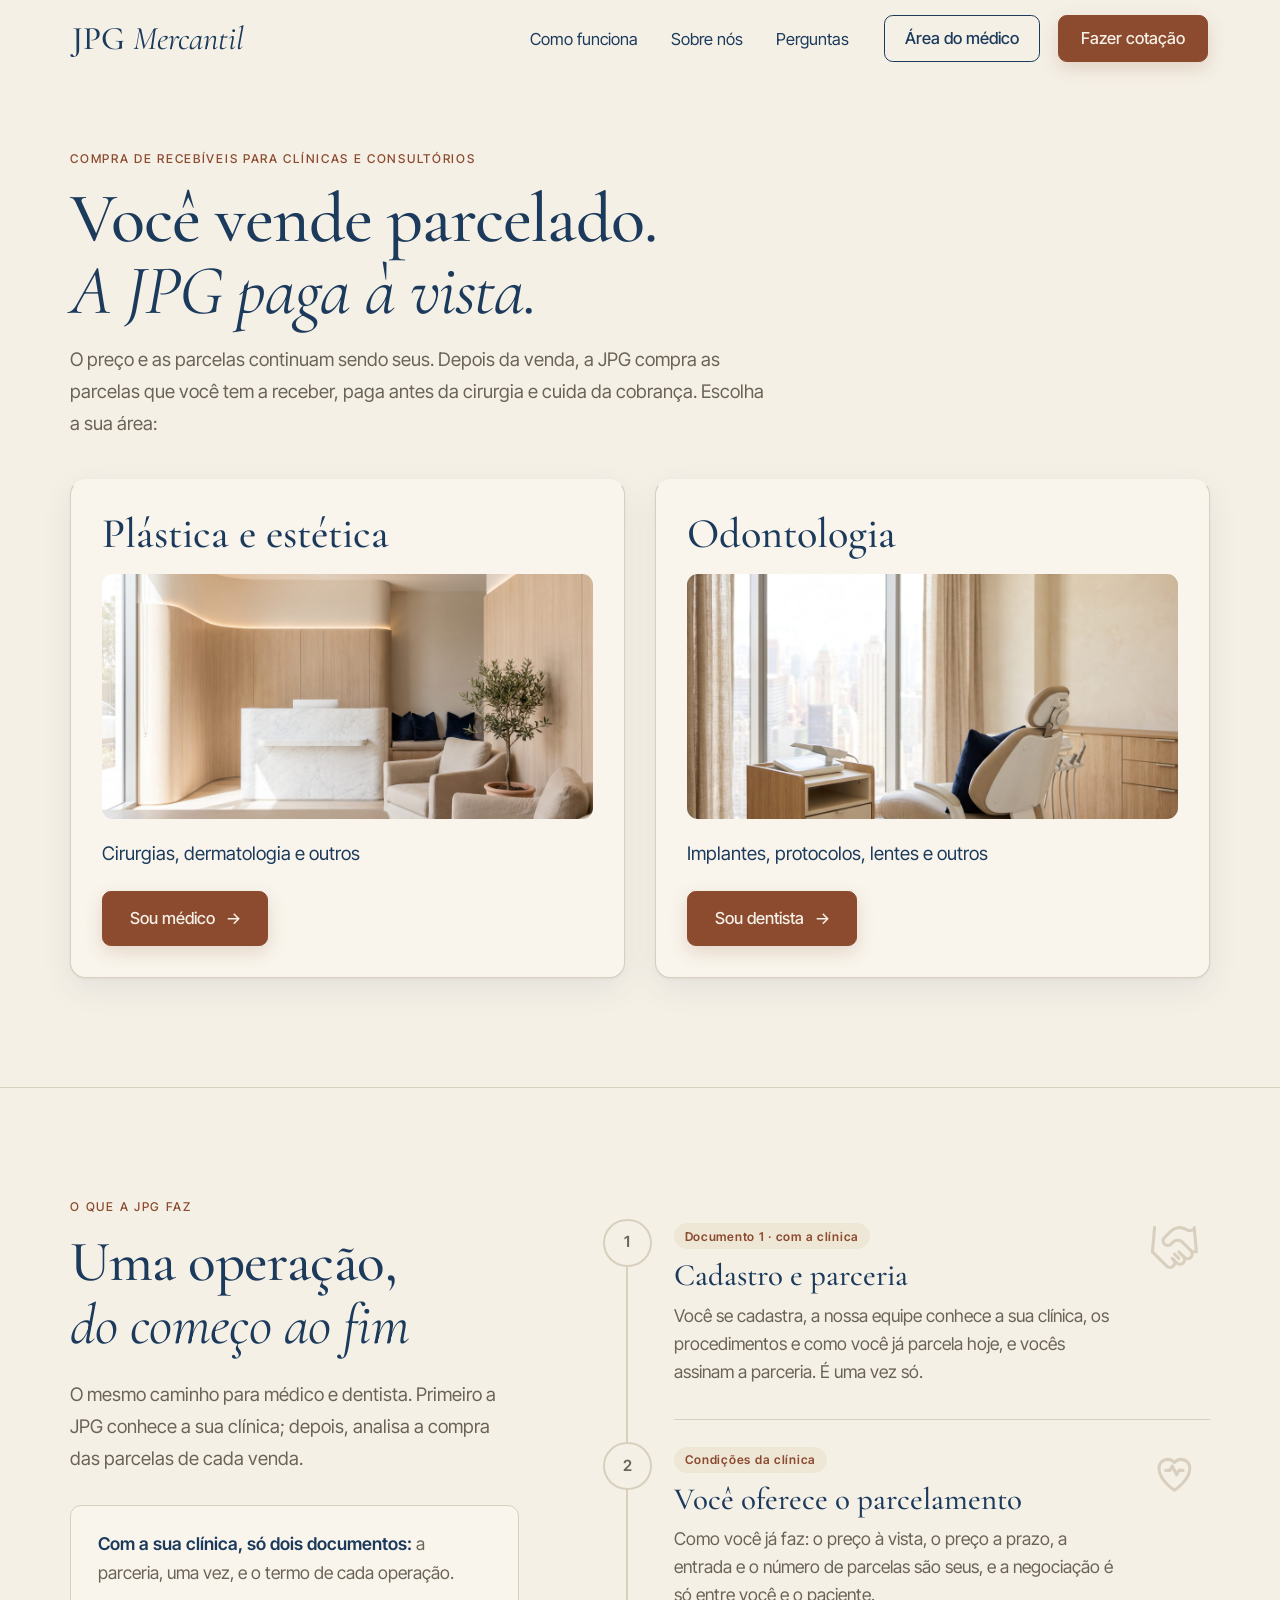
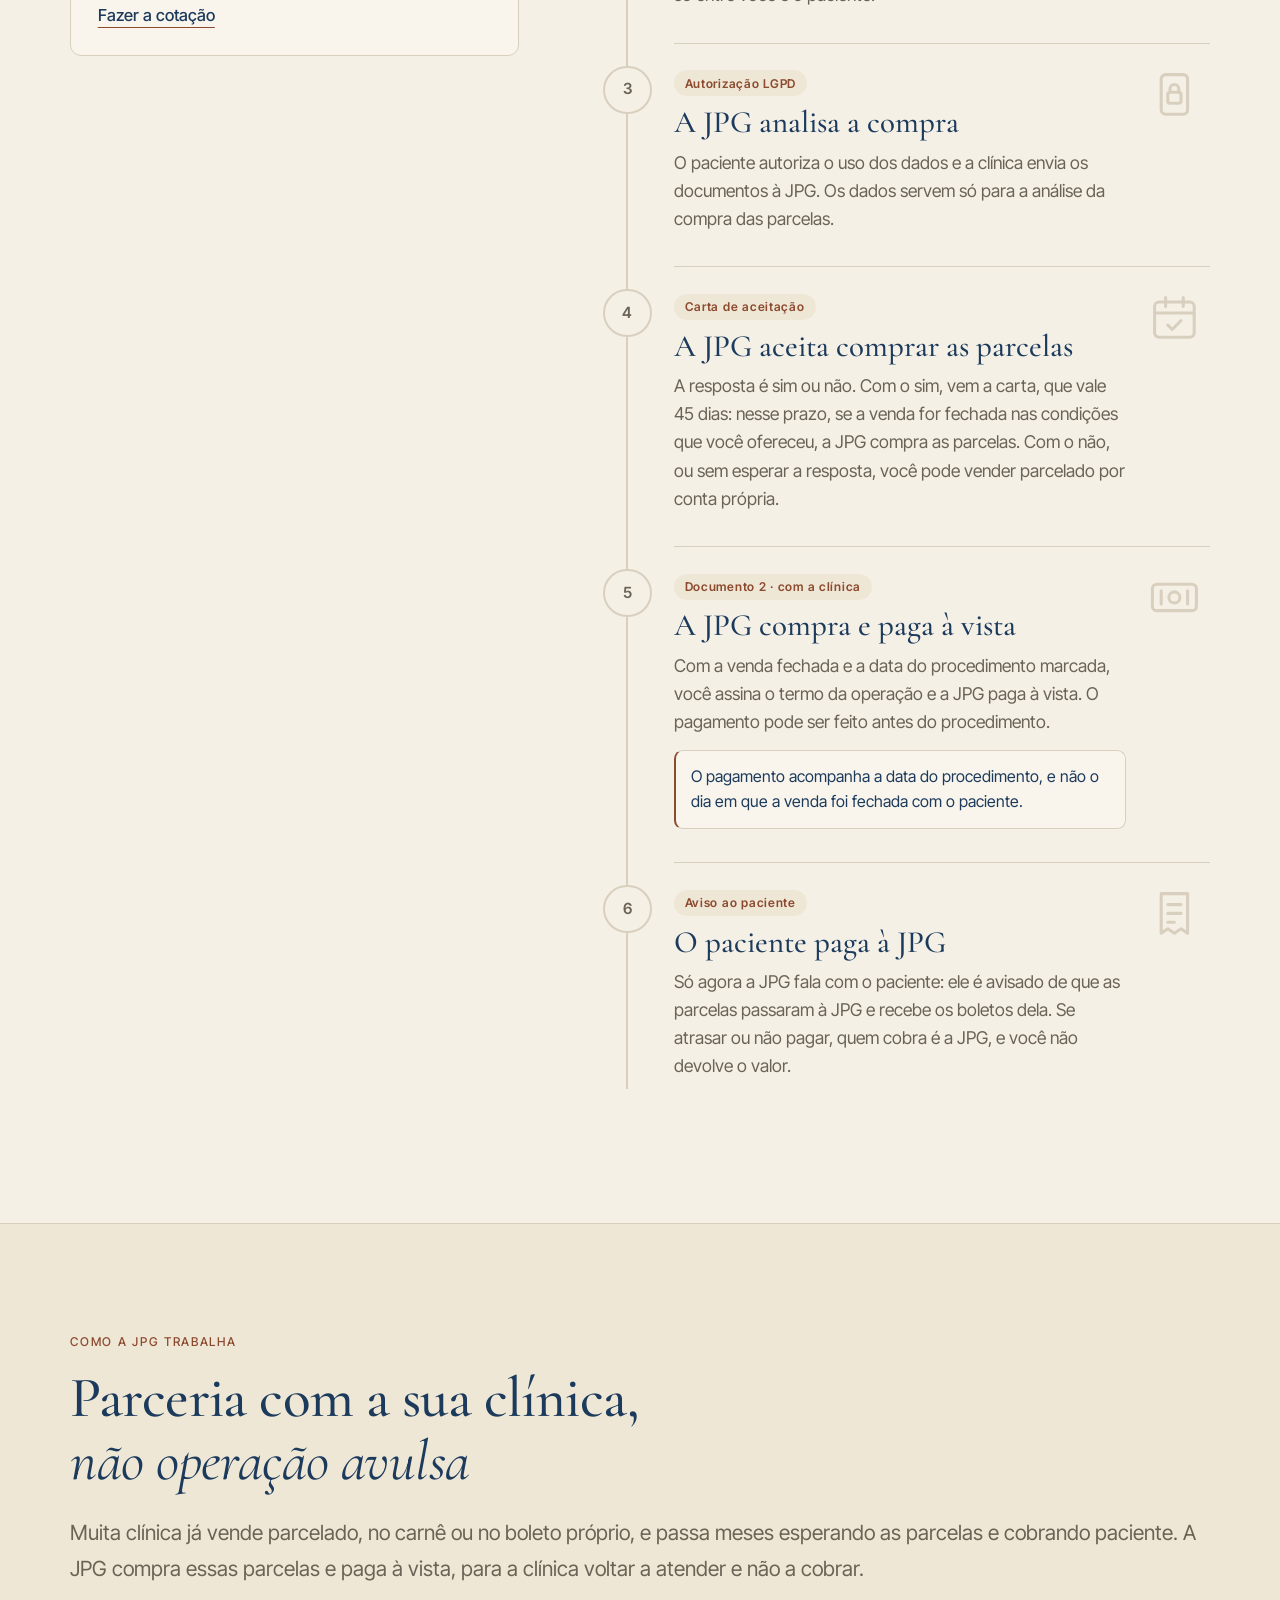
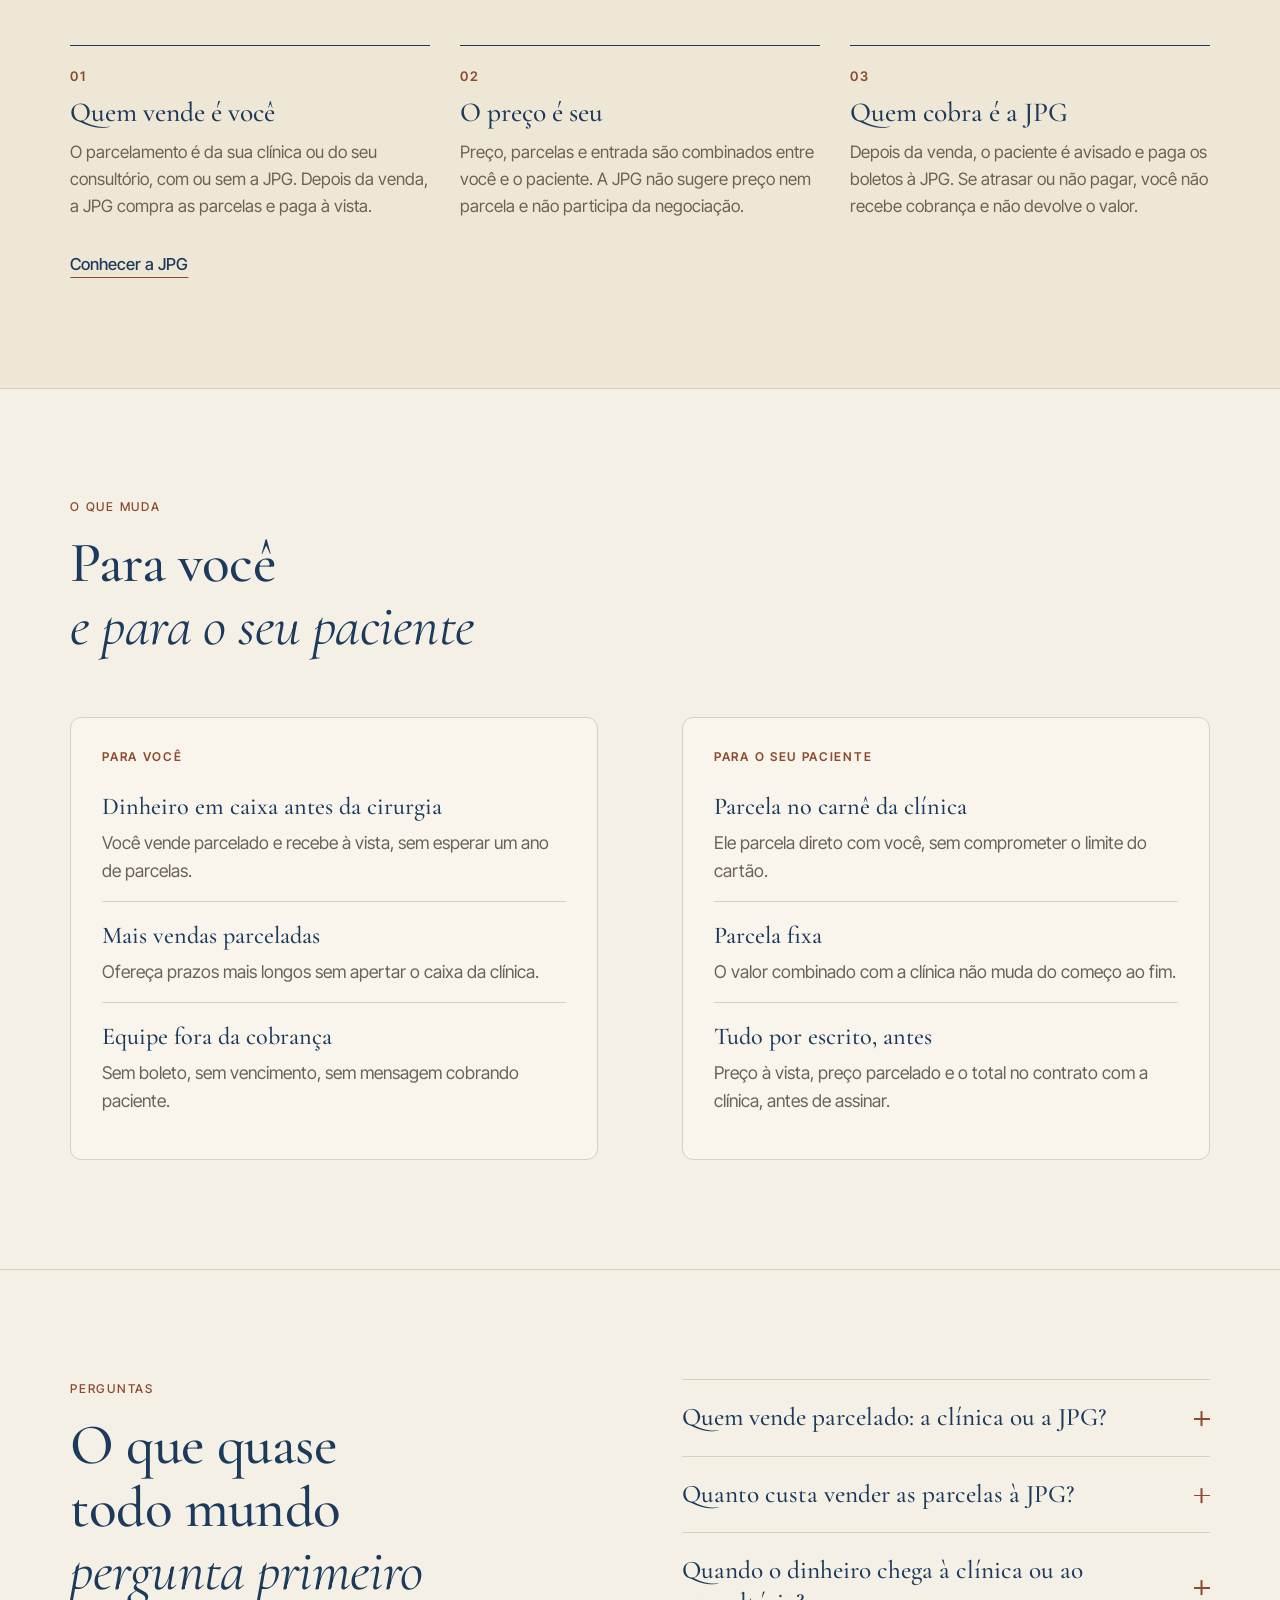
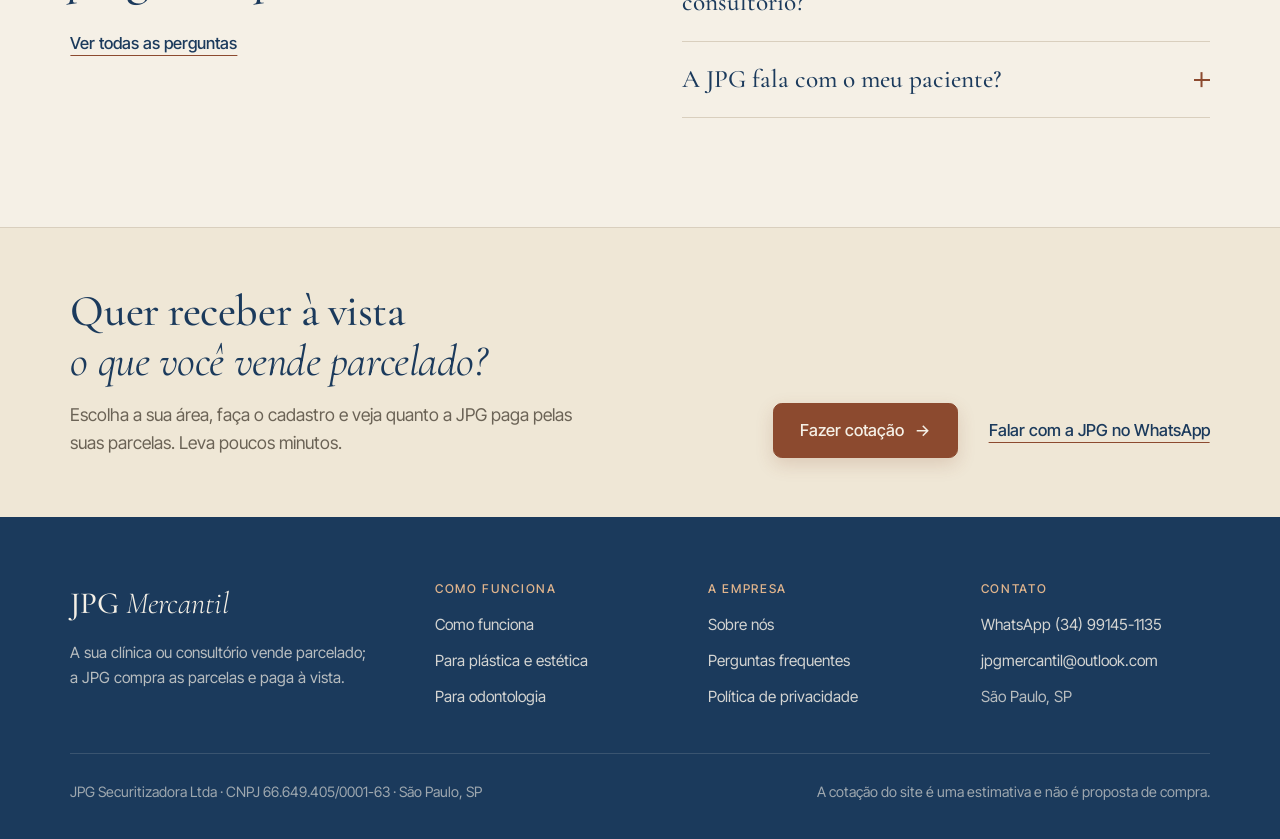
<file: index.html>
<!DOCTYPE html><html lang="pt-BR"> <head><meta charset="utf-8"><meta name="viewport" content="width=device-width, initial-scale=1"><title>JPG Mercantil · Você vende parcelado, recebe à vista</title><meta name="description" content="A sua clínica ou consultório vende o procedimento parcelado, com o preço e as parcelas que define. A JPG Mercantil compra as parcelas e paga à vista, antes da cirurgia."><link rel="canonical" href="https://jpgmercantil.com.br/"><meta property="og:type" content="website"><meta property="og:locale" content="pt_BR"><meta property="og:site_name" content="JPG Mercantil"><meta property="og:title" content="JPG Mercantil · Você vende parcelado, recebe à vista"><meta property="og:description" content="A sua clínica ou consultório vende o procedimento parcelado, com o preço e as parcelas que define. A JPG Mercantil compra as parcelas e paga à vista, antes da cirurgia."><meta property="og:url" content="https://jpgmercantil.com.br/"><script type="application/ld+json">{"@context":"https://schema.org","@type":"Organization","name":"JPG Mercantil","legalName":"JPG Securitizadora Ltda","taxID":"66.649.405/0001-63","url":"https://jpgmercantil.com.br/","logo":"https://jpgmercantil.com.br/apple-touch-icon.png","email":"jpgmercantil@outlook.com","telephone":"+55-34-99145-1135","address":{"@type":"PostalAddress","addressLocality":"São Paulo","addressRegion":"SP","addressCountry":"BR"}}</script><link rel="icon" type="image/png" href="favicon.png"><link rel="apple-touch-icon" href="apple-touch-icon.png"><link rel="preconnect" href="https://fonts.googleapis.com"><link rel="preconnect" href="https://fonts.gstatic.com" crossorigin><!-- Só os pesos usados: Cormorant 400/500/600 e 300 itálico; Inter Tight 400/500/600. --><link rel="stylesheet" href="https://fonts.googleapis.com/css2?family=Cormorant+Garamond:ital,wght@0,400;0,500;0,600;1,300&family=Inter+Tight:wght@400;500;600&display=swap"><script>document.documentElement.classList.add('js');</script><link rel="stylesheet" href="assets/dentistas.Bc881p_T.css">
<link rel="stylesheet" href="assets/dentistas.BLoOt-vA.css">
<style>.lede[data-astro-cid-huc2lya7]{margin-top:20px}
</style>
<link rel="stylesheet" href="assets/index.CnAGY2ml.css">
<style>.fechamento[data-astro-cid-zotfx2v4]{background:var(--papel-2);border-top:1px solid var(--borda);padding:clamp(40px,6vh,64px) clamp(20px,5vw,64px)}.fechamento-wrap[data-astro-cid-zotfx2v4]{display:flex;flex-wrap:wrap;align-items:flex-end;justify-content:space-between;gap:28px 48px}.titulo[data-astro-cid-zotfx2v4]{font-size:clamp(28px,3.2vw,40px);line-height:1.12}p[data-astro-cid-zotfx2v4]{margin-top:14px;color:var(--slate);max-width:52ch}.fechamento-acoes[data-astro-cid-zotfx2v4]{display:flex;flex-wrap:wrap;align-items:center;gap:16px 28px}
</style></head> <body>  <header class="nav" id="nav" data-astro-cid-5blmo7yk> <div class="nav-wrap" data-astro-cid-5blmo7yk> <div class="nav-marca" data-astro-cid-5blmo7yk> <a href="index.html" class="nav-logo" aria-label="JPG Mercantil, início" data-astro-cid-5blmo7yk>JPG <em data-astro-cid-5blmo7yk>Mercantil</em></a>  </div> <nav aria-label="Principal" id="nav-menu" data-astro-cid-5blmo7yk> <ul class="nav-links" data-astro-cid-5blmo7yk> <li data-astro-cid-5blmo7yk><a href="index.html#como-funciona" data-astro-cid-5blmo7yk>Como funciona</a></li><li data-astro-cid-5blmo7yk><a href="sobre.html" data-astro-cid-5blmo7yk>Sobre nós</a></li><li data-astro-cid-5blmo7yk><a href="perguntas.html" data-astro-cid-5blmo7yk>Perguntas</a></li> <li class="nav-so-celular" data-astro-cid-5blmo7yk><a href="area-do-medico.html" data-astro-cid-5blmo7yk>Área do médico</a></li> </ul> </nav> <a href="area-do-medico.html" class="btn btn-contorno nav-medico" data-astro-cid-5blmo7yk>Área do médico</a> <a href="area-do-medico.html" class="nav-medico-icone" aria-label="Área do médico" title="Área do médico" data-astro-cid-5blmo7yk> <svg viewBox="0 0 24 24" width="20" height="20" aria-hidden="true" fill="none" stroke="currentColor" stroke-width="1.6" stroke-linecap="round" data-astro-cid-5blmo7yk> <circle cx="12" cy="8.5" r="3.6" data-astro-cid-5blmo7yk></circle><path d="M5 20c.8-3.7 3.6-5.6 7-5.6s6.2 1.9 7 5.6" data-astro-cid-5blmo7yk></path> </svg> </a> <button type="button" class="btn nav-cta" data-escolher-area data-astro-cid-5blmo7yk>Fazer cotação</button> <button type="button" class="nav-botao" id="nav-botao" aria-expanded="false" aria-controls="nav-menu" data-astro-cid-5blmo7yk> <span class="sr" data-astro-cid-5blmo7yk>Abrir menu</span> <span class="traco" aria-hidden="true" data-astro-cid-5blmo7yk></span> </button> </div> </header> <!-- Antes de qualquer cotação fora da landing de um público: médico ou dentista? --> <dialog class="escolha-area" id="escolha-area" aria-labelledby="escolha-area-titulo" data-astro-cid-5blmo7yk> <div class="escolha-area-corpo" data-astro-cid-5blmo7yk> <div class="escolha-area-topo" data-astro-cid-5blmo7yk> <div data-astro-cid-5blmo7yk> <p class="escolha-area-eyebrow" data-astro-cid-5blmo7yk>Fazer uma cotação</p> <h2 class="escolha-area-titulo" id="escolha-area-titulo" data-astro-cid-5blmo7yk>Você é <em data-astro-cid-5blmo7yk>médico</em> ou <em data-astro-cid-5blmo7yk>dentista?</em></h2> </div> <button type="button" class="escolha-area-fechar" data-fechar-escolha aria-label="Fechar" data-astro-cid-5blmo7yk>&times;</button> </div> <div class="escolha-area-opcoes" data-astro-cid-5blmo7yk> <a href="simulador.html" class="escolha-area-opcao" data-astro-cid-5blmo7yk> <img src="img/v10/porta-estetica.jpg" alt="" width="640" height="427" loading="lazy" data-astro-cid-5blmo7yk> <span class="escolha-area-rotulo" data-astro-cid-5blmo7yk>Plástica e estética <span class="escolha-area-seta" aria-hidden="true" data-astro-cid-5blmo7yk>&#8594;</span></span> <span class="escolha-area-texto" data-astro-cid-5blmo7yk>Cirurgias, dermatologia e outros. Cadastro com CRM.</span> </a> <a href="simulador-dentistas.html" class="escolha-area-opcao" data-astro-cid-5blmo7yk> <img src="img/v10/porta-odonto.jpg" alt="" width="640" height="427" loading="lazy" data-astro-cid-5blmo7yk> <span class="escolha-area-rotulo" data-astro-cid-5blmo7yk>Odontologia <span class="escolha-area-seta" aria-hidden="true" data-astro-cid-5blmo7yk>&#8594;</span></span> <span class="escolha-area-texto" data-astro-cid-5blmo7yk>Implantes, protocolos, lentes e outros. Cadastro com CRO.</span> </a> </div> </div> </dialog> <script type="module">const d="jpg.publico.v1",l=document.getElementById("nav")?.dataset.publico;try{l&&localStorage.setItem(d,l);const e=l||localStorage.getItem(d);if(e==="medicos"||e==="dentistas"){const t=e==="medicos"?"waMedicos":"waDentistas";document.querySelectorAll("a[data-wa-medicos]").forEach(n=>{n.dataset[t]&&(n.href=n.dataset[t])})}}catch{}const o=document.getElementById("nav"),i=()=>o?.classList.toggle("rolado",window.scrollY>24);i();window.addEventListener("scroll",i,{passive:!0});const s=document.getElementById("nav-botao"),r=s?.querySelector(".sr"),c=e=>{o?.classList.toggle("aberto",e),s?.setAttribute("aria-expanded",String(e)),r&&(r.textContent=e?"Fechar menu":"Abrir menu")};s?.addEventListener("click",()=>c(!o?.classList.contains("aberto")));o?.querySelectorAll(".nav-links a").forEach(e=>e.addEventListener("click",()=>c(!1)));document.addEventListener("keydown",e=>{e.key==="Escape"&&o?.classList.contains("aberto")&&(c(!1),s?.focus())});const a=document.getElementById("escolha-area");document.addEventListener("click",e=>{!a||!e.target.closest("[data-escolher-area]")||(c(!1),a.showModal())});a?.addEventListener("click",e=>{const t=e.target;(t===a||t.closest("[data-fechar-escolha]"))&&a.close()});</script>  <main data-astro-cid-j7pv25f6> <section class="sec primeira escolha" id="escolha" data-astro-cid-j7pv25f6> <div class="wrap" data-astro-cid-j7pv25f6> <div class="escolha-topo" data-astro-cid-j7pv25f6> <p class="eyebrow reveal" data-astro-cid-j7pv25f6>Compra de recebíveis para clínicas e consultórios</p> <h1 class="escolha-titulo reveal rd1" data-astro-cid-j7pv25f6>Você vende parcelado. <em data-astro-cid-j7pv25f6>A JPG paga à vista.</em></h1> <p class="lede reveal rd2" data-astro-cid-j7pv25f6>
O preço e as parcelas continuam sendo seus. Depois da venda, a JPG compra as parcelas que você tem a receber,
            paga antes da cirurgia e cuida da cobrança. Escolha a sua área:
</p> </div> <ul class="portas" data-astro-cid-j7pv25f6> <li class="reveal rd1" data-astro-cid-j7pv25f6> <a href="medicos.html" class="porta" data-astro-cid-j7pv25f6> <h2 class="porta-titulo" data-astro-cid-j7pv25f6>Plástica e estética</h2> <div class="porta-foto" data-astro-cid-j7pv25f6><img src="img/v10/porta-estetica.jpg" alt="Recepção de uma clínica de estética, com balcão de mármore e poltronas" width="1320" height="880" loading="eager" decoding="async" data-astro-cid-j7pv25f6></div> <p class="porta-texto" data-astro-cid-j7pv25f6>Cirurgias, dermatologia e outros</p> <span class="btn porta-botao" data-astro-cid-j7pv25f6>Sou médico<span class="seta" aria-hidden="true" data-astro-cid-j7pv25f6>&#8594;</span></span> </a> </li><li class="reveal rd2" data-astro-cid-j7pv25f6> <a href="dentistas.html" class="porta" data-astro-cid-j7pv25f6> <h2 class="porta-titulo" data-astro-cid-j7pv25f6>Odontologia</h2> <div class="porta-foto" data-astro-cid-j7pv25f6><img src="img/v10/porta-odonto.jpg" alt="Consultório odontológico com a cadeira e o scanner intraoral" width="1320" height="880" loading="lazy" decoding="async" data-astro-cid-j7pv25f6></div> <p class="porta-texto" data-astro-cid-j7pv25f6>Implantes, protocolos, lentes e outros</p> <span class="btn porta-botao" data-astro-cid-j7pv25f6>Sou dentista<span class="seta" aria-hidden="true" data-astro-cid-j7pv25f6>&#8594;</span></span> </a> </li> </ul> </div> </section> <section class="sec" id="como-funciona" data-astro-cid-j7pv25f6> <div class="wrap faz-grid" data-astro-cid-j7pv25f6> <div class="faz-texto" data-astro-cid-j7pv25f6> <div class="reveal" data-astro-cid-huc2lya7> <p class="eyebrow" data-astro-cid-huc2lya7>O que a JPG faz</p> <h2 class="titulo" data-astro-cid-huc2lya7="true">Uma operação,<br data-astro-cid-huc2lya7><em data-astro-cid-huc2lya7>do começo ao fim</em></h2> <p class="lede" data-astro-cid-huc2lya7>O mesmo caminho para médico e dentista. Primeiro a JPG conhece a sua clínica; depois, analisa a compra das parcelas de cada venda.</p> </div>  <div class="faz-resumo caixa reveal rd2" data-astro-cid-j7pv25f6> <p data-astro-cid-j7pv25f6><strong data-astro-cid-j7pv25f6>Com a sua clínica, só dois documentos:</strong> a parceria, uma vez, e o termo de cada operação.</p> <button type="button" class="link" data-escolher-area data-astro-cid-j7pv25f6>Fazer a cotação</button> </div> </div> <ol class="passos" data-passo-a-passo data-astro-cid-zyauhzzd> <span class="passos-trilho" aria-hidden="true" data-astro-cid-zyauhzzd><span class="passos-linha" data-astro-cid-zyauhzzd></span></span> <li class="passo" data-passo data-astro-cid-zyauhzzd> <span class="passo-marca" aria-hidden="true" data-astro-cid-zyauhzzd><span data-astro-cid-zyauhzzd>1</span></span> <div class="passo-corpo" data-astro-cid-zyauhzzd> <p class="passo-doc" data-astro-cid-zyauhzzd>Documento 1 · com a clínica</p> <h3 class="passo-titulo" data-astro-cid-zyauhzzd>Cadastro e parceria</h3> <p class="passo-texto" data-astro-cid-zyauhzzd>Você se cadastra, a nossa equipe conhece a sua clínica, os procedimentos e como você já parcela hoje, e vocês assinam a parceria. É uma vez só.</p>  </div> <svg class="passo-icone" viewBox="0 0 24 24" aria-hidden="true" data-astro-cid-zyauhzzd><path d="m11 17 2 2a1 1 0 1 0 3-3"/><path d="m14 14 2.5 2.5a1 1 0 1 0 3-3l-3.88-3.88a3 3 0 0 0-4.24 0l-.88.88a1 1 0 1 1-3-3l2.81-2.81a5.79 5.79 0 0 1 7.06-.87l.47.28a2 2 0 0 0 1.42.25L21 4"/><path d="m21 3 1 11h-2"/><path d="M3 3 2 14l6.5 6.5a1 1 0 1 0 3-3"/><path d="M12 15l2 2"/></svg> </li><li class="passo" data-passo data-astro-cid-zyauhzzd> <span class="passo-marca" aria-hidden="true" data-astro-cid-zyauhzzd><span data-astro-cid-zyauhzzd>2</span></span> <div class="passo-corpo" data-astro-cid-zyauhzzd> <p class="passo-doc" data-astro-cid-zyauhzzd>Condições da clínica</p> <h3 class="passo-titulo" data-astro-cid-zyauhzzd>Você oferece o parcelamento</h3> <p class="passo-texto" data-astro-cid-zyauhzzd>Como você já faz: o preço à vista, o preço a prazo, a entrada e o número de parcelas são seus, e a negociação é só entre você e o paciente.</p>  </div> <svg class="passo-icone" viewBox="0 0 24 24" aria-hidden="true" data-astro-cid-zyauhzzd><path d="M12 21s-7-4.5-7-10a4 4 0 0 1 7-2.6A4 4 0 0 1 19 11c0 5.5-7 10-7 10z"/><path d="M8 12h2l1-2 2 4 1-2h2"/></svg> </li><li class="passo" data-passo data-astro-cid-zyauhzzd> <span class="passo-marca" aria-hidden="true" data-astro-cid-zyauhzzd><span data-astro-cid-zyauhzzd>3</span></span> <div class="passo-corpo" data-astro-cid-zyauhzzd> <p class="passo-doc" data-astro-cid-zyauhzzd>Autorização LGPD</p> <h3 class="passo-titulo" data-astro-cid-zyauhzzd>A JPG analisa a compra</h3> <p class="passo-texto" data-astro-cid-zyauhzzd>O paciente autoriza o uso dos dados e a clínica envia os documentos à JPG. Os dados servem só para a análise da compra das parcelas.</p>  </div> <svg class="passo-icone" viewBox="0 0 24 24" aria-hidden="true" data-astro-cid-zyauhzzd><rect x="6" y="3" width="12" height="18" rx="2"/><rect x="9" y="11" width="6" height="5" rx="1"/><path d="M10 11V9.5a2 2 0 0 1 4 0V11"/></svg> </li><li class="passo" data-passo data-astro-cid-zyauhzzd> <span class="passo-marca" aria-hidden="true" data-astro-cid-zyauhzzd><span data-astro-cid-zyauhzzd>4</span></span> <div class="passo-corpo" data-astro-cid-zyauhzzd> <p class="passo-doc" data-astro-cid-zyauhzzd>Carta de aceitação</p> <h3 class="passo-titulo" data-astro-cid-zyauhzzd>A JPG aceita comprar as parcelas</h3> <p class="passo-texto" data-astro-cid-zyauhzzd>A resposta é sim ou não. Com o sim, vem a carta, que vale 45 dias: nesse prazo, se a venda for fechada nas condições que você ofereceu, a JPG compra as parcelas. Com o não, ou sem esperar a resposta, você pode vender parcelado por conta própria.</p>  </div> <svg class="passo-icone" viewBox="0 0 24 24" aria-hidden="true" data-astro-cid-zyauhzzd><rect x="3" y="5" width="18" height="16" rx="2"/><path d="M3 10h18M8 3v4M16 3v4"/><path d="M9 15.5l2 2 4-4"/></svg> </li><li class="passo" data-passo data-astro-cid-zyauhzzd> <span class="passo-marca" aria-hidden="true" data-astro-cid-zyauhzzd><span data-astro-cid-zyauhzzd>5</span></span> <div class="passo-corpo" data-astro-cid-zyauhzzd> <p class="passo-doc" data-astro-cid-zyauhzzd>Documento 2 · com a clínica</p> <h3 class="passo-titulo" data-astro-cid-zyauhzzd>A JPG compra e paga à vista</h3> <p class="passo-texto" data-astro-cid-zyauhzzd>Com a venda fechada e a data do procedimento marcada, você assina o termo da operação e a JPG paga à vista. O pagamento pode ser feito antes do procedimento.</p> <p class="passo-extra" data-astro-cid-zyauhzzd>O pagamento acompanha a data do procedimento, e não o dia em que a venda foi fechada com o paciente.</p> </div> <svg class="passo-icone" viewBox="0 0 24 24" aria-hidden="true" data-astro-cid-zyauhzzd><rect x="2" y="6" width="20" height="12" rx="2"/><circle cx="12" cy="12" r="2.5"/><path d="M6 9v6M18 9v6"/></svg> </li><li class="passo" data-passo data-astro-cid-zyauhzzd> <span class="passo-marca" aria-hidden="true" data-astro-cid-zyauhzzd><span data-astro-cid-zyauhzzd>6</span></span> <div class="passo-corpo" data-astro-cid-zyauhzzd> <p class="passo-doc" data-astro-cid-zyauhzzd>Aviso ao paciente</p> <h3 class="passo-titulo" data-astro-cid-zyauhzzd>O paciente paga à JPG</h3> <p class="passo-texto" data-astro-cid-zyauhzzd>Só agora a JPG fala com o paciente: ele é avisado de que as parcelas passaram à JPG e recebe os boletos dela. Se atrasar ou não pagar, quem cobra é a JPG, e você não devolve o valor.</p>  </div> <svg class="passo-icone" viewBox="0 0 24 24" aria-hidden="true" data-astro-cid-zyauhzzd><path d="M6 3h12v18l-3-2-3 2-3-2-3 2z"/><path d="M9 8h6M9 12h6M9 16h3"/></svg> </li> </ol> <script type="module">const i=matchMedia("(prefers-reduced-motion: reduce)").matches;for(const t of document.querySelectorAll("[data-passo-a-passo]")){let s=function(){o=!1;const e=t.getBoundingClientRect(),d=innerHeight*.6,r=i?1:Math.min(1,Math.max(0,(d-e.top)/e.height));t.style.setProperty("--progresso",r.toFixed(3));const p=e.top+r*e.height;for(const n of l){const c=n.querySelector(".passo-marca").getBoundingClientRect();n.classList.toggle("aceso",i||c.top+c.height/2<=p+4)}};var u=s;const l=[...t.querySelectorAll("[data-passo]")];let o=!1;const a=()=>{o||(o=!0,requestAnimationFrame(s))};addEventListener("scroll",a,{passive:!0}),addEventListener("resize",a),s()}</script>  </div> </section> <section class="sec jeito" id="como-trabalhamos" data-astro-cid-j7pv25f6> <div class="wrap" data-astro-cid-j7pv25f6> <div class="topo topo-largo" data-astro-cid-j7pv25f6> <div class="reveal" data-astro-cid-huc2lya7> <p class="eyebrow" data-astro-cid-huc2lya7>Como a JPG trabalha</p> <h2 class="titulo" data-astro-cid-huc2lya7="true">Parceria com a sua clínica,<br data-astro-cid-huc2lya7><em data-astro-cid-huc2lya7>não operação avulsa</em></h2> <p class="lede" data-astro-cid-huc2lya7>Muita clínica já vende parcelado, no carnê ou no boleto próprio, e passa meses esperando as parcelas e cobrando paciente. A JPG compra essas parcelas e paga à vista, para a clínica voltar a atender e não a cobrar.</p> </div>  </div> <ol class="jeito-lista" data-astro-cid-j7pv25f6> <li class="reveal rd1" data-astro-cid-j7pv25f6> <h3 data-astro-cid-j7pv25f6>Quem vende é você</h3> <p data-astro-cid-j7pv25f6>O parcelamento é da sua clínica ou do seu consultório, com ou sem a JPG. Depois da venda, a JPG compra as parcelas e paga à vista.</p> </li><li class="reveal rd2" data-astro-cid-j7pv25f6> <h3 data-astro-cid-j7pv25f6>O preço é seu</h3> <p data-astro-cid-j7pv25f6>Preço, parcelas e entrada são combinados entre você e o paciente. A JPG não sugere preço nem parcela e não participa da negociação.</p> </li><li class="reveal rd3" data-astro-cid-j7pv25f6> <h3 data-astro-cid-j7pv25f6>Quem cobra é a JPG</h3> <p data-astro-cid-j7pv25f6>Depois da venda, o paciente é avisado e paga os boletos à JPG. Se atrasar ou não pagar, você não recebe cobrança e não devolve o valor.</p> </li> </ol> <p class="jeito-link reveal" data-astro-cid-j7pv25f6><a href="sobre.html" class="link" data-astro-cid-j7pv25f6>Conhecer a JPG</a></p> </div> </section> <section class="sec" data-astro-cid-j7pv25f6> <div class="wrap" data-astro-cid-j7pv25f6> <div class="topo" data-astro-cid-j7pv25f6> <div class="reveal" data-astro-cid-huc2lya7> <p class="eyebrow" data-astro-cid-huc2lya7>O que muda</p> <h2 class="titulo" data-astro-cid-huc2lya7="true">Para você<br data-astro-cid-huc2lya7><em data-astro-cid-huc2lya7>e para o seu paciente</em></h2>  </div>  </div> <div class="duas-colunas muda" data-astro-cid-j7pv25f6> <div class="muda-coluna reveal" data-astro-cid-j7pv25f6> <h3 class="muda-titulo" data-astro-cid-j7pv25f6>Para você</h3> <ul data-astro-cid-j7pv25f6> <li data-astro-cid-j7pv25f6><strong data-astro-cid-j7pv25f6>Dinheiro em caixa antes da cirurgia</strong><span data-astro-cid-j7pv25f6>Você vende parcelado e recebe à vista, sem esperar um ano de parcelas.</span></li><li data-astro-cid-j7pv25f6><strong data-astro-cid-j7pv25f6>Mais vendas parceladas</strong><span data-astro-cid-j7pv25f6>Ofereça prazos mais longos sem apertar o caixa da clínica.</span></li><li data-astro-cid-j7pv25f6><strong data-astro-cid-j7pv25f6>Equipe fora da cobrança</strong><span data-astro-cid-j7pv25f6>Sem boleto, sem vencimento, sem mensagem cobrando paciente.</span></li> </ul> </div><div class="muda-coluna reveal" data-astro-cid-j7pv25f6> <h3 class="muda-titulo" data-astro-cid-j7pv25f6>Para o seu paciente</h3> <ul data-astro-cid-j7pv25f6> <li data-astro-cid-j7pv25f6><strong data-astro-cid-j7pv25f6>Parcela no carnê da clínica</strong><span data-astro-cid-j7pv25f6>Ele parcela direto com você, sem comprometer o limite do cartão.</span></li><li data-astro-cid-j7pv25f6><strong data-astro-cid-j7pv25f6>Parcela fixa</strong><span data-astro-cid-j7pv25f6>O valor combinado com a clínica não muda do começo ao fim.</span></li><li data-astro-cid-j7pv25f6><strong data-astro-cid-j7pv25f6>Tudo por escrito, antes</strong><span data-astro-cid-j7pv25f6>Preço à vista, preço parcelado e o total no contrato com a clínica, antes de assinar.</span></li> </ul> </div> </div> </div> </section> <section class="sec" data-astro-cid-j7pv25f6> <div class="wrap duas-colunas" data-astro-cid-j7pv25f6> <div data-astro-cid-j7pv25f6> <div class="reveal" data-astro-cid-huc2lya7> <p class="eyebrow" data-astro-cid-huc2lya7>Perguntas</p> <h2 class="titulo" data-astro-cid-huc2lya7="true">O que quase todo mundo<br data-astro-cid-huc2lya7><em data-astro-cid-huc2lya7>pergunta primeiro</em></h2>  </div>  <p class="perguntas-link reveal" data-astro-cid-j7pv25f6><a href="perguntas.html" class="link" data-astro-cid-j7pv25f6>Ver todas as perguntas</a></p> </div> <div class="reveal rd1" data-astro-cid-j7pv25f6> <div class="perguntas" data-astro-cid-o2oocb7z> <details class="pergunta" data-astro-cid-o2oocb7z> <summary data-astro-cid-o2oocb7z>Quem vende parcelado: a clínica ou a JPG?<span class="sinal" aria-hidden="true" data-astro-cid-o2oocb7z></span></summary> <div class="resposta" data-astro-cid-o2oocb7z> <p data-astro-cid-o2oocb7z>A clínica. O parcelamento é um contrato entre a sua clínica e o paciente, e a JPG não é parte dele. Depois da venda, a JPG compra as parcelas que a clínica tem a receber e paga a você à vista.</p>  </div> </details><details class="pergunta" data-astro-cid-o2oocb7z> <summary data-astro-cid-o2oocb7z>Quanto custa vender as parcelas à JPG?<span class="sinal" aria-hidden="true" data-astro-cid-o2oocb7z></span></summary> <div class="resposta" data-astro-cid-o2oocb7z> <p data-astro-cid-o2oocb7z>Depende de cada venda: do número de parcelas e das condições da parceria com a sua clínica.</p><p data-astro-cid-o2oocb7z>Na cotação você informa a parcela que cobra e em quantas vezes vendeu, e vê quanto receberia à vista, antes de qualquer compromisso.</p>  </div> </details><details class="pergunta" data-astro-cid-o2oocb7z> <summary data-astro-cid-o2oocb7z>Quando o dinheiro chega à clínica ou ao consultório?<span class="sinal" aria-hidden="true" data-astro-cid-o2oocb7z></span></summary> <div class="resposta" data-astro-cid-o2oocb7z> <p data-astro-cid-o2oocb7z>À vista. Você assina o termo da operação e o pagamento pode ser feito antes da data marcada para a cirurgia ou o procedimento.</p><p data-astro-cid-o2oocb7z>O pagamento acompanha a data da cirurgia, e não o dia em que a venda foi fechada entre a clínica e o paciente.</p>  </div> </details><details class="pergunta" data-astro-cid-o2oocb7z> <summary data-astro-cid-o2oocb7z>A JPG fala com o meu paciente?<span class="sinal" aria-hidden="true" data-astro-cid-o2oocb7z></span></summary> <div class="resposta" data-astro-cid-o2oocb7z> <p data-astro-cid-o2oocb7z>Só depois da venda. O paciente negocia e fecha tudo com a sua clínica, e a JPG não participa dessa conversa.</p><p data-astro-cid-o2oocb7z>Quando compra as parcelas, a JPG avisa o paciente de que passou a recebê-las. A partir daí, ela cuida dos boletos e da cobrança.</p>  </div> </details> </div>  </div> </div> </section> </main> <section class="fechamento" data-astro-cid-zotfx2v4> <div class="wrap fechamento-wrap reveal" data-astro-cid-zotfx2v4> <div data-astro-cid-zotfx2v4> <h2 class="titulo" data-astro-cid-zotfx2v4>Quer receber à vista<br data-astro-cid-zotfx2v4><em data-astro-cid-zotfx2v4>o que você vende parcelado?</em></h2> <p data-astro-cid-zotfx2v4>Escolha a sua área, faça o cadastro e veja quanto a JPG paga pelas suas parcelas. Leva poucos minutos.</p> </div> <div class="fechamento-acoes" data-astro-cid-zotfx2v4> <!-- Antes da cotação, a pessoa escolhe se é médico ou dentista (janela no Navbar, V8-05). --> <button type="button" class="btn" data-escolher-area data-astro-cid-zotfx2v4>Fazer cotação<span class="seta" aria-hidden="true" data-astro-cid-zotfx2v4>&#8594;</span></button> <a href="https://wa.me/5534991451135?text=Ol%C3%A1!%20Vim%20pelo%20site%20da%20JPG%20Mercantil%20e%20quero%20entender%20como%20a%20JPG%20funciona%20para%20a%20minha%20cl%C3%ADnica." data-wa-medicos="https://wa.me/5534991451135?text=Ol%C3%A1!%20Vim%20pelo%20site%20da%20JPG%20Mercantil.%20Sou%20m%C3%A9dico%2C%20vendo%20parcelado%20e%20quero%20entender%20como%20a%20JPG%20compra%20as%20parcelas%20da%20minha%20cl%C3%ADnica." data-wa-dentistas="https://wa.me/5534991451135?text=Ol%C3%A1!%20Vim%20pelo%20site%20da%20JPG%20Mercantil.%20Sou%20dentista%2C%20vendo%20parcelado%20e%20quero%20entender%20como%20a%20JPG%20compra%20as%20parcelas%20do%20meu%20consult%C3%B3rio." class="link" target="_blank" rel="noopener" data-astro-cid-zotfx2v4>Falar com a JPG no WhatsApp</a> </div> </div> </section>  <footer class="rodape" data-astro-cid-wamvvw7j> <div class="wrap" data-astro-cid-wamvvw7j> <div class="rodape-grade" data-astro-cid-wamvvw7j> <div class="rodape-marca" data-astro-cid-wamvvw7j> <a href="index.html" class="rodape-logo" data-astro-cid-wamvvw7j>JPG <em data-astro-cid-wamvvw7j>Mercantil</em></a> <p data-astro-cid-wamvvw7j>A sua clínica ou consultório vende parcelado; a JPG compra as parcelas e paga à vista.</p> </div> <nav aria-label="Como funciona" data-astro-cid-wamvvw7j> <p class="rodape-titulo" data-astro-cid-wamvvw7j>Como funciona</p> <ul data-astro-cid-wamvvw7j><li data-astro-cid-wamvvw7j><a href="index.html#como-funciona" data-astro-cid-wamvvw7j>Como funciona</a></li><li data-astro-cid-wamvvw7j><a href="medicos.html" data-astro-cid-wamvvw7j>Para plástica e estética</a></li><li data-astro-cid-wamvvw7j><a href="dentistas.html" data-astro-cid-wamvvw7j>Para odontologia</a></li></ul> </nav> <nav aria-label="A empresa" data-astro-cid-wamvvw7j> <p class="rodape-titulo" data-astro-cid-wamvvw7j>A empresa</p> <ul data-astro-cid-wamvvw7j><li data-astro-cid-wamvvw7j><a href="sobre.html" data-astro-cid-wamvvw7j>Sobre nós</a></li><li data-astro-cid-wamvvw7j><a href="perguntas.html" data-astro-cid-wamvvw7j>Perguntas frequentes</a></li><li data-astro-cid-wamvvw7j><a href="privacidade.html" data-astro-cid-wamvvw7j>Política de privacidade</a></li></ul> </nav> <div data-astro-cid-wamvvw7j> <p class="rodape-titulo" data-astro-cid-wamvvw7j>Contato</p> <ul data-astro-cid-wamvvw7j> <li data-astro-cid-wamvvw7j><a href="https://wa.me/5534991451135?text=Ol%C3%A1!%20Vim%20pelo%20site%20da%20JPG%20Mercantil%20e%20quero%20entender%20como%20a%20JPG%20funciona%20para%20a%20minha%20cl%C3%ADnica." data-wa-medicos="https://wa.me/5534991451135?text=Ol%C3%A1!%20Vim%20pelo%20site%20da%20JPG%20Mercantil.%20Sou%20m%C3%A9dico%2C%20vendo%20parcelado%20e%20quero%20entender%20como%20a%20JPG%20compra%20as%20parcelas%20da%20minha%20cl%C3%ADnica." data-wa-dentistas="https://wa.me/5534991451135?text=Ol%C3%A1!%20Vim%20pelo%20site%20da%20JPG%20Mercantil.%20Sou%20dentista%2C%20vendo%20parcelado%20e%20quero%20entender%20como%20a%20JPG%20compra%20as%20parcelas%20do%20meu%20consult%C3%B3rio." class="astro-wamvvw7j" target="_blank" rel="noopener" data-astro-cid-wamvvw7j>WhatsApp (34) 99145-1135</a></li> <li data-astro-cid-wamvvw7j><a href="mailto:jpgmercantil@outlook.com" data-astro-cid-wamvvw7j>jpgmercantil@outlook.com</a></li> <li data-astro-cid-wamvvw7j>São Paulo, SP</li> </ul> </div> </div> <div class="rodape-base" data-astro-cid-wamvvw7j> <p data-astro-cid-wamvvw7j>JPG Securitizadora Ltda · CNPJ 66.649.405/0001-63 · São Paulo, SP</p> <p data-astro-cid-wamvvw7j>A cotação do site é uma estimativa e não é proposta de compra.</p> </div> </div> </footer>   <script type="module">const r=document.querySelectorAll(".reveal");if("IntersectionObserver"in window){const e=new IntersectionObserver(n=>{for(const t of n)t.isIntersecting&&(t.target.classList.add("in"),e.unobserve(t.target))},{rootMargin:"0px 0px -8% 0px"});r.forEach(n=>e.observe(n))}else r.forEach(e=>e.classList.add("in"));</script> </body> </html>
</file>
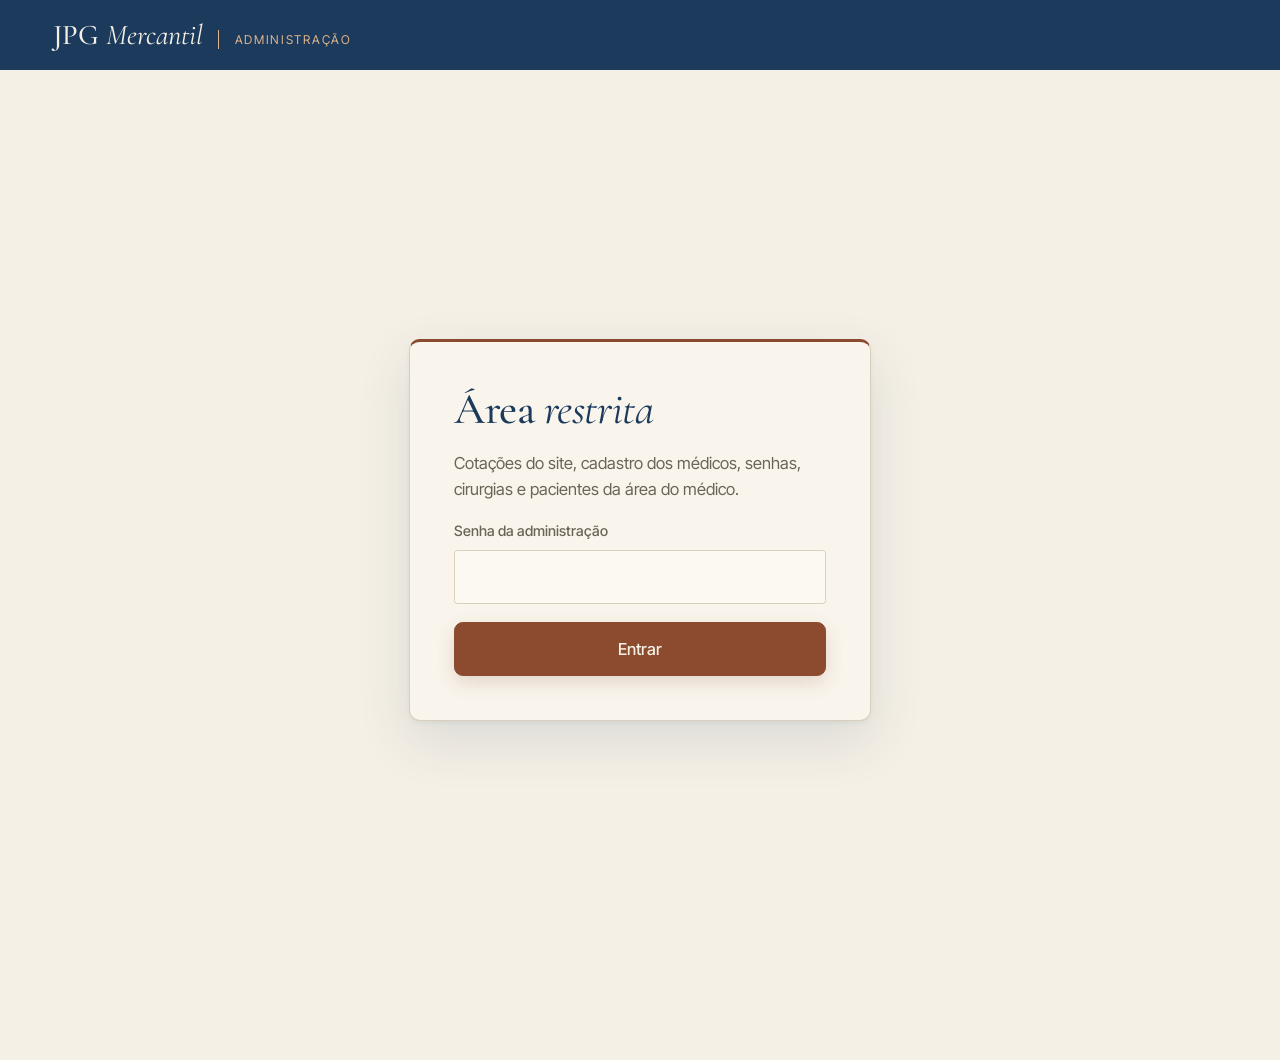
<file: admin.html>
<!DOCTYPE html><html lang="pt-BR"> <head><meta charset="utf-8"><meta name="viewport" content="width=device-width, initial-scale=1"><title>Administração · JPG Mercantil</title><meta name="robots" content="noindex, nofollow"><link rel="icon" type="image/png" href="favicon.png"><link rel="apple-touch-icon" href="apple-touch-icon.png"><link rel="preconnect" href="https://fonts.googleapis.com"><link rel="preconnect" href="https://fonts.gstatic.com" crossorigin><!-- Só os pesos usados: Cormorant 400/500/600 e 300 itálico; Inter Tight 400/500/600. --><link rel="stylesheet" href="https://fonts.googleapis.com/css2?family=Cormorant+Garamond:ital,wght@0,400;0,500;0,600;1,300&family=Inter+Tight:wght@400;500;600&display=swap"><link rel="stylesheet" href="assets/dentistas.Bc881p_T.css">
<link rel="stylesheet" href="assets/admin.DFzAmgHw.css"></head> <body class="adm"> <header class="adm-topo"> <div class="adm-topo-wrap"> <p class="adm-marca"><span class="adm-logo">JPG <em>Mercantil</em></span><span class="adm-rotulo">Administração</span></p> <button type="button" class="adm-sair" id="adm-sair" hidden>Sair</button> </div> </header> <main> <!-- Porta: só a senha --> <section class="adm-porta" id="adm-porta"> <form class="caixa adm-porta-form" id="adm-porta-form" novalidate> <h1 class="titulo">Área <em>restrita</em></h1> <p class="adm-porta-texto">Cotações do site, cadastro dos médicos, senhas, cirurgias e pacientes da área do médico.</p> <label class="campo"> <span>Senha da administração</span> <input type="password" id="adm-senha" autocomplete="current-password" required> </label> <p class="erro" id="adm-erro-porta" role="alert"></p> <button type="submit" class="btn" id="adm-entrar">Entrar</button> </form> </section> <p class="adm-carregando" id="adm-carregando" role="status" hidden>Carregando…</p> <!-- Painel --> <section class="adm-painel" id="adm-painel" hidden> <div class="adm-partes" role="tablist" aria-label="Administração"> <button type="button" role="tab" class="adm-parte" id="parte-cotacoes" aria-controls="adm-cotacoes" aria-selected="true">Cotações <span class="adm-contador" id="adm-n-pendentes" hidden></span></button> <button type="button" role="tab" class="adm-parte" id="parte-cadastros" aria-controls="adm-cadastros" aria-selected="false" tabindex="-1">Médicos</button> </div> <p class="adm-aviso" id="adm-aviso" role="status"></p> <!-- Cotações que chegaram pelo site (/simulador): aprovar cria o login; recusar só marca --> <div class="adm-cotacoes" id="adm-cotacoes" role="tabpanel" aria-labelledby="parte-cotacoes"> <div class="adm-cabeca"> <div> <p class="eyebrow">Pelo site</p> <h2 class="titulo adm-titulo">Cotações</h2> </div> <div class="adm-filtros" role="group" aria-label="Mostrar"> <button type="button" class="adm-filtro" data-filtro="pendente" aria-pressed="true">Para avaliar</button> <button type="button" class="adm-filtro" data-filtro="aprovada" aria-pressed="false">Aprovadas</button> <button type="button" class="adm-filtro" data-filtro="recusada" aria-pressed="false">Recusadas</button> </div> </div> <p class="adm-dica">Cada cadastro feito no simulador do site, com as cirurgias e os valores que a pessoa cotou. Aprovar abre o cadastro do médico já preenchido: falta só a senha.</p> <p class="erro" id="adm-erro-cot" role="alert"></p> <ul class="adm-cots" id="adm-cots"></ul> </div> <div class="adm-cadastros" id="adm-cadastros" role="tabpanel" aria-labelledby="parte-cadastros" hidden> <div class="adm-cabeca"> <div> <p class="eyebrow">Área do médico</p> <h2 class="titulo adm-titulo">Cadastros</h2> </div> <button type="button" class="btn" id="adm-novo">Novo cadastro</button> </div> <div class="adm-grade"> <ul class="adm-lista" id="adm-lista" aria-label="Médicos e dentistas"></ul> <div class="adm-editor caixa" id="adm-editor" hidden> <!-- Cadastro --> <form class="adm-bloco" id="adm-form-medico" novalidate> <div class="adm-bloco-topo"> <h3 class="adm-sub" id="adm-editor-titulo">Novo cadastro</h3> <button type="button" class="adm-fechar" id="adm-fechar" aria-label="Fechar">&times;</button> </div> <input type="hidden" name="id"> <div class="adm-origem" id="adm-origem" hidden></div> <div class="adm-campos"> <label class="campo adm-largo"><span>Nome como aparece</span><input name="nome" required maxlength="80" placeholder="Ex.: Dra. Marina Albuquerque"></label> <label class="campo"><span>Área</span> <select name="especialidade"> <option value="plastica">Cirurgia plástica</option><option value="dermatologia">Dermatologia</option><option value="odontologia">Odontologia</option><option value="outra">Medicina</option> </select> </label> <label class="campo"><span>Conselho</span> <select name="conselho"><option value="CRM">CRM</option><option value="CRO">CRO</option></select> </label> <label class="campo"><span>Número</span><input name="registro" inputmode="numeric" required maxlength="14"></label> <label class="campo"><span>UF</span> <select name="uf" required><option value="">Escolha</option><option value="AC">AC</option><option value="AL">AL</option><option value="AM">AM</option><option value="AP">AP</option><option value="BA">BA</option><option value="CE">CE</option><option value="DF">DF</option><option value="ES">ES</option><option value="GO">GO</option><option value="MA">MA</option><option value="MG">MG</option><option value="MS">MS</option><option value="MT">MT</option><option value="PA">PA</option><option value="PB">PB</option><option value="PE">PE</option><option value="PI">PI</option><option value="PR">PR</option><option value="RJ">RJ</option><option value="RN">RN</option><option value="RO">RO</option><option value="RR">RR</option><option value="RS">RS</option><option value="SC">SC</option><option value="SE">SE</option><option value="SP">SP</option><option value="TO">TO</option></select> </label> <label class="campo"><span>Clínica</span><input name="clinica" maxlength="80"></label> <label class="campo"><span>Cidade</span><input name="cidade" maxlength="60" placeholder="Ex.: São Paulo, SP"></label> <!-- "Com a JPG desde" saiu da área do médico (V14-05): o campo fica guardado, mas não aparece --> <label class="campo" hidden><span>Com a JPG desde <small>(vazio = hoje)</small></span><input name="desde" type="date"></label> <label class="campo"><span>Taxa de deságio <small>(% ao mês)</small></span><input name="desconto" inputmode="decimal" autocomplete="off" maxlength="5" placeholder="3" value="3"></label> <p class="adm-dica adm-largo">Padrão do site: 3% ao mês. Se negociar outra com este médico, escreva aqui (ex.: 2,5): todo "você receberia" da área dele passa a usar esta taxa. O médico não vê a taxa.</p> <label class="campo"><span id="adm-senha-rotulo">Senha de entrada</span><input name="senha" type="text" autocomplete="off" autocapitalize="none" autocorrect="off" spellcheck="false" data-lpignore="true" data-1p-ignore data-bwignore data-form-type="other" minlength="6" placeholder="Mínimo 6 caracteres"></label> <fieldset class="adm-largo adm-marca-campo"> <legend class="adm-sub-2">Logo da clínica</legend> <div class="adm-marca-caixa"> <div class="adm-marca-previa" id="adm-logo-caixa"> <img id="adm-logo-previa" alt="Logo da clínica" hidden> <span id="adm-logo-vazio">Sem logo: no topo da área e no PDF aparece o nome da clínica.</span> </div> <div class="adm-marca-botoes"> <label class="btn btn-contorno adm-marca-escolher">Escolher imagem<input type="file" id="adm-logo-arquivo" accept="image/png,image/jpeg,image/webp"></label> <button type="button" class="link" id="adm-logo-tirar" hidden>Tirar a logo</button> </div> </div> <p class="adm-dica">PNG, JPG ou WebP, de preferência com fundo transparente ou branco. A imagem é reduzida para caber no topo.</p> </fieldset> <label class="adm-check adm-largo"><input type="checkbox" name="ativo" checked> <span>Pode entrar na área (desmarque para esconder sem apagar)</span></label> </div> <p class="adm-dica" id="adm-cores-depois" hidden>As cores da clínica aparecem no fim, depois de salvar o cadastro.</p> <p class="erro" id="adm-erro-medico" role="alert"></p> <div class="adm-acoes"> <button type="submit" class="btn" id="adm-salvar-medico">Salvar cadastro</button> <button type="button" class="adm-perigo" id="adm-apagar-medico" hidden>Apagar cadastro</button> </div> </form> <!-- Cirurgias com preço --> <form class="adm-bloco" id="adm-form-proc" novalidate hidden> <h3 class="adm-sub" id="adm-procs-titulo">Cirurgias com preço</h3> <p class="adm-dica">Aparecem como atalho na simulação: o valor é o total parcelado (sem a entrada).</p> <ul class="adm-procs" id="adm-procs"></ul> <p class="erro" id="adm-erro-proc" role="alert"></p> <div class="adm-acoes"> <button type="button" class="btn btn-contorno" id="adm-mais-proc">Adicionar cirurgia</button> <button type="submit" class="btn" id="adm-salvar-procs">Salvar cirurgias</button> </div> </form> <!-- Pacientes --> <div class="adm-bloco" id="adm-bloco-pac" hidden> <h3 class="adm-sub">Pacientes com a JPG</h3> <p class="adm-dica">O médico vê esta lista na aba "Meus pacientes". Concluído é automático depois da última parcela.</p> <ul class="adm-pacs" id="adm-pacs"></ul> <form class="adm-form-pac" id="adm-form-pac" novalidate> <p class="adm-sub-2" id="adm-pac-titulo">Incluir paciente</p> <input type="hidden" name="id"> <div class="adm-campos"> <label class="campo adm-largo"><span>Nome do paciente</span><input name="nome" required maxlength="80"></label> <label class="campo adm-largo"><span id="adm-pac-cirurgia">Cirurgia</span><input name="cirurgia" required maxlength="80" list="adm-lista-procs"></label> <datalist id="adm-lista-procs"></datalist> <label class="campo"><span>Valor</span><input name="valor" inputmode="numeric" required placeholder="Ex.: 30000"></label> <label class="campo"><span>Parcelas</span> <select name="prazo"><option value="4">4x</option><option value="6">6x</option><option value="8">8x</option><option value="10">10x</option><option value="12" selected>12x</option><option value="15">15x</option><option value="18">18x</option><option value="21">21x</option><option value="24">24x</option></select> </label> <label class="campo"><span>Início do parcelamento</span><input name="inicio" type="date" required></label> <label class="campo"><span>Cancelado em <small>(vazio se não)</small></span><input name="cancelado" type="date"></label> </div> <p class="erro" id="adm-erro-pac" role="alert"></p> <div class="adm-acoes"> <button type="submit" class="btn" id="adm-salvar-pac">Incluir paciente</button> <button type="button" class="link" id="adm-limpar-pac" hidden>Cancelar edição</button> </div> </form> </div> <!-- v16 (2ª rodada): as cores da clínica num bloco só delas, no fim, com o próprio botão de salvar.
                 Valem na área do médico e no PDF (no lugar do azul e da terracota da JPG). --> <form class="adm-bloco adm-cores-campo" id="adm-form-cores" novalidate hidden> <h3 class="adm-sub">Cores da clínica</h3> <p class="adm-dica">Escolha um modelo ou as duas cores da logo da clínica e toque em "Salvar cores": a área do médico e o PDF do paciente passam a abrir com elas (quem já estiver com a área aberta vê ao recarregar).</p> <div class="adm-cores-modelos" id="adm-cores-modelos" role="radiogroup" aria-label="Modelos de cores"> <button type="button" class="adm-cores-modelo" role="radio" aria-checked="false" data-modelo="jpg" data-primaria="#1B3A5C" data-secundaria="#8C4A2F"> <span class="adm-cores-bolas" aria-hidden="true"><span style="background:#1B3A5C"></span><span style="background:#8C4A2F"></span></span> Clássico (JPG) </button><button type="button" class="adm-cores-modelo" role="radio" aria-checked="false" data-modelo="verde" data-primaria="#1F4A42" data-secundaria="#A87B3E"> <span class="adm-cores-bolas" aria-hidden="true"><span style="background:#1F4A42"></span><span style="background:#A87B3E"></span></span> Verde e dourado </button><button type="button" class="adm-cores-modelo" role="radio" aria-checked="false" data-modelo="vinho" data-primaria="#5B1F2D" data-secundaria="#B26B5E"> <span class="adm-cores-bolas" aria-hidden="true"><span style="background:#5B1F2D"></span><span style="background:#B26B5E"></span></span> Vinho e rosé </button><button type="button" class="adm-cores-modelo" role="radio" aria-checked="false" data-modelo="grafite" data-primaria="#2B3138" data-secundaria="#3F7A99"> <span class="adm-cores-bolas" aria-hidden="true"><span style="background:#2B3138"></span><span style="background:#3F7A99"></span></span> Grafite e azul </button> <button type="button" class="adm-cores-modelo" role="radio" aria-checked="false" data-modelo="propria"> <span class="adm-cores-bolas adm-cores-bolas-propria" aria-hidden="true"><span></span><span></span></span>
Escolher as cores
</button> </div> <div class="adm-cores-escolha"> <label class="adm-cor"><span>Cor primária <small>(textos fortes, blocos e os números do PDF)</small></span> <span class="adm-cor-linha"><input type="color" id="adm-cor-primaria" value="#1B3A5C" aria-label="Escolher a cor primária"><input id="adm-cor-primaria-codigo" maxlength="7" spellcheck="false" autocomplete="off" aria-label="Código da cor primária" placeholder="#1B3A5C"></span> </label> <label class="adm-cor"><span>Cor secundária <small>(botões, traços e detalhes)</small></span> <span class="adm-cor-linha"><input type="color" id="adm-cor-secundaria" value="#8C4A2F" aria-label="Escolher a cor secundária"><input id="adm-cor-secundaria-codigo" maxlength="7" spellcheck="false" autocomplete="off" aria-label="Código da cor secundária" placeholder="#8C4A2F"></span> </label> </div> <p class="adm-dica" id="adm-cores-aviso" role="status"></p> <div class="adm-cores-previa" id="adm-cores-previa" aria-label="Prévia das cores"> <div class="acp-topo"><strong id="acp-clinica">Clínica</strong><small>Área do médico</small></div> <div class="acp-corpo"> <span class="acp-aba">Antecipação</span> <div class="acp-cartao"><small>Você receberia à vista</small><b>R$ 42.651,01</b></div> <span class="acp-botao">Gerar PDF para o paciente</span> </div> <div class="acp-pdf"> <span class="acp-pdf-linha"></span> <div class="acp-pdf-destaque"><small>Possibilidades de pagamento</small><b>1 · 10x de R$ 5.000,00</b><b>2 · 12x de R$ 4.200,00</b></div> <span class="acp-pdf-aviso">Importante</span> </div> </div> <p class="adm-dica">O fundo bege e as letras continuam os da JPG.</p> <p class="adm-cores-estado" id="adm-cores-estado" role="status"></p> <p class="erro" id="adm-erro-cores" role="alert"></p> <div class="adm-acoes"> <button type="submit" class="btn" id="adm-salvar-cores">Salvar cores</button> <button type="button" class="link" id="adm-cores-desfazer" hidden>Voltar às cores salvas</button> </div> </form> </div> <div class="adm-vazio caixa" id="adm-vazio"> <p>Escolha um cadastro na lista para editar, ou crie um novo.</p> </div> </div> </div> <!-- Senha da administração --> <details class="adm-senha-admin caixa"> <summary>Trocar a senha da administração</summary> <form id="adm-form-senha" class="adm-bloco" novalidate> <div class="adm-campos"> <label class="campo"><span>Senha atual</span><input type="password" name="atual" autocomplete="current-password"></label> <label class="campo"><span>Nova senha (mínimo 8)</span><input type="password" name="nova" autocomplete="new-password" minlength="8"></label> </div> <p class="erro" id="adm-erro-senha" role="alert"></p> <div class="adm-acoes"><button type="submit" class="btn">Trocar senha</button></div> </form> </details> </section> </main> <!-- O endereço da área do médico (para a mensagem de aprovação) vem deste link, para valer também na cópia publicada. --> <a href="area-do-medico.html" id="adm-link-area" hidden></a> <script type="module" src="assets/admin.astro_astro_type_script_index_0_lang.W9Fje7Nl.js"></script> </body> </html>
</file>
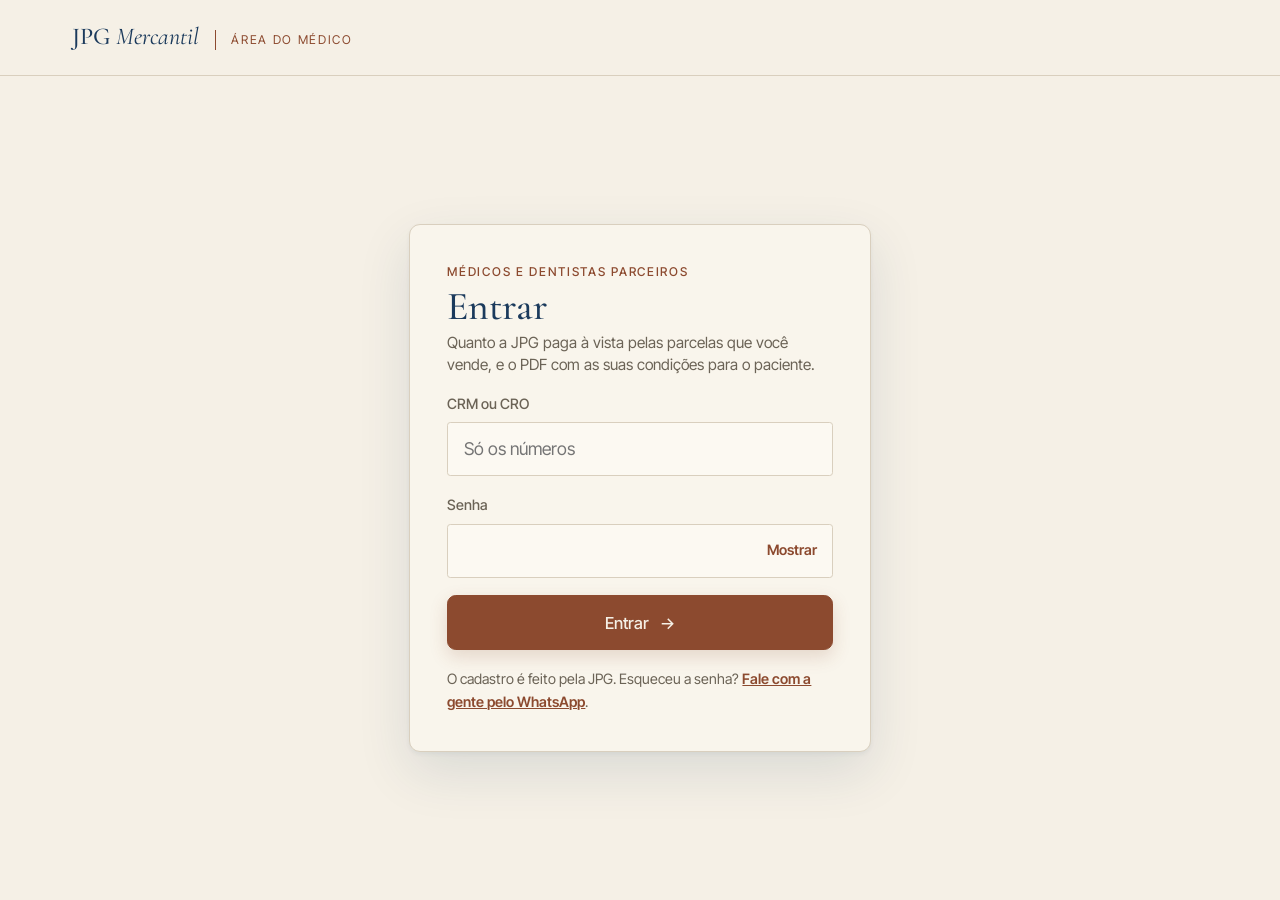
<file: area-do-medico.html>
<!DOCTYPE html><html lang="pt-BR"> <head><meta charset="utf-8"><meta name="viewport" content="width=device-width, initial-scale=1"><title>Área do médico · JPG Mercantil</title><meta name="robots" content="noindex, nofollow"><link rel="icon" type="image/png" href="favicon.png"><link rel="apple-touch-icon" href="apple-touch-icon.png"><link rel="preconnect" href="https://fonts.googleapis.com"><link rel="preconnect" href="https://fonts.gstatic.com" crossorigin><!-- Só os pesos usados: Cormorant 400/500/600 e 300 itálico; Inter Tight 400/500/600. --><link rel="stylesheet" href="https://fonts.googleapis.com/css2?family=Cormorant+Garamond:ital,wght@0,400;0,500;0,600;1,300&family=Inter+Tight:wght@400;500;600&display=swap"><!-- Com a sessão aberta, o formulário de entrar não pisca antes de o painel voltar (o script tira a classe). --><script>try { if (localStorage.getItem('jpg.area-medico.v2') || sessionStorage.getItem('jpg.area-medico.v2')) document.documentElement.classList.add('am-voltando'); } catch (e) {}</script><link rel="stylesheet" href="assets/dentistas.Bc881p_T.css">
<link rel="stylesheet" href="assets/area-do-medico.BAhnRTde.css"></head> <body class="am"> <header class="am-topo"> <div class="am-topo-wrap"> <div class="am-marca" id="am-marca-jpg"> <a href="index.html" class="am-logo" aria-label="JPG Mercantil, voltar ao site">JPG <em>Mercantil</em></a> <span class="am-rotulo">Área do médico</span> </div> <!-- Depois de entrar: a marca da clínica (a logo enviada pela JPG ou o nome), e a JPG só numa linha pequena --> <div class="am-marca-clinica" id="am-marca-clinica" hidden> <img class="am-clinica-logo" id="am-clinica-logo" alt="" hidden> <span class="am-clinica-nome" id="am-clinica-nome"></span> <span class="am-clinica-jpg" id="am-clinica-jpg">Área do médico · JPG Mercantil</span> </div> <div class="am-sessao" id="am-sessao" hidden> <span class="am-sessao-nome" id="am-sessao-nome"></span> <button type="button" class="am-sair" id="am-sair">Sair</button> </div> </div> </header> <main> <!-- Entrar --> <section class="am-entrar" id="am-entrar"> <form class="caixa am-form-entrar" id="am-form-entrar" novalidate> <div class="am-form-cabeca"> <p class="eyebrow">Médicos e dentistas parceiros</p> <h1 class="am-form-titulo">Entrar</h1> <p class="am-form-texto">Quanto a JPG paga à vista pelas parcelas que você vende, e o PDF com as suas condições para o paciente.</p> </div> <label class="campo"> <span>CRM ou CRO</span> <input name="registro" id="am-registro" inputmode="numeric" autocomplete="username" placeholder="Só os números" required> </label> <label class="campo"> <span>Senha</span> <span class="am-senha"> <input name="senha" id="am-senha" type="password" autocomplete="current-password" required> <button type="button" class="am-ver-senha" id="am-ver-senha" aria-pressed="false">Mostrar</button> </span> </label> <label class="campo" id="am-campo-uf" hidden> <span>Estado do seu registro</span> <select id="am-uf"> <option value="">Escolha</option> <option value="AC">AC</option><option value="AL">AL</option><option value="AM">AM</option><option value="AP">AP</option><option value="BA">BA</option><option value="CE">CE</option><option value="DF">DF</option><option value="ES">ES</option><option value="GO">GO</option><option value="MA">MA</option><option value="MG">MG</option><option value="MS">MS</option><option value="MT">MT</option><option value="PA">PA</option><option value="PB">PB</option><option value="PE">PE</option><option value="PI">PI</option><option value="PR">PR</option><option value="RJ">RJ</option><option value="RN">RN</option><option value="RO">RO</option><option value="RR">RR</option><option value="RS">RS</option><option value="SC">SC</option><option value="SE">SE</option><option value="SP">SP</option><option value="TO">TO</option> </select> </label> <p class="erro" id="am-erro-entrar" role="alert"></p> <button type="submit" class="btn" id="am-botao-entrar">Entrar<span class="seta" aria-hidden="true">&#8594;</span></button> <p class="am-ajuda">O cadastro é feito pela JPG. Esqueceu a senha? <a href="https://wa.me/5534991451135?text=Ol%C3%A1!%20Sou%20parceiro%20da%20JPG%20Mercantil%20e%20preciso%20de%20ajuda%20com%20a%20senha%20da%20%C3%A1rea%20do%20m%C3%A9dico." target="_blank" rel="noopener">Fale com a gente pelo WhatsApp</a>.</p> </form> </section> <p class="am-carregando" id="am-carregando" role="status" hidden>Abrindo a sua área…</p> <!-- Painel, depois de entrar --> <section class="am-painel" id="am-painel" hidden> <div class="am-perfil"> <div class="am-perfil-texto"> <p class="eyebrow" id="am-perfil-area"></p> <h2 class="titulo am-perfil-nome" id="am-nome"></h2> <p class="am-perfil-linha" id="am-perfil-linha"></p> </div> </div> <p class="am-aviso-rede" id="am-aviso-rede" role="status"></p> <div class="am-abas" role="tablist" aria-label="Área do médico"> <button type="button" role="tab" class="am-aba" id="aba-simulacao" aria-controls="painel-simulacao" aria-selected="true">Antecipação</button> <button type="button" role="tab" class="am-aba" id="aba-documento" aria-controls="painel-documento" aria-selected="false" tabindex="-1">PDF para o paciente</button> <button type="button" role="tab" class="am-aba" id="aba-pacientes" aria-controls="painel-pacientes" aria-selected="false" tabindex="-1">Meus pacientes</button> </div> <!-- Antecipação (a principal) --> <div class="am-aba-painel" id="painel-simulacao" role="tabpanel" aria-labelledby="aba-simulacao" tabindex="0"> <div class="am-sim"> <form class="caixa am-sim-form" id="am-sim-form" novalidate> <fieldset class="am-minhas" id="am-minhas" hidden> <legend><span id="am-minhas-titulo">Suas cirurgias</span> <small>· toque para preencher</small></legend> <div class="am-minhas-lista" id="am-minhas-lista"></div> </fieldset> <label class="campo"> <span id="am-rotulo-cirurgia">Cirurgia</span> <input name="cirurgia" id="am-cirurgia" list="am-lista-cirurgias" autocomplete="off" placeholder="Escreva ou escolha" maxlength="80"> <datalist id="am-lista-cirurgias"> <option value="Abdominoplastia"></option><option value="Mamoplastia de aumento"></option><option value="Lipo HD / lipoescultura"></option><option value="Lipo + abdominoplastia"></option><option value="Mastopexia"></option><option value="Mamoplastia redutora"></option><option value="Pós-bariátrica / pós-emagrecimento"></option><option value="Lifting facial / ritidoplastia"></option><option value="Blefaroplastia + cervical/frontoplastia"></option><option value="Gluteoplastia / BBL"></option><option value="Ginecomastia"></option><option value="Implante capilar FUE"></option><option value="Braquioplastia / cruroplastia"></option><option value="Rinoplastia"></option><option value="Rinosseptoplastia"></option><option value="Otoplastia"></option><option value="Lipoaspiração"></option><option value="Lipoenxertia"></option><option value="Lipoenxertia facial"></option><option value="Bichectomia"></option><option value="Mentoplastia"></option><option value="Blefaroplastia superior"></option><option value="Blefaroplastia inferior"></option><option value="Frontoplastia"></option><option value="Cervicoplastia (lifting de pescoço)"></option><option value="Lipoaspiração de papada"></option><option value="Miniabdominoplastia"></option><option value="Correção de diástase abdominal"></option><option value="Explante mamário"></option><option value="Troca de prótese mamária"></option><option value="Reconstrução mamária"></option><option value="Prótese de glúteo"></option><option value="Prótese de panturrilha"></option><option value="Torsoplastia"></option><option value="Ninfoplastia"></option><option value="Correção de cicatriz"></option><option value="Correção de lóbulo de orelha"></option><option value="Alectomia (asa nasal)"></option><option value="Cantopexia"></option><option value="Prótese de silicone (mamas)"></option><option value="Mastopexia com prótese"></option><option value="Lipoaspiração de flancos"></option><option value="Hidrolipo"></option><option value="Lifting de coxa"></option><option value="Lifting de sobrancelha"></option><option value="Rinoplastia de revisão"></option><option value="Harmonização facial"></option><option value="Mommy makeover (abdome e mamas)"></option><option value="Lipo LAD (lipo de alta definição)"></option><option value="Preenchimento facial"></option><option value="Toxina botulínica (botox)"></option><option value="Transplante capilar FUT"></option><option value="Implante de sobrancelha"></option><option value="Implante de barba"></option><option value="Laser CO2 fracionado"></option><option value="Remoção de lesões de pele"></option><option value="Tratamento de cicatriz de acne"></option><option value="Cirurgia refrativa (LASIK/PRK)"></option><option value="Catarata com lente premium"></option><option value="Lente fácica (ICL)"></option><option value="Crosslinking de córnea"></option><option value="Transplante de córnea"></option><option value="Cirurgia de estrabismo"></option><option value="Correção de ptose palpebral"></option><option value="Cirurgia de pterígio"></option><option value="Septoplastia"></option><option value="Cirurgia de cornetos nasais"></option><option value="Perineoplastia"></option><option value="Laser íntimo"></option><option value="Cirurgia de varizes"></option><option value="Varizes a laser"></option><option value="Vasectomia"></option><option value="Postectomia"></option><option value="Cirurgia bariátrica (bypass gástrico)"></option><option value="Gastrectomia vertical (sleeve)"></option> </datalist> <datalist id="am-lista-odonto"> <option value="Implante unitário"></option><option value="Implante com enxerto ósseo"></option><option value="Implantes múltiplos"></option><option value="Enxerto ósseo / levantamento de seio"></option><option value="Protocolo All-on-4 (1 arcada)"></option><option value="Protocolo All-on-6 (1 arcada)"></option><option value="Protocolo duplo (2 arcadas)"></option><option value="Implante zigomático"></option><option value="Reabilitação oral completa"></option><option value="Lente de contato dental"></option><option value="Faceta de porcelana"></option><option value="Faceta de resina"></option><option value="Coroa de zircônia ou porcelana"></option><option value="Prótese fixa (ponte)"></option><option value="Overdenture (prótese sobre implante)"></option><option value="Clareamento dental"></option><option value="Gengivoplastia"></option><option value="Harmonização orofacial"></option><option value="Alinhadores invisíveis"></option><option value="Aparelho ortodôntico fixo"></option><option value="Cirurgia ortognática"></option><option value="Enxerto gengival (recobrimento de raiz)"></option><option value="Tratamento periodontal"></option><option value="Bichectomia"></option><option value="Extração de siso (terceiros molares)"></option><option value="Extração dentária"></option><option value="Tratamento de canal (endodontia)"></option><option value="Retratamento de canal"></option><option value="Restauração em resina"></option><option value="Restauração em porcelana (inlay/onlay)"></option><option value="Coroa sobre implante"></option><option value="Pino e núcleo"></option><option value="Prótese total (dentadura)"></option><option value="Prótese parcial removível"></option><option value="Protocolo com carga imediata"></option><option value="Mini-implante ortodôntico"></option><option value="Aparelho ortodôntico autoligado"></option><option value="Aparelho ortodôntico estético (safira ou cerâmica)"></option><option value="Aparelho móvel infantil"></option><option value="Contenção ortodôntica"></option><option value="Raspagem e alisamento radicular"></option><option value="Gengivectomia"></option><option value="Aumento de coroa clínica"></option><option value="Enxerto de tecido conjuntivo"></option><option value="Frenectomia"></option><option value="Apicectomia"></option><option value="Clareamento a laser"></option><option value="Clareamento caseiro com moldeira"></option><option value="Placa de bruxismo"></option><option value="Tratamento de ATM (disfunção temporomandibular)"></option><option value="Toxina botulínica para bruxismo"></option><option value="Preenchimento labial"></option><option value="Lentes de resina"></option><option value="Tratamento odontopediátrico completo"></option><option value="Selante"></option><option value="Limpeza (profilaxia)"></option> </datalist> </label> <label class="campo"> <span id="am-rotulo-valor">Valor da parcela</span> <input name="valor" id="am-valor" inputmode="numeric" autocomplete="off" placeholder="Ex.: 3000"> </label> <fieldset class="am-prazos"> <legend>Em quantas vezes você vendeu?</legend> <div class="am-chips" id="am-chips"> <button type="button" class="am-chip" data-prazo="4" aria-pressed="false">4x</button><button type="button" class="am-chip" data-prazo="6" aria-pressed="false">6x</button><button type="button" class="am-chip" data-prazo="8" aria-pressed="false">8x</button><button type="button" class="am-chip" data-prazo="10" aria-pressed="false">10x</button><button type="button" class="am-chip" data-prazo="12" aria-pressed="true">12x</button><button type="button" class="am-chip" data-prazo="15" aria-pressed="false">15x</button><button type="button" class="am-chip" data-prazo="18" aria-pressed="false">18x</button><button type="button" class="am-chip" data-prazo="21" aria-pressed="false">21x</button><button type="button" class="am-chip" data-prazo="24" aria-pressed="false">24x</button> </div> </fieldset> <!-- Celular: o valor à vista aparece logo abaixo dos botões de parcelas, sem precisar rolar (AM-12). --> <p class="am-mini-res" id="am-mini-res" hidden> <span id="am-mini-valor"></span> <button type="button" class="am-mini-ver" id="am-mini-ver" aria-label="Ver o detalhe">Ver detalhe <span aria-hidden="true">&#8595;</span></button> </p> <!-- Os campos opcionais ficam depois das parcelas: no celular, valor, parcelas e resultado cabem na primeira tela. --> <label class="campo"> <span>Entrada <small>(opcional, paga direto a você)</small></span> <input name="entrada" id="am-entrada" inputmode="numeric" autocomplete="off" placeholder="Ex.: 5000"> </label> <label class="campo"> <span>Nome do paciente <small>(opcional, vai no PDF)</small></span> <input name="paciente" id="am-paciente" autocomplete="off" maxlength="80"> </label> </form> <div class="am-resultado" id="am-resultado"> <div class="am-res-cartao" id="am-res-cartao"> <p class="am-res-rotulo" id="am-res-rotulo">Preencha a cirurgia e a parcela</p> <p class="am-res-paga">Você receberia à vista</p> <p class="am-res-valor"><span id="am-res-parcela">—</span></p> <p class="am-res-detalhe" id="am-res-detalhe"></p> <p class="am-sr" id="am-res-falado" aria-live="polite"></p> <p class="am-sr" id="am-res-aviso" aria-live="polite"></p> <p class="am-res-nota">Estimativa. A compra de cada venda depende da análise da JPG.</p> </div> <!-- v16 (2ª rodada): no lugar da tabela dos outros prazos, as possibilidades de pagamento que o próprio médico
                   monta para a mesma cirurgia. Todas vão para o PDF, do mesmo jeito; a marcada é a que os campos mostram. --> <div class="am-opcoes-caixa"> <p class="am-sub am-opcoes-titulo">Possibilidades de pagamento no PDF</p> <p class="am-opcoes-dica">Todas vão para o PDF, do mesmo jeito. Toque numa para mudar a parcela, as vezes ou a entrada dela.</p> <div class="am-opcoes-rolar"> <table class="am-opcoes" id="am-opcoes-tabela"> <thead><tr><th scope="col"><span class="am-sr">Possibilidade</span></th><th scope="col">Condição</th><th scope="col">Total</th><th scope="col">Você receberia</th><th scope="col"><span class="am-sr">Tirar</span></th></tr></thead> <tbody id="am-opcoes"></tbody> </table> </div> <button type="button" class="btn btn-contorno am-mais-opcao" id="am-mais-opcao">+ Escolher outra possibilidade de pagamento</button> <p class="am-opcoes-dica" id="am-mais-opcao-dica" role="status"></p> </div> <p class="am-gerar-dica" id="am-gerar-dica" hidden>Escreva a cirurgia para gerar o PDF.</p> <button type="button" class="btn am-gerar" id="am-gerar" disabled>
Gerar PDF para o paciente<span class="seta" aria-hidden="true">&#8594;</span> </button> <button type="button" class="link am-nova" id="am-nova">Novo paciente (limpar tudo)</button> </div> </div> </div> <!-- PDF de simulação --> <div class="am-aba-painel" id="painel-documento" role="tabpanel" aria-labelledby="aba-documento" tabindex="0" hidden> <div class="am-doc-vazio caixa" id="am-doc-vazio"> <p id="am-doc-motivo" class="am-doc-motivo" hidden></p> <p>Preencha a cirurgia e a parcela na aba Antecipação primeiro. O PDF é a folha da sua clínica, com as possibilidades de pagamento que você montou, sem nada da JPG.</p> <button type="button" class="btn btn-contorno" data-ir-aba="aba-simulacao">Ir para a antecipação</button> </div> <div id="am-doc-pronto" hidden> <div class="am-doc-acoes"> <button type="button" class="btn" id="am-imprimir">Salvar em PDF ou imprimir</button> <button type="button" class="btn btn-contorno" id="am-enviar" disabled>Mandar para a secretária</button> <button type="button" class="link" id="am-copiar" disabled>Copiar o link</button> <input class="am-doc-link" id="am-doc-link" readonly hidden aria-label="Link do PDF para o paciente"> <p class="am-doc-dica" id="am-doc-dica" role="status">No celular, toque em "Salvar em PDF ou imprimir" e escolha "Salvar como PDF".</p> </div> <div class="am-folha" id="am-doc"></div> </div> </div> <!-- Meus pacientes (fora da abertura, AM2-02) --> <div class="am-aba-painel" id="painel-pacientes" role="tabpanel" aria-labelledby="aba-pacientes" tabindex="0" hidden> <dl class="am-numeros"> <div><dt>Em andamento</dt><dd id="am-n-ativos"></dd></div> <div><dt>Concluídos</dt><dd id="am-n-concluidos"></dd></div> </dl> <ul class="am-pacientes" id="am-pacientes"></ul> <p class="am-pacientes-vazio caixa" id="am-pacientes-vazio" hidden>A JPG ainda não comprou parcelas de nenhuma venda sua. Quando comprar, o paciente aparece aqui.</p> <p class="am-pacientes-nota">Esta lista é atualizada pela JPG. Viu algo errado? <a href="https://wa.me/5534991451135?text=Ol%C3%A1!%20Sou%20parceiro%20da%20JPG%20Mercantil%20e%20quero%20corrigir%20a%20lista%20de%20pacientes%20da%20minha%20%C3%A1rea." target="_blank" rel="noopener">Fale com a gente pelo WhatsApp</a>.</p> </div> </section> </main> <!-- O endereço da página do documento vem deste link, para valer também na cópia publicada (arquivos .html). --> <a href="documento-paciente.html" id="am-link-doc" hidden></a> <script type="module" src="assets/area-do-medico.astro_astro_type_script_index_0_lang.B27bS6Eu.js"></script> </body> </html>
</file>
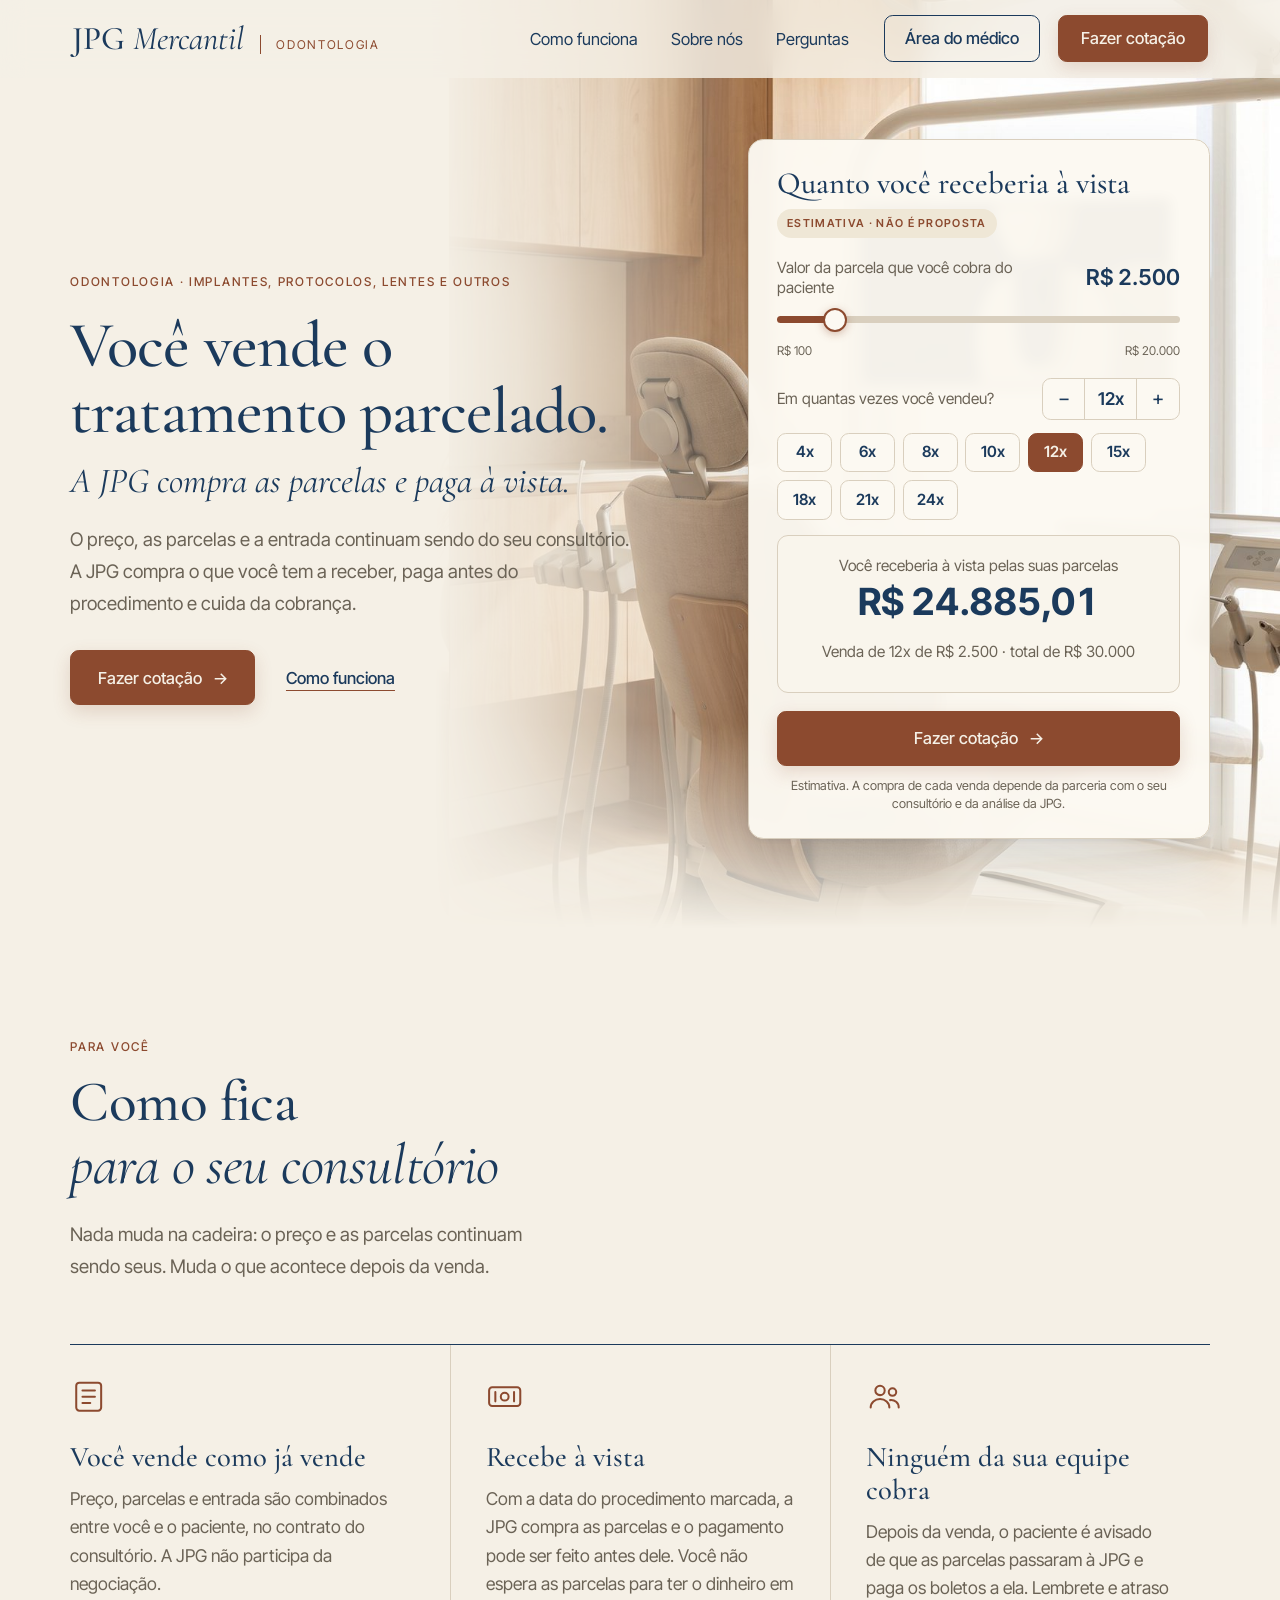
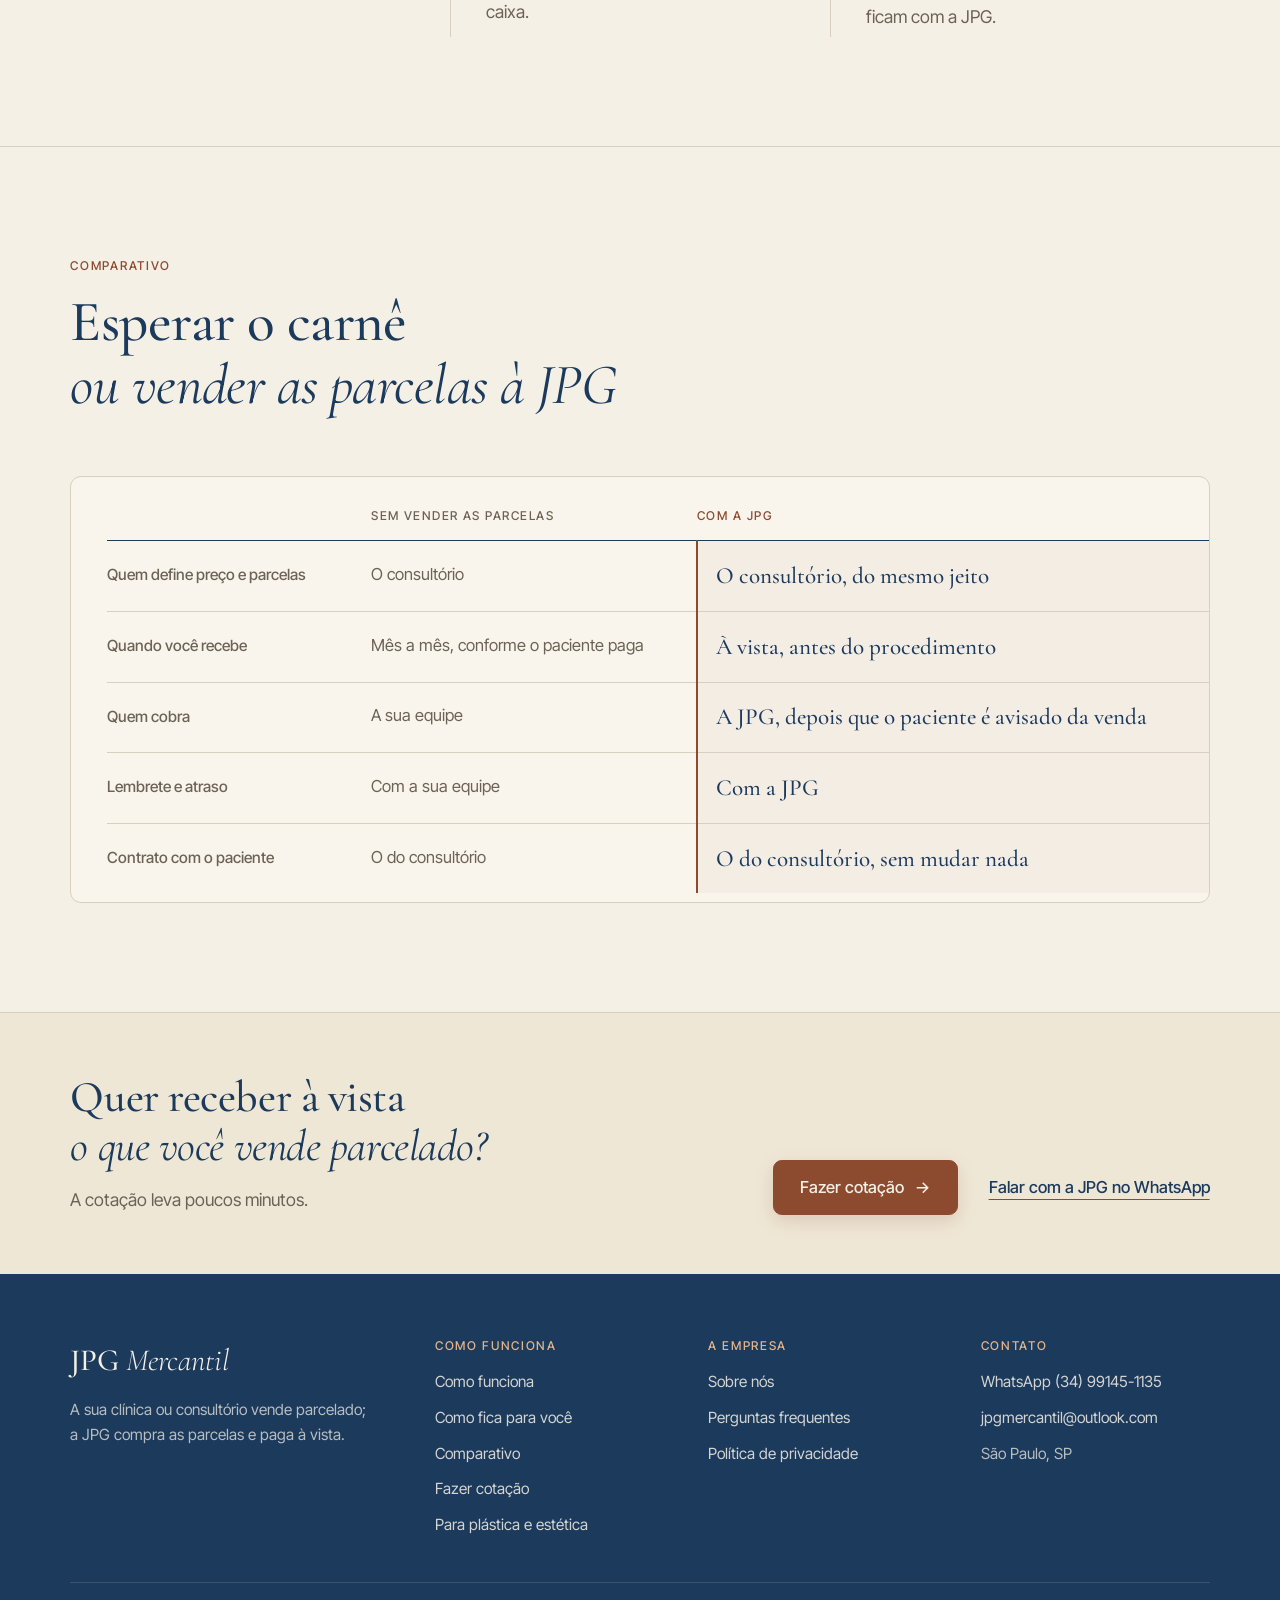
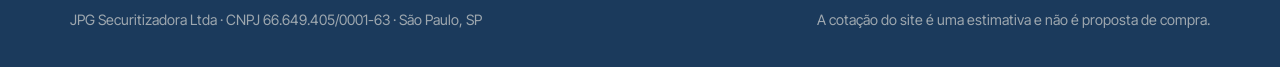
<file: dentistas.html>
<!DOCTYPE html><html lang="pt-BR"> <head><meta charset="utf-8"><meta name="viewport" content="width=device-width, initial-scale=1"><title>JPG Mercantil para dentistas · Venda parcelado, receba à vista</title><meta name="description" content="O consultório vende o plano de tratamento parcelado, com o preço e as parcelas que ele define. A JPG compra as parcelas e paga à vista, antes do procedimento."><link rel="canonical" href="https://jpgmercantil.com.br/dentistas.html"><meta property="og:type" content="website"><meta property="og:locale" content="pt_BR"><meta property="og:site_name" content="JPG Mercantil"><meta property="og:title" content="JPG Mercantil para dentistas · Venda parcelado, receba à vista"><meta property="og:description" content="O consultório vende o plano de tratamento parcelado, com o preço e as parcelas que ele define. A JPG compra as parcelas e paga à vista, antes do procedimento."><meta property="og:url" content="https://jpgmercantil.com.br/dentistas.html"><link rel="icon" type="image/png" href="favicon.png"><link rel="apple-touch-icon" href="apple-touch-icon.png"><link rel="preconnect" href="https://fonts.googleapis.com"><link rel="preconnect" href="https://fonts.gstatic.com" crossorigin><!-- Só os pesos usados: Cormorant 400/500/600 e 300 itálico; Inter Tight 400/500/600. --><link rel="stylesheet" href="https://fonts.googleapis.com/css2?family=Cormorant+Garamond:ital,wght@0,400;0,500;0,600;1,300&family=Inter+Tight:wght@400;500;600&display=swap"><script>document.documentElement.classList.add('js');</script><link rel="stylesheet" href="assets/dentistas.Bc881p_T.css">
<link rel="stylesheet" href="assets/dentistas.BLoOt-vA.css">
<link rel="stylesheet" href="assets/dentistas.C40BXJuh.css">
<style>.lede[data-astro-cid-huc2lya7]{margin-top:20px}
.fechamento[data-astro-cid-zotfx2v4]{background:var(--papel-2);border-top:1px solid var(--borda);padding:clamp(40px,6vh,64px) clamp(20px,5vw,64px)}.fechamento-wrap[data-astro-cid-zotfx2v4]{display:flex;flex-wrap:wrap;align-items:flex-end;justify-content:space-between;gap:28px 48px}.titulo[data-astro-cid-zotfx2v4]{font-size:clamp(28px,3.2vw,40px);line-height:1.12}p[data-astro-cid-zotfx2v4]{margin-top:14px;color:var(--slate);max-width:52ch}.fechamento-acoes[data-astro-cid-zotfx2v4]{display:flex;flex-wrap:wrap;align-items:center;gap:16px 28px}
</style></head> <body>  <header class="nav" id="nav" data-publico="dentistas" data-astro-cid-5blmo7yk> <div class="nav-wrap" data-astro-cid-5blmo7yk> <div class="nav-marca" data-astro-cid-5blmo7yk> <a href="index.html" class="nav-logo" aria-label="JPG Mercantil, início" data-astro-cid-5blmo7yk>JPG <em data-astro-cid-5blmo7yk>Mercantil</em></a> <span class="nav-area" data-astro-cid-5blmo7yk>Odontologia</span> </div> <nav aria-label="Principal" id="nav-menu" data-astro-cid-5blmo7yk> <ul class="nav-links" data-astro-cid-5blmo7yk> <li data-astro-cid-5blmo7yk><a href="index.html#como-funciona" data-astro-cid-5blmo7yk>Como funciona</a></li><li data-astro-cid-5blmo7yk><a href="sobre.html" data-astro-cid-5blmo7yk>Sobre nós</a></li><li data-astro-cid-5blmo7yk><a href="perguntas.html" data-astro-cid-5blmo7yk>Perguntas</a></li> <li class="nav-so-celular" data-astro-cid-5blmo7yk><a href="area-do-medico.html" data-astro-cid-5blmo7yk>Área do médico</a></li> </ul> </nav> <a href="area-do-medico.html" class="btn btn-contorno nav-medico" data-astro-cid-5blmo7yk>Área do médico</a> <a href="area-do-medico.html" class="nav-medico-icone" aria-label="Área do médico" title="Área do médico" data-astro-cid-5blmo7yk> <svg viewBox="0 0 24 24" width="20" height="20" aria-hidden="true" fill="none" stroke="currentColor" stroke-width="1.6" stroke-linecap="round" data-astro-cid-5blmo7yk> <circle cx="12" cy="8.5" r="3.6" data-astro-cid-5blmo7yk></circle><path d="M5 20c.8-3.7 3.6-5.6 7-5.6s6.2 1.9 7 5.6" data-astro-cid-5blmo7yk></path> </svg> </a> <a href="simulador-dentistas.html" class="btn nav-cta" data-astro-cid-5blmo7yk>Fazer cotação</a> <button type="button" class="nav-botao" id="nav-botao" aria-expanded="false" aria-controls="nav-menu" data-astro-cid-5blmo7yk> <span class="sr" data-astro-cid-5blmo7yk>Abrir menu</span> <span class="traco" aria-hidden="true" data-astro-cid-5blmo7yk></span> </button> </div> </header> <!-- Antes de qualquer cotação fora da landing de um público: médico ou dentista? --> <dialog class="escolha-area" id="escolha-area" aria-labelledby="escolha-area-titulo" data-astro-cid-5blmo7yk> <div class="escolha-area-corpo" data-astro-cid-5blmo7yk> <div class="escolha-area-topo" data-astro-cid-5blmo7yk> <div data-astro-cid-5blmo7yk> <p class="escolha-area-eyebrow" data-astro-cid-5blmo7yk>Fazer uma cotação</p> <h2 class="escolha-area-titulo" id="escolha-area-titulo" data-astro-cid-5blmo7yk>Você é <em data-astro-cid-5blmo7yk>médico</em> ou <em data-astro-cid-5blmo7yk>dentista?</em></h2> </div> <button type="button" class="escolha-area-fechar" data-fechar-escolha aria-label="Fechar" data-astro-cid-5blmo7yk>&times;</button> </div> <div class="escolha-area-opcoes" data-astro-cid-5blmo7yk> <a href="simulador.html" class="escolha-area-opcao" data-astro-cid-5blmo7yk> <img src="img/v10/porta-estetica.jpg" alt="" width="640" height="427" loading="lazy" data-astro-cid-5blmo7yk> <span class="escolha-area-rotulo" data-astro-cid-5blmo7yk>Plástica e estética <span class="escolha-area-seta" aria-hidden="true" data-astro-cid-5blmo7yk>&#8594;</span></span> <span class="escolha-area-texto" data-astro-cid-5blmo7yk>Cirurgias, dermatologia e outros. Cadastro com CRM.</span> </a> <a href="simulador-dentistas.html" class="escolha-area-opcao" data-astro-cid-5blmo7yk> <img src="img/v10/porta-odonto.jpg" alt="" width="640" height="427" loading="lazy" data-astro-cid-5blmo7yk> <span class="escolha-area-rotulo" data-astro-cid-5blmo7yk>Odontologia <span class="escolha-area-seta" aria-hidden="true" data-astro-cid-5blmo7yk>&#8594;</span></span> <span class="escolha-area-texto" data-astro-cid-5blmo7yk>Implantes, protocolos, lentes e outros. Cadastro com CRO.</span> </a> </div> </div> </dialog> <script type="module">const d="jpg.publico.v1",l=document.getElementById("nav")?.dataset.publico;try{l&&localStorage.setItem(d,l);const e=l||localStorage.getItem(d);if(e==="medicos"||e==="dentistas"){const t=e==="medicos"?"waMedicos":"waDentistas";document.querySelectorAll("a[data-wa-medicos]").forEach(n=>{n.dataset[t]&&(n.href=n.dataset[t])})}}catch{}const o=document.getElementById("nav"),i=()=>o?.classList.toggle("rolado",window.scrollY>24);i();window.addEventListener("scroll",i,{passive:!0});const s=document.getElementById("nav-botao"),r=s?.querySelector(".sr"),c=e=>{o?.classList.toggle("aberto",e),s?.setAttribute("aria-expanded",String(e)),r&&(r.textContent=e?"Fechar menu":"Abrir menu")};s?.addEventListener("click",()=>c(!o?.classList.contains("aberto")));o?.querySelectorAll(".nav-links a").forEach(e=>e.addEventListener("click",()=>c(!1)));document.addEventListener("keydown",e=>{e.key==="Escape"&&o?.classList.contains("aberto")&&(c(!1),s?.focus())});const a=document.getElementById("escolha-area");document.addEventListener("click",e=>{!a||!e.target.closest("[data-escolher-area]")||(c(!1),a.showModal())});a?.addEventListener("click",e=>{const t=e.target;(t===a||t.closest("[data-fechar-escolha]"))&&a.close()});</script>  <main data-astro-cid-wa6wv4kj> <section class="hero" id="inicio" data-astro-cid-bbe6dxrz> <div class="hero-foto" aria-hidden="true" data-astro-cid-bbe6dxrz> <img src="img/v10/hero-odonto.jpg" alt="" width="2200" height="1238" style="object-position: 100% center" fetchpriority="high" decoding="async" data-astro-cid-bbe6dxrz> </div> <div class="wrap hero-grid" data-astro-cid-bbe6dxrz> <div class="hero-texto" data-astro-cid-bbe6dxrz> <p class="eyebrow reveal" data-astro-cid-bbe6dxrz>Odontologia · implantes, protocolos, lentes e outros</p> <h1 class="hero-titulo reveal rd1" data-astro-cid-bbe6dxrz>Você vende o tratamento parcelado.</h1> <p class="hero-destaque reveal rd2" data-astro-cid-bbe6dxrz>A JPG compra as parcelas e paga à vista.</p> <p class="lede hero-lede reveal rd3" data-astro-cid-bbe6dxrz>O preço, as parcelas e a entrada continuam sendo do seu consultório. A JPG compra o que você tem a receber, paga antes do procedimento e cuida da cobrança.</p> <div class="hero-acoes reveal rd4" data-astro-cid-bbe6dxrz> <a href="simulador-dentistas.html" class="btn" data-astro-cid-bbe6dxrz>Fazer cotação<span class="seta" aria-hidden="true" data-astro-cid-bbe6dxrz>&#8594;</span></a> <a href="index.html#como-funciona" class="link" data-astro-cid-bbe6dxrz>Como funciona</a> </div> </div> <div class="hero-previa reveal rd2" data-astro-cid-bbe6dxrz> <div class="previa" data-previa="dentistas"> <div class="previa-topo"> <h2 class="previa-titulo">Quanto você receberia à vista</h2> <span class="previa-selo">Estimativa · não é proposta</span> </div> <div class="previa-linha"> <label for="previa-valor-dentistas" class="previa-rotulo">Valor da parcela que você cobra do paciente</label> <output class="previa-valor" for="previa-valor-dentistas" data-valor>R$ 2.500</output> </div> <input id="previa-valor-dentistas" class="previa-range" type="range" min="100" max="20000" step="50" value="2500" aria-describedby="previa-nota-dentistas"> <div class="previa-escala" aria-hidden="true"><span>R$ 100</span><span>R$ 20.000</span></div> <div class="previa-linha"> <span class="previa-rotulo" id="previa-vezes-dentistas">Em quantas vezes você vendeu?</span> <div class="previa-passo" role="group" aria-labelledby="previa-vezes-dentistas"> <button type="button" data-menos aria-label="Menos parcelas">−</button> <output data-vezes>12x</output> <button type="button" data-mais aria-label="Mais parcelas">+</button> </div> </div> <div class="previa-prazos" role="group" aria-label="Prazos"> <button type="button" class="previa-prazo" data-prazo="4" aria-pressed="false"> 4x
</button><button type="button" class="previa-prazo" data-prazo="6" aria-pressed="false"> 6x
</button><button type="button" class="previa-prazo" data-prazo="8" aria-pressed="false"> 8x
</button><button type="button" class="previa-prazo" data-prazo="10" aria-pressed="false"> 10x
</button><button type="button" class="previa-prazo" data-prazo="12" aria-pressed="true"> 12x
</button><button type="button" class="previa-prazo" data-prazo="15" aria-pressed="false"> 15x
</button><button type="button" class="previa-prazo" data-prazo="18" aria-pressed="false"> 18x
</button><button type="button" class="previa-prazo" data-prazo="21" aria-pressed="false"> 21x
</button><button type="button" class="previa-prazo" data-prazo="24" aria-pressed="false"> 24x
</button> </div> <div class="previa-resultado" aria-live="polite"> <p class="previa-paga">Você receberia à vista pelas suas parcelas</p> <p class="previa-parcela"><strong data-avista>—</strong></p> <p class="previa-recebe" data-recebe><span data-venda></span></p> </div> <a href="simulador-dentistas.html" class="btn previa-botao">Fazer cotação<span class="seta" aria-hidden="true">&#8594;</span></a> <p class="previa-nota" id="previa-nota-dentistas">Estimativa. A compra de cada venda depende da parceria com o seu consultório e da análise da JPG.</p> </div> <script type="module" src="assets/Previa.astro_astro_type_script_index_0_lang.v9sin14m.js"></script> </div> </div> </section>  <section class="sec" id="como-fica" data-astro-cid-c5gawl66> <div class="wrap" data-astro-cid-c5gawl66> <div class="fica-topo" data-astro-cid-c5gawl66> <div class="reveal" data-astro-cid-huc2lya7> <p class="eyebrow" data-astro-cid-huc2lya7>Para você</p> <h2 class="titulo" data-astro-cid-huc2lya7="true">Como fica<br data-astro-cid-huc2lya7><em data-astro-cid-huc2lya7>para o seu consultório</em></h2> <p class="lede" data-astro-cid-huc2lya7>Nada muda na cadeira: o preço e as parcelas continuam sendo seus. Muda o que acontece depois da venda.</p> </div>   </div> <ol class="fica-lista" data-astro-cid-c5gawl66> <li class="reveal rd1" data-astro-cid-c5gawl66> <span class="fica-marca" aria-hidden="true" data-astro-cid-c5gawl66> <svg viewBox="0 0 24 24" data-astro-cid-c5gawl66><rect x="4" y="3" width="16" height="18" rx="2"/><path d="M8 8h8M8 12h8M8 16h5"/></svg> </span> <h3 data-astro-cid-c5gawl66>Você vende como já vende</h3> <p data-astro-cid-c5gawl66>Preço, parcelas e entrada são combinados entre você e o paciente, no contrato do consultório. A JPG não participa da negociação.</p> </li><li class="reveal rd2" data-astro-cid-c5gawl66> <span class="fica-marca" aria-hidden="true" data-astro-cid-c5gawl66> <svg viewBox="0 0 24 24" data-astro-cid-c5gawl66><rect x="2" y="6" width="20" height="12" rx="2"/><circle cx="12" cy="12" r="2.5"/><path d="M6 9v6M18 9v6"/></svg> </span> <h3 data-astro-cid-c5gawl66>Recebe à vista</h3> <p data-astro-cid-c5gawl66>Com a data do procedimento marcada, a JPG compra as parcelas e o pagamento pode ser feito antes dele. Você não espera as parcelas para ter o dinheiro em caixa.</p> </li><li class="reveal rd3" data-astro-cid-c5gawl66> <span class="fica-marca" aria-hidden="true" data-astro-cid-c5gawl66> <svg viewBox="0 0 24 24" data-astro-cid-c5gawl66><circle cx="9" cy="8" r="3"/><circle cx="17" cy="9" r="2.4"/><path d="M3 19c0-3.3 2.7-5.5 6-5.5s6 2.2 6 5.5"/><path d="M15.5 14.2c2.9-.3 5.5 1.6 5.5 4.8"/></svg> </span> <h3 data-astro-cid-c5gawl66>Ninguém da sua equipe cobra</h3> <p data-astro-cid-c5gawl66>Depois da venda, o paciente é avisado de que as parcelas passaram à JPG e paga os boletos a ela. Lembrete e atraso ficam com a JPG.</p> </li> </ol> </div> </section>  <section class="sec" id="comparativo" data-astro-cid-sjh5edtt> <div class="wrap" data-astro-cid-sjh5edtt> <div class="topo" data-astro-cid-sjh5edtt> <div class="reveal" data-astro-cid-huc2lya7> <p class="eyebrow" data-astro-cid-huc2lya7>Comparativo</p> <h2 class="titulo" data-astro-cid-huc2lya7="true">Esperar o carnê<br data-astro-cid-huc2lya7><em data-astro-cid-huc2lya7>ou vender as parcelas à JPG</em></h2>  </div>  </div> <div class="tabela caixa reveal rd1" data-astro-cid-sjh5edtt> <table data-astro-cid-sjh5edtt> <thead data-astro-cid-sjh5edtt> <tr data-astro-cid-sjh5edtt> <th scope="col" data-astro-cid-sjh5edtt><span class="sr" data-astro-cid-sjh5edtt>Critério</span></th> <th scope="col" data-astro-cid-sjh5edtt>Sem vender as parcelas</th> <th scope="col" class="jpg" data-astro-cid-sjh5edtt>Com a JPG</th> </tr> </thead> <tbody data-astro-cid-sjh5edtt> <tr data-astro-cid-sjh5edtt> <th scope="row" data-astro-cid-sjh5edtt>Quem define preço e parcelas</th> <td data-label="Sem vender as parcelas" data-astro-cid-sjh5edtt>O consultório</td><td data-label="Com a JPG" class="jpg" data-astro-cid-sjh5edtt>O consultório, do mesmo jeito</td> </tr><tr data-astro-cid-sjh5edtt> <th scope="row" data-astro-cid-sjh5edtt>Quando você recebe</th> <td data-label="Sem vender as parcelas" data-astro-cid-sjh5edtt>Mês a mês, conforme o paciente paga</td><td data-label="Com a JPG" class="jpg" data-astro-cid-sjh5edtt>À vista, antes do procedimento</td> </tr><tr data-astro-cid-sjh5edtt> <th scope="row" data-astro-cid-sjh5edtt>Quem cobra</th> <td data-label="Sem vender as parcelas" data-astro-cid-sjh5edtt>A sua equipe</td><td data-label="Com a JPG" class="jpg" data-astro-cid-sjh5edtt>A JPG, depois que o paciente é avisado da venda</td> </tr><tr data-astro-cid-sjh5edtt> <th scope="row" data-astro-cid-sjh5edtt>Lembrete e atraso</th> <td data-label="Sem vender as parcelas" data-astro-cid-sjh5edtt>Com a sua equipe</td><td data-label="Com a JPG" class="jpg" data-astro-cid-sjh5edtt>Com a JPG</td> </tr><tr data-astro-cid-sjh5edtt> <th scope="row" data-astro-cid-sjh5edtt>Contrato com o paciente</th> <td data-label="Sem vender as parcelas" data-astro-cid-sjh5edtt>O do consultório</td><td data-label="Com a JPG" class="jpg" data-astro-cid-sjh5edtt>O do consultório, sem mudar nada</td> </tr> </tbody> </table> </div>  </div> </section>  </main> <section class="fechamento" data-astro-cid-zotfx2v4> <div class="wrap fechamento-wrap reveal" data-astro-cid-zotfx2v4> <div data-astro-cid-zotfx2v4> <h2 class="titulo" data-astro-cid-zotfx2v4>Quer receber à vista<br data-astro-cid-zotfx2v4><em data-astro-cid-zotfx2v4>o que você vende parcelado?</em></h2> <p data-astro-cid-zotfx2v4>A cotação leva poucos minutos.</p> </div> <div class="fechamento-acoes" data-astro-cid-zotfx2v4> <!-- Antes da cotação, a pessoa escolhe se é médico ou dentista (janela no Navbar, V8-05). --> <a href="simulador-dentistas.html" class="btn" data-astro-cid-zotfx2v4>Fazer cotação<span class="seta" aria-hidden="true" data-astro-cid-zotfx2v4>&#8594;</span></a> <a href="https://wa.me/5534991451135?text=Ol%C3%A1!%20Vim%20pelo%20site%20da%20JPG%20Mercantil%20e%20quero%20entender%20como%20a%20JPG%20funciona%20para%20a%20minha%20cl%C3%ADnica." data-wa-medicos="https://wa.me/5534991451135?text=Ol%C3%A1!%20Vim%20pelo%20site%20da%20JPG%20Mercantil.%20Sou%20m%C3%A9dico%2C%20vendo%20parcelado%20e%20quero%20entender%20como%20a%20JPG%20compra%20as%20parcelas%20da%20minha%20cl%C3%ADnica." data-wa-dentistas="https://wa.me/5534991451135?text=Ol%C3%A1!%20Vim%20pelo%20site%20da%20JPG%20Mercantil.%20Sou%20dentista%2C%20vendo%20parcelado%20e%20quero%20entender%20como%20a%20JPG%20compra%20as%20parcelas%20do%20meu%20consult%C3%B3rio." class="link" target="_blank" rel="noopener" data-astro-cid-zotfx2v4>Falar com a JPG no WhatsApp</a> </div> </div> </section>  <footer class="rodape" data-astro-cid-wamvvw7j> <div class="wrap" data-astro-cid-wamvvw7j> <div class="rodape-grade" data-astro-cid-wamvvw7j> <div class="rodape-marca" data-astro-cid-wamvvw7j> <a href="index.html" class="rodape-logo" data-astro-cid-wamvvw7j>JPG <em data-astro-cid-wamvvw7j>Mercantil</em></a> <p data-astro-cid-wamvvw7j>A sua clínica ou consultório vende parcelado; a JPG compra as parcelas e paga à vista.</p> </div> <nav aria-label="Como funciona" data-astro-cid-wamvvw7j> <p class="rodape-titulo" data-astro-cid-wamvvw7j>Como funciona</p> <ul data-astro-cid-wamvvw7j><li data-astro-cid-wamvvw7j><a href="index.html#como-funciona" data-astro-cid-wamvvw7j>Como funciona</a></li><li data-astro-cid-wamvvw7j><a href="dentistas.html#como-fica" data-astro-cid-wamvvw7j>Como fica para você</a></li><li data-astro-cid-wamvvw7j><a href="dentistas.html#comparativo" data-astro-cid-wamvvw7j>Comparativo</a></li><li data-astro-cid-wamvvw7j><a href="simulador-dentistas.html" data-astro-cid-wamvvw7j>Fazer cotação</a></li><li data-astro-cid-wamvvw7j><a href="medicos.html" data-astro-cid-wamvvw7j>Para plástica e estética</a></li></ul> </nav> <nav aria-label="A empresa" data-astro-cid-wamvvw7j> <p class="rodape-titulo" data-astro-cid-wamvvw7j>A empresa</p> <ul data-astro-cid-wamvvw7j><li data-astro-cid-wamvvw7j><a href="sobre.html" data-astro-cid-wamvvw7j>Sobre nós</a></li><li data-astro-cid-wamvvw7j><a href="perguntas.html" data-astro-cid-wamvvw7j>Perguntas frequentes</a></li><li data-astro-cid-wamvvw7j><a href="privacidade.html" data-astro-cid-wamvvw7j>Política de privacidade</a></li></ul> </nav> <div data-astro-cid-wamvvw7j> <p class="rodape-titulo" data-astro-cid-wamvvw7j>Contato</p> <ul data-astro-cid-wamvvw7j> <li data-astro-cid-wamvvw7j><a href="https://wa.me/5534991451135?text=Ol%C3%A1!%20Vim%20pelo%20site%20da%20JPG%20Mercantil.%20Sou%20dentista%2C%20vendo%20parcelado%20e%20quero%20entender%20como%20a%20JPG%20compra%20as%20parcelas%20do%20meu%20consult%C3%B3rio." class="astro-wamvvw7j" target="_blank" rel="noopener" data-astro-cid-wamvvw7j>WhatsApp (34) 99145-1135</a></li> <li data-astro-cid-wamvvw7j><a href="mailto:jpgmercantil@outlook.com" data-astro-cid-wamvvw7j>jpgmercantil@outlook.com</a></li> <li data-astro-cid-wamvvw7j>São Paulo, SP</li> </ul> </div> </div> <div class="rodape-base" data-astro-cid-wamvvw7j> <p data-astro-cid-wamvvw7j>JPG Securitizadora Ltda · CNPJ 66.649.405/0001-63 · São Paulo, SP</p> <p data-astro-cid-wamvvw7j>A cotação do site é uma estimativa e não é proposta de compra.</p> </div> </div> </footer>   <a href="simulador-dentistas.html" class="btn cta-flutuante" id="cta-flutuante" data-astro-cid-wa6wv4kj>Fazer cotação<span class="seta" aria-hidden="true" data-astro-cid-wa6wv4kj>&#8594;</span></a>  <script type="module">const r=document.querySelectorAll(".reveal");if("IntersectionObserver"in window){const e=new IntersectionObserver(n=>{for(const t of n)t.isIntersecting&&(t.target.classList.add("in"),e.unobserve(t.target))},{rootMargin:"0px 0px -8% 0px"});r.forEach(n=>e.observe(n))}else r.forEach(e=>e.classList.add("in"));</script> </body> </html> <script type="module">const e=document.querySelector(".previa"),t=document.getElementById("cta-flutuante");e&&t&&"IntersectionObserver"in window&&new IntersectionObserver(([n])=>t.classList.toggle("escondido",n.isIntersecting)).observe(e);</script>
</file>
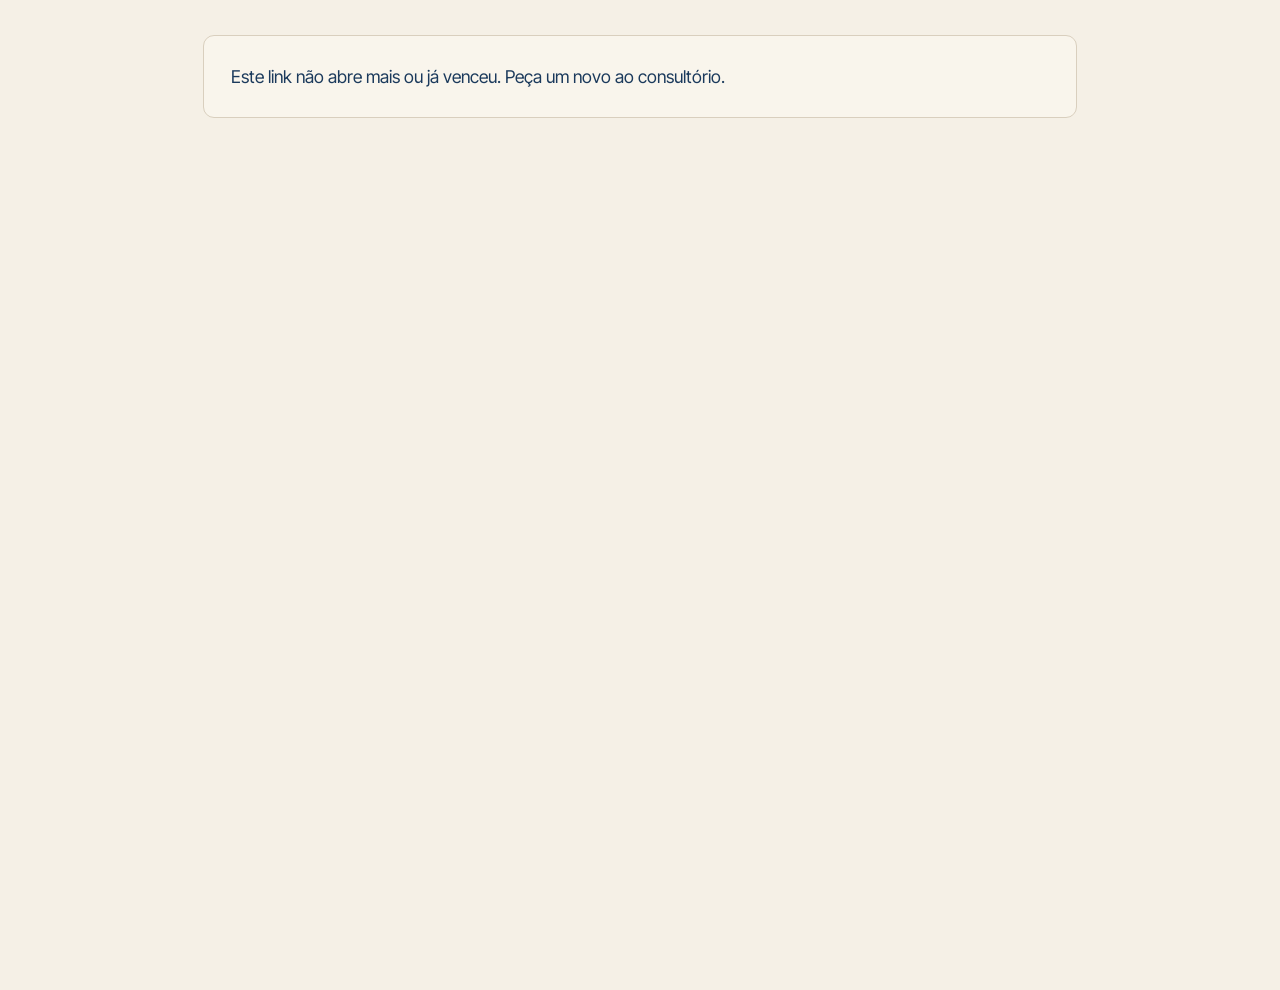
<file: documento-paciente.html>
<!DOCTYPE html><html lang="pt-BR"> <head><meta charset="utf-8"><meta name="viewport" content="width=device-width, initial-scale=1"><title>Condições de pagamento</title><meta name="robots" content="noindex, nofollow"><link rel="icon" href="data:,"><link rel="preconnect" href="https://fonts.googleapis.com"><link rel="preconnect" href="https://fonts.gstatic.com" crossorigin><!-- Só os pesos usados: Cormorant 400/500/600 e 300 itálico; Inter Tight 400/500/600. --><link rel="stylesheet" href="https://fonts.googleapis.com/css2?family=Cormorant+Garamond:ital,wght@0,400;0,500;0,600;1,300&family=Inter+Tight:wght@400;500;600&display=swap"><link rel="stylesheet" href="assets/dentistas.Bc881p_T.css">
<link rel="stylesheet" href="assets/area-do-medico.BAhnRTde.css"></head> <body class="am am-so-documento"> <main class="am-doc-pagina"> <h1 class="am-sr">Condições de pagamento</h1> <p class="am-carregando" id="doc-carregando" role="status">Abrindo a folha…</p> <div class="am-doc-acoes" id="doc-acoes" hidden> <button type="button" class="btn" id="doc-imprimir">Salvar em PDF ou imprimir</button> <p class="am-doc-dica" id="doc-dica">Enviado pelo consultório. No celular, escolha "Salvar como PDF" na janela de impressão.</p> </div> <div class="am-folha" id="doc-folha"></div> <p class="am-doc-invalido caixa" id="doc-invalido" hidden>Este link não abre mais. Peça um novo ao médico.</p> </main> <script type="module" src="assets/documento-paciente.astro_astro_type_script_index_0_lang.Vyi3P7pk.js"></script> </body> </html>
</file>
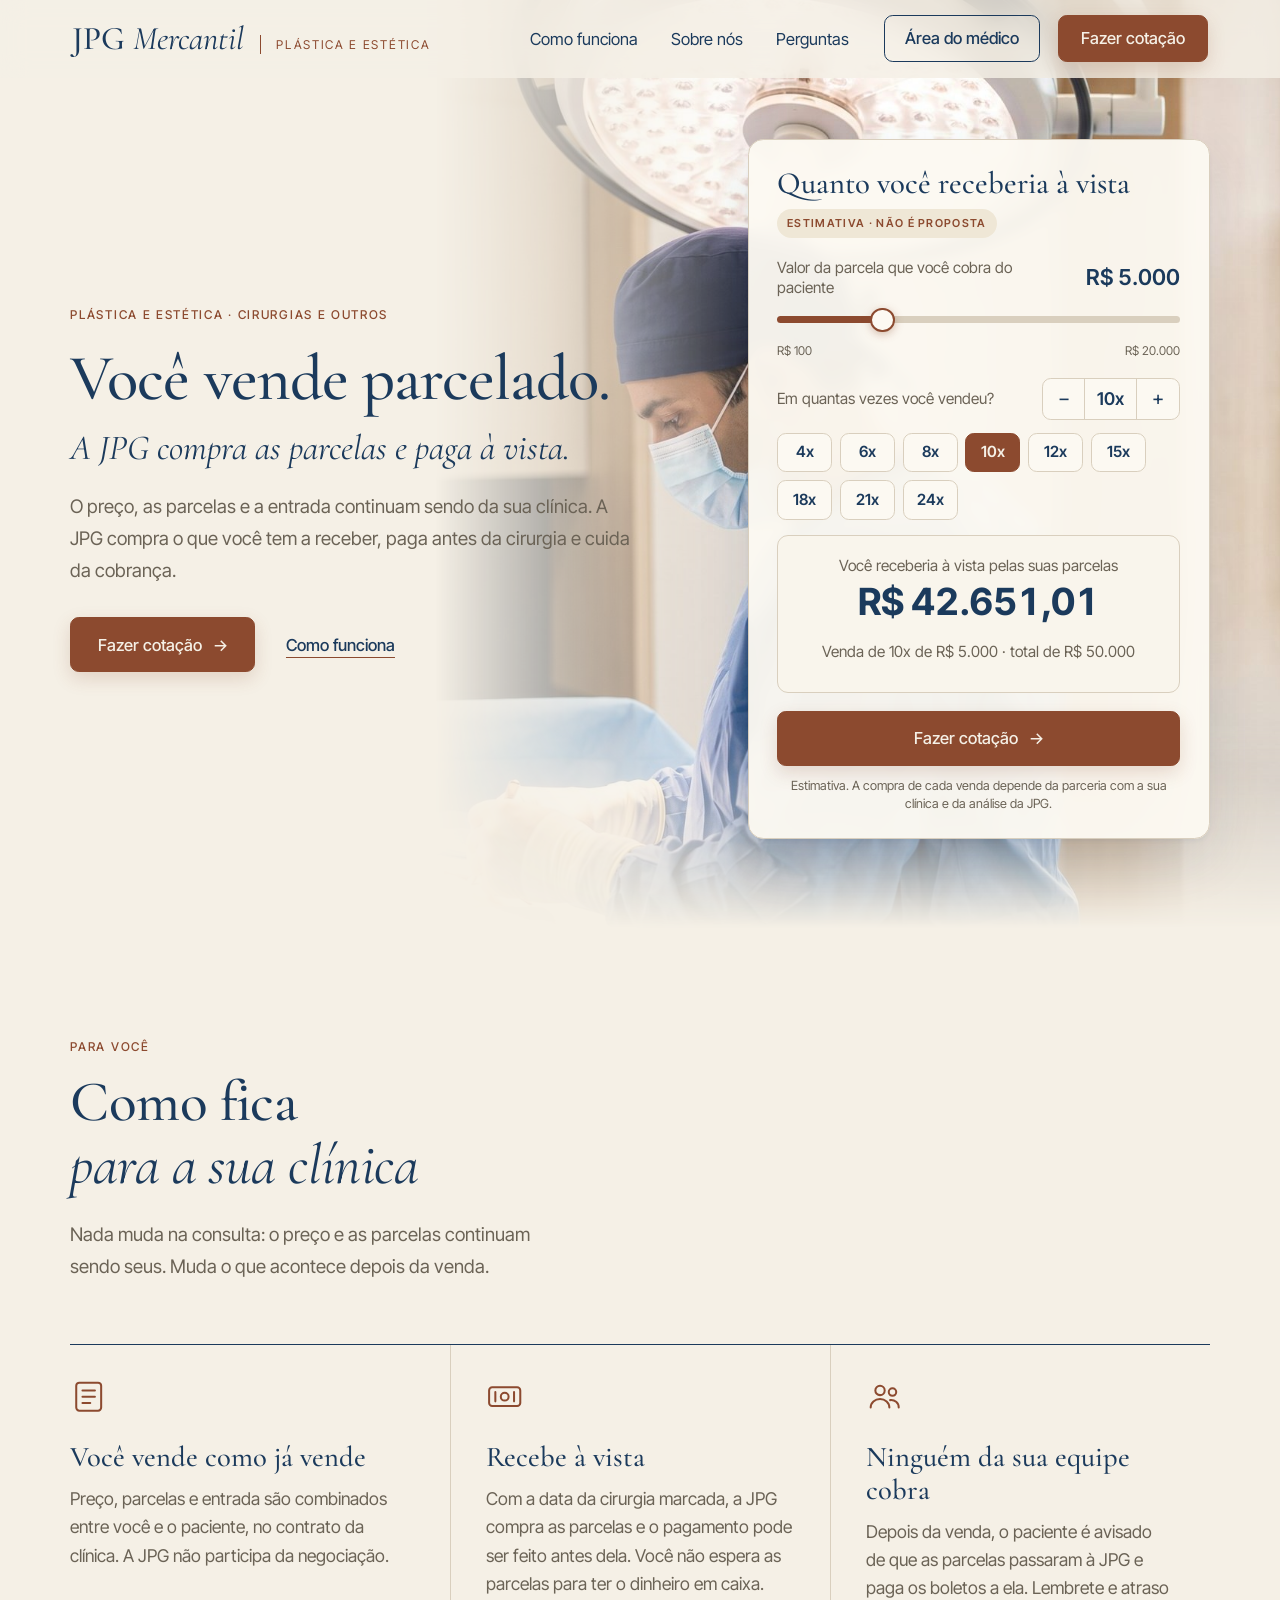
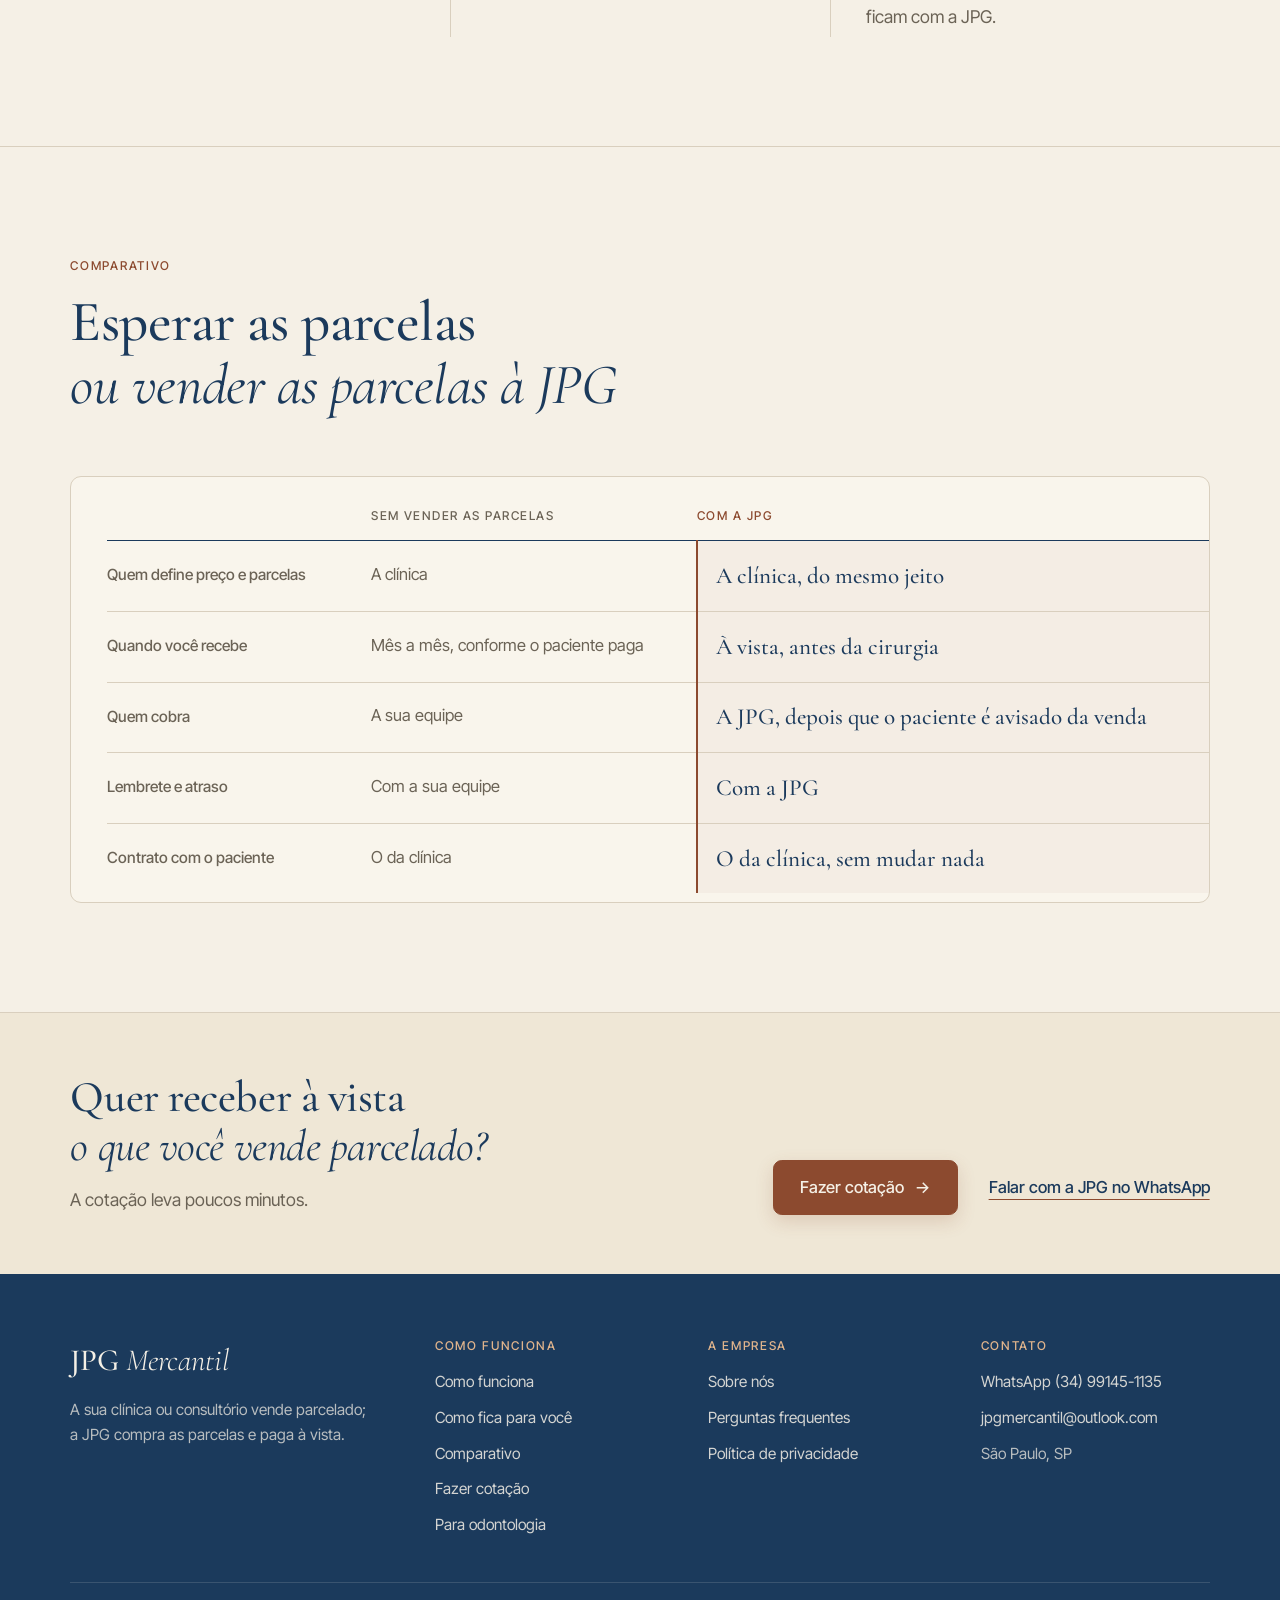
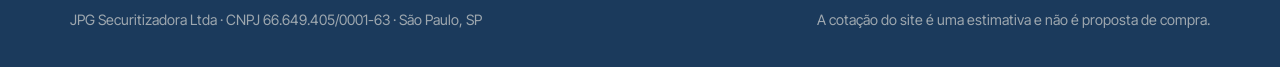
<file: medicos.html>
<!DOCTYPE html><html lang="pt-BR"> <head><meta charset="utf-8"><meta name="viewport" content="width=device-width, initial-scale=1"><title>JPG Mercantil para plástica e estética · Venda parcelado, receba à vista</title><meta name="description" content="A sua clínica vende a cirurgia parcelada, com o preço e as parcelas que ela define. A JPG compra as parcelas e paga à vista, antes da cirurgia."><link rel="canonical" href="https://jpgmercantil.com.br/medicos.html"><meta property="og:type" content="website"><meta property="og:locale" content="pt_BR"><meta property="og:site_name" content="JPG Mercantil"><meta property="og:title" content="JPG Mercantil para plástica e estética · Venda parcelado, receba à vista"><meta property="og:description" content="A sua clínica vende a cirurgia parcelada, com o preço e as parcelas que ela define. A JPG compra as parcelas e paga à vista, antes da cirurgia."><meta property="og:url" content="https://jpgmercantil.com.br/medicos.html"><link rel="icon" type="image/png" href="favicon.png"><link rel="apple-touch-icon" href="apple-touch-icon.png"><link rel="preconnect" href="https://fonts.googleapis.com"><link rel="preconnect" href="https://fonts.gstatic.com" crossorigin><!-- Só os pesos usados: Cormorant 400/500/600 e 300 itálico; Inter Tight 400/500/600. --><link rel="stylesheet" href="https://fonts.googleapis.com/css2?family=Cormorant+Garamond:ital,wght@0,400;0,500;0,600;1,300&family=Inter+Tight:wght@400;500;600&display=swap"><script>document.documentElement.classList.add('js');</script><link rel="stylesheet" href="assets/dentistas.Bc881p_T.css">
<link rel="stylesheet" href="assets/dentistas.BLoOt-vA.css">
<link rel="stylesheet" href="assets/dentistas.C40BXJuh.css">
<style>.lede[data-astro-cid-huc2lya7]{margin-top:20px}
.fechamento[data-astro-cid-zotfx2v4]{background:var(--papel-2);border-top:1px solid var(--borda);padding:clamp(40px,6vh,64px) clamp(20px,5vw,64px)}.fechamento-wrap[data-astro-cid-zotfx2v4]{display:flex;flex-wrap:wrap;align-items:flex-end;justify-content:space-between;gap:28px 48px}.titulo[data-astro-cid-zotfx2v4]{font-size:clamp(28px,3.2vw,40px);line-height:1.12}p[data-astro-cid-zotfx2v4]{margin-top:14px;color:var(--slate);max-width:52ch}.fechamento-acoes[data-astro-cid-zotfx2v4]{display:flex;flex-wrap:wrap;align-items:center;gap:16px 28px}
</style></head> <body>  <header class="nav" id="nav" data-publico="medicos" data-astro-cid-5blmo7yk> <div class="nav-wrap" data-astro-cid-5blmo7yk> <div class="nav-marca" data-astro-cid-5blmo7yk> <a href="index.html" class="nav-logo" aria-label="JPG Mercantil, início" data-astro-cid-5blmo7yk>JPG <em data-astro-cid-5blmo7yk>Mercantil</em></a> <span class="nav-area" data-astro-cid-5blmo7yk>Plástica e estética</span> </div> <nav aria-label="Principal" id="nav-menu" data-astro-cid-5blmo7yk> <ul class="nav-links" data-astro-cid-5blmo7yk> <li data-astro-cid-5blmo7yk><a href="index.html#como-funciona" data-astro-cid-5blmo7yk>Como funciona</a></li><li data-astro-cid-5blmo7yk><a href="sobre.html" data-astro-cid-5blmo7yk>Sobre nós</a></li><li data-astro-cid-5blmo7yk><a href="perguntas.html" data-astro-cid-5blmo7yk>Perguntas</a></li> <li class="nav-so-celular" data-astro-cid-5blmo7yk><a href="area-do-medico.html" data-astro-cid-5blmo7yk>Área do médico</a></li> </ul> </nav> <a href="area-do-medico.html" class="btn btn-contorno nav-medico" data-astro-cid-5blmo7yk>Área do médico</a> <a href="area-do-medico.html" class="nav-medico-icone" aria-label="Área do médico" title="Área do médico" data-astro-cid-5blmo7yk> <svg viewBox="0 0 24 24" width="20" height="20" aria-hidden="true" fill="none" stroke="currentColor" stroke-width="1.6" stroke-linecap="round" data-astro-cid-5blmo7yk> <circle cx="12" cy="8.5" r="3.6" data-astro-cid-5blmo7yk></circle><path d="M5 20c.8-3.7 3.6-5.6 7-5.6s6.2 1.9 7 5.6" data-astro-cid-5blmo7yk></path> </svg> </a> <a href="simulador.html" class="btn nav-cta" data-astro-cid-5blmo7yk>Fazer cotação</a> <button type="button" class="nav-botao" id="nav-botao" aria-expanded="false" aria-controls="nav-menu" data-astro-cid-5blmo7yk> <span class="sr" data-astro-cid-5blmo7yk>Abrir menu</span> <span class="traco" aria-hidden="true" data-astro-cid-5blmo7yk></span> </button> </div> </header> <!-- Antes de qualquer cotação fora da landing de um público: médico ou dentista? --> <dialog class="escolha-area" id="escolha-area" aria-labelledby="escolha-area-titulo" data-astro-cid-5blmo7yk> <div class="escolha-area-corpo" data-astro-cid-5blmo7yk> <div class="escolha-area-topo" data-astro-cid-5blmo7yk> <div data-astro-cid-5blmo7yk> <p class="escolha-area-eyebrow" data-astro-cid-5blmo7yk>Fazer uma cotação</p> <h2 class="escolha-area-titulo" id="escolha-area-titulo" data-astro-cid-5blmo7yk>Você é <em data-astro-cid-5blmo7yk>médico</em> ou <em data-astro-cid-5blmo7yk>dentista?</em></h2> </div> <button type="button" class="escolha-area-fechar" data-fechar-escolha aria-label="Fechar" data-astro-cid-5blmo7yk>&times;</button> </div> <div class="escolha-area-opcoes" data-astro-cid-5blmo7yk> <a href="simulador.html" class="escolha-area-opcao" data-astro-cid-5blmo7yk> <img src="img/v10/porta-estetica.jpg" alt="" width="640" height="427" loading="lazy" data-astro-cid-5blmo7yk> <span class="escolha-area-rotulo" data-astro-cid-5blmo7yk>Plástica e estética <span class="escolha-area-seta" aria-hidden="true" data-astro-cid-5blmo7yk>&#8594;</span></span> <span class="escolha-area-texto" data-astro-cid-5blmo7yk>Cirurgias, dermatologia e outros. Cadastro com CRM.</span> </a> <a href="simulador-dentistas.html" class="escolha-area-opcao" data-astro-cid-5blmo7yk> <img src="img/v10/porta-odonto.jpg" alt="" width="640" height="427" loading="lazy" data-astro-cid-5blmo7yk> <span class="escolha-area-rotulo" data-astro-cid-5blmo7yk>Odontologia <span class="escolha-area-seta" aria-hidden="true" data-astro-cid-5blmo7yk>&#8594;</span></span> <span class="escolha-area-texto" data-astro-cid-5blmo7yk>Implantes, protocolos, lentes e outros. Cadastro com CRO.</span> </a> </div> </div> </dialog> <script type="module">const d="jpg.publico.v1",l=document.getElementById("nav")?.dataset.publico;try{l&&localStorage.setItem(d,l);const e=l||localStorage.getItem(d);if(e==="medicos"||e==="dentistas"){const t=e==="medicos"?"waMedicos":"waDentistas";document.querySelectorAll("a[data-wa-medicos]").forEach(n=>{n.dataset[t]&&(n.href=n.dataset[t])})}}catch{}const o=document.getElementById("nav"),i=()=>o?.classList.toggle("rolado",window.scrollY>24);i();window.addEventListener("scroll",i,{passive:!0});const s=document.getElementById("nav-botao"),r=s?.querySelector(".sr"),c=e=>{o?.classList.toggle("aberto",e),s?.setAttribute("aria-expanded",String(e)),r&&(r.textContent=e?"Fechar menu":"Abrir menu")};s?.addEventListener("click",()=>c(!o?.classList.contains("aberto")));o?.querySelectorAll(".nav-links a").forEach(e=>e.addEventListener("click",()=>c(!1)));document.addEventListener("keydown",e=>{e.key==="Escape"&&o?.classList.contains("aberto")&&(c(!1),s?.focus())});const a=document.getElementById("escolha-area");document.addEventListener("click",e=>{!a||!e.target.closest("[data-escolher-area]")||(c(!1),a.showModal())});a?.addEventListener("click",e=>{const t=e.target;(t===a||t.closest("[data-fechar-escolha]"))&&a.close()});</script>  <main data-astro-cid-wa6wv4kj> <section class="hero" id="inicio" data-astro-cid-bbe6dxrz> <div class="hero-foto" aria-hidden="true" data-astro-cid-bbe6dxrz> <img src="img/v10/hero-estetica-espelhada.jpg" alt="" width="2200" height="1238" style="object-position: 0% center" fetchpriority="high" decoding="async" data-astro-cid-bbe6dxrz> </div> <div class="wrap hero-grid" data-astro-cid-bbe6dxrz> <div class="hero-texto" data-astro-cid-bbe6dxrz> <p class="eyebrow reveal" data-astro-cid-bbe6dxrz>Plástica e estética · cirurgias e outros</p> <h1 class="hero-titulo reveal rd1" data-astro-cid-bbe6dxrz>Você vende parcelado.</h1> <p class="hero-destaque reveal rd2" data-astro-cid-bbe6dxrz>A JPG compra as parcelas e paga à vista.</p> <p class="lede hero-lede reveal rd3" data-astro-cid-bbe6dxrz>O preço, as parcelas e a entrada continuam sendo da sua clínica. A JPG compra o que você tem a receber, paga antes da cirurgia e cuida da cobrança.</p> <div class="hero-acoes reveal rd4" data-astro-cid-bbe6dxrz> <a href="simulador.html" class="btn" data-astro-cid-bbe6dxrz>Fazer cotação<span class="seta" aria-hidden="true" data-astro-cid-bbe6dxrz>&#8594;</span></a> <a href="index.html#como-funciona" class="link" data-astro-cid-bbe6dxrz>Como funciona</a> </div> </div> <div class="hero-previa reveal rd2" data-astro-cid-bbe6dxrz> <div class="previa" data-previa="medicos"> <div class="previa-topo"> <h2 class="previa-titulo">Quanto você receberia à vista</h2> <span class="previa-selo">Estimativa · não é proposta</span> </div> <div class="previa-linha"> <label for="previa-valor-medicos" class="previa-rotulo">Valor da parcela que você cobra do paciente</label> <output class="previa-valor" for="previa-valor-medicos" data-valor>R$ 5.000</output> </div> <input id="previa-valor-medicos" class="previa-range" type="range" min="100" max="20000" step="100" value="5000" aria-describedby="previa-nota-medicos"> <div class="previa-escala" aria-hidden="true"><span>R$ 100</span><span>R$ 20.000</span></div> <div class="previa-linha"> <span class="previa-rotulo" id="previa-vezes-medicos">Em quantas vezes você vendeu?</span> <div class="previa-passo" role="group" aria-labelledby="previa-vezes-medicos"> <button type="button" data-menos aria-label="Menos parcelas">−</button> <output data-vezes>10x</output> <button type="button" data-mais aria-label="Mais parcelas">+</button> </div> </div> <div class="previa-prazos" role="group" aria-label="Prazos"> <button type="button" class="previa-prazo" data-prazo="4" aria-pressed="false"> 4x
</button><button type="button" class="previa-prazo" data-prazo="6" aria-pressed="false"> 6x
</button><button type="button" class="previa-prazo" data-prazo="8" aria-pressed="false"> 8x
</button><button type="button" class="previa-prazo" data-prazo="10" aria-pressed="true"> 10x
</button><button type="button" class="previa-prazo" data-prazo="12" aria-pressed="false"> 12x
</button><button type="button" class="previa-prazo" data-prazo="15" aria-pressed="false"> 15x
</button><button type="button" class="previa-prazo" data-prazo="18" aria-pressed="false"> 18x
</button><button type="button" class="previa-prazo" data-prazo="21" aria-pressed="false"> 21x
</button><button type="button" class="previa-prazo" data-prazo="24" aria-pressed="false"> 24x
</button> </div> <div class="previa-resultado" aria-live="polite"> <p class="previa-paga">Você receberia à vista pelas suas parcelas</p> <p class="previa-parcela"><strong data-avista>—</strong></p> <p class="previa-recebe" data-recebe><span data-venda></span></p> </div> <a href="simulador.html" class="btn previa-botao">Fazer cotação<span class="seta" aria-hidden="true">&#8594;</span></a> <p class="previa-nota" id="previa-nota-medicos">Estimativa. A compra de cada venda depende da parceria com a sua clínica e da análise da JPG.</p> </div> <script type="module" src="assets/Previa.astro_astro_type_script_index_0_lang.v9sin14m.js"></script> </div> </div> </section>  <section class="sec" id="como-fica" data-astro-cid-c5gawl66> <div class="wrap" data-astro-cid-c5gawl66> <div class="fica-topo" data-astro-cid-c5gawl66> <div class="reveal" data-astro-cid-huc2lya7> <p class="eyebrow" data-astro-cid-huc2lya7>Para você</p> <h2 class="titulo" data-astro-cid-huc2lya7="true">Como fica<br data-astro-cid-huc2lya7><em data-astro-cid-huc2lya7>para a sua clínica</em></h2> <p class="lede" data-astro-cid-huc2lya7>Nada muda na consulta: o preço e as parcelas continuam sendo seus. Muda o que acontece depois da venda.</p> </div>   </div> <ol class="fica-lista" data-astro-cid-c5gawl66> <li class="reveal rd1" data-astro-cid-c5gawl66> <span class="fica-marca" aria-hidden="true" data-astro-cid-c5gawl66> <svg viewBox="0 0 24 24" data-astro-cid-c5gawl66><rect x="4" y="3" width="16" height="18" rx="2"/><path d="M8 8h8M8 12h8M8 16h5"/></svg> </span> <h3 data-astro-cid-c5gawl66>Você vende como já vende</h3> <p data-astro-cid-c5gawl66>Preço, parcelas e entrada são combinados entre você e o paciente, no contrato da clínica. A JPG não participa da negociação.</p> </li><li class="reveal rd2" data-astro-cid-c5gawl66> <span class="fica-marca" aria-hidden="true" data-astro-cid-c5gawl66> <svg viewBox="0 0 24 24" data-astro-cid-c5gawl66><rect x="2" y="6" width="20" height="12" rx="2"/><circle cx="12" cy="12" r="2.5"/><path d="M6 9v6M18 9v6"/></svg> </span> <h3 data-astro-cid-c5gawl66>Recebe à vista</h3> <p data-astro-cid-c5gawl66>Com a data da cirurgia marcada, a JPG compra as parcelas e o pagamento pode ser feito antes dela. Você não espera as parcelas para ter o dinheiro em caixa.</p> </li><li class="reveal rd3" data-astro-cid-c5gawl66> <span class="fica-marca" aria-hidden="true" data-astro-cid-c5gawl66> <svg viewBox="0 0 24 24" data-astro-cid-c5gawl66><circle cx="9" cy="8" r="3"/><circle cx="17" cy="9" r="2.4"/><path d="M3 19c0-3.3 2.7-5.5 6-5.5s6 2.2 6 5.5"/><path d="M15.5 14.2c2.9-.3 5.5 1.6 5.5 4.8"/></svg> </span> <h3 data-astro-cid-c5gawl66>Ninguém da sua equipe cobra</h3> <p data-astro-cid-c5gawl66>Depois da venda, o paciente é avisado de que as parcelas passaram à JPG e paga os boletos a ela. Lembrete e atraso ficam com a JPG.</p> </li> </ol> </div> </section>  <section class="sec" id="comparativo" data-astro-cid-sjh5edtt> <div class="wrap" data-astro-cid-sjh5edtt> <div class="topo" data-astro-cid-sjh5edtt> <div class="reveal" data-astro-cid-huc2lya7> <p class="eyebrow" data-astro-cid-huc2lya7>Comparativo</p> <h2 class="titulo" data-astro-cid-huc2lya7="true">Esperar as parcelas<br data-astro-cid-huc2lya7><em data-astro-cid-huc2lya7>ou vender as parcelas à JPG</em></h2>  </div>  </div> <div class="tabela caixa reveal rd1" data-astro-cid-sjh5edtt> <table data-astro-cid-sjh5edtt> <thead data-astro-cid-sjh5edtt> <tr data-astro-cid-sjh5edtt> <th scope="col" data-astro-cid-sjh5edtt><span class="sr" data-astro-cid-sjh5edtt>Critério</span></th> <th scope="col" data-astro-cid-sjh5edtt>Sem vender as parcelas</th> <th scope="col" class="jpg" data-astro-cid-sjh5edtt>Com a JPG</th> </tr> </thead> <tbody data-astro-cid-sjh5edtt> <tr data-astro-cid-sjh5edtt> <th scope="row" data-astro-cid-sjh5edtt>Quem define preço e parcelas</th> <td data-label="Sem vender as parcelas" data-astro-cid-sjh5edtt>A clínica</td><td data-label="Com a JPG" class="jpg" data-astro-cid-sjh5edtt>A clínica, do mesmo jeito</td> </tr><tr data-astro-cid-sjh5edtt> <th scope="row" data-astro-cid-sjh5edtt>Quando você recebe</th> <td data-label="Sem vender as parcelas" data-astro-cid-sjh5edtt>Mês a mês, conforme o paciente paga</td><td data-label="Com a JPG" class="jpg" data-astro-cid-sjh5edtt>À vista, antes da cirurgia</td> </tr><tr data-astro-cid-sjh5edtt> <th scope="row" data-astro-cid-sjh5edtt>Quem cobra</th> <td data-label="Sem vender as parcelas" data-astro-cid-sjh5edtt>A sua equipe</td><td data-label="Com a JPG" class="jpg" data-astro-cid-sjh5edtt>A JPG, depois que o paciente é avisado da venda</td> </tr><tr data-astro-cid-sjh5edtt> <th scope="row" data-astro-cid-sjh5edtt>Lembrete e atraso</th> <td data-label="Sem vender as parcelas" data-astro-cid-sjh5edtt>Com a sua equipe</td><td data-label="Com a JPG" class="jpg" data-astro-cid-sjh5edtt>Com a JPG</td> </tr><tr data-astro-cid-sjh5edtt> <th scope="row" data-astro-cid-sjh5edtt>Contrato com o paciente</th> <td data-label="Sem vender as parcelas" data-astro-cid-sjh5edtt>O da clínica</td><td data-label="Com a JPG" class="jpg" data-astro-cid-sjh5edtt>O da clínica, sem mudar nada</td> </tr> </tbody> </table> </div>  </div> </section>  </main> <section class="fechamento" data-astro-cid-zotfx2v4> <div class="wrap fechamento-wrap reveal" data-astro-cid-zotfx2v4> <div data-astro-cid-zotfx2v4> <h2 class="titulo" data-astro-cid-zotfx2v4>Quer receber à vista<br data-astro-cid-zotfx2v4><em data-astro-cid-zotfx2v4>o que você vende parcelado?</em></h2> <p data-astro-cid-zotfx2v4>A cotação leva poucos minutos.</p> </div> <div class="fechamento-acoes" data-astro-cid-zotfx2v4> <!-- Antes da cotação, a pessoa escolhe se é médico ou dentista (janela no Navbar, V8-05). --> <a href="simulador.html" class="btn" data-astro-cid-zotfx2v4>Fazer cotação<span class="seta" aria-hidden="true" data-astro-cid-zotfx2v4>&#8594;</span></a> <a href="https://wa.me/5534991451135?text=Ol%C3%A1!%20Vim%20pelo%20site%20da%20JPG%20Mercantil%20e%20quero%20entender%20como%20a%20JPG%20funciona%20para%20a%20minha%20cl%C3%ADnica." data-wa-medicos="https://wa.me/5534991451135?text=Ol%C3%A1!%20Vim%20pelo%20site%20da%20JPG%20Mercantil.%20Sou%20m%C3%A9dico%2C%20vendo%20parcelado%20e%20quero%20entender%20como%20a%20JPG%20compra%20as%20parcelas%20da%20minha%20cl%C3%ADnica." data-wa-dentistas="https://wa.me/5534991451135?text=Ol%C3%A1!%20Vim%20pelo%20site%20da%20JPG%20Mercantil.%20Sou%20dentista%2C%20vendo%20parcelado%20e%20quero%20entender%20como%20a%20JPG%20compra%20as%20parcelas%20do%20meu%20consult%C3%B3rio." class="link" target="_blank" rel="noopener" data-astro-cid-zotfx2v4>Falar com a JPG no WhatsApp</a> </div> </div> </section>  <footer class="rodape" data-astro-cid-wamvvw7j> <div class="wrap" data-astro-cid-wamvvw7j> <div class="rodape-grade" data-astro-cid-wamvvw7j> <div class="rodape-marca" data-astro-cid-wamvvw7j> <a href="index.html" class="rodape-logo" data-astro-cid-wamvvw7j>JPG <em data-astro-cid-wamvvw7j>Mercantil</em></a> <p data-astro-cid-wamvvw7j>A sua clínica ou consultório vende parcelado; a JPG compra as parcelas e paga à vista.</p> </div> <nav aria-label="Como funciona" data-astro-cid-wamvvw7j> <p class="rodape-titulo" data-astro-cid-wamvvw7j>Como funciona</p> <ul data-astro-cid-wamvvw7j><li data-astro-cid-wamvvw7j><a href="index.html#como-funciona" data-astro-cid-wamvvw7j>Como funciona</a></li><li data-astro-cid-wamvvw7j><a href="medicos.html#como-fica" data-astro-cid-wamvvw7j>Como fica para você</a></li><li data-astro-cid-wamvvw7j><a href="medicos.html#comparativo" data-astro-cid-wamvvw7j>Comparativo</a></li><li data-astro-cid-wamvvw7j><a href="simulador.html" data-astro-cid-wamvvw7j>Fazer cotação</a></li><li data-astro-cid-wamvvw7j><a href="dentistas.html" data-astro-cid-wamvvw7j>Para odontologia</a></li></ul> </nav> <nav aria-label="A empresa" data-astro-cid-wamvvw7j> <p class="rodape-titulo" data-astro-cid-wamvvw7j>A empresa</p> <ul data-astro-cid-wamvvw7j><li data-astro-cid-wamvvw7j><a href="sobre.html" data-astro-cid-wamvvw7j>Sobre nós</a></li><li data-astro-cid-wamvvw7j><a href="perguntas.html" data-astro-cid-wamvvw7j>Perguntas frequentes</a></li><li data-astro-cid-wamvvw7j><a href="privacidade.html" data-astro-cid-wamvvw7j>Política de privacidade</a></li></ul> </nav> <div data-astro-cid-wamvvw7j> <p class="rodape-titulo" data-astro-cid-wamvvw7j>Contato</p> <ul data-astro-cid-wamvvw7j> <li data-astro-cid-wamvvw7j><a href="https://wa.me/5534991451135?text=Ol%C3%A1!%20Vim%20pelo%20site%20da%20JPG%20Mercantil.%20Sou%20m%C3%A9dico%2C%20vendo%20parcelado%20e%20quero%20entender%20como%20a%20JPG%20compra%20as%20parcelas%20da%20minha%20cl%C3%ADnica." class="astro-wamvvw7j" target="_blank" rel="noopener" data-astro-cid-wamvvw7j>WhatsApp (34) 99145-1135</a></li> <li data-astro-cid-wamvvw7j><a href="mailto:jpgmercantil@outlook.com" data-astro-cid-wamvvw7j>jpgmercantil@outlook.com</a></li> <li data-astro-cid-wamvvw7j>São Paulo, SP</li> </ul> </div> </div> <div class="rodape-base" data-astro-cid-wamvvw7j> <p data-astro-cid-wamvvw7j>JPG Securitizadora Ltda · CNPJ 66.649.405/0001-63 · São Paulo, SP</p> <p data-astro-cid-wamvvw7j>A cotação do site é uma estimativa e não é proposta de compra.</p> </div> </div> </footer>   <a href="simulador.html" class="btn cta-flutuante" id="cta-flutuante" data-astro-cid-wa6wv4kj>Fazer cotação<span class="seta" aria-hidden="true" data-astro-cid-wa6wv4kj>&#8594;</span></a>  <script type="module">const r=document.querySelectorAll(".reveal");if("IntersectionObserver"in window){const e=new IntersectionObserver(n=>{for(const t of n)t.isIntersecting&&(t.target.classList.add("in"),e.unobserve(t.target))},{rootMargin:"0px 0px -8% 0px"});r.forEach(n=>e.observe(n))}else r.forEach(e=>e.classList.add("in"));</script> </body> </html> <script type="module">const e=document.querySelector(".previa"),t=document.getElementById("cta-flutuante");e&&t&&"IntersectionObserver"in window&&new IntersectionObserver(([n])=>t.classList.toggle("escondido",n.isIntersecting)).observe(e);</script>
</file>
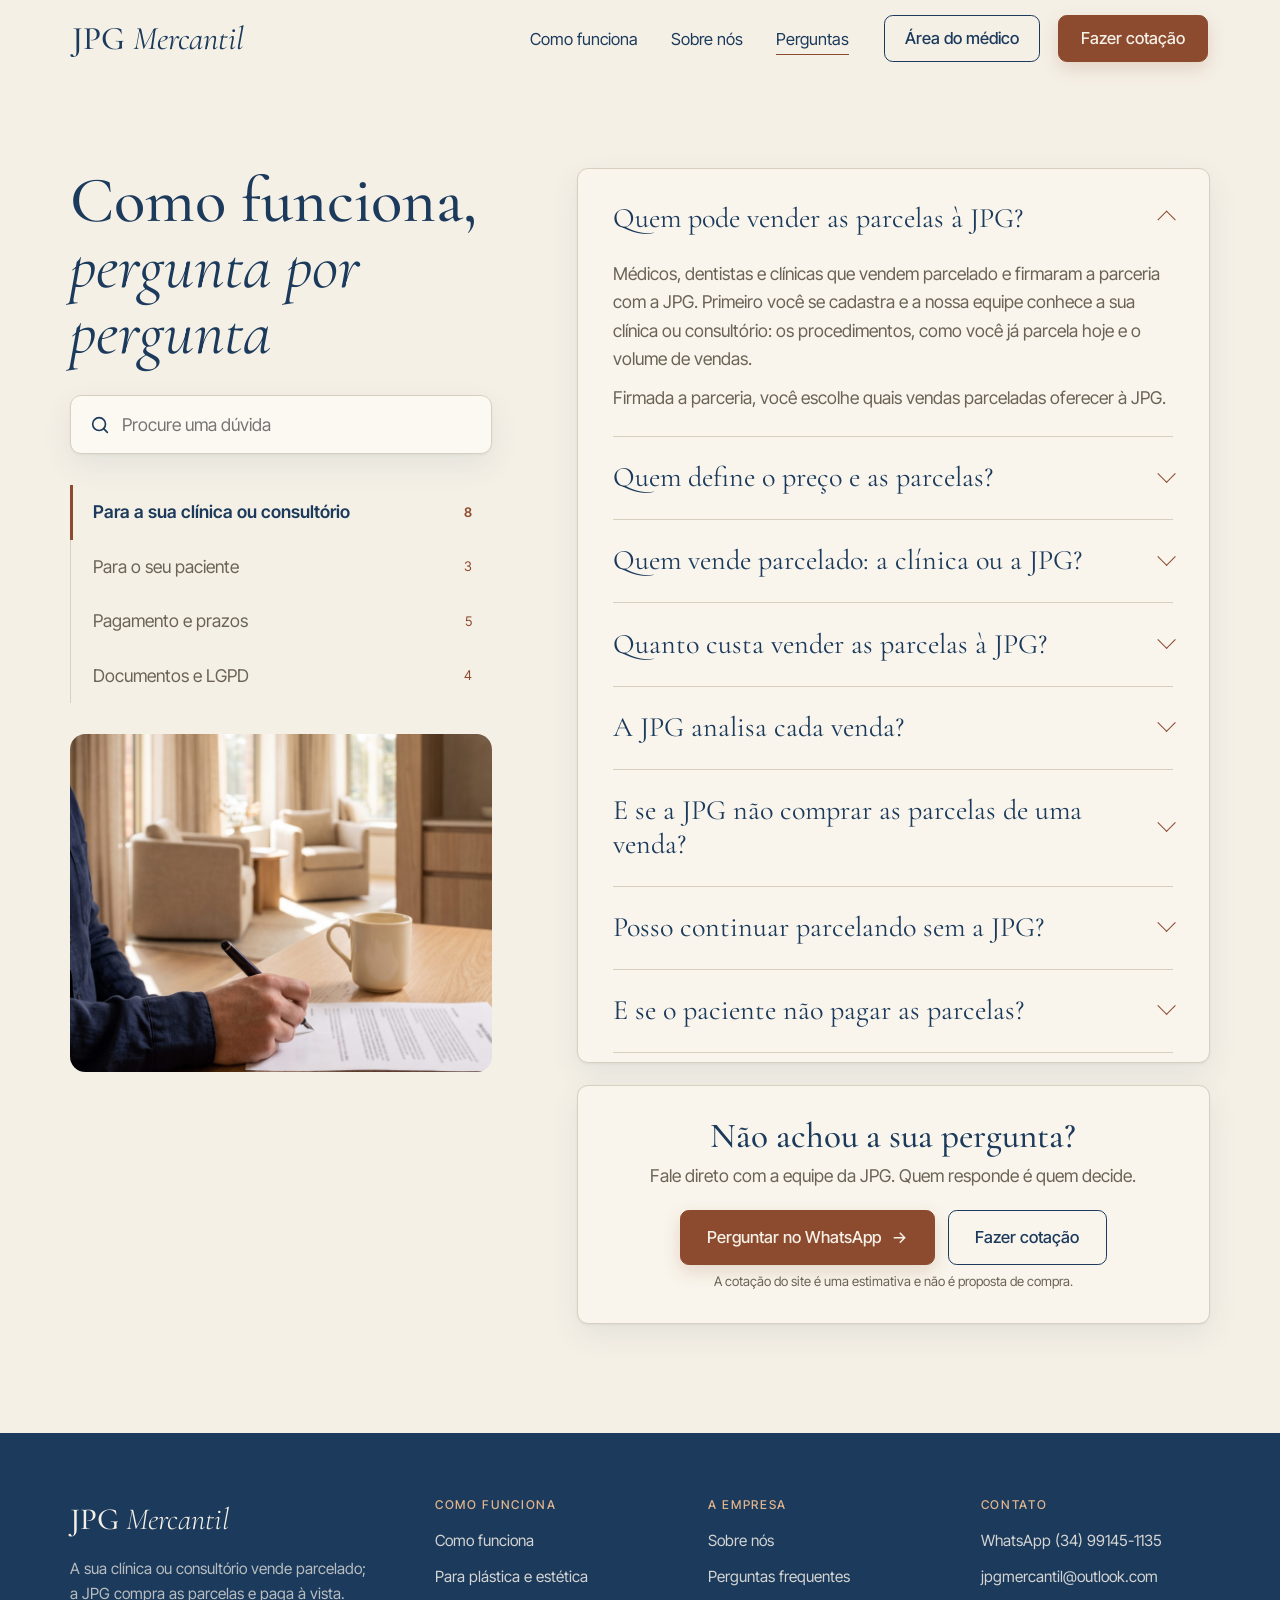
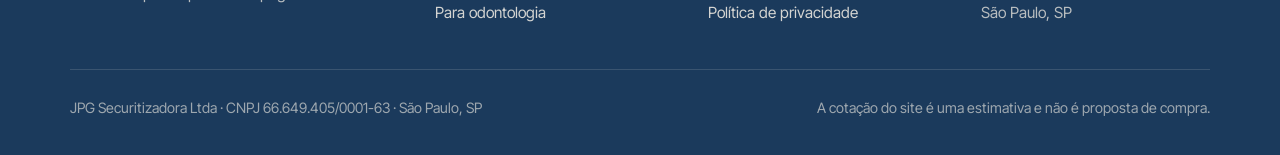
<file: perguntas.html>
<!DOCTYPE html><html lang="pt-BR"> <head><meta charset="utf-8"><meta name="viewport" content="width=device-width, initial-scale=1"><title>Perguntas frequentes · JPG Mercantil</title><meta name="description" content="Como a JPG Mercantil funciona para a sua clínica ou consultório e para o seu paciente: análise da compra, prazos, pagamento e documentos."><link rel="canonical" href="https://jpgmercantil.com.br/perguntas.html"><meta property="og:type" content="website"><meta property="og:locale" content="pt_BR"><meta property="og:site_name" content="JPG Mercantil"><meta property="og:title" content="Perguntas frequentes · JPG Mercantil"><meta property="og:description" content="Como a JPG Mercantil funciona para a sua clínica ou consultório e para o seu paciente: análise da compra, prazos, pagamento e documentos."><meta property="og:url" content="https://jpgmercantil.com.br/perguntas.html"><link rel="icon" type="image/png" href="favicon.png"><link rel="apple-touch-icon" href="apple-touch-icon.png"><link rel="preconnect" href="https://fonts.googleapis.com"><link rel="preconnect" href="https://fonts.gstatic.com" crossorigin><!-- Só os pesos usados: Cormorant 400/500/600 e 300 itálico; Inter Tight 400/500/600. --><link rel="stylesheet" href="https://fonts.googleapis.com/css2?family=Cormorant+Garamond:ital,wght@0,400;0,500;0,600;1,300&family=Inter+Tight:wght@400;500;600&display=swap"><script>document.documentElement.classList.add('js');</script><link rel="stylesheet" href="assets/dentistas.Bc881p_T.css">
<link rel="stylesheet" href="assets/dentistas.BLoOt-vA.css">
<link rel="stylesheet" href="assets/perguntas.MN2lOrMD.css"></head> <body>  <header class="nav" id="nav" data-astro-cid-5blmo7yk> <div class="nav-wrap" data-astro-cid-5blmo7yk> <div class="nav-marca" data-astro-cid-5blmo7yk> <a href="index.html" class="nav-logo" aria-label="JPG Mercantil, início" data-astro-cid-5blmo7yk>JPG <em data-astro-cid-5blmo7yk>Mercantil</em></a>  </div> <nav aria-label="Principal" id="nav-menu" data-astro-cid-5blmo7yk> <ul class="nav-links" data-astro-cid-5blmo7yk> <li data-astro-cid-5blmo7yk><a href="index.html#como-funciona" data-astro-cid-5blmo7yk>Como funciona</a></li><li data-astro-cid-5blmo7yk><a href="sobre.html" data-astro-cid-5blmo7yk>Sobre nós</a></li><li data-astro-cid-5blmo7yk><a href="perguntas.html" aria-current="page" data-astro-cid-5blmo7yk>Perguntas</a></li> <li class="nav-so-celular" data-astro-cid-5blmo7yk><a href="area-do-medico.html" data-astro-cid-5blmo7yk>Área do médico</a></li> </ul> </nav> <a href="area-do-medico.html" class="btn btn-contorno nav-medico" data-astro-cid-5blmo7yk>Área do médico</a> <a href="area-do-medico.html" class="nav-medico-icone" aria-label="Área do médico" title="Área do médico" data-astro-cid-5blmo7yk> <svg viewBox="0 0 24 24" width="20" height="20" aria-hidden="true" fill="none" stroke="currentColor" stroke-width="1.6" stroke-linecap="round" data-astro-cid-5blmo7yk> <circle cx="12" cy="8.5" r="3.6" data-astro-cid-5blmo7yk></circle><path d="M5 20c.8-3.7 3.6-5.6 7-5.6s6.2 1.9 7 5.6" data-astro-cid-5blmo7yk></path> </svg> </a> <button type="button" class="btn nav-cta" data-escolher-area data-astro-cid-5blmo7yk>Fazer cotação</button> <button type="button" class="nav-botao" id="nav-botao" aria-expanded="false" aria-controls="nav-menu" data-astro-cid-5blmo7yk> <span class="sr" data-astro-cid-5blmo7yk>Abrir menu</span> <span class="traco" aria-hidden="true" data-astro-cid-5blmo7yk></span> </button> </div> </header> <!-- Antes de qualquer cotação fora da landing de um público: médico ou dentista? --> <dialog class="escolha-area" id="escolha-area" aria-labelledby="escolha-area-titulo" data-astro-cid-5blmo7yk> <div class="escolha-area-corpo" data-astro-cid-5blmo7yk> <div class="escolha-area-topo" data-astro-cid-5blmo7yk> <div data-astro-cid-5blmo7yk> <p class="escolha-area-eyebrow" data-astro-cid-5blmo7yk>Fazer uma cotação</p> <h2 class="escolha-area-titulo" id="escolha-area-titulo" data-astro-cid-5blmo7yk>Você é <em data-astro-cid-5blmo7yk>médico</em> ou <em data-astro-cid-5blmo7yk>dentista?</em></h2> </div> <button type="button" class="escolha-area-fechar" data-fechar-escolha aria-label="Fechar" data-astro-cid-5blmo7yk>&times;</button> </div> <div class="escolha-area-opcoes" data-astro-cid-5blmo7yk> <a href="simulador.html" class="escolha-area-opcao" data-astro-cid-5blmo7yk> <img src="img/v10/porta-estetica.jpg" alt="" width="640" height="427" loading="lazy" data-astro-cid-5blmo7yk> <span class="escolha-area-rotulo" data-astro-cid-5blmo7yk>Plástica e estética <span class="escolha-area-seta" aria-hidden="true" data-astro-cid-5blmo7yk>&#8594;</span></span> <span class="escolha-area-texto" data-astro-cid-5blmo7yk>Cirurgias, dermatologia e outros. Cadastro com CRM.</span> </a> <a href="simulador-dentistas.html" class="escolha-area-opcao" data-astro-cid-5blmo7yk> <img src="img/v10/porta-odonto.jpg" alt="" width="640" height="427" loading="lazy" data-astro-cid-5blmo7yk> <span class="escolha-area-rotulo" data-astro-cid-5blmo7yk>Odontologia <span class="escolha-area-seta" aria-hidden="true" data-astro-cid-5blmo7yk>&#8594;</span></span> <span class="escolha-area-texto" data-astro-cid-5blmo7yk>Implantes, protocolos, lentes e outros. Cadastro com CRO.</span> </a> </div> </div> </dialog> <script type="module">const d="jpg.publico.v1",l=document.getElementById("nav")?.dataset.publico;try{l&&localStorage.setItem(d,l);const e=l||localStorage.getItem(d);if(e==="medicos"||e==="dentistas"){const t=e==="medicos"?"waMedicos":"waDentistas";document.querySelectorAll("a[data-wa-medicos]").forEach(n=>{n.dataset[t]&&(n.href=n.dataset[t])})}}catch{}const o=document.getElementById("nav"),i=()=>o?.classList.toggle("rolado",window.scrollY>24);i();window.addEventListener("scroll",i,{passive:!0});const s=document.getElementById("nav-botao"),r=s?.querySelector(".sr"),c=e=>{o?.classList.toggle("aberto",e),s?.setAttribute("aria-expanded",String(e)),r&&(r.textContent=e?"Fechar menu":"Abrir menu")};s?.addEventListener("click",()=>c(!o?.classList.contains("aberto")));o?.querySelectorAll(".nav-links a").forEach(e=>e.addEventListener("click",()=>c(!1)));document.addEventListener("keydown",e=>{e.key==="Escape"&&o?.classList.contains("aberto")&&(c(!1),s?.focus())});const a=document.getElementById("escolha-area");document.addEventListener("click",e=>{!a||!e.target.closest("[data-escolher-area]")||(c(!1),a.showModal())});a?.addEventListener("click",e=>{const t=e.target;(t===a||t.closest("[data-fechar-escolha]"))&&a.close()});</script>  <main data-astro-cid-tvcwbuad> <section class="sec primeira" data-astro-cid-tvcwbuad> <div class="wrap faq" data-astro-cid-tvcwbuad> <aside class="faq-lado" data-astro-cid-tvcwbuad> <h1 class="faq-titulo reveal" data-astro-cid-tvcwbuad>Como funciona,<br data-astro-cid-tvcwbuad><em data-astro-cid-tvcwbuad>pergunta por pergunta</em></h1> <label class="faq-busca reveal rd1" data-astro-cid-tvcwbuad> <svg viewBox="0 0 24 24" aria-hidden="true" data-astro-cid-tvcwbuad><circle cx="11" cy="11" r="7" data-astro-cid-tvcwbuad></circle><path d="M20 20l-4-4" data-astro-cid-tvcwbuad></path></svg> <span class="sr" data-astro-cid-tvcwbuad>Procure uma dúvida</span> <input type="search" id="faq-busca" placeholder="Procure uma dúvida" autocomplete="off" data-astro-cid-tvcwbuad> </label> <nav class="faq-abas reveal rd2" aria-label="Categorias" role="tablist" data-astro-cid-tvcwbuad> <button type="button" role="tab" class="faq-aba" data-aba="clinica" aria-selected="true" data-astro-cid-tvcwbuad> Para a sua clínica ou consultório<span data-astro-cid-tvcwbuad>8</span> </button><button type="button" role="tab" class="faq-aba" data-aba="paciente" aria-selected="false" data-astro-cid-tvcwbuad> Para o seu paciente<span data-astro-cid-tvcwbuad>3</span> </button><button type="button" role="tab" class="faq-aba" data-aba="pagamento" aria-selected="false" data-astro-cid-tvcwbuad> Pagamento e prazos<span data-astro-cid-tvcwbuad>5</span> </button><button type="button" role="tab" class="faq-aba" data-aba="documentos" aria-selected="false" data-astro-cid-tvcwbuad> Documentos e LGPD<span data-astro-cid-tvcwbuad>4</span> </button> </nav> <img class="faq-foto reveal rd3" src="img/v10/perguntas-assinatura.jpg" alt="Mão assinando um documento com caneta tinteiro" width="1760" height="2200" loading="lazy" data-astro-cid-tvcwbuad> </aside> <div class="faq-corpo" data-astro-cid-tvcwbuad> <div class="faq-lista caixa" data-astro-cid-tvcwbuad> <details class="faq-item" data-grupo="clinica" open data-astro-cid-tvcwbuad> <summary data-astro-cid-tvcwbuad>Quem pode vender as parcelas à JPG?<span class="sinal" aria-hidden="true" data-astro-cid-tvcwbuad></span></summary> <div class="faq-resposta" data-astro-cid-tvcwbuad><p data-astro-cid-tvcwbuad>Médicos, dentistas e clínicas que vendem parcelado e firmaram a parceria com a JPG. Primeiro você se cadastra e a nossa equipe conhece a sua clínica ou consultório: os procedimentos, como você já parcela hoje e o volume de vendas.</p><p data-astro-cid-tvcwbuad>Firmada a parceria, você escolhe quais vendas parceladas oferecer à JPG.</p></div> </details><details class="faq-item" data-grupo="clinica" data-astro-cid-tvcwbuad> <summary data-astro-cid-tvcwbuad>Quem define o preço e as parcelas?<span class="sinal" aria-hidden="true" data-astro-cid-tvcwbuad></span></summary> <div class="faq-resposta" data-astro-cid-tvcwbuad><p data-astro-cid-tvcwbuad>Você. O preço à vista, o preço a prazo, a entrada e o número de parcelas são combinados entre a sua clínica e o paciente. A JPG não sugere preço nem parcela.</p><p data-astro-cid-tvcwbuad>A JPG informa quanto paga pelas parcelas. Quanto cobrar do paciente é uma decisão sua.</p></div> </details><details class="faq-item" data-grupo="clinica" data-astro-cid-tvcwbuad> <summary data-astro-cid-tvcwbuad>Quem vende parcelado: a clínica ou a JPG?<span class="sinal" aria-hidden="true" data-astro-cid-tvcwbuad></span></summary> <div class="faq-resposta" data-astro-cid-tvcwbuad><p data-astro-cid-tvcwbuad>A clínica. O parcelamento é um contrato entre a sua clínica e o paciente, e a JPG não é parte dele. Depois da venda, a JPG compra as parcelas que a clínica tem a receber e paga a você à vista.</p></div> </details><details class="faq-item" data-grupo="clinica" data-astro-cid-tvcwbuad> <summary data-astro-cid-tvcwbuad>Quanto custa vender as parcelas à JPG?<span class="sinal" aria-hidden="true" data-astro-cid-tvcwbuad></span></summary> <div class="faq-resposta" data-astro-cid-tvcwbuad><p data-astro-cid-tvcwbuad>Depende de cada venda: do número de parcelas e das condições da parceria com a sua clínica.</p><p data-astro-cid-tvcwbuad>Na cotação você informa a parcela que cobra e em quantas vezes vendeu, e vê quanto receberia à vista, antes de qualquer compromisso.</p></div> </details><details class="faq-item" data-grupo="clinica" data-astro-cid-tvcwbuad> <summary data-astro-cid-tvcwbuad>A JPG analisa cada venda?<span class="sinal" aria-hidden="true" data-astro-cid-tvcwbuad></span></summary> <div class="faq-resposta" data-astro-cid-tvcwbuad><p data-astro-cid-tvcwbuad>Sim. Antes de comprar as parcelas de uma venda, a JPG analisa a compra: o paciente autoriza o uso dos dados e a clínica envia os documentos dele. A resposta é sim ou não, por escrito.</p><p data-astro-cid-tvcwbuad>Com o sim, vem a carta de aceitação da compra, que vale 45 dias: nesse prazo, se a venda for fechada nas condições que a clínica ofereceu, a JPG compra as parcelas. A clínica não precisa esperar a resposta para vender parcelado.</p></div> </details><details class="faq-item" data-grupo="clinica" data-astro-cid-tvcwbuad> <summary data-astro-cid-tvcwbuad>E se a JPG não comprar as parcelas de uma venda?<span class="sinal" aria-hidden="true" data-astro-cid-tvcwbuad></span></summary> <div class="faq-resposta" data-astro-cid-tvcwbuad><p data-astro-cid-tvcwbuad>A venda continua sendo sua. Você pode parcelar por conta própria ou combinar outra forma de pagamento com o paciente. Nada muda na parceria.</p></div> </details><details class="faq-item" data-grupo="clinica" data-astro-cid-tvcwbuad> <summary data-astro-cid-tvcwbuad>Posso continuar parcelando sem a JPG?<span class="sinal" aria-hidden="true" data-astro-cid-tvcwbuad></span></summary> <div class="faq-resposta" data-astro-cid-tvcwbuad><p data-astro-cid-tvcwbuad>Pode. O parcelamento é da sua clínica e existe com ou sem a JPG. Se a JPG não comprar as parcelas de uma venda, você decide: parcela por conta própria ou combina outra forma de pagamento com o paciente.</p></div> </details><details class="faq-item" data-grupo="clinica" data-astro-cid-tvcwbuad> <summary data-astro-cid-tvcwbuad>E se o paciente não pagar as parcelas?<span class="sinal" aria-hidden="true" data-astro-cid-tvcwbuad></span></summary> <div class="faq-resposta" data-astro-cid-tvcwbuad><p data-astro-cid-tvcwbuad>Quem cobra é a JPG. Você não recebe cobrança, não devolve o valor e não precisa ligar para o paciente.</p><p data-astro-cid-tvcwbuad>A clínica só responde se houver problema no serviço prestado.</p></div> </details><details class="faq-item" data-grupo="paciente" hidden data-astro-cid-tvcwbuad> <summary data-astro-cid-tvcwbuad>A JPG fala com o meu paciente?<span class="sinal" aria-hidden="true" data-astro-cid-tvcwbuad></span></summary> <div class="faq-resposta" data-astro-cid-tvcwbuad><p data-astro-cid-tvcwbuad>Só depois da venda. O paciente negocia e fecha tudo com a sua clínica, e a JPG não participa dessa conversa.</p><p data-astro-cid-tvcwbuad>Quando compra as parcelas, a JPG avisa o paciente de que passou a recebê-las. A partir daí, ela cuida dos boletos e da cobrança.</p></div> </details><details class="faq-item" data-grupo="paciente" hidden data-astro-cid-tvcwbuad> <summary data-astro-cid-tvcwbuad>O que o seu paciente assina?<span class="sinal" aria-hidden="true" data-astro-cid-tvcwbuad></span></summary> <div class="faq-resposta" data-astro-cid-tvcwbuad><p data-astro-cid-tvcwbuad>Tudo com a clínica: o contrato do procedimento a prazo, com o preço à vista, o preço parcelado e o total escritos, e a autorização para o uso dos dados na análise da compra.</p></div> </details><details class="faq-item" data-grupo="paciente" hidden data-astro-cid-tvcwbuad> <summary data-astro-cid-tvcwbuad>Que multa por atraso o contrato com o paciente pode ter?<span class="sinal" aria-hidden="true" data-astro-cid-tvcwbuad></span></summary> <div class="faq-resposta" data-astro-cid-tvcwbuad><p data-astro-cid-tvcwbuad>Até 2% do valor da parcela, o limite do Código de Defesa do Consumidor para a venda parcelada (art. 52, § 1º). No começo da parceria, a JPG confere o contrato padrão da clínica com o paciente, e uma multa acima disso não é cobrada.</p></div> </details><details class="faq-item" data-grupo="pagamento" hidden data-astro-cid-tvcwbuad> <summary data-astro-cid-tvcwbuad>Quando o dinheiro chega à clínica ou ao consultório?<span class="sinal" aria-hidden="true" data-astro-cid-tvcwbuad></span></summary> <div class="faq-resposta" data-astro-cid-tvcwbuad><p data-astro-cid-tvcwbuad>À vista. Você assina o termo da operação e o pagamento pode ser feito antes da data marcada para a cirurgia ou o procedimento.</p><p data-astro-cid-tvcwbuad>O pagamento acompanha a data da cirurgia, e não o dia em que a venda foi fechada entre a clínica e o paciente.</p></div> </details><details class="faq-item" data-grupo="pagamento" hidden data-astro-cid-tvcwbuad> <summary data-astro-cid-tvcwbuad>Como o seu paciente paga as parcelas?<span class="sinal" aria-hidden="true" data-astro-cid-tvcwbuad></span></summary> <div class="faq-resposta" data-astro-cid-tvcwbuad><p data-astro-cid-tvcwbuad>Depois da venda, o paciente é avisado de que as parcelas passaram à JPG e recebe o primeiro boleto. Todo mês chega o boleto da JPG, no valor que ele combinou com a clínica, e ele paga direto a ela.</p><p data-astro-cid-tvcwbuad>A clínica não emite boleto, não controla vencimento e não repassa nada.</p></div> </details><details class="faq-item" data-grupo="pagamento" hidden data-astro-cid-tvcwbuad> <summary data-astro-cid-tvcwbuad>Que vendas a JPG compra?<span class="sinal" aria-hidden="true" data-astro-cid-tvcwbuad></span></summary> <div class="faq-resposta" data-astro-cid-tvcwbuad><p data-astro-cid-tvcwbuad>Cirurgias: vendas de qualquer valor, em até 24 parcelas, conforme a parceria com a sua clínica e a análise de cada compra.</p><p data-astro-cid-tvcwbuad>Tratamentos odontológicos: vendas de qualquer valor, em até 24 parcelas, conforme a parceria com o seu consultório e a análise de cada compra.</p><p data-astro-cid-tvcwbuad>Não há valor mínimo nem máximo por venda: muitas vendas pequenas valem tanto quanto uma grande.</p></div> </details><details class="faq-item" data-grupo="pagamento" hidden data-astro-cid-tvcwbuad> <summary data-astro-cid-tvcwbuad>Em quantas parcelas posso vender?<span class="sinal" aria-hidden="true" data-astro-cid-tvcwbuad></span></summary> <div class="faq-resposta" data-astro-cid-tvcwbuad><p data-astro-cid-tvcwbuad>A JPG compra vendas de 4 a 24 parcelas. Quantas parcelas cada venda tem é você que combina com o paciente.</p></div> </details><details class="faq-item" data-grupo="pagamento" hidden data-astro-cid-tvcwbuad> <summary data-astro-cid-tvcwbuad>A parcela pode mudar?<span class="sinal" aria-hidden="true" data-astro-cid-tvcwbuad></span></summary> <div class="faq-resposta" data-astro-cid-tvcwbuad><p data-astro-cid-tvcwbuad>Não. O valor de cada parcela é o do contrato entre a clínica e o paciente, e a JPG cobra exatamente esse valor, do começo ao fim.</p></div> </details><details class="faq-item" data-grupo="documentos" hidden data-astro-cid-tvcwbuad> <summary data-astro-cid-tvcwbuad>Quantos documentos a clínica assina com a JPG?<span class="sinal" aria-hidden="true" data-astro-cid-tvcwbuad></span></summary> <div class="faq-resposta" data-astro-cid-tvcwbuad><p data-astro-cid-tvcwbuad>Dois. A parceria, uma vez só, no começo. E o termo de cada operação.</p></div> </details><details class="faq-item" data-grupo="documentos" hidden data-astro-cid-tvcwbuad> <summary data-astro-cid-tvcwbuad>O que a clínica precisa apresentar?<span class="sinal" aria-hidden="true" data-astro-cid-tvcwbuad></span></summary> <div class="faq-resposta" data-astro-cid-tvcwbuad><p data-astro-cid-tvcwbuad>Uma vez só, no início da parceria: o contrato social da clínica ou do consultório e as alterações, os documentos dos sócios e a situação fiscal da empresa.</p><p data-astro-cid-tvcwbuad>Quem assina pela clínica precisa ter poderes para isso: o sócio administrador ou um procurador com procuração válida.</p></div> </details><details class="faq-item" data-grupo="documentos" hidden data-astro-cid-tvcwbuad> <summary data-astro-cid-tvcwbuad>E os dados do paciente?<span class="sinal" aria-hidden="true" data-astro-cid-tvcwbuad></span></summary> <div class="faq-resposta" data-astro-cid-tvcwbuad><p data-astro-cid-tvcwbuad>O paciente autoriza antes de qualquer envio. A autorização diz para que os dados servem: consultar o cadastro dele e compartilhar os documentos com a JPG, só para a análise da compra. A clínica e a JPG seguem a LGPD.</p></div> </details><details class="faq-item" data-grupo="documentos" hidden data-astro-cid-tvcwbuad> <summary data-astro-cid-tvcwbuad>A cotação do site já é uma proposta de compra?<span class="sinal" aria-hidden="true" data-astro-cid-tvcwbuad></span></summary> <div class="faq-resposta" data-astro-cid-tvcwbuad><p data-astro-cid-tvcwbuad>Não. A cotação mostra uma estimativa de quanto você receberia à vista pelas parcelas. A compra de cada venda só acontece depois da parceria com a sua clínica e da análise da JPG.</p></div> </details> <p class="faq-vazio" id="faq-vazio" hidden data-astro-cid-tvcwbuad>Nenhuma pergunta com esse texto. Pergunte direto à equipe no WhatsApp.</p> </div> <div class="faq-contato caixa reveal" data-astro-cid-tvcwbuad> <h2 data-astro-cid-tvcwbuad>Não achou a sua pergunta?</h2> <p data-astro-cid-tvcwbuad>Fale direto com a equipe da JPG. Quem responde é quem decide.</p> <div class="faq-botoes" data-astro-cid-tvcwbuad> <a class="btn" href="https://wa.me/5534991451135?text=Ol%C3%A1!%20Vim%20pelo%20site%20da%20JPG%20Mercantil%20e%20quero%20entender%20como%20a%20JPG%20funciona%20para%20a%20minha%20cl%C3%ADnica." target="_blank" rel="noopener" data-wa-medicos="https://wa.me/5534991451135?text=Ol%C3%A1!%20Vim%20pelo%20site%20da%20JPG%20Mercantil.%20Sou%20m%C3%A9dico%2C%20vendo%20parcelado%20e%20quero%20entender%20como%20a%20JPG%20compra%20as%20parcelas%20da%20minha%20cl%C3%ADnica." data-wa-dentistas="https://wa.me/5534991451135?text=Ol%C3%A1!%20Vim%20pelo%20site%20da%20JPG%20Mercantil.%20Sou%20dentista%2C%20vendo%20parcelado%20e%20quero%20entender%20como%20a%20JPG%20compra%20as%20parcelas%20do%20meu%20consult%C3%B3rio." data-astro-cid-tvcwbuad>Perguntar no WhatsApp<span class="seta" aria-hidden="true" data-astro-cid-tvcwbuad>&#8594;</span></a> <button type="button" class="btn btn-contorno" data-escolher-area data-astro-cid-tvcwbuad>Fazer cotação</button> </div> <p class="faq-nota" data-astro-cid-tvcwbuad>A cotação do site é uma estimativa e não é proposta de compra.</p> </div> </div> </div> </section> </main> <footer class="rodape" data-astro-cid-wamvvw7j> <div class="wrap" data-astro-cid-wamvvw7j> <div class="rodape-grade" data-astro-cid-wamvvw7j> <div class="rodape-marca" data-astro-cid-wamvvw7j> <a href="index.html" class="rodape-logo" data-astro-cid-wamvvw7j>JPG <em data-astro-cid-wamvvw7j>Mercantil</em></a> <p data-astro-cid-wamvvw7j>A sua clínica ou consultório vende parcelado; a JPG compra as parcelas e paga à vista.</p> </div> <nav aria-label="Como funciona" data-astro-cid-wamvvw7j> <p class="rodape-titulo" data-astro-cid-wamvvw7j>Como funciona</p> <ul data-astro-cid-wamvvw7j><li data-astro-cid-wamvvw7j><a href="index.html#como-funciona" data-astro-cid-wamvvw7j>Como funciona</a></li><li data-astro-cid-wamvvw7j><a href="medicos.html" data-astro-cid-wamvvw7j>Para plástica e estética</a></li><li data-astro-cid-wamvvw7j><a href="dentistas.html" data-astro-cid-wamvvw7j>Para odontologia</a></li></ul> </nav> <nav aria-label="A empresa" data-astro-cid-wamvvw7j> <p class="rodape-titulo" data-astro-cid-wamvvw7j>A empresa</p> <ul data-astro-cid-wamvvw7j><li data-astro-cid-wamvvw7j><a href="sobre.html" data-astro-cid-wamvvw7j>Sobre nós</a></li><li data-astro-cid-wamvvw7j><a href="perguntas.html" data-astro-cid-wamvvw7j>Perguntas frequentes</a></li><li data-astro-cid-wamvvw7j><a href="privacidade.html" data-astro-cid-wamvvw7j>Política de privacidade</a></li></ul> </nav> <div data-astro-cid-wamvvw7j> <p class="rodape-titulo" data-astro-cid-wamvvw7j>Contato</p> <ul data-astro-cid-wamvvw7j> <li data-astro-cid-wamvvw7j><a href="https://wa.me/5534991451135?text=Ol%C3%A1!%20Vim%20pelo%20site%20da%20JPG%20Mercantil%20e%20quero%20entender%20como%20a%20JPG%20funciona%20para%20a%20minha%20cl%C3%ADnica." data-wa-medicos="https://wa.me/5534991451135?text=Ol%C3%A1!%20Vim%20pelo%20site%20da%20JPG%20Mercantil.%20Sou%20m%C3%A9dico%2C%20vendo%20parcelado%20e%20quero%20entender%20como%20a%20JPG%20compra%20as%20parcelas%20da%20minha%20cl%C3%ADnica." data-wa-dentistas="https://wa.me/5534991451135?text=Ol%C3%A1!%20Vim%20pelo%20site%20da%20JPG%20Mercantil.%20Sou%20dentista%2C%20vendo%20parcelado%20e%20quero%20entender%20como%20a%20JPG%20compra%20as%20parcelas%20do%20meu%20consult%C3%B3rio." class="astro-wamvvw7j" target="_blank" rel="noopener" data-astro-cid-wamvvw7j>WhatsApp (34) 99145-1135</a></li> <li data-astro-cid-wamvvw7j><a href="mailto:jpgmercantil@outlook.com" data-astro-cid-wamvvw7j>jpgmercantil@outlook.com</a></li> <li data-astro-cid-wamvvw7j>São Paulo, SP</li> </ul> </div> </div> <div class="rodape-base" data-astro-cid-wamvvw7j> <p data-astro-cid-wamvvw7j>JPG Securitizadora Ltda · CNPJ 66.649.405/0001-63 · São Paulo, SP</p> <p data-astro-cid-wamvvw7j>A cotação do site é uma estimativa e não é proposta de compra.</p> </div> </div> </footer>   <script type="module">const r=document.querySelectorAll(".reveal");if("IntersectionObserver"in window){const e=new IntersectionObserver(n=>{for(const t of n)t.isIntersecting&&(t.target.classList.add("in"),e.unobserve(t.target))},{rootMargin:"0px 0px -8% 0px"});r.forEach(n=>e.observe(n))}else r.forEach(e=>e.classList.add("in"));</script> </body> </html> <script type="module">const n=[...document.querySelectorAll(".faq-item")],o=[...document.querySelectorAll(".faq-aba")],s=document.getElementById("faq-busca"),f=document.getElementById("faq-vazio");let c=o[0]?.dataset.aba;const d=e=>e.normalize("NFD").replace(/[̀-ͯ]/g,"").toLowerCase();function l(){const e=d(s.value.trim());let t=0;for(const a of n){const i=e?d(a.textContent??"").includes(e):a.dataset.grupo===c;a.hidden=!i,i&&t++}f.hidden=t>0,o.forEach(a=>a.setAttribute("aria-selected",String(!e&&a.dataset.aba===c)))}o.forEach(e=>e.addEventListener("click",()=>{c=e.dataset.aba,s.value="",l();const t=n.find(a=>!a.hidden);n.forEach(a=>a.open=a===t)}));s.addEventListener("input",l);n.forEach(e=>e.addEventListener("toggle",()=>{e.open&&n.forEach(t=>{t!==e&&(t.open=!1)})}));const r=location.hash.slice(1);o.some(e=>e.dataset.aba===r)&&o.find(e=>e.dataset.aba===r).click();</script>
</file>
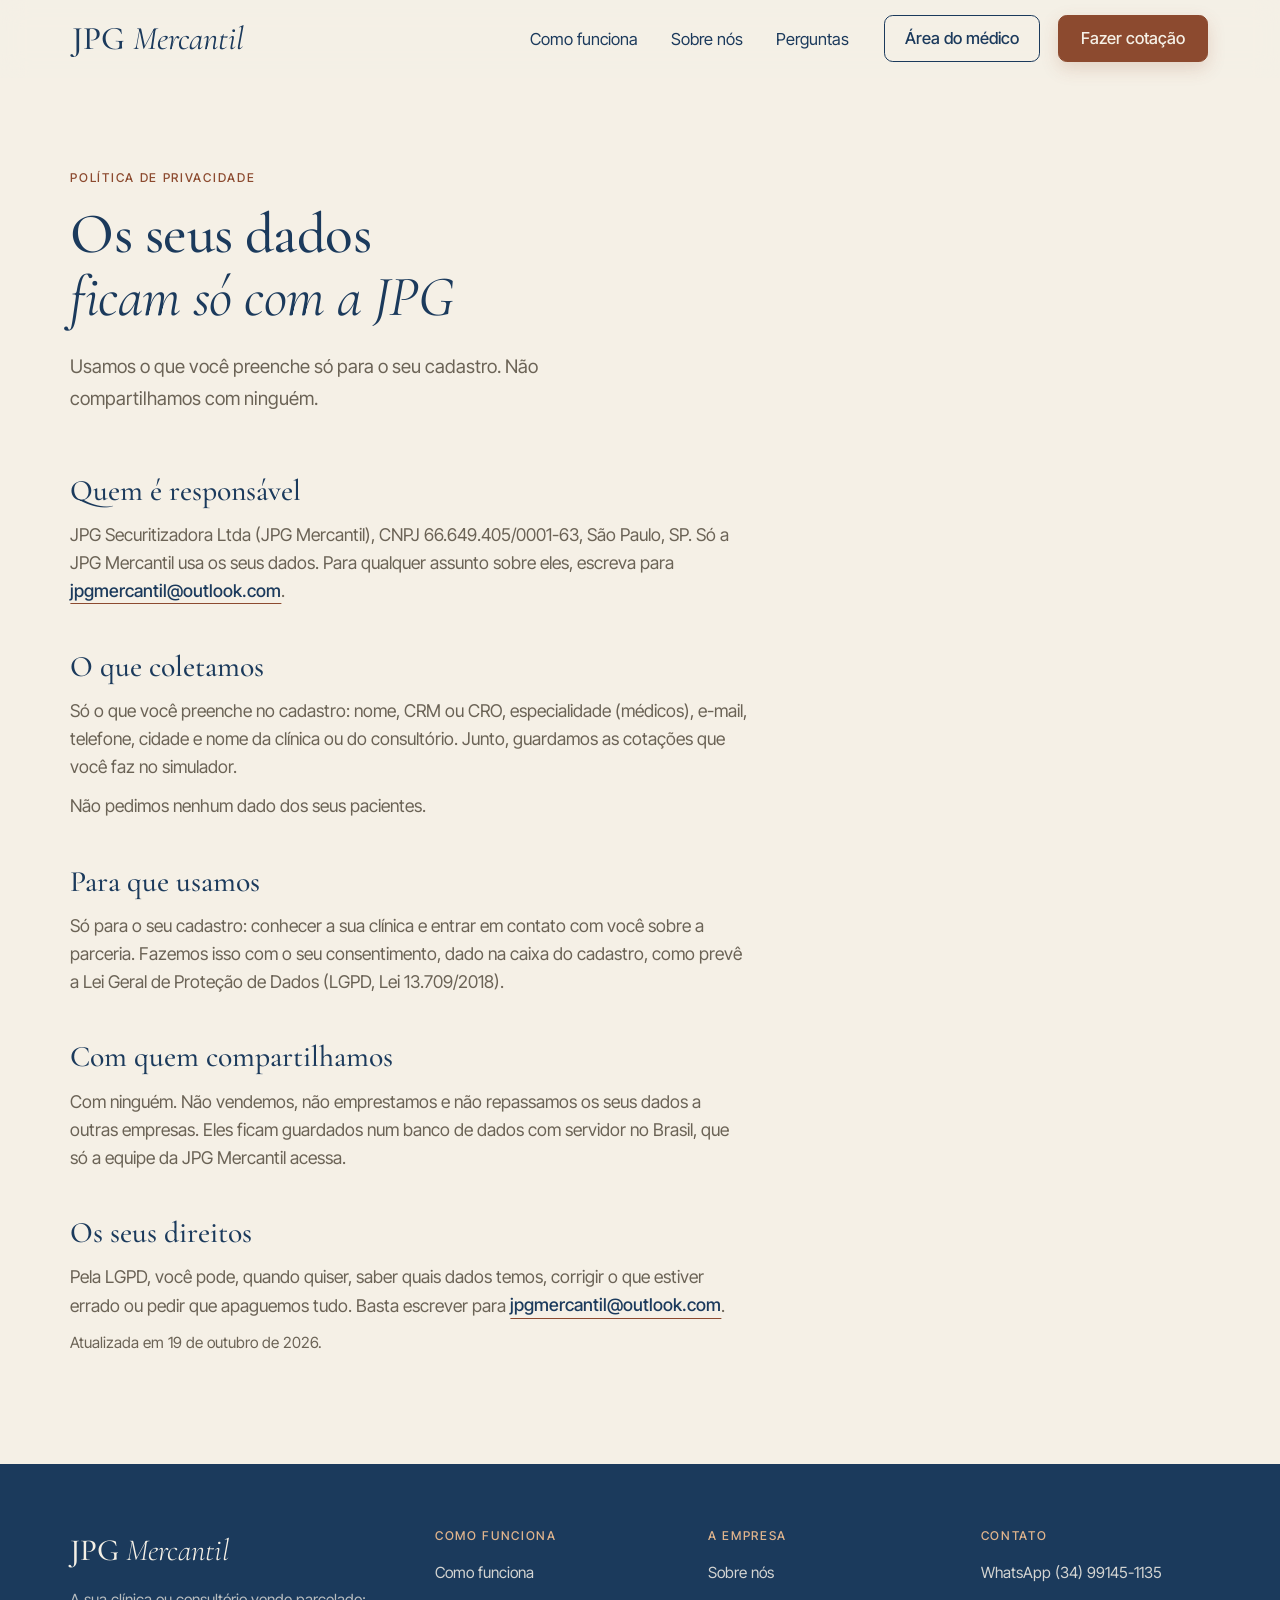
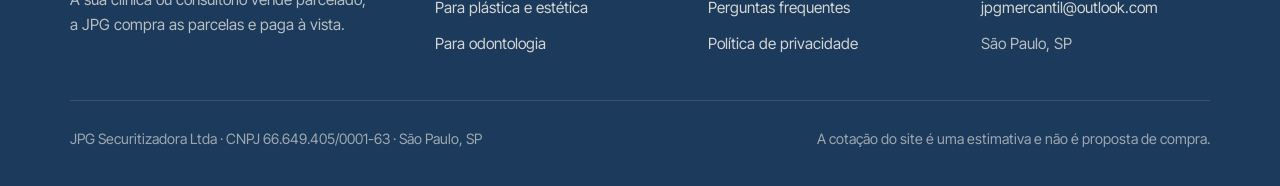
<file: privacidade.html>
<!DOCTYPE html><html lang="pt-BR"> <head><meta charset="utf-8"><meta name="viewport" content="width=device-width, initial-scale=1"><title>Política de privacidade · JPG Mercantil</title><meta name="description" content="Os dados do cadastro ficam só com a JPG Mercantil, servem só para o cadastro e não são compartilhados com ninguém."><link rel="canonical" href="https://jpgmercantil.com.br/privacidade.html"><meta property="og:type" content="website"><meta property="og:locale" content="pt_BR"><meta property="og:site_name" content="JPG Mercantil"><meta property="og:title" content="Política de privacidade · JPG Mercantil"><meta property="og:description" content="Os dados do cadastro ficam só com a JPG Mercantil, servem só para o cadastro e não são compartilhados com ninguém."><meta property="og:url" content="https://jpgmercantil.com.br/privacidade.html"><link rel="icon" type="image/png" href="favicon.png"><link rel="apple-touch-icon" href="apple-touch-icon.png"><link rel="preconnect" href="https://fonts.googleapis.com"><link rel="preconnect" href="https://fonts.gstatic.com" crossorigin><!-- Só os pesos usados: Cormorant 400/500/600 e 300 itálico; Inter Tight 400/500/600. --><link rel="stylesheet" href="https://fonts.googleapis.com/css2?family=Cormorant+Garamond:ital,wght@0,400;0,500;0,600;1,300&family=Inter+Tight:wght@400;500;600&display=swap"><script>document.documentElement.classList.add('js');</script><link rel="stylesheet" href="assets/dentistas.Bc881p_T.css">
<link rel="stylesheet" href="assets/dentistas.BLoOt-vA.css">
<style>.lede[data-astro-cid-huc2lya7]{margin-top:20px}
.texto-legal[data-astro-cid-ztibjfmw]{max-width:68ch}.texto-legal[data-astro-cid-ztibjfmw] .sub[data-astro-cid-ztibjfmw]{font-size:clamp(22px,2.2vw,27px);margin:40px 0 12px}.texto-legal[data-astro-cid-ztibjfmw] .sub[data-astro-cid-ztibjfmw]:first-child{margin-top:0}.texto-legal[data-astro-cid-ztibjfmw] p[data-astro-cid-ztibjfmw]{color:var(--slate)}.texto-legal[data-astro-cid-ztibjfmw] p[data-astro-cid-ztibjfmw]+p[data-astro-cid-ztibjfmw]{margin-top:10px}.texto-legal[data-astro-cid-ztibjfmw] .link[data-astro-cid-ztibjfmw]{font-size:inherit}.texto-legal[data-astro-cid-ztibjfmw] .atualizada[data-astro-cid-ztibjfmw]{margin-top:32px;font-size:14px}
</style></head> <body>  <header class="nav" id="nav" data-astro-cid-5blmo7yk> <div class="nav-wrap" data-astro-cid-5blmo7yk> <div class="nav-marca" data-astro-cid-5blmo7yk> <a href="index.html" class="nav-logo" aria-label="JPG Mercantil, início" data-astro-cid-5blmo7yk>JPG <em data-astro-cid-5blmo7yk>Mercantil</em></a>  </div> <nav aria-label="Principal" id="nav-menu" data-astro-cid-5blmo7yk> <ul class="nav-links" data-astro-cid-5blmo7yk> <li data-astro-cid-5blmo7yk><a href="index.html#como-funciona" data-astro-cid-5blmo7yk>Como funciona</a></li><li data-astro-cid-5blmo7yk><a href="sobre.html" data-astro-cid-5blmo7yk>Sobre nós</a></li><li data-astro-cid-5blmo7yk><a href="perguntas.html" data-astro-cid-5blmo7yk>Perguntas</a></li> <li class="nav-so-celular" data-astro-cid-5blmo7yk><a href="area-do-medico.html" data-astro-cid-5blmo7yk>Área do médico</a></li> </ul> </nav> <a href="area-do-medico.html" class="btn btn-contorno nav-medico" data-astro-cid-5blmo7yk>Área do médico</a> <a href="area-do-medico.html" class="nav-medico-icone" aria-label="Área do médico" title="Área do médico" data-astro-cid-5blmo7yk> <svg viewBox="0 0 24 24" width="20" height="20" aria-hidden="true" fill="none" stroke="currentColor" stroke-width="1.6" stroke-linecap="round" data-astro-cid-5blmo7yk> <circle cx="12" cy="8.5" r="3.6" data-astro-cid-5blmo7yk></circle><path d="M5 20c.8-3.7 3.6-5.6 7-5.6s6.2 1.9 7 5.6" data-astro-cid-5blmo7yk></path> </svg> </a> <button type="button" class="btn nav-cta" data-escolher-area data-astro-cid-5blmo7yk>Fazer cotação</button> <button type="button" class="nav-botao" id="nav-botao" aria-expanded="false" aria-controls="nav-menu" data-astro-cid-5blmo7yk> <span class="sr" data-astro-cid-5blmo7yk>Abrir menu</span> <span class="traco" aria-hidden="true" data-astro-cid-5blmo7yk></span> </button> </div> </header> <!-- Antes de qualquer cotação fora da landing de um público: médico ou dentista? --> <dialog class="escolha-area" id="escolha-area" aria-labelledby="escolha-area-titulo" data-astro-cid-5blmo7yk> <div class="escolha-area-corpo" data-astro-cid-5blmo7yk> <div class="escolha-area-topo" data-astro-cid-5blmo7yk> <div data-astro-cid-5blmo7yk> <p class="escolha-area-eyebrow" data-astro-cid-5blmo7yk>Fazer uma cotação</p> <h2 class="escolha-area-titulo" id="escolha-area-titulo" data-astro-cid-5blmo7yk>Você é <em data-astro-cid-5blmo7yk>médico</em> ou <em data-astro-cid-5blmo7yk>dentista?</em></h2> </div> <button type="button" class="escolha-area-fechar" data-fechar-escolha aria-label="Fechar" data-astro-cid-5blmo7yk>&times;</button> </div> <div class="escolha-area-opcoes" data-astro-cid-5blmo7yk> <a href="simulador.html" class="escolha-area-opcao" data-astro-cid-5blmo7yk> <img src="img/v10/porta-estetica.jpg" alt="" width="640" height="427" loading="lazy" data-astro-cid-5blmo7yk> <span class="escolha-area-rotulo" data-astro-cid-5blmo7yk>Plástica e estética <span class="escolha-area-seta" aria-hidden="true" data-astro-cid-5blmo7yk>&#8594;</span></span> <span class="escolha-area-texto" data-astro-cid-5blmo7yk>Cirurgias, dermatologia e outros. Cadastro com CRM.</span> </a> <a href="simulador-dentistas.html" class="escolha-area-opcao" data-astro-cid-5blmo7yk> <img src="img/v10/porta-odonto.jpg" alt="" width="640" height="427" loading="lazy" data-astro-cid-5blmo7yk> <span class="escolha-area-rotulo" data-astro-cid-5blmo7yk>Odontologia <span class="escolha-area-seta" aria-hidden="true" data-astro-cid-5blmo7yk>&#8594;</span></span> <span class="escolha-area-texto" data-astro-cid-5blmo7yk>Implantes, protocolos, lentes e outros. Cadastro com CRO.</span> </a> </div> </div> </dialog> <script type="module">const d="jpg.publico.v1",l=document.getElementById("nav")?.dataset.publico;try{l&&localStorage.setItem(d,l);const e=l||localStorage.getItem(d);if(e==="medicos"||e==="dentistas"){const t=e==="medicos"?"waMedicos":"waDentistas";document.querySelectorAll("a[data-wa-medicos]").forEach(n=>{n.dataset[t]&&(n.href=n.dataset[t])})}}catch{}const o=document.getElementById("nav"),i=()=>o?.classList.toggle("rolado",window.scrollY>24);i();window.addEventListener("scroll",i,{passive:!0});const s=document.getElementById("nav-botao"),r=s?.querySelector(".sr"),c=e=>{o?.classList.toggle("aberto",e),s?.setAttribute("aria-expanded",String(e)),r&&(r.textContent=e?"Fechar menu":"Abrir menu")};s?.addEventListener("click",()=>c(!o?.classList.contains("aberto")));o?.querySelectorAll(".nav-links a").forEach(e=>e.addEventListener("click",()=>c(!1)));document.addEventListener("keydown",e=>{e.key==="Escape"&&o?.classList.contains("aberto")&&(c(!1),s?.focus())});const a=document.getElementById("escolha-area");document.addEventListener("click",e=>{!a||!e.target.closest("[data-escolher-area]")||(c(!1),a.showModal())});a?.addEventListener("click",e=>{const t=e.target;(t===a||t.closest("[data-fechar-escolha]"))&&a.close()});</script>  <main data-astro-cid-ztibjfmw> <section class="sec primeira" data-astro-cid-ztibjfmw> <div class="wrap" data-astro-cid-ztibjfmw> <div class="topo" data-astro-cid-ztibjfmw> <div class="reveal" data-astro-cid-huc2lya7> <p class="eyebrow" data-astro-cid-huc2lya7>Política de privacidade</p> <h1 class="titulo" data-astro-cid-huc2lya7="true">Os seus dados<br data-astro-cid-huc2lya7><em data-astro-cid-huc2lya7>ficam só com a JPG</em></h1> <p class="lede" data-astro-cid-huc2lya7>Usamos o que você preenche só para o seu cadastro. Não compartilhamos com ninguém.</p> </div>  </div> <div class="texto-legal" data-astro-cid-ztibjfmw> <h2 class="sub" data-astro-cid-ztibjfmw>Quem é responsável</h2> <p data-astro-cid-ztibjfmw> JPG Securitizadora Ltda (JPG Mercantil), CNPJ 66.649.405/0001-63, São Paulo, SP. Só a JPG Mercantil usa os seus dados.
            Para qualquer assunto sobre eles, escreva para <a href="mailto:jpgmercantil@outlook.com" class="link" data-astro-cid-ztibjfmw>jpgmercantil@outlook.com</a>.
</p> <h2 class="sub" data-astro-cid-ztibjfmw>O que coletamos</h2> <p data-astro-cid-ztibjfmw>
Só o que você preenche no cadastro: nome, CRM ou CRO, especialidade (médicos), e-mail, telefone, cidade
            e nome da clínica ou do consultório. Junto, guardamos as cotações que você faz no simulador.
</p> <p data-astro-cid-ztibjfmw>Não pedimos nenhum dado dos seus pacientes.</p> <h2 class="sub" data-astro-cid-ztibjfmw>Para que usamos</h2> <p data-astro-cid-ztibjfmw>
Só para o seu cadastro: conhecer a sua clínica e entrar em contato com você sobre a parceria. Fazemos isso com
            o seu consentimento, dado na caixa do cadastro, como prevê a Lei Geral de Proteção de Dados (LGPD, Lei 13.709/2018).
</p> <h2 class="sub" data-astro-cid-ztibjfmw>Com quem compartilhamos</h2> <p data-astro-cid-ztibjfmw>
Com ninguém. Não vendemos, não emprestamos e não repassamos os seus dados a outras empresas. Eles ficam
            guardados num banco de dados com servidor no Brasil, que só a equipe da JPG Mercantil acessa.
</p> <h2 class="sub" data-astro-cid-ztibjfmw>Os seus direitos</h2> <p data-astro-cid-ztibjfmw>
Pela LGPD, você pode, quando quiser, saber quais dados temos, corrigir o que estiver errado ou pedir que
            apaguemos tudo. Basta escrever para <a href="mailto:jpgmercantil@outlook.com" class="link" data-astro-cid-ztibjfmw>jpgmercantil@outlook.com</a>.
</p> <p class="atualizada" data-astro-cid-ztibjfmw>Atualizada em 19 de outubro de 2026.</p> </div> </div> </section> </main> <footer class="rodape" data-astro-cid-wamvvw7j> <div class="wrap" data-astro-cid-wamvvw7j> <div class="rodape-grade" data-astro-cid-wamvvw7j> <div class="rodape-marca" data-astro-cid-wamvvw7j> <a href="index.html" class="rodape-logo" data-astro-cid-wamvvw7j>JPG <em data-astro-cid-wamvvw7j>Mercantil</em></a> <p data-astro-cid-wamvvw7j>A sua clínica ou consultório vende parcelado; a JPG compra as parcelas e paga à vista.</p> </div> <nav aria-label="Como funciona" data-astro-cid-wamvvw7j> <p class="rodape-titulo" data-astro-cid-wamvvw7j>Como funciona</p> <ul data-astro-cid-wamvvw7j><li data-astro-cid-wamvvw7j><a href="index.html#como-funciona" data-astro-cid-wamvvw7j>Como funciona</a></li><li data-astro-cid-wamvvw7j><a href="medicos.html" data-astro-cid-wamvvw7j>Para plástica e estética</a></li><li data-astro-cid-wamvvw7j><a href="dentistas.html" data-astro-cid-wamvvw7j>Para odontologia</a></li></ul> </nav> <nav aria-label="A empresa" data-astro-cid-wamvvw7j> <p class="rodape-titulo" data-astro-cid-wamvvw7j>A empresa</p> <ul data-astro-cid-wamvvw7j><li data-astro-cid-wamvvw7j><a href="sobre.html" data-astro-cid-wamvvw7j>Sobre nós</a></li><li data-astro-cid-wamvvw7j><a href="perguntas.html" data-astro-cid-wamvvw7j>Perguntas frequentes</a></li><li data-astro-cid-wamvvw7j><a href="privacidade.html" data-astro-cid-wamvvw7j>Política de privacidade</a></li></ul> </nav> <div data-astro-cid-wamvvw7j> <p class="rodape-titulo" data-astro-cid-wamvvw7j>Contato</p> <ul data-astro-cid-wamvvw7j> <li data-astro-cid-wamvvw7j><a href="https://wa.me/5534991451135?text=Ol%C3%A1!%20Vim%20pelo%20site%20da%20JPG%20Mercantil%20e%20quero%20entender%20como%20a%20JPG%20funciona%20para%20a%20minha%20cl%C3%ADnica." data-wa-medicos="https://wa.me/5534991451135?text=Ol%C3%A1!%20Vim%20pelo%20site%20da%20JPG%20Mercantil.%20Sou%20m%C3%A9dico%2C%20vendo%20parcelado%20e%20quero%20entender%20como%20a%20JPG%20compra%20as%20parcelas%20da%20minha%20cl%C3%ADnica." data-wa-dentistas="https://wa.me/5534991451135?text=Ol%C3%A1!%20Vim%20pelo%20site%20da%20JPG%20Mercantil.%20Sou%20dentista%2C%20vendo%20parcelado%20e%20quero%20entender%20como%20a%20JPG%20compra%20as%20parcelas%20do%20meu%20consult%C3%B3rio." class="astro-wamvvw7j" target="_blank" rel="noopener" data-astro-cid-wamvvw7j>WhatsApp (34) 99145-1135</a></li> <li data-astro-cid-wamvvw7j><a href="mailto:jpgmercantil@outlook.com" data-astro-cid-wamvvw7j>jpgmercantil@outlook.com</a></li> <li data-astro-cid-wamvvw7j>São Paulo, SP</li> </ul> </div> </div> <div class="rodape-base" data-astro-cid-wamvvw7j> <p data-astro-cid-wamvvw7j>JPG Securitizadora Ltda · CNPJ 66.649.405/0001-63 · São Paulo, SP</p> <p data-astro-cid-wamvvw7j>A cotação do site é uma estimativa e não é proposta de compra.</p> </div> </div> </footer>   <script type="module">const r=document.querySelectorAll(".reveal");if("IntersectionObserver"in window){const e=new IntersectionObserver(n=>{for(const t of n)t.isIntersecting&&(t.target.classList.add("in"),e.unobserve(t.target))},{rootMargin:"0px 0px -8% 0px"});r.forEach(n=>e.observe(n))}else r.forEach(e=>e.classList.add("in"));</script> </body> </html>
</file>
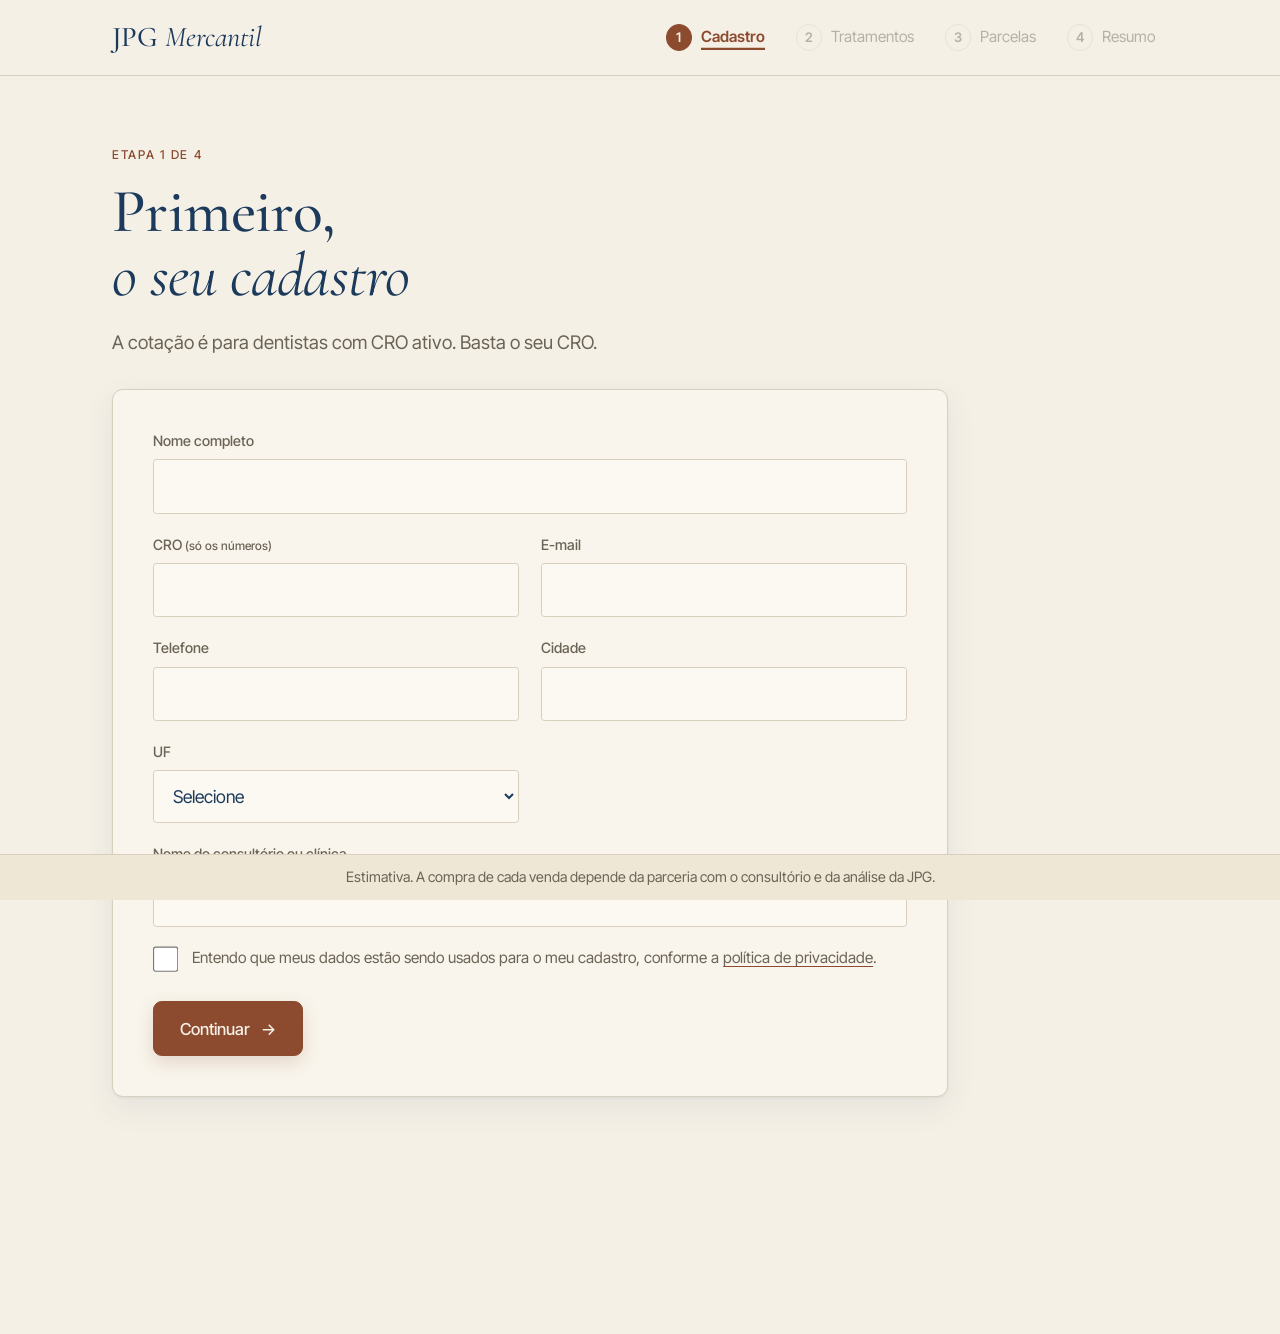
<file: simulador-dentistas.html>
<!DOCTYPE html><html lang="pt-BR"> <head><meta charset="utf-8"><meta name="viewport" content="width=device-width, initial-scale=1"><title>Cotação · JPG Mercantil</title><meta name="robots" content="noindex, nofollow"><link rel="icon" type="image/png" href="favicon.png"><link rel="apple-touch-icon" href="apple-touch-icon.png"><link rel="preconnect" href="https://fonts.googleapis.com"><link rel="preconnect" href="https://fonts.gstatic.com" crossorigin><!-- Só os pesos usados: Cormorant 400/500/600 e 300 itálico; Inter Tight 400/500/600. --><link rel="stylesheet" href="https://fonts.googleapis.com/css2?family=Cormorant+Garamond:ital,wght@0,400;0,500;0,600;1,300&family=Inter+Tight:wght@400;500;600&display=swap"><link rel="stylesheet" href="assets/dentistas.Bc881p_T.css">
<link rel="stylesheet" href="assets/simulador-dentistas.DUJCbVsG.css"></head> <body data-publico="dentistas"> <header class="topo-sim"> <div class="topo-sim-wrap"> <a href="dentistas.html" class="logo">JPG <em>Mercantil</em></a> <ol class="passos" aria-label="Etapas"> <li> <button type="button" class="passo" data-ir="1"> <span class="passo-n">1</span><span class="passo-nome">Cadastro</span> </button> </li><li> <button type="button" class="passo" data-ir="2" disabled> <span class="passo-n">2</span><span class="passo-nome">Tratamentos</span> </button> </li><li> <button type="button" class="passo" data-ir="3" disabled> <span class="passo-n">3</span><span class="passo-nome">Parcelas</span> </button> </li><li> <button type="button" class="passo" data-ir="4" disabled> <span class="passo-n">4</span><span class="passo-nome">Resumo</span> </button> </li> </ol> </div> </header> <main class="palco"> <!-- D05: o cadastro vem primeiro; para médicos a especialidade define as sugestões, dentista vê a lista inteira (V11-04) --> <section class="etapa" data-etapa="1"> <p class="eyebrow">Etapa 1 de 4</p> <h1 class="titulo" tabindex="-1">Primeiro,<br><em>o seu cadastro</em></h1> <p class="lede">A cotação é para dentistas com CRO ativo. Basta o seu CRO.</p> <form id="form-cadastro" class="campos caixa formulario" novalidate> <label class="campo largo" data-astro-cid-milnrzmy><span data-astro-cid-milnrzmy>Nome completo</span><input name="nome" autocomplete="name" required data-astro-cid-milnrzmy></label> <label class="campo" data-astro-cid-milnrzmy><span data-astro-cid-milnrzmy>CRO <small data-astro-cid-milnrzmy>(só os números)</small></span><input name="cro" inputmode="numeric" autocomplete="off" data-registro="CRO" required data-astro-cid-milnrzmy></label>   <label class="campo" data-astro-cid-milnrzmy><span data-astro-cid-milnrzmy>E-mail</span><input name="email" type="email" autocomplete="email" required data-astro-cid-milnrzmy></label> <label class="campo" data-astro-cid-milnrzmy><span data-astro-cid-milnrzmy>Telefone</span><input name="telefone" type="tel" inputmode="tel" autocomplete="tel" required data-astro-cid-milnrzmy></label> <label class="campo" data-astro-cid-milnrzmy><span data-astro-cid-milnrzmy>Cidade</span><input name="cidade" autocomplete="address-level2" required data-astro-cid-milnrzmy></label> <label class="campo" data-astro-cid-milnrzmy> <span data-astro-cid-milnrzmy>UF</span> <select name="uf" required data-astro-cid-milnrzmy> <option value="" selected disabled data-astro-cid-milnrzmy>Selecione</option> <option value="AC" data-astro-cid-milnrzmy>AC</option><option value="AL" data-astro-cid-milnrzmy>AL</option><option value="AP" data-astro-cid-milnrzmy>AP</option><option value="AM" data-astro-cid-milnrzmy>AM</option><option value="BA" data-astro-cid-milnrzmy>BA</option><option value="CE" data-astro-cid-milnrzmy>CE</option><option value="DF" data-astro-cid-milnrzmy>DF</option><option value="ES" data-astro-cid-milnrzmy>ES</option><option value="GO" data-astro-cid-milnrzmy>GO</option><option value="MA" data-astro-cid-milnrzmy>MA</option><option value="MT" data-astro-cid-milnrzmy>MT</option><option value="MS" data-astro-cid-milnrzmy>MS</option><option value="MG" data-astro-cid-milnrzmy>MG</option><option value="PA" data-astro-cid-milnrzmy>PA</option><option value="PB" data-astro-cid-milnrzmy>PB</option><option value="PR" data-astro-cid-milnrzmy>PR</option><option value="PE" data-astro-cid-milnrzmy>PE</option><option value="PI" data-astro-cid-milnrzmy>PI</option><option value="RJ" data-astro-cid-milnrzmy>RJ</option><option value="RN" data-astro-cid-milnrzmy>RN</option><option value="RS" data-astro-cid-milnrzmy>RS</option><option value="RO" data-astro-cid-milnrzmy>RO</option><option value="RR" data-astro-cid-milnrzmy>RR</option><option value="SC" data-astro-cid-milnrzmy>SC</option><option value="SP" data-astro-cid-milnrzmy>SP</option><option value="SE" data-astro-cid-milnrzmy>SE</option><option value="TO" data-astro-cid-milnrzmy>TO</option> </select> </label> <label class="campo largo" data-astro-cid-milnrzmy><span data-astro-cid-milnrzmy>Nome do consultório ou clínica</span><input name="clinica" autocomplete="organization" required data-astro-cid-milnrzmy></label> <label class="consentimento largo" data-astro-cid-milnrzmy> <input type="checkbox" name="consentimento" required data-astro-cid-milnrzmy> <span data-astro-cid-milnrzmy>
Entendo que meus dados estão sendo usados para o meu cadastro, conforme a
<a href="privacidade.html" target="_blank" rel="noopener" data-astro-cid-milnrzmy>política de privacidade</a>.
</span> </label>  <p class="erro largo" id="erro-cadastro" role="alert"></p> <div class="acoes largo"> <button type="submit" class="btn">Continuar<span class="seta" aria-hidden="true">&#8594;</span></button> </div> </form> </section> <section class="etapa" data-etapa="2" hidden> <p class="eyebrow">Etapa 2 de 4</p> <h2 class="titulo" tabindex="-1">Quantos tratamentos<br><em>você vende parcelado?</em></h2> <p class="lede" id="sugestoes-lede"></p> <ul class="cirurgias" id="sugestoes"></ul> <div class="busca"> <label class="rotulo" for="busca">Não achou algum? Procure ou escreva o nome do tratamento</label> <div class="busca-caixa"> <input id="busca" class="busca-campo" type="search" role="combobox" autocomplete="off" placeholder="Ex.: faceta de porcelana" aria-autocomplete="list" aria-expanded="false" aria-controls="busca-lista"> <ul id="busca-lista" class="busca-lista" role="listbox" hidden></ul> </div> </div> <div class="selecionadas"> <p class="rotulo" id="selecionadas-titulo"></p> <ul class="chips" id="selecionadas"></ul> </div> <p class="erro" id="erro-cirurgias" role="alert"></p> <div class="acoes"> <button type="button" class="btn" id="ir-precos">Continuar<span class="seta" aria-hidden="true">&#8594;</span></button> </div> </section> <section class="etapa" data-etapa="3" hidden> <p class="eyebrow">Etapa 3 de 4</p> <h2 class="titulo" tabindex="-1">Qual parcela você cobra<br><em>e em quantas vezes?</em></h2>  <form id="form-precos" novalidate> <div class="precos" id="precos"></div> <p class="erro" id="erro-precos" role="alert"></p> <div class="acoes"> <button type="submit" class="btn">Ver o resumo<span class="seta" aria-hidden="true">&#8594;</span></button> <button type="button" class="link" data-ir="2">Voltar para os tratamentos</button> </div> </form> </section> <section class="etapa" data-etapa="4" hidden> <p class="eyebrow">Etapa 4 de 4 · resumo</p> <h2 class="titulo" tabindex="-1">Quanto você<br><em>receberia à vista</em></h2> <!-- A arquitetura diz que é cotação: o aviso vem antes dos números, não no rodapé. --> <div class="estimativa"> <p class="estimativa-titulo">Isto é uma estimativa, não uma proposta de compra.</p> <p>
Os valores mostram quanto você receberia à vista pelas parcelas que vende. A compra de cada venda depende da
            parceria com o seu consultório e da análise da JPG.
</p> </div> <p class="lede" id="parcelas-resumo"></p> <div class="itens resumos" id="resultados"></div> <p class="erro" id="erro-resumo" role="alert"></p> <button type="button" class="addon" data-ir="2">+ Adicionar outro tratamento</button> <div class="acoes"> <button type="button" class="btn" data-acao="enviar">Enviar cotação para a JPG<span class="seta" aria-hidden="true">&#8594;</span></button> <button type="button" class="link" data-ir="3">Voltar às parcelas</button> </div> </section> </main> <p class="aviso">Estimativa. A compra de cada venda depende da parceria com o consultório e da análise da JPG.</p> <script type="module" src="assets/Simulador.astro_astro_type_script_index_0_lang.DklU2Qyq.js"></script> </body> </html>
</file>
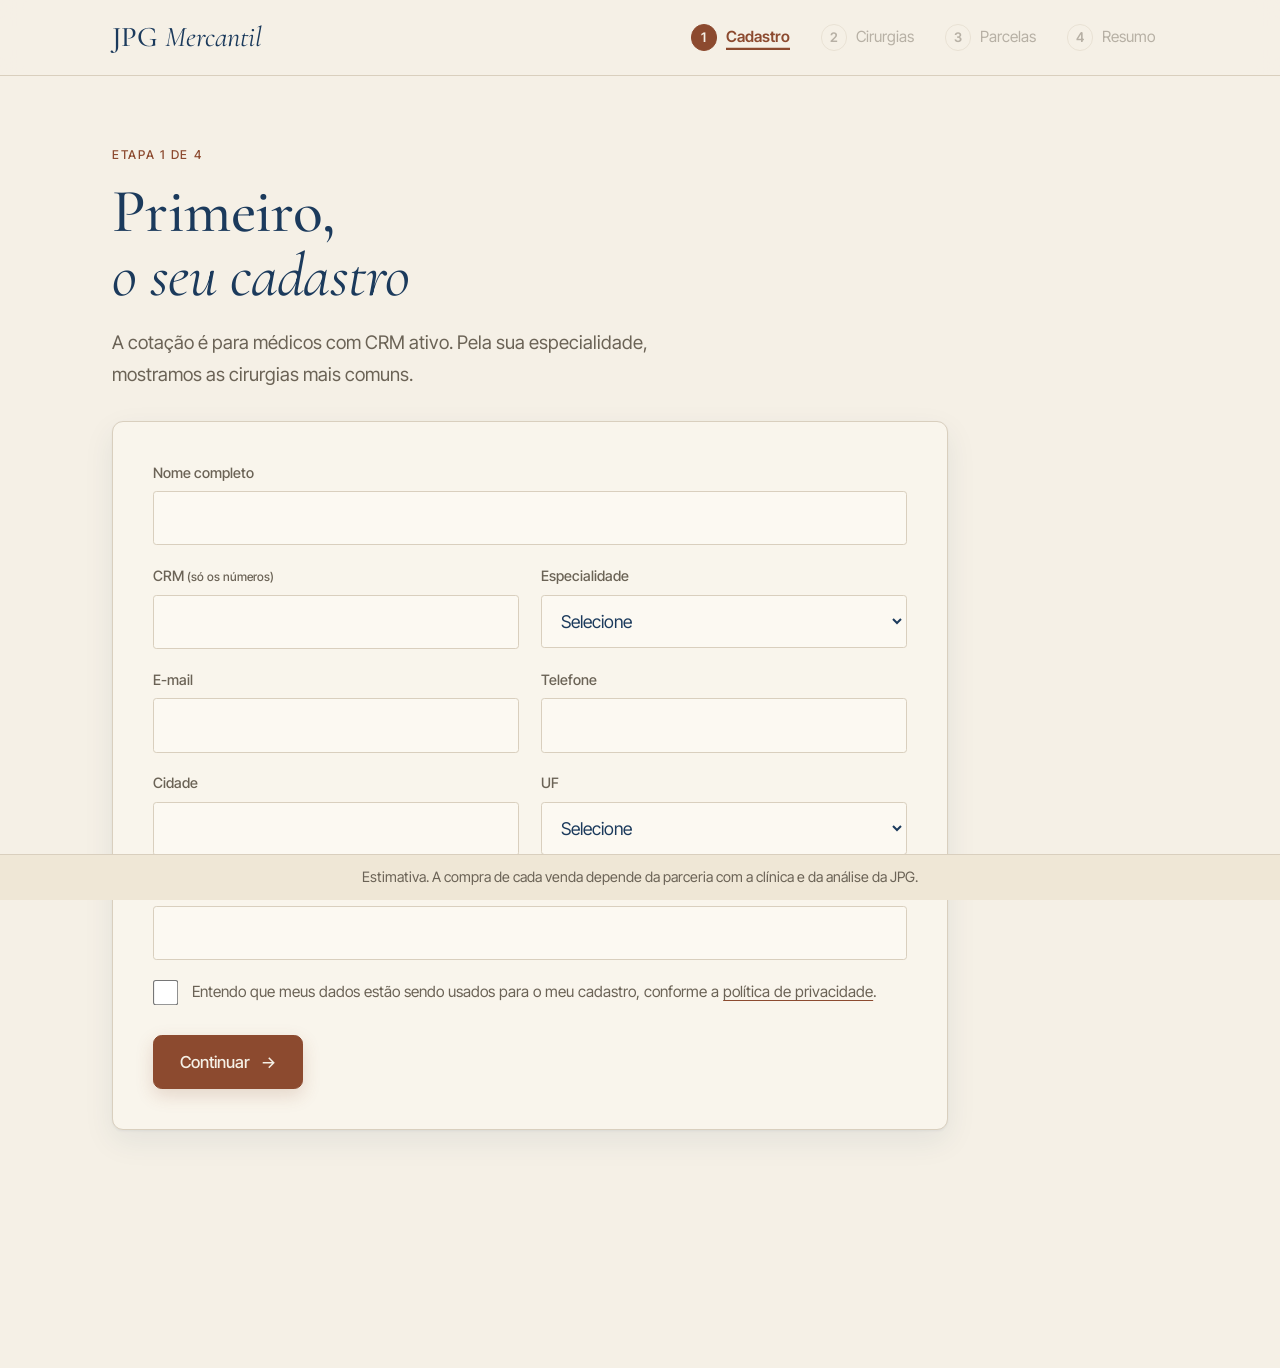
<file: simulador.html>
<!DOCTYPE html><html lang="pt-BR"> <head><meta charset="utf-8"><meta name="viewport" content="width=device-width, initial-scale=1"><title>Cotação · JPG Mercantil</title><meta name="robots" content="noindex, nofollow"><link rel="icon" type="image/png" href="favicon.png"><link rel="apple-touch-icon" href="apple-touch-icon.png"><link rel="preconnect" href="https://fonts.googleapis.com"><link rel="preconnect" href="https://fonts.gstatic.com" crossorigin><!-- Só os pesos usados: Cormorant 400/500/600 e 300 itálico; Inter Tight 400/500/600. --><link rel="stylesheet" href="https://fonts.googleapis.com/css2?family=Cormorant+Garamond:ital,wght@0,400;0,500;0,600;1,300&family=Inter+Tight:wght@400;500;600&display=swap"><link rel="stylesheet" href="assets/dentistas.Bc881p_T.css">
<link rel="stylesheet" href="assets/simulador-dentistas.DUJCbVsG.css"></head> <body data-publico="medicos"> <header class="topo-sim"> <div class="topo-sim-wrap"> <a href="medicos.html" class="logo">JPG <em>Mercantil</em></a> <ol class="passos" aria-label="Etapas"> <li> <button type="button" class="passo" data-ir="1"> <span class="passo-n">1</span><span class="passo-nome">Cadastro</span> </button> </li><li> <button type="button" class="passo" data-ir="2" disabled> <span class="passo-n">2</span><span class="passo-nome">Cirurgias</span> </button> </li><li> <button type="button" class="passo" data-ir="3" disabled> <span class="passo-n">3</span><span class="passo-nome">Parcelas</span> </button> </li><li> <button type="button" class="passo" data-ir="4" disabled> <span class="passo-n">4</span><span class="passo-nome">Resumo</span> </button> </li> </ol> </div> </header> <main class="palco"> <!-- D05: o cadastro vem primeiro; para médicos a especialidade define as sugestões, dentista vê a lista inteira (V11-04) --> <section class="etapa" data-etapa="1"> <p class="eyebrow">Etapa 1 de 4</p> <h1 class="titulo" tabindex="-1">Primeiro,<br><em>o seu cadastro</em></h1> <p class="lede">A cotação é para médicos com CRM ativo. Pela sua especialidade, mostramos as cirurgias mais comuns.</p> <form id="form-cadastro" class="campos caixa formulario" novalidate> <label class="campo largo" data-astro-cid-milnrzmy><span data-astro-cid-milnrzmy>Nome completo</span><input name="nome" autocomplete="name" required data-astro-cid-milnrzmy></label> <label class="campo" data-astro-cid-milnrzmy><span data-astro-cid-milnrzmy>CRM <small data-astro-cid-milnrzmy>(só os números)</small></span><input name="crm" inputmode="numeric" autocomplete="off" data-registro="CRM" required data-astro-cid-milnrzmy></label> <label class="campo" data-astro-cid-milnrzmy> <span data-astro-cid-milnrzmy>Especialidade</span> <select name="especialidade" required data-astro-cid-milnrzmy> <option value="" selected disabled data-astro-cid-milnrzmy>Selecione</option> <option value="Cirurgia plástica e estética" data-astro-cid-milnrzmy>Cirurgia plástica e estética</option><option value="Oftalmologia" data-astro-cid-milnrzmy>Oftalmologia</option><option value="Dermatologia" data-astro-cid-milnrzmy>Dermatologia</option>  </select> </label>  <label class="campo" data-astro-cid-milnrzmy><span data-astro-cid-milnrzmy>E-mail</span><input name="email" type="email" autocomplete="email" required data-astro-cid-milnrzmy></label> <label class="campo" data-astro-cid-milnrzmy><span data-astro-cid-milnrzmy>Telefone</span><input name="telefone" type="tel" inputmode="tel" autocomplete="tel" required data-astro-cid-milnrzmy></label> <label class="campo" data-astro-cid-milnrzmy><span data-astro-cid-milnrzmy>Cidade</span><input name="cidade" autocomplete="address-level2" required data-astro-cid-milnrzmy></label> <label class="campo" data-astro-cid-milnrzmy> <span data-astro-cid-milnrzmy>UF</span> <select name="uf" required data-astro-cid-milnrzmy> <option value="" selected disabled data-astro-cid-milnrzmy>Selecione</option> <option value="AC" data-astro-cid-milnrzmy>AC</option><option value="AL" data-astro-cid-milnrzmy>AL</option><option value="AP" data-astro-cid-milnrzmy>AP</option><option value="AM" data-astro-cid-milnrzmy>AM</option><option value="BA" data-astro-cid-milnrzmy>BA</option><option value="CE" data-astro-cid-milnrzmy>CE</option><option value="DF" data-astro-cid-milnrzmy>DF</option><option value="ES" data-astro-cid-milnrzmy>ES</option><option value="GO" data-astro-cid-milnrzmy>GO</option><option value="MA" data-astro-cid-milnrzmy>MA</option><option value="MT" data-astro-cid-milnrzmy>MT</option><option value="MS" data-astro-cid-milnrzmy>MS</option><option value="MG" data-astro-cid-milnrzmy>MG</option><option value="PA" data-astro-cid-milnrzmy>PA</option><option value="PB" data-astro-cid-milnrzmy>PB</option><option value="PR" data-astro-cid-milnrzmy>PR</option><option value="PE" data-astro-cid-milnrzmy>PE</option><option value="PI" data-astro-cid-milnrzmy>PI</option><option value="RJ" data-astro-cid-milnrzmy>RJ</option><option value="RN" data-astro-cid-milnrzmy>RN</option><option value="RS" data-astro-cid-milnrzmy>RS</option><option value="RO" data-astro-cid-milnrzmy>RO</option><option value="RR" data-astro-cid-milnrzmy>RR</option><option value="SC" data-astro-cid-milnrzmy>SC</option><option value="SP" data-astro-cid-milnrzmy>SP</option><option value="SE" data-astro-cid-milnrzmy>SE</option><option value="TO" data-astro-cid-milnrzmy>TO</option> </select> </label> <label class="campo largo" data-astro-cid-milnrzmy><span data-astro-cid-milnrzmy>Nome da clínica</span><input name="clinica" autocomplete="organization" required data-astro-cid-milnrzmy></label> <label class="consentimento largo" data-astro-cid-milnrzmy> <input type="checkbox" name="consentimento" required data-astro-cid-milnrzmy> <span data-astro-cid-milnrzmy>
Entendo que meus dados estão sendo usados para o meu cadastro, conforme a
<a href="privacidade.html" target="_blank" rel="noopener" data-astro-cid-milnrzmy>política de privacidade</a>.
</span> </label>  <p class="erro largo" id="erro-cadastro" role="alert"></p> <div class="acoes largo"> <button type="submit" class="btn">Continuar<span class="seta" aria-hidden="true">&#8594;</span></button> </div> </form> </section> <section class="etapa" data-etapa="2" hidden> <p class="eyebrow">Etapa 2 de 4</p> <h2 class="titulo" tabindex="-1">Quantas cirurgias<br><em>você vende parcelado?</em></h2> <p class="lede" id="sugestoes-lede"></p> <ul class="cirurgias" id="sugestoes"></ul> <div class="busca"> <label class="rotulo" for="busca">Não achou a cirurgia? Procure na lista completa ou escreva o nome</label> <div class="busca-caixa"> <input id="busca" class="busca-campo" type="search" role="combobox" autocomplete="off" placeholder="Ex.: rinoplastia" aria-autocomplete="list" aria-expanded="false" aria-controls="busca-lista"> <ul id="busca-lista" class="busca-lista" role="listbox" hidden></ul> </div> </div> <div class="selecionadas"> <p class="rotulo" id="selecionadas-titulo"></p> <ul class="chips" id="selecionadas"></ul> </div> <p class="erro" id="erro-cirurgias" role="alert"></p> <div class="acoes"> <button type="button" class="btn" id="ir-precos">Continuar<span class="seta" aria-hidden="true">&#8594;</span></button> </div> </section> <section class="etapa" data-etapa="3" hidden> <p class="eyebrow">Etapa 3 de 4</p> <h2 class="titulo" tabindex="-1">Qual parcela você cobra<br><em>e em quantas vezes?</em></h2>  <form id="form-precos" novalidate> <div class="precos" id="precos"></div> <p class="erro" id="erro-precos" role="alert"></p> <div class="acoes"> <button type="submit" class="btn">Ver o resumo<span class="seta" aria-hidden="true">&#8594;</span></button> <button type="button" class="link" data-ir="2">Voltar para as cirurgias</button> </div> </form> </section> <section class="etapa" data-etapa="4" hidden> <p class="eyebrow">Etapa 4 de 4 · resumo</p> <h2 class="titulo" tabindex="-1">Quanto você<br><em>receberia à vista</em></h2> <!-- A arquitetura diz que é cotação: o aviso vem antes dos números, não no rodapé. --> <div class="estimativa"> <p class="estimativa-titulo">Isto é uma estimativa, não uma proposta de compra.</p> <p>
Os valores mostram quanto você receberia à vista pelas parcelas que vende. A compra de cada venda depende da
            parceria com a sua clínica e da análise da JPG.
</p> </div> <p class="lede" id="parcelas-resumo"></p> <div class="itens resumos" id="resultados"></div> <p class="erro" id="erro-resumo" role="alert"></p> <button type="button" class="addon" data-ir="2">+ Adicionar outra cirurgia</button> <div class="acoes"> <button type="button" class="btn" data-acao="enviar">Enviar cotação para a JPG<span class="seta" aria-hidden="true">&#8594;</span></button> <button type="button" class="link" data-ir="3">Voltar às parcelas</button> </div> </section> </main> <p class="aviso">Estimativa. A compra de cada venda depende da parceria com a clínica e da análise da JPG.</p> <script type="module" src="assets/Simulador.astro_astro_type_script_index_0_lang.DklU2Qyq.js"></script> </body> </html>
</file>
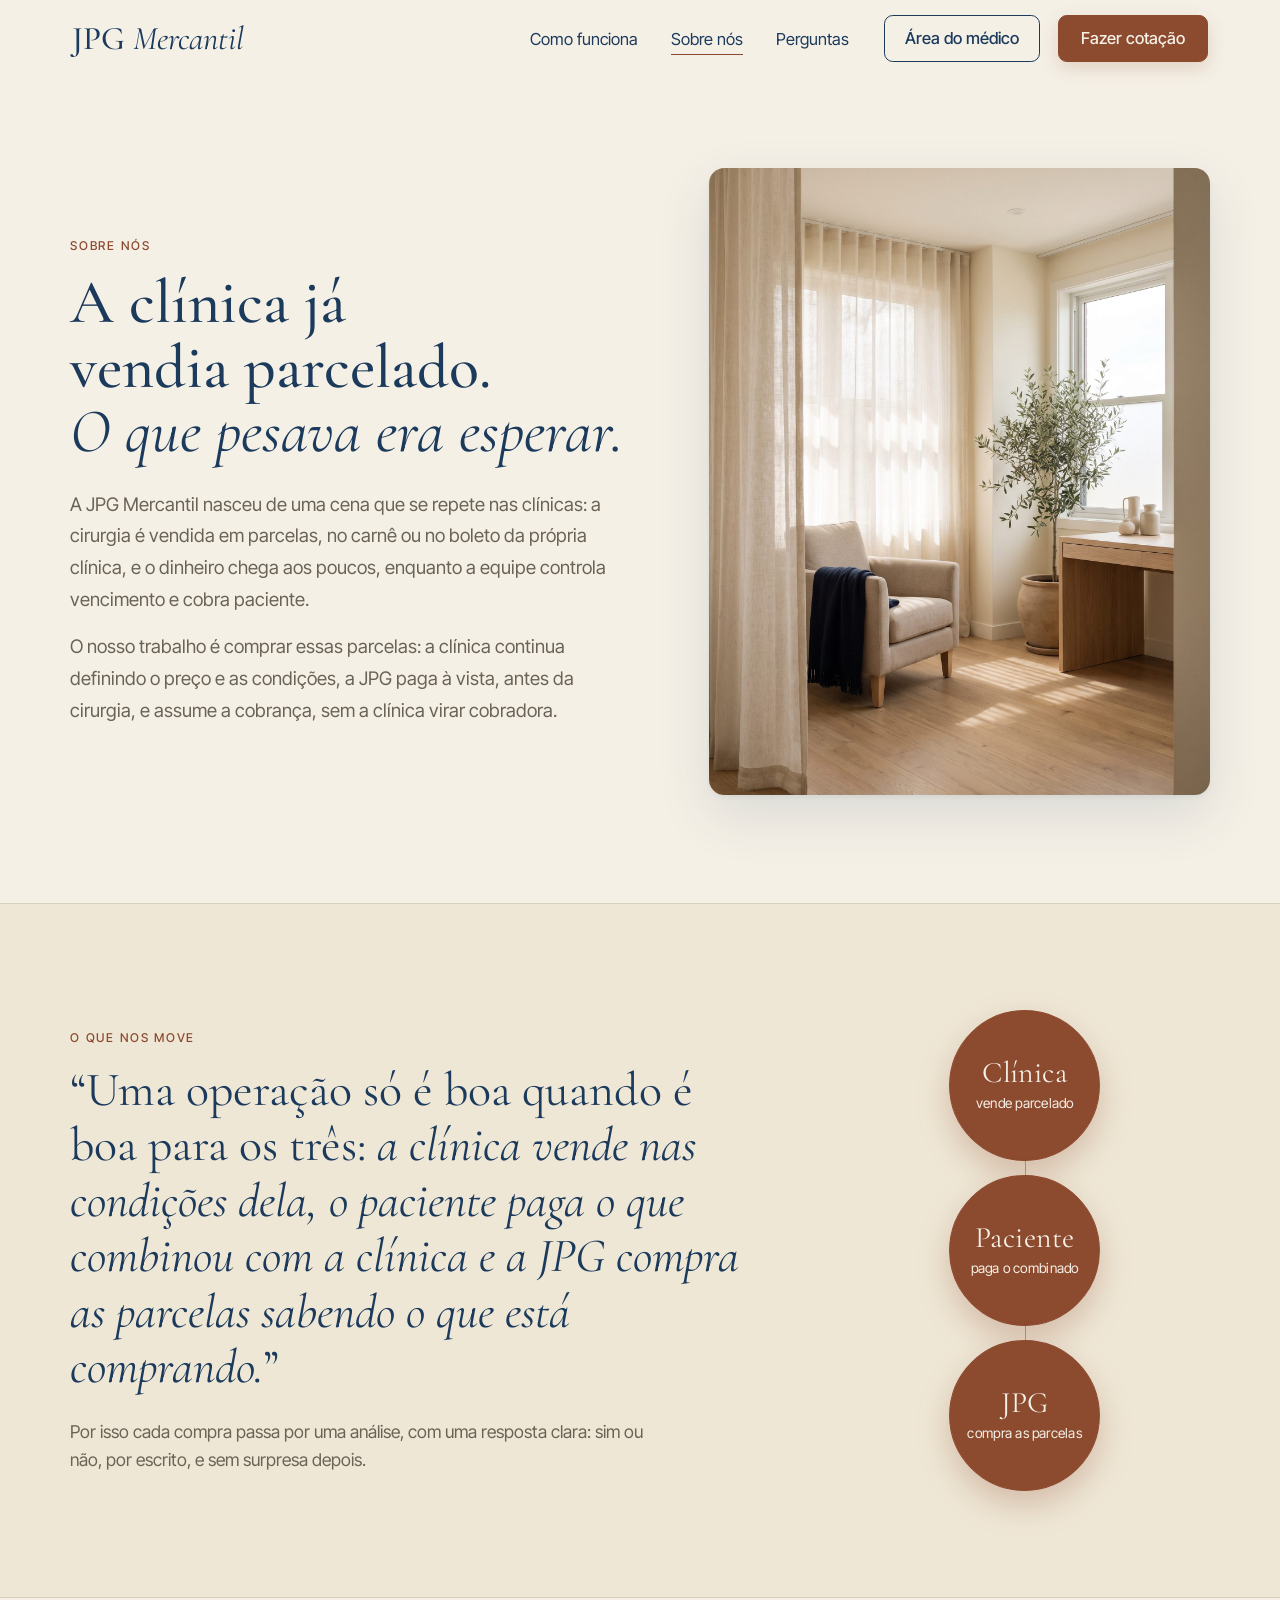
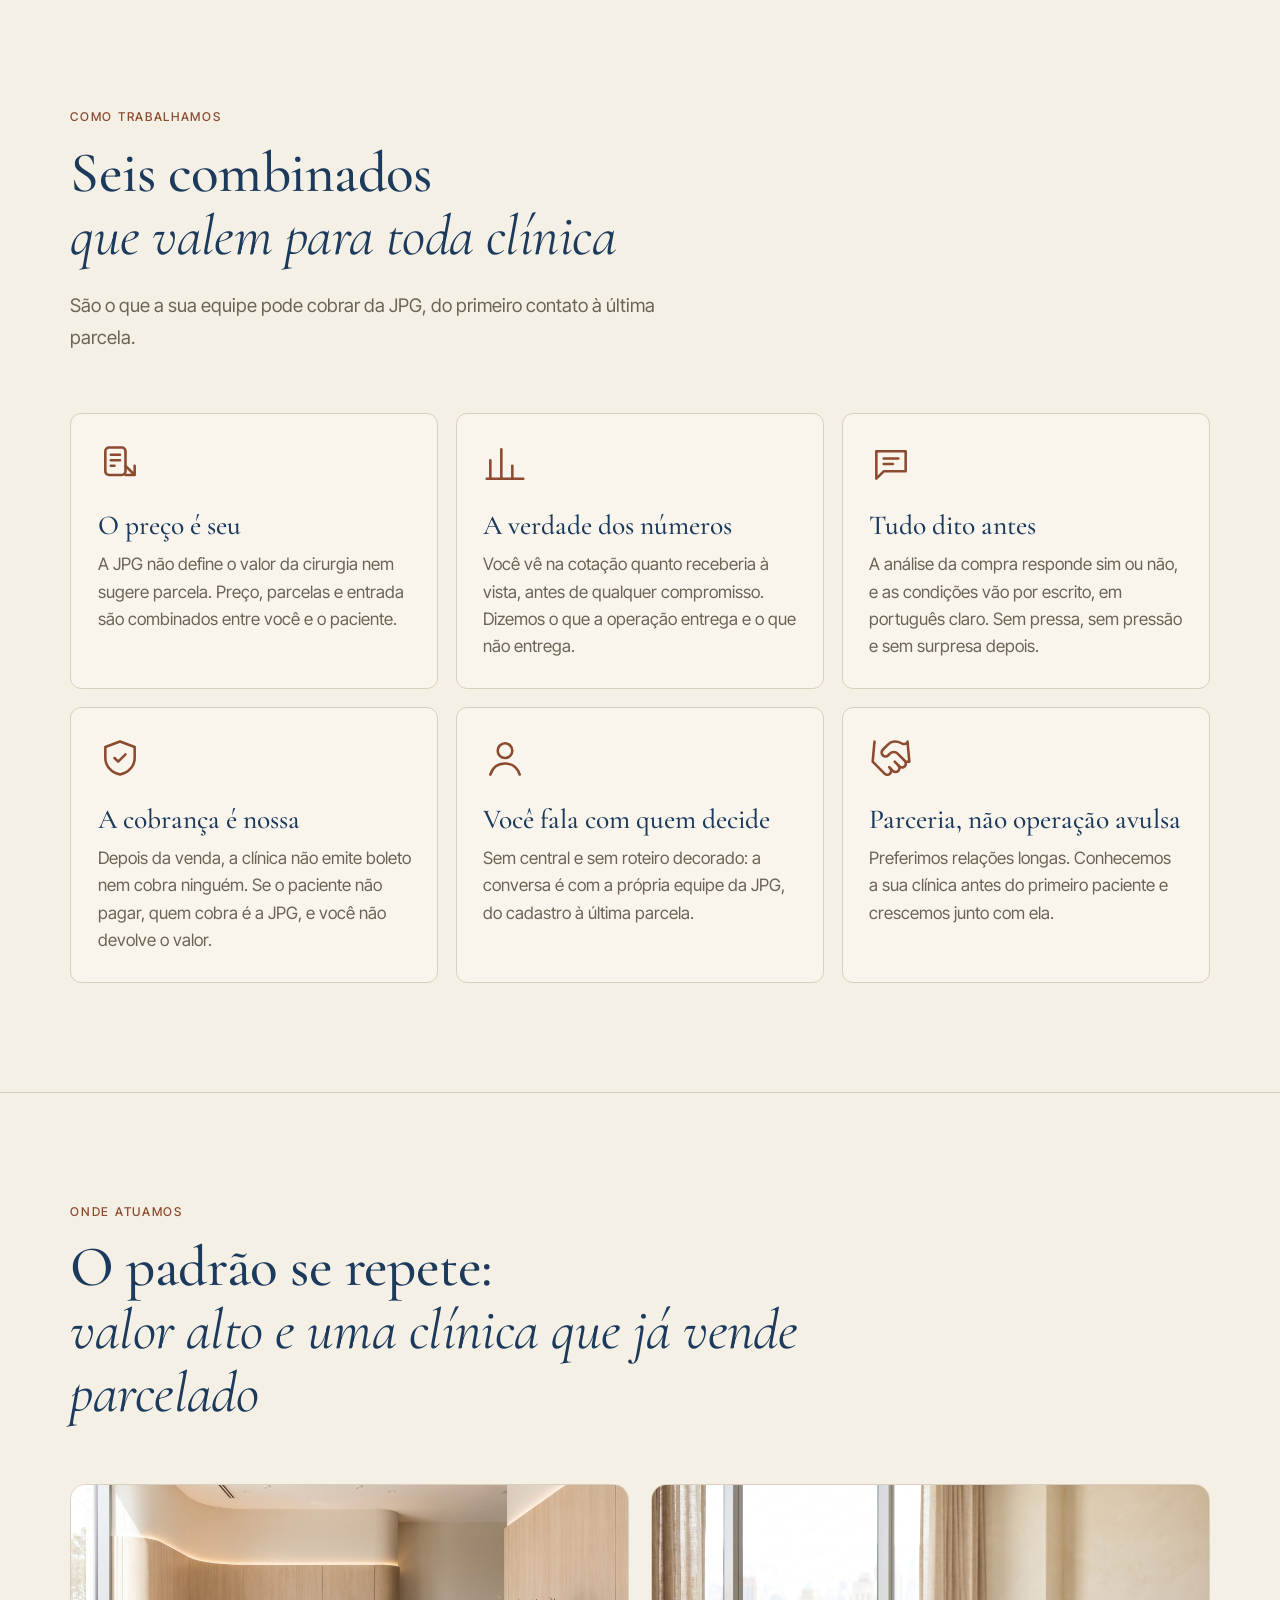
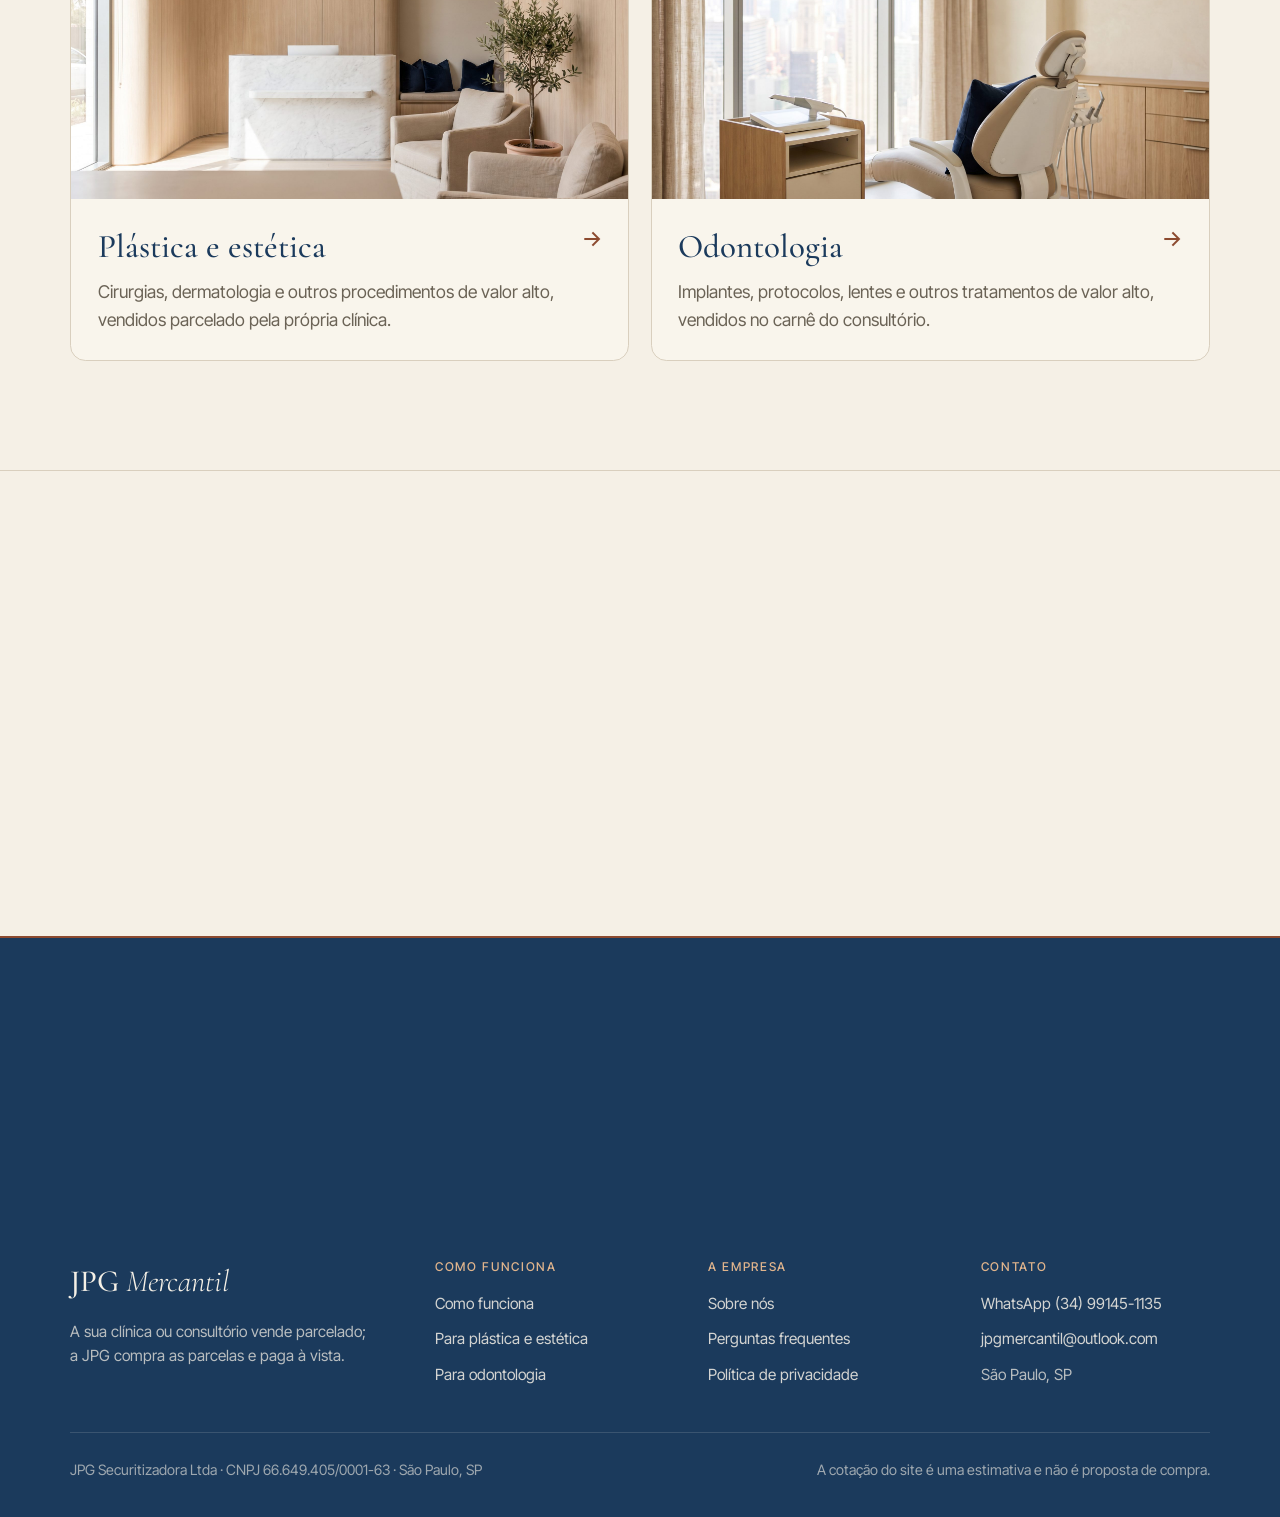
<file: sobre.html>
<!DOCTYPE html><html lang="pt-BR"> <head><meta charset="utf-8"><meta name="viewport" content="width=device-width, initial-scale=1"><title>Sobre nós · JPG Mercantil</title><meta name="description" content="Por que a JPG Mercantil existe: para a clínica que vende parcelado receber à vista, antes da cirurgia, e ficar fora da cobrança."><link rel="canonical" href="https://jpgmercantil.com.br/sobre.html"><meta property="og:type" content="website"><meta property="og:locale" content="pt_BR"><meta property="og:site_name" content="JPG Mercantil"><meta property="og:title" content="Sobre nós · JPG Mercantil"><meta property="og:description" content="Por que a JPG Mercantil existe: para a clínica que vende parcelado receber à vista, antes da cirurgia, e ficar fora da cobrança."><meta property="og:url" content="https://jpgmercantil.com.br/sobre.html"><link rel="icon" type="image/png" href="favicon.png"><link rel="apple-touch-icon" href="apple-touch-icon.png"><link rel="preconnect" href="https://fonts.googleapis.com"><link rel="preconnect" href="https://fonts.gstatic.com" crossorigin><!-- Só os pesos usados: Cormorant 400/500/600 e 300 itálico; Inter Tight 400/500/600. --><link rel="stylesheet" href="https://fonts.googleapis.com/css2?family=Cormorant+Garamond:ital,wght@0,400;0,500;0,600;1,300&family=Inter+Tight:wght@400;500;600&display=swap"><script>document.documentElement.classList.add('js');</script><link rel="stylesheet" href="assets/dentistas.Bc881p_T.css">
<link rel="stylesheet" href="assets/dentistas.BLoOt-vA.css">
<style>.lede[data-astro-cid-huc2lya7]{margin-top:20px}
</style>
<link rel="stylesheet" href="assets/sobre.CyuenbVh.css"></head> <body>  <header class="nav" id="nav" data-astro-cid-5blmo7yk> <div class="nav-wrap" data-astro-cid-5blmo7yk> <div class="nav-marca" data-astro-cid-5blmo7yk> <a href="index.html" class="nav-logo" aria-label="JPG Mercantil, início" data-astro-cid-5blmo7yk>JPG <em data-astro-cid-5blmo7yk>Mercantil</em></a>  </div> <nav aria-label="Principal" id="nav-menu" data-astro-cid-5blmo7yk> <ul class="nav-links" data-astro-cid-5blmo7yk> <li data-astro-cid-5blmo7yk><a href="index.html#como-funciona" data-astro-cid-5blmo7yk>Como funciona</a></li><li data-astro-cid-5blmo7yk><a href="sobre.html" aria-current="page" data-astro-cid-5blmo7yk>Sobre nós</a></li><li data-astro-cid-5blmo7yk><a href="perguntas.html" data-astro-cid-5blmo7yk>Perguntas</a></li> <li class="nav-so-celular" data-astro-cid-5blmo7yk><a href="area-do-medico.html" data-astro-cid-5blmo7yk>Área do médico</a></li> </ul> </nav> <a href="area-do-medico.html" class="btn btn-contorno nav-medico" data-astro-cid-5blmo7yk>Área do médico</a> <a href="area-do-medico.html" class="nav-medico-icone" aria-label="Área do médico" title="Área do médico" data-astro-cid-5blmo7yk> <svg viewBox="0 0 24 24" width="20" height="20" aria-hidden="true" fill="none" stroke="currentColor" stroke-width="1.6" stroke-linecap="round" data-astro-cid-5blmo7yk> <circle cx="12" cy="8.5" r="3.6" data-astro-cid-5blmo7yk></circle><path d="M5 20c.8-3.7 3.6-5.6 7-5.6s6.2 1.9 7 5.6" data-astro-cid-5blmo7yk></path> </svg> </a> <button type="button" class="btn nav-cta" data-escolher-area data-astro-cid-5blmo7yk>Fazer cotação</button> <button type="button" class="nav-botao" id="nav-botao" aria-expanded="false" aria-controls="nav-menu" data-astro-cid-5blmo7yk> <span class="sr" data-astro-cid-5blmo7yk>Abrir menu</span> <span class="traco" aria-hidden="true" data-astro-cid-5blmo7yk></span> </button> </div> </header> <!-- Antes de qualquer cotação fora da landing de um público: médico ou dentista? --> <dialog class="escolha-area" id="escolha-area" aria-labelledby="escolha-area-titulo" data-astro-cid-5blmo7yk> <div class="escolha-area-corpo" data-astro-cid-5blmo7yk> <div class="escolha-area-topo" data-astro-cid-5blmo7yk> <div data-astro-cid-5blmo7yk> <p class="escolha-area-eyebrow" data-astro-cid-5blmo7yk>Fazer uma cotação</p> <h2 class="escolha-area-titulo" id="escolha-area-titulo" data-astro-cid-5blmo7yk>Você é <em data-astro-cid-5blmo7yk>médico</em> ou <em data-astro-cid-5blmo7yk>dentista?</em></h2> </div> <button type="button" class="escolha-area-fechar" data-fechar-escolha aria-label="Fechar" data-astro-cid-5blmo7yk>&times;</button> </div> <div class="escolha-area-opcoes" data-astro-cid-5blmo7yk> <a href="simulador.html" class="escolha-area-opcao" data-astro-cid-5blmo7yk> <img src="img/v10/porta-estetica.jpg" alt="" width="640" height="427" loading="lazy" data-astro-cid-5blmo7yk> <span class="escolha-area-rotulo" data-astro-cid-5blmo7yk>Plástica e estética <span class="escolha-area-seta" aria-hidden="true" data-astro-cid-5blmo7yk>&#8594;</span></span> <span class="escolha-area-texto" data-astro-cid-5blmo7yk>Cirurgias, dermatologia e outros. Cadastro com CRM.</span> </a> <a href="simulador-dentistas.html" class="escolha-area-opcao" data-astro-cid-5blmo7yk> <img src="img/v10/porta-odonto.jpg" alt="" width="640" height="427" loading="lazy" data-astro-cid-5blmo7yk> <span class="escolha-area-rotulo" data-astro-cid-5blmo7yk>Odontologia <span class="escolha-area-seta" aria-hidden="true" data-astro-cid-5blmo7yk>&#8594;</span></span> <span class="escolha-area-texto" data-astro-cid-5blmo7yk>Implantes, protocolos, lentes e outros. Cadastro com CRO.</span> </a> </div> </div> </dialog> <script type="module">const d="jpg.publico.v1",l=document.getElementById("nav")?.dataset.publico;try{l&&localStorage.setItem(d,l);const e=l||localStorage.getItem(d);if(e==="medicos"||e==="dentistas"){const t=e==="medicos"?"waMedicos":"waDentistas";document.querySelectorAll("a[data-wa-medicos]").forEach(n=>{n.dataset[t]&&(n.href=n.dataset[t])})}}catch{}const o=document.getElementById("nav"),i=()=>o?.classList.toggle("rolado",window.scrollY>24);i();window.addEventListener("scroll",i,{passive:!0});const s=document.getElementById("nav-botao"),r=s?.querySelector(".sr"),c=e=>{o?.classList.toggle("aberto",e),s?.setAttribute("aria-expanded",String(e)),r&&(r.textContent=e?"Fechar menu":"Abrir menu")};s?.addEventListener("click",()=>c(!o?.classList.contains("aberto")));o?.querySelectorAll(".nav-links a").forEach(e=>e.addEventListener("click",()=>c(!1)));document.addEventListener("keydown",e=>{e.key==="Escape"&&o?.classList.contains("aberto")&&(c(!1),s?.focus())});const a=document.getElementById("escolha-area");document.addEventListener("click",e=>{!a||!e.target.closest("[data-escolher-area]")||(c(!1),a.showModal())});a?.addEventListener("click",e=>{const t=e.target;(t===a||t.closest("[data-fechar-escolha]"))&&a.close()});</script>  <main data-astro-cid-3fksv3gz> <section class="sec primeira" data-astro-cid-3fksv3gz> <div class="wrap sobre-abertura" data-astro-cid-3fksv3gz> <div data-astro-cid-3fksv3gz> <p class="eyebrow reveal" data-astro-cid-3fksv3gz>Sobre nós</p> <h1 class="sobre-titulo reveal rd1" data-astro-cid-3fksv3gz>A clínica já vendia parcelado.<br data-astro-cid-3fksv3gz><em data-astro-cid-3fksv3gz>O que pesava era esperar.</em></h1> <p class="lede reveal rd2" data-astro-cid-3fksv3gz>
A JPG Mercantil nasceu de uma cena que se repete nas clínicas: a cirurgia é vendida em parcelas, no carnê ou no
            boleto da própria clínica, e o dinheiro chega aos poucos, enquanto a equipe controla vencimento e cobra paciente.
</p> <p class="lede reveal rd3" data-astro-cid-3fksv3gz>
O nosso trabalho é comprar essas parcelas: a clínica continua definindo o preço e as condições, a JPG paga à vista,
            antes da cirurgia, e assume a cobrança, sem a clínica virar cobradora.
</p> </div> <div class="sobre-foto reveal rd1" data-astro-cid-3fksv3gz> <img src="img/v10/sobre-consultorio.jpg" alt="Consultório vazio com luz da manhã, poltrona e mesa de madeira" width="1760" height="2200" fetchpriority="high" data-astro-cid-3fksv3gz> </div> </div> </section> <section class="sec move" data-astro-cid-3fksv3gz> <div class="wrap move-grid" data-astro-cid-3fksv3gz> <div data-astro-cid-3fksv3gz> <p class="eyebrow reveal" data-astro-cid-3fksv3gz>O que nos move</p> <p class="move-frase reveal rd1" data-astro-cid-3fksv3gz>
“Uma operação só é boa quando é boa para os três: <em data-astro-cid-3fksv3gz>a clínica vende nas condições dela, o paciente paga o que
            combinou com a clínica e a JPG compra as parcelas sabendo o que está comprando.</em>”
</p> <p class="move-apoio reveal rd2" data-astro-cid-3fksv3gz>
Por isso cada compra passa por uma análise, com uma resposta clara: sim ou não, por escrito, e sem surpresa
            depois.
</p> </div> <ol class="tres reveal rd2" aria-label="Os três lados" data-astro-cid-3fksv3gz> <li data-astro-cid-3fksv3gz><span data-astro-cid-3fksv3gz>Clínica</span><small data-astro-cid-3fksv3gz>vende parcelado</small></li> <li data-astro-cid-3fksv3gz><span data-astro-cid-3fksv3gz>Paciente</span><small data-astro-cid-3fksv3gz>paga o combinado</small></li> <li data-astro-cid-3fksv3gz><span data-astro-cid-3fksv3gz>JPG</span><small data-astro-cid-3fksv3gz>compra as parcelas</small></li> </ol> </div> </section> <section class="sec" data-astro-cid-3fksv3gz> <div class="wrap" data-astro-cid-3fksv3gz> <div class="topo" data-astro-cid-3fksv3gz> <div class="reveal" data-astro-cid-huc2lya7> <p class="eyebrow" data-astro-cid-huc2lya7>Como trabalhamos</p> <h2 class="titulo" data-astro-cid-huc2lya7="true">Seis combinados<br data-astro-cid-huc2lya7><em data-astro-cid-huc2lya7>que valem para toda clínica</em></h2> <p class="lede" data-astro-cid-huc2lya7>São o que a sua equipe pode cobrar da JPG, do primeiro contato à última parcela.</p> </div>  </div> <ul class="principios" data-astro-cid-3fksv3gz> <li class="principio reveal rd1" data-astro-cid-3fksv3gz> <svg viewBox="0 0 24 24" aria-hidden="true" data-astro-cid-3fksv3gz><rect x="4" y="3" width="11" height="15" rx="2"/><path d="M7 7h5M7 10h5M7 13h2"/><path d="M15 13l5 5M20 13v5h-5"/></svg> <h3 data-astro-cid-3fksv3gz>O preço é seu</h3> <p data-astro-cid-3fksv3gz>A JPG não define o valor da cirurgia nem sugere parcela. Preço, parcelas e entrada são combinados entre você e o paciente.</p> </li><li class="principio reveal rd2" data-astro-cid-3fksv3gz> <svg viewBox="0 0 24 24" aria-hidden="true" data-astro-cid-3fksv3gz><path d="M4 20V10M10 20V4M16 20v-7M22 20H2"/></svg> <h3 data-astro-cid-3fksv3gz>A verdade dos números</h3> <p data-astro-cid-3fksv3gz>Você vê na cotação quanto receberia à vista, antes de qualquer compromisso. Dizemos o que a operação entrega e o que não entrega.</p> </li><li class="principio reveal rd3" data-astro-cid-3fksv3gz> <svg viewBox="0 0 24 24" aria-hidden="true" data-astro-cid-3fksv3gz><path d="M4 5h16v11H8l-4 4z"/><path d="M8 9h8M8 12h5"/></svg> <h3 data-astro-cid-3fksv3gz>Tudo dito antes</h3> <p data-astro-cid-3fksv3gz>A análise da compra responde sim ou não, e as condições vão por escrito, em português claro. Sem pressa, sem pressão e sem surpresa depois.</p> </li><li class="principio reveal rd1" data-astro-cid-3fksv3gz> <svg viewBox="0 0 24 24" aria-hidden="true" data-astro-cid-3fksv3gz><path d="M12 3l8 3v6c0 4.5-3.4 8-8 9-4.6-1-8-4.5-8-9V6z"/><path d="M9 12l2 2 4-4"/></svg> <h3 data-astro-cid-3fksv3gz>A cobrança é nossa</h3> <p data-astro-cid-3fksv3gz>Depois da venda, a clínica não emite boleto nem cobra ninguém. Se o paciente não pagar, quem cobra é a JPG, e você não devolve o valor.</p> </li><li class="principio reveal rd2" data-astro-cid-3fksv3gz> <svg viewBox="0 0 24 24" aria-hidden="true" data-astro-cid-3fksv3gz><circle cx="12" cy="8" r="4"/><path d="M4 21c1.3-4 4.3-6 8-6s6.7 2 8 6"/></svg> <h3 data-astro-cid-3fksv3gz>Você fala com quem decide</h3> <p data-astro-cid-3fksv3gz>Sem central e sem roteiro decorado: a conversa é com a própria equipe da JPG, do cadastro à última parcela.</p> </li><li class="principio reveal rd3" data-astro-cid-3fksv3gz> <svg viewBox="0 0 24 24" aria-hidden="true" data-astro-cid-3fksv3gz><path d="m11 17 2 2a1 1 0 1 0 3-3"/><path d="m14 14 2.5 2.5a1 1 0 1 0 3-3l-3.88-3.88a3 3 0 0 0-4.24 0l-.88.88a1 1 0 1 1-3-3l2.81-2.81a5.79 5.79 0 0 1 7.06-.87l.47.28a2 2 0 0 0 1.42.25L21 4"/><path d="m21 3 1 11h-2"/><path d="M3 3 2 14l6.5 6.5a1 1 0 1 0 3-3"/></svg> <h3 data-astro-cid-3fksv3gz>Parceria, não operação avulsa</h3> <p data-astro-cid-3fksv3gz>Preferimos relações longas. Conhecemos a sua clínica antes do primeiro paciente e crescemos junto com ela.</p> </li> </ul> </div> </section> <section class="sec" data-astro-cid-3fksv3gz> <div class="wrap" data-astro-cid-3fksv3gz> <div class="topo" data-astro-cid-3fksv3gz> <div class="reveal" data-astro-cid-huc2lya7> <p class="eyebrow" data-astro-cid-huc2lya7>Onde atuamos</p> <h2 class="titulo" data-astro-cid-huc2lya7="true">O padrão se repete:<br data-astro-cid-huc2lya7><em data-astro-cid-huc2lya7>valor alto e uma clínica que já vende parcelado</em></h2>  </div>  </div> <ul class="lugares" data-astro-cid-3fksv3gz> <li class="reveal rd1" data-astro-cid-3fksv3gz> <a href="medicos.html" class="lugar" data-astro-cid-3fksv3gz> <div class="lugar-foto" data-astro-cid-3fksv3gz><img src="img/v10/porta-estetica.jpg" alt="Recepção de uma clínica de estética" width="1320" height="880" loading="lazy" data-astro-cid-3fksv3gz></div> <div class="lugar-texto" data-astro-cid-3fksv3gz> <h3 data-astro-cid-3fksv3gz>Plástica e estética <span aria-hidden="true" data-astro-cid-3fksv3gz>&#8594;</span></h3> <p data-astro-cid-3fksv3gz>Cirurgias, dermatologia e outros procedimentos de valor alto, vendidos parcelado pela própria clínica.</p> </div> </a> </li><li class="reveal rd2" data-astro-cid-3fksv3gz> <a href="dentistas.html" class="lugar" data-astro-cid-3fksv3gz> <div class="lugar-foto" data-astro-cid-3fksv3gz><img src="img/v10/porta-odonto.jpg" alt="Consultório odontológico com a cadeira vazia" width="1320" height="880" loading="lazy" data-astro-cid-3fksv3gz></div> <div class="lugar-texto" data-astro-cid-3fksv3gz> <h3 data-astro-cid-3fksv3gz>Odontologia <span aria-hidden="true" data-astro-cid-3fksv3gz>&#8594;</span></h3> <p data-astro-cid-3fksv3gz>Implantes, protocolos, lentes e outros tratamentos de valor alto, vendidos no carnê do consultório.</p> </div> </a> </li> </ul> </div> </section> <section class="sec" data-astro-cid-3fksv3gz> <div class="wrap socios" data-astro-cid-3fksv3gz> <div class="reveal" data-astro-cid-huc2lya7> <p class="eyebrow" data-astro-cid-huc2lya7>Quem está por trás</p> <h2 class="titulo" data-astro-cid-huc2lya7="true">Três sócios,<br data-astro-cid-huc2lya7><em data-astro-cid-huc2lya7>perto de cada parceria</em></h2> <p class="lede" data-astro-cid-huc2lya7>A JPG é tocada pelos próprios sócios, que acompanham de perto cada clínica e cada consultório parceiro.</p> </div>  <ul class="socios-nomes reveal rd1" data-astro-cid-3fksv3gz> <li data-astro-cid-3fksv3gz>João Antônio Barbosa Paiva</li><li data-astro-cid-3fksv3gz>Pedro Henrique Vieira Maluli</li><li data-astro-cid-3fksv3gz>Guilherme Barros Fleury Lobo</li> </ul> </div> </section> </main> <section class="faixa" data-astro-cid-3fksv3gz> <div class="wrap faixa-wrap reveal" data-astro-cid-3fksv3gz> <p data-astro-cid-3fksv3gz>Veja quanto a JPG paga pelas parcelas da sua clínica ou do seu consultório.</p> <button type="button" class="btn" data-escolher-area data-astro-cid-3fksv3gz>Fazer cotação<span class="seta" aria-hidden="true" data-astro-cid-3fksv3gz>&#8594;</span></button> </div> </section> <footer class="rodape" data-astro-cid-wamvvw7j> <div class="wrap" data-astro-cid-wamvvw7j> <div class="rodape-grade" data-astro-cid-wamvvw7j> <div class="rodape-marca" data-astro-cid-wamvvw7j> <a href="index.html" class="rodape-logo" data-astro-cid-wamvvw7j>JPG <em data-astro-cid-wamvvw7j>Mercantil</em></a> <p data-astro-cid-wamvvw7j>A sua clínica ou consultório vende parcelado; a JPG compra as parcelas e paga à vista.</p> </div> <nav aria-label="Como funciona" data-astro-cid-wamvvw7j> <p class="rodape-titulo" data-astro-cid-wamvvw7j>Como funciona</p> <ul data-astro-cid-wamvvw7j><li data-astro-cid-wamvvw7j><a href="index.html#como-funciona" data-astro-cid-wamvvw7j>Como funciona</a></li><li data-astro-cid-wamvvw7j><a href="medicos.html" data-astro-cid-wamvvw7j>Para plástica e estética</a></li><li data-astro-cid-wamvvw7j><a href="dentistas.html" data-astro-cid-wamvvw7j>Para odontologia</a></li></ul> </nav> <nav aria-label="A empresa" data-astro-cid-wamvvw7j> <p class="rodape-titulo" data-astro-cid-wamvvw7j>A empresa</p> <ul data-astro-cid-wamvvw7j><li data-astro-cid-wamvvw7j><a href="sobre.html" data-astro-cid-wamvvw7j>Sobre nós</a></li><li data-astro-cid-wamvvw7j><a href="perguntas.html" data-astro-cid-wamvvw7j>Perguntas frequentes</a></li><li data-astro-cid-wamvvw7j><a href="privacidade.html" data-astro-cid-wamvvw7j>Política de privacidade</a></li></ul> </nav> <div data-astro-cid-wamvvw7j> <p class="rodape-titulo" data-astro-cid-wamvvw7j>Contato</p> <ul data-astro-cid-wamvvw7j> <li data-astro-cid-wamvvw7j><a href="https://wa.me/5534991451135?text=Ol%C3%A1!%20Vim%20pelo%20site%20da%20JPG%20Mercantil%20e%20quero%20entender%20como%20a%20JPG%20funciona%20para%20a%20minha%20cl%C3%ADnica." data-wa-medicos="https://wa.me/5534991451135?text=Ol%C3%A1!%20Vim%20pelo%20site%20da%20JPG%20Mercantil.%20Sou%20m%C3%A9dico%2C%20vendo%20parcelado%20e%20quero%20entender%20como%20a%20JPG%20compra%20as%20parcelas%20da%20minha%20cl%C3%ADnica." data-wa-dentistas="https://wa.me/5534991451135?text=Ol%C3%A1!%20Vim%20pelo%20site%20da%20JPG%20Mercantil.%20Sou%20dentista%2C%20vendo%20parcelado%20e%20quero%20entender%20como%20a%20JPG%20compra%20as%20parcelas%20do%20meu%20consult%C3%B3rio." class="astro-wamvvw7j" target="_blank" rel="noopener" data-astro-cid-wamvvw7j>WhatsApp (34) 99145-1135</a></li> <li data-astro-cid-wamvvw7j><a href="mailto:jpgmercantil@outlook.com" data-astro-cid-wamvvw7j>jpgmercantil@outlook.com</a></li> <li data-astro-cid-wamvvw7j>São Paulo, SP</li> </ul> </div> </div> <div class="rodape-base" data-astro-cid-wamvvw7j> <p data-astro-cid-wamvvw7j>JPG Securitizadora Ltda · CNPJ 66.649.405/0001-63 · São Paulo, SP</p> <p data-astro-cid-wamvvw7j>A cotação do site é uma estimativa e não é proposta de compra.</p> </div> </div> </footer>   <script type="module">const r=document.querySelectorAll(".reveal");if("IntersectionObserver"in window){const e=new IntersectionObserver(n=>{for(const t of n)t.isIntersecting&&(t.target.classList.add("in"),e.unobserve(t.target))},{rootMargin:"0px 0px -8% 0px"});r.forEach(n=>e.observe(n))}else r.forEach(e=>e.classList.add("in"));</script> </body> </html> <script type="module">const s=document.querySelector(".tres");if(s&&"IntersectionObserver"in window){const e=new IntersectionObserver(([r])=>{r.isIntersecting&&(e.disconnect(),s.querySelectorAll("li").forEach((t,o)=>setTimeout(()=>t.classList.add("aceso"),250+o*450)))},{threshold:.5});e.observe(s)}else s?.querySelectorAll("li").forEach(e=>e.classList.add("aceso"));</script>
</file>
<file: assets/dentistas.Bc881p_T.css>
:root{--papel: #F5F0E6;--papel-2: #EFE7D6;--claro: #F9F5EC;--marfim: #FCF9F2;--indigo: #1B3A5C;--indigo-2: #27517E;--terracota: #8C4A2F;--terracota-escura: #733B24;--terracota-clara: #E0B48C;--slate: #6B6356;--borda: #D9CFBE;--alerta: #9A2F2F;--f-disp: "Cormorant Garamond", "Iowan Old Style", Georgia, serif;--f-corpo: "Inter Tight", -apple-system, BlinkMacSystemFont, "Segoe UI", sans-serif;--curva: cubic-bezier(.16, 1, .3, 1);--raio: 3px;--sombra: 0 1px 2px rgba(27, 58, 92, .06), 0 10px 28px rgba(27, 58, 92, .08)}*,*:before,*:after{box-sizing:border-box;margin:0;padding:0}html,body{background:var(--papel)}body{color:var(--indigo);font-family:var(--f-corpo);font-size:16px;line-height:1.6;font-variant-numeric:lining-nums;-webkit-font-smoothing:antialiased}img{max-width:100%;display:block}a{color:inherit}button,input,select,textarea{font:inherit;color:inherit}:focus-visible{outline:2px solid var(--terracota);outline-offset:2px}[hidden]{display:none!important}.eyebrow{font-size:11px;font-weight:500;letter-spacing:.14em;text-transform:uppercase;color:var(--terracota);margin-bottom:14px}.titulo{font-family:var(--f-disp);font-weight:500;letter-spacing:-.01em;text-wrap:balance}.titulo em{font-weight:300;font-style:italic}.lede{font-size:17px;line-height:1.7;color:var(--slate);max-width:54ch}.btn{display:inline-flex;align-items:center;justify-content:center;gap:10px;min-height:48px;padding:12px 24px;background:var(--terracota);color:var(--papel);border:1px solid var(--terracota);border-radius:var(--raio);font-size:15px;font-weight:500;text-decoration:none;cursor:pointer;transition:background .2s ease,border-color .2s ease,color .2s ease}.btn:hover{background:var(--terracota-escura);border-color:var(--terracota-escura)}.btn-contorno{background:transparent;border-color:var(--indigo);color:var(--indigo)}.btn-contorno:hover{background:var(--indigo);border-color:var(--indigo);color:var(--papel)}.seta{transition:transform .4s var(--curva)}.btn:hover .seta{transform:translate(4px)}.link{background:none;border:0;padding:2px 0;cursor:pointer;font-size:15px;font-weight:500;color:var(--indigo);text-decoration:underline;text-decoration-color:var(--terracota);text-decoration-thickness:1px;text-underline-offset:5px}.link:hover{color:var(--terracota)}.caixa{background:var(--claro);border:1px solid var(--borda);border-radius:var(--raio)}.campos{display:grid;grid-template-columns:repeat(2,minmax(0,1fr));gap:18px 20px}.largo{grid-column:1 / -1}.campo{display:flex;flex-direction:column;gap:6px}.rotulo,.campo>span:first-child{font-size:13px;font-weight:500;color:var(--slate)}.campo input,.campo select,.campo textarea{width:100%;min-height:48px;padding:11px 14px;background:var(--marfim);color:var(--indigo);border:1px solid var(--borda);border-radius:var(--raio);font-size:16px}.campo textarea{resize:vertical}.campo input:focus,.campo select:focus,.campo textarea:focus{outline:none;border-color:var(--terracota);box-shadow:0 0 0 1px var(--terracota)}.erro{color:var(--alerta);font-size:14px}.erro:empty{display:none}.com-prefixo{display:flex;align-items:center;background:var(--marfim);border:1px solid var(--borda);border-radius:var(--raio)}.com-prefixo:focus-within{border-color:var(--terracota);box-shadow:0 0 0 1px var(--terracota)}.com-prefixo>span{padding:0 12px;font-size:15px;color:var(--slate)}.campo .com-prefixo input{padding-left:0;border:0;background:transparent;box-shadow:none;font-size:18px;font-weight:600}.busca-caixa{position:relative;margin-top:8px}.busca-campo{width:100%;min-height:52px;padding:12px 16px;background:var(--marfim);border:1px solid var(--borda);border-radius:var(--raio);font-size:17px;color:var(--indigo)}.busca-campo:focus{outline:none;border-color:var(--terracota);box-shadow:0 0 0 1px var(--terracota)}.busca-lista{position:absolute;z-index:10;left:0;right:0;top:calc(100% + 4px);max-height:320px;overflow-y:auto;list-style:none;background:var(--marfim);border:1px solid var(--borda);border-radius:var(--raio);box-shadow:var(--sombra)}.busca-op{display:flex;justify-content:space-between;align-items:baseline;gap:12px;padding:12px 16px;cursor:pointer;font-size:15px}.busca-op small{font-size:12px;color:var(--slate);white-space:nowrap}.busca-op[aria-selected=true]{background:var(--papel-2)}.busca-livre{border-top:1px solid var(--borda);font-weight:600}.logo{font-family:var(--f-disp);font-size:26px;font-weight:500;line-height:1;color:var(--papel);text-decoration:none;white-space:nowrap}.logo em{font-weight:300}@media(max-width:760px){.campos{grid-template-columns:1fr}}@media(prefers-reduced-motion:reduce){*,*:before,*:after{transition:none!important}}:root{--raio-2: 10px;--sombra-2: 0 2px 4px rgba(27, 58, 92, .05), 0 18px 48px rgba(27, 58, 92, .12)}.btn{border-radius:8px;box-shadow:0 6px 16px #8c4a2f2e}.btn:hover{box-shadow:0 10px 22px #8c4a2f3d}.btn-contorno{box-shadow:none}.caixa{border-radius:var(--raio-2)}.titulo em{font-weight:400}.previa{position:relative;padding:26px 26px 22px;background:#fcf9f2f5;border:1px solid var(--borda);border-radius:14px;box-shadow:var(--sombra-2);-webkit-backdrop-filter:blur(6px);backdrop-filter:blur(6px)}.previa-topo{display:flex;flex-wrap:wrap;justify-content:space-between;align-items:center;gap:8px 12px;margin-bottom:18px}.previa-titulo{font-family:var(--f-disp);font-weight:500;font-size:28px;line-height:1.05}.previa-selo{flex:none;font-size:10px;font-weight:600;letter-spacing:.12em;text-transform:uppercase;padding:5px 9px;border-radius:99px;background:var(--papel-2);color:var(--terracota)}.previa-linha{display:flex;justify-content:space-between;align-items:center;gap:12px;margin-top:16px}.previa-rotulo{font-size:14px;color:var(--slate)}.previa-valor{font-size:20px;font-weight:600;font-variant-numeric:tabular-nums}.previa-range{--cheio: 30%;-webkit-appearance:none;appearance:none;width:100%;height:24px;margin-top:8px;background:transparent;cursor:pointer}.previa-range::-webkit-slider-runnable-track{height:6px;border-radius:99px;background:linear-gradient(to right,var(--terracota) var(--cheio),var(--borda) var(--cheio))}.previa-range::-moz-range-track{height:6px;border-radius:99px;background:var(--borda)}.previa-range::-moz-range-progress{height:6px;border-radius:99px;background:var(--terracota)}.previa-range::-webkit-slider-thumb{-webkit-appearance:none;width:22px;height:22px;margin-top:-8px;border-radius:50%;background:var(--marfim);border:2px solid var(--terracota);box-shadow:0 2px 8px #8c4a2f59;transition:transform .2s var(--curva)}.previa-range::-moz-range-thumb{width:18px;height:18px;border-radius:50%;background:var(--marfim);border:2px solid var(--terracota)}.previa-range:active::-webkit-slider-thumb{transform:scale(1.15)}.previa-escala{display:flex;justify-content:space-between;font-size:11px;color:var(--slate)}.previa-passo{display:inline-flex;align-items:center;border:1px solid var(--borda);border-radius:8px;background:var(--marfim)}.previa-passo button{width:38px;height:36px;border:0;background:none;cursor:pointer;font-size:18px;color:var(--indigo)}.previa-passo button:disabled{color:var(--borda);cursor:default}.previa-passo button:not(:disabled):hover{color:var(--terracota)}.previa-passo output{min-width:48px;text-align:center;font-weight:600;border-inline:1px solid var(--borda);line-height:36px}.previa-prazos{display:flex;flex-wrap:wrap;gap:7px;margin-top:12px}.previa-prazo{position:relative;min-width:50px;height:36px;padding:0 12px;cursor:pointer;border:1px solid var(--borda);border-radius:8px;background:var(--marfim);font-size:14px;font-weight:600;color:var(--indigo);transition:background .2s ease,border-color .2s ease,color .2s ease,transform .2s var(--curva)}.previa-prazo:not(:disabled):hover{border-color:var(--terracota);transform:translateY(-1px)}.previa-prazo[aria-pressed=true]{background:var(--terracota);border-color:var(--terracota);color:var(--papel)}.previa-resultado{margin-top:14px;padding:16px;text-align:center;border:1px solid var(--borda);border-radius:10px;background:var(--claro)}.previa-paga{font-size:14px;color:var(--slate)}.previa-parcela{font-size:17px;margin-top:2px}.previa-parcela strong{display:block;font-size:34px;line-height:1.15;font-variant-numeric:tabular-nums;color:var(--indigo)}.previa-analise{margin-top:8px;font-size:13px;color:var(--slate)}.previa-botao{width:100%;margin-top:16px}.previa-nota{margin-top:10px;font-size:11.5px;line-height:1.45;color:var(--slate);text-align:center}#comparativo .tabela{border-radius:var(--raio-2)}#comparativo thead th.jpg{color:var(--terracota)}#comparativo td.jpg{position:relative;background:#8c4a2f0b;padding-left:16px;padding-right:20px;border-left:2px solid var(--terracota);text-wrap:balance}#comparativo .tabela{padding-right:0}#comparativo tbody tr{transition:background .2s ease}#comparativo tbody tr:hover{background:#1b3a5c08}@media(max-width:420px){.previa{padding:22px 18px 18px}.previa-topo{flex-direction:column;align-items:flex-start}.previa-parcela strong{font-size:30px}}:root{--zoom: 1}@media(min-width:1280px){:root{--zoom: 1.1}}@media(min-width:1440px){:root{--zoom: 1.2}}@media(min-width:1600px){:root{--zoom: 1.3}}@media(min-width:1800px){:root{--zoom: 1.45}}@media(min-width:2300px){:root{--zoom: 1.7}}html{zoom:var(--zoom)}@media(min-width:1100px){.wrap,.nav-wrap{max-width:1240px}.sec,.hero,.fechamento,.rodape,.faixa,.nav-wrap{padding-left:clamp(20px,3vw,40px);padding-right:clamp(20px,3vw,40px)}}.entrar,.app{min-height:calc(100vh / var(--zoom))}@media(max-width:860px){.app{grid-template-rows:auto auto 1fr}.hero-foto img{opacity:.55}.hero-foto:after{content:"";position:absolute;inset:0;background:linear-gradient(to bottom,rgba(245,240,230,.45) 0%,rgba(245,240,230,.82) 55%,var(--papel) 100%)}.nav-cta{min-height:38px;padding:6px 12px;font-size:14px}}@media(min-width:1600px){section.hero#inicio{padding-top:92px;padding-bottom:40px}.previa{padding:20px 22px 16px}.previa-topo{flex-wrap:nowrap;margin-bottom:10px}.previa-titulo{font-size:24px}.previa-linha{margin-top:10px}.previa-prazos{margin-top:8px}.previa-resultado{margin-top:10px;padding:10px}.previa-parcela strong{font-size:28px}.previa-botao{margin-top:10px;min-height:42px}}@media(min-width:1000px)and (max-height:820px){.previa{padding-block:20px 16px}.previa-topo{margin-bottom:10px}.previa-linha{margin-top:10px}.previa-prazos{margin-top:8px}.previa-resultado{margin-top:10px;padding:10px}.previa-parcela strong{font-size:28px}.previa-botao{margin-top:10px;min-height:42px}}@media(max-width:700px){#comparativo .tabela{padding:4px 18px;overflow:visible}#comparativo table{display:block;min-width:0}#comparativo thead{position:absolute;width:1px;height:1px;overflow:hidden;clip:rect(0 0 0 0);white-space:nowrap}#comparativo tbody{display:block}#comparativo tbody tr{display:block;padding:18px 0;border-top:1px solid var(--borda)}#comparativo tbody tr:first-child{border-top:0}#comparativo tbody th{display:block;width:auto;padding:0 0 8px;font-size:12px;font-weight:600;letter-spacing:.1em;text-transform:uppercase;color:var(--terracota)}#comparativo td{display:block;padding:6px 0;font-size:16px}#comparativo td:before{content:attr(data-label);display:block;margin-bottom:2px;font-size:11px;letter-spacing:.1em;text-transform:uppercase;color:var(--slate)}#comparativo td.jpg{margin-top:8px;padding:10px 14px;font-size:20px}#comparativo td:before{font-family:var(--f-corpo);font-weight:500}#comparativo td.jpg:before{color:var(--terracota)}}@media(max-width:860px){.eyebrow,.previa-selo,.previa-escala span,.previa-nota,.rodape-titulo,.par-rotulo,.passo-doc,.muda-titulo,.tres small,.cirurgia-selo,.tag,#comparativo td:before{font-size:12px!important}.nav-area,.a-preencher strong{font-size:12px!important}.link,.preco-entrada .link-entrada{padding-block:12px}#faq-busca{min-height:48px}.rodape-grade a{display:inline-block;padding-block:9px}.nav-logo,.rodape-logo,.logo{display:inline-block;padding-block:8px}.passo{min-width:44px;min-height:44px;justify-content:center}}.cirurgia-nome{hyphens:auto;-webkit-hyphens:auto;overflow-wrap:break-word}.previa-linha>.previa-rotulo{flex:1;min-width:0;line-height:1.3}.previa-recebe{margin-top:6px;font-size:14px;color:var(--slate)}.previa-recebe strong{color:var(--indigo);font-weight:600;font-variant-numeric:tabular-nums}.previa-recebe[hidden]{display:none}html{-webkit-text-size-adjust:100%;text-size-adjust:100%}.previa-parcela strong{white-space:nowrap}.previa-recebe{min-height:2.9em;line-height:1.45;display:flex;align-items:center;justify-content:center}.previa-valor{white-space:nowrap;min-width:6.5em;text-align:right}@media(max-width:420px){.previa-parcela strong{font-size:min(30px,8.4vw)}}.hero-previa,.previa{min-width:0}
</file>
<file: assets/dentistas.BLoOt-vA.css>
@media(prefers-reduced-motion:no-preference){html{scroll-behavior:smooth}}section[id]{scroll-margin-top:88px}.sec{padding:clamp(72px,11vh,120px) clamp(20px,5vw,64px)}.sec+.sec{border-top:1px solid var(--borda)}.wrap{max-width:1160px;margin:0 auto}.titulo{font-size:clamp(32px,4.2vw,52px);line-height:1.1}.topo{max-width:720px;margin-bottom:clamp(36px,6vh,56px)}.topo-largo{max-width:none}.topo-largo .lede{max-width:none;font-size:19px}.duas-colunas{display:grid;grid-template-columns:repeat(2,minmax(0,1fr));gap:clamp(36px,6vw,88px);align-items:start}.sec.primeira{padding-top:clamp(128px,17vh,168px)}.sub{font-family:var(--f-disp);font-weight:500;font-size:clamp(26px,2.6vw,32px);line-height:1.15;margin-bottom:20px}html.js .reveal{opacity:0;transform:translateY(16px);transition:opacity .8s var(--curva),transform .8s var(--curva)}html.js .reveal.in{opacity:1;transform:none}.rd1{transition-delay:.08s}.rd2{transition-delay:.16s}.rd3{transition-delay:.24s}.rd4{transition-delay:.32s}@media(max-width:860px){.duas-colunas{grid-template-columns:1fr}}@media(prefers-reduced-motion:reduce){html.js .reveal{opacity:1;transform:none}}.nav[data-astro-cid-5blmo7yk]{position:fixed;inset:0 0 auto;z-index:50;background:#f5f0e6d1;color:var(--indigo);-webkit-backdrop-filter:blur(12px);backdrop-filter:blur(12px);border-bottom:1px solid transparent;transition:box-shadow .3s ease,border-color .3s ease,background .3s ease}.nav[data-astro-cid-5blmo7yk].rolado{background:#f5f0e6f2;border-bottom-color:var(--borda);box-shadow:0 6px 20px #1b3a5c14}.nav-wrap[data-astro-cid-5blmo7yk]{max-width:1160px;margin:0 auto;display:flex;align-items:center;gap:32px;padding:14px clamp(20px,5vw,64px)}.nav-logo[data-astro-cid-5blmo7yk]{font-family:var(--f-disp);font-size:30px;font-weight:500;line-height:1;color:var(--indigo);text-decoration:none;white-space:nowrap}.nav-logo[data-astro-cid-5blmo7yk] em[data-astro-cid-5blmo7yk]{font-weight:400;font-style:italic}.nav-marca[data-astro-cid-5blmo7yk]{display:flex;align-items:baseline;gap:14px;min-width:0}.nav-area[data-astro-cid-5blmo7yk]{padding-left:14px;border-left:1px solid var(--terracota);font-size:11px;letter-spacing:.14em;text-transform:uppercase;color:var(--terracota);white-space:nowrap}nav[data-astro-cid-5blmo7yk]{margin-left:auto}.nav-links[data-astro-cid-5blmo7yk]{list-style:none;display:flex;gap:30px}.nav-links[data-astro-cid-5blmo7yk] a[data-astro-cid-5blmo7yk]{position:relative;font-size:15px;color:var(--indigo);text-decoration:none;padding:6px 0}.nav-links[data-astro-cid-5blmo7yk] a[data-astro-cid-5blmo7yk]:after{content:"";position:absolute;left:0;right:0;bottom:0;height:1px;background:var(--terracota);transform:scaleX(0);transform-origin:left;transition:transform .35s var(--curva)}.nav-links[data-astro-cid-5blmo7yk] a[data-astro-cid-5blmo7yk]:hover:after,.nav-links[data-astro-cid-5blmo7yk] a[data-astro-cid-5blmo7yk][aria-current=page]:after{transform:scaleX(1)}.nav-cta[data-astro-cid-5blmo7yk]{min-height:42px;padding:8px 20px;font-size:15px;white-space:nowrap}.nav-medico[data-astro-cid-5blmo7yk]{min-height:42px;padding:8px 18px;font-size:15px;white-space:nowrap;margin-right:-16px}.nav-so-celular[data-astro-cid-5blmo7yk]{display:none}.nav-medico-icone[data-astro-cid-5blmo7yk]{display:none;flex:none;align-items:center;justify-content:center;width:44px;height:44px;border:1px solid var(--indigo);border-radius:50%;color:var(--indigo);transition:background .2s ease,color .2s ease}.nav-medico-icone[data-astro-cid-5blmo7yk]:hover{background:var(--indigo);color:var(--papel)}.sr[data-astro-cid-5blmo7yk]{position:absolute;width:1px;height:1px;overflow:hidden;clip:rect(0 0 0 0);white-space:nowrap}.nav-botao[data-astro-cid-5blmo7yk]{display:none}.escolha-area[data-astro-cid-5blmo7yk]{width:min(720px,calc(100vw - 32px));margin:auto;padding:0;background:var(--papel);color:var(--indigo);border:1px solid var(--borda);border-radius:var(--raio-2);box-shadow:0 30px 80px #1b3a5c4d}.escolha-area[data-astro-cid-5blmo7yk][open]{animation:escolha-entra .35s var(--curva)}@keyframes escolha-entra{0%{opacity:0;transform:translateY(12px) scale(.98)}}.escolha-area[data-astro-cid-5blmo7yk]::backdrop{background:#1b3a5c73;-webkit-backdrop-filter:blur(3px);backdrop-filter:blur(3px)}.escolha-area-corpo[data-astro-cid-5blmo7yk]{padding:clamp(22px,4vw,36px)}.escolha-area-topo[data-astro-cid-5blmo7yk]{display:flex;justify-content:space-between;align-items:flex-start;gap:16px;margin-bottom:22px}.escolha-area-eyebrow[data-astro-cid-5blmo7yk]{margin-bottom:6px;font-size:11px;font-weight:500;letter-spacing:.14em;text-transform:uppercase;color:var(--terracota)}.escolha-area-titulo[data-astro-cid-5blmo7yk]{font-family:var(--f-disp);font-weight:500;font-size:clamp(30px,4vw,40px);line-height:1.08}.escolha-area-titulo[data-astro-cid-5blmo7yk] em[data-astro-cid-5blmo7yk]{font-weight:400;font-style:italic}.escolha-area-fechar[data-astro-cid-5blmo7yk]{flex:none;width:40px;height:40px;background:none;cursor:pointer;border:1px solid var(--borda);border-radius:50%;font-size:22px;line-height:1;color:var(--indigo)}.escolha-area-fechar[data-astro-cid-5blmo7yk]:hover{border-color:var(--indigo)}.escolha-area-opcoes[data-astro-cid-5blmo7yk]{display:grid;grid-template-columns:repeat(2,minmax(0,1fr));gap:14px}.escolha-area-opcao[data-astro-cid-5blmo7yk]{display:grid;align-content:start;gap:6px;padding:12px 12px 18px;background:var(--claro);border:1px solid var(--borda);border-radius:var(--raio-2);color:var(--indigo);text-decoration:none;transition:border-color .2s ease,box-shadow .2s ease,transform .3s var(--curva)}.escolha-area-opcao[data-astro-cid-5blmo7yk] img[data-astro-cid-5blmo7yk]{width:100%;height:auto;aspect-ratio:3 / 2;object-fit:cover;border-radius:8px;margin-bottom:8px}.escolha-area-opcao[data-astro-cid-5blmo7yk]:hover{border-color:var(--terracota);box-shadow:var(--sombra);transform:translateY(-3px)}.escolha-area-rotulo[data-astro-cid-5blmo7yk]{display:flex;justify-content:space-between;align-items:baseline;padding:0 6px;font-family:var(--f-disp);font-size:28px;font-weight:500;line-height:1.1}.escolha-area-texto[data-astro-cid-5blmo7yk]{padding:0 6px;font-size:14px;color:var(--slate)}.escolha-area-seta[data-astro-cid-5blmo7yk]{font-family:var(--f-corpo);font-size:18px;color:var(--terracota);transition:transform .3s var(--curva)}.escolha-area-opcao[data-astro-cid-5blmo7yk]:hover .escolha-area-seta[data-astro-cid-5blmo7yk]{transform:translate(4px)}@media(max-width:960px){.nav-wrap[data-astro-cid-5blmo7yk]{gap:16px}.nav-medico[data-astro-cid-5blmo7yk]{display:none}.nav-so-celular[data-astro-cid-5blmo7yk]{display:block}.nav-medico-icone[data-astro-cid-5blmo7yk]{display:inline-flex;margin-left:auto;margin-right:-6px}.nav-cta[data-astro-cid-5blmo7yk]{margin-left:0}.nav-marca[data-astro-cid-5blmo7yk]{flex:none}.nav-botao[data-astro-cid-5blmo7yk]{display:inline-flex;align-items:center;justify-content:center;width:44px;height:44px;margin-right:-10px;background:none;border:0;color:var(--indigo);cursor:pointer}.traco[data-astro-cid-5blmo7yk],.traco[data-astro-cid-5blmo7yk]:before,.traco[data-astro-cid-5blmo7yk]:after{display:block;width:20px;height:1.5px;background:currentColor;transition:transform .2s ease,background .2s ease}.traco[data-astro-cid-5blmo7yk]{position:relative}.traco[data-astro-cid-5blmo7yk]:before,.traco[data-astro-cid-5blmo7yk]:after{content:"";position:absolute;left:0}.traco[data-astro-cid-5blmo7yk]:before{top:-6px}.traco[data-astro-cid-5blmo7yk]:after{top:6px}.aberto[data-astro-cid-5blmo7yk] .traco[data-astro-cid-5blmo7yk]{background:transparent}.aberto[data-astro-cid-5blmo7yk] .traco[data-astro-cid-5blmo7yk]:before{transform:translateY(6px) rotate(45deg)}.aberto[data-astro-cid-5blmo7yk] .traco[data-astro-cid-5blmo7yk]:after{transform:translateY(-6px) rotate(-45deg)}.nav[data-astro-cid-5blmo7yk].aberto{background:var(--papel);border-bottom-color:var(--borda)}nav[data-astro-cid-5blmo7yk]{display:none;position:absolute;top:100%;left:0;right:0;margin:0;background:var(--papel);border-bottom:1px solid var(--borda);padding:4px clamp(20px,5vw,64px) 16px}.aberto[data-astro-cid-5blmo7yk] nav[data-astro-cid-5blmo7yk]{display:block}.nav-links[data-astro-cid-5blmo7yk]{flex-direction:column;gap:0}.nav-links[data-astro-cid-5blmo7yk] li[data-astro-cid-5blmo7yk]+li[data-astro-cid-5blmo7yk]{border-top:1px solid var(--borda)}.nav-links[data-astro-cid-5blmo7yk] a[data-astro-cid-5blmo7yk]{display:block;padding:14px 0;font-size:16px}.nav-links[data-astro-cid-5blmo7yk] a[data-astro-cid-5blmo7yk]:after{display:none}}@media(max-width:560px){.escolha-area-opcoes[data-astro-cid-5blmo7yk]{grid-template-columns:1fr}.escolha-area-opcao[data-astro-cid-5blmo7yk] img[data-astro-cid-5blmo7yk]{aspect-ratio:5 / 2}}@media(max-width:700px){.nav-marca[data-astro-cid-5blmo7yk]{flex-direction:column;gap:2px}.nav-area[data-astro-cid-5blmo7yk]{padding-left:0;border-left:0;font-size:10px}}@media(max-width:480px){.nav-logo[data-astro-cid-5blmo7yk]{font-size:26px}.nav-area[data-astro-cid-5blmo7yk]{letter-spacing:.06em}.nav-wrap[data-astro-cid-5blmo7yk]{gap:10px}.nav-cta[data-astro-cid-5blmo7yk]{padding:8px 14px}}@media(max-width:380px){.nav-logo[data-astro-cid-5blmo7yk]{font-size:24px}.nav-cta[data-astro-cid-5blmo7yk]{padding:8px 10px}.nav-area[data-astro-cid-5blmo7yk]{letter-spacing:.03em!important}.nav-botao[data-astro-cid-5blmo7yk]{margin-right:-6px}}@media(max-width:350px){.nav-wrap[data-astro-cid-5blmo7yk]{gap:6px;padding-inline:14px}.nav-logo[data-astro-cid-5blmo7yk]{font-size:20px}.nav-marca[data-astro-cid-5blmo7yk]{flex:none}.nav-area[data-astro-cid-5blmo7yk]{font-size:10px!important;letter-spacing:.04em!important}.nav-cta[data-astro-cid-5blmo7yk]{flex:none;margin-left:0;padding:8px 9px;font-size:13px}.nav-medico-icone[data-astro-cid-5blmo7yk]{width:36px;height:36px;margin-right:0}.nav-medico-icone[data-astro-cid-5blmo7yk] svg[data-astro-cid-5blmo7yk]{width:18px;height:18px}.nav-botao[data-astro-cid-5blmo7yk]{flex:none;width:40px;margin-right:-8px}}.rodape[data-astro-cid-wamvvw7j]{background:var(--indigo);color:var(--papel);padding:56px clamp(20px,5vw,64px) 32px}.rodape-grade[data-astro-cid-wamvvw7j]{display:grid;grid-template-columns:minmax(0,1.4fr) repeat(3,minmax(0,1fr));gap:36px 40px;padding-bottom:40px}.rodape-logo[data-astro-cid-wamvvw7j]{font-family:var(--f-disp);font-size:28px;font-weight:500;color:var(--papel);text-decoration:none}.rodape-logo[data-astro-cid-wamvvw7j] em[data-astro-cid-wamvvw7j]{font-weight:300}.rodape-marca[data-astro-cid-wamvvw7j] p[data-astro-cid-wamvvw7j]{margin-top:12px;max-width:34ch;font-size:14px;color:#f5f0e6b8}.rodape-titulo[data-astro-cid-wamvvw7j]{font-size:11px;font-weight:500;letter-spacing:.14em;text-transform:uppercase;color:var(--terracota-clara);margin-bottom:14px}ul[data-astro-cid-wamvvw7j]{list-style:none;display:grid;gap:10px}li[data-astro-cid-wamvvw7j]{font-size:14px;color:#f5f0e6b8;overflow-wrap:anywhere}a[data-astro-cid-wamvvw7j]{color:#f5f0e6d9;text-decoration:none;transition:color .2s ease}a[data-astro-cid-wamvvw7j]:hover{color:var(--papel);text-decoration:underline;text-decoration-color:var(--terracota-clara);text-underline-offset:4px}.rodape-base[data-astro-cid-wamvvw7j]{display:flex;flex-wrap:wrap;justify-content:space-between;gap:8px 32px;padding-top:24px;border-top:1px solid rgba(245,240,230,.14);font-size:13px;color:#f5f0e699}@media(max-width:960px){.rodape-grade[data-astro-cid-wamvvw7j]{grid-template-columns:repeat(2,minmax(0,1fr))}.rodape-marca[data-astro-cid-wamvvw7j]{grid-column:1 / -1}}@media(max-width:520px){.rodape-grade[data-astro-cid-wamvvw7j]{grid-template-columns:1fr}}
</file>
<file: assets/index.CnAGY2ml.css>
.passos[data-astro-cid-zyauhzzd]{list-style:none;position:relative;padding-left:64px}.passos-trilho[data-astro-cid-zyauhzzd]{position:absolute;left:21px;top:22px;bottom:22px;width:2px;background:var(--borda)}.passos-linha[data-astro-cid-zyauhzzd]{position:absolute;inset:0;background:var(--terracota);transform-origin:top;transform:scaleY(var(--progresso, 0));transition:transform .15s linear}.passo[data-astro-cid-zyauhzzd]{position:relative;display:grid;grid-template-columns:minmax(0,1fr) 56px;gap:20px;align-items:start;padding:22px 0 30px}.passo[data-astro-cid-zyauhzzd]+.passo[data-astro-cid-zyauhzzd]{border-top:1px solid var(--borda)}.passo-marca[data-astro-cid-zyauhzzd]{position:absolute;left:-64px;top:20px;width:44px;height:44px;border-radius:50%;display:grid;place-items:center;background:var(--papel);border:2px solid var(--borda);font-size:14px;font-weight:600;color:var(--slate);transition:background .4s var(--curva),border-color .4s var(--curva),color .4s var(--curva),transform .4s var(--curva)}.passo[data-astro-cid-zyauhzzd].aceso .passo-marca[data-astro-cid-zyauhzzd]{background:var(--terracota);border-color:var(--terracota);color:var(--papel);transform:scale(1.05)}.passo-doc[data-astro-cid-zyauhzzd]{display:inline-block;margin-bottom:8px;padding:3px 10px;border-radius:99px;font-size:11px;font-weight:600;letter-spacing:.06em;background:var(--papel-2);color:var(--terracota)}.passo-titulo[data-astro-cid-zyauhzzd]{font-family:var(--f-disp);font-weight:500;font-size:clamp(24px,2.2vw,30px);line-height:1.12;margin-bottom:8px}.passo-texto[data-astro-cid-zyauhzzd]{color:var(--slate);max-width:58ch}.passo-extra[data-astro-cid-zyauhzzd]{margin-top:12px;padding:12px 14px;max-width:58ch;font-size:14.5px;color:var(--indigo);background:var(--claro);border:1px solid var(--borda);border-left:2px solid var(--terracota);border-radius:8px}.passo-icone[data-astro-cid-zyauhzzd]{width:48px;height:48px;fill:none;stroke:var(--borda);stroke-width:1.4;stroke-linecap:round;stroke-linejoin:round;transition:stroke .5s var(--curva),transform .5s var(--curva)}.passo[data-astro-cid-zyauhzzd].aceso .passo-icone[data-astro-cid-zyauhzzd]{stroke:var(--terracota);transform:rotate(-4deg)}html:not(.js) .passo-marca[data-astro-cid-zyauhzzd]{background:var(--terracota);border-color:var(--terracota);color:var(--papel)}html:not(.js) .passos-linha[data-astro-cid-zyauhzzd]{transform:none}@media(max-width:560px){.passos[data-astro-cid-zyauhzzd]{padding-left:52px}.passos-trilho[data-astro-cid-zyauhzzd]{left:17px}.passo-marca[data-astro-cid-zyauhzzd]{left:-52px;width:36px;height:36px}.passo[data-astro-cid-zyauhzzd]{grid-template-columns:1fr}.passo-icone[data-astro-cid-zyauhzzd]{display:none}}.a-preencher[data-astro-cid-k4wv5js2]{display:block;padding:12px 14px;margin-top:10px;background:var(--marfim);border:1px dashed var(--terracota);border-radius:var(--raio);font-size:14px;line-height:1.5;color:var(--terracota-escura)}.inline[data-astro-cid-k4wv5js2]{display:inline;padding:1px 6px;margin:0}strong[data-astro-cid-k4wv5js2]{font-size:11px;font-weight:600;letter-spacing:.1em;text-transform:uppercase;margin-right:4px}.perguntas[data-astro-cid-o2oocb7z]{border-top:1px solid var(--borda)}.pergunta[data-astro-cid-o2oocb7z]{border-bottom:1px solid var(--borda)}summary[data-astro-cid-o2oocb7z]{display:flex;align-items:center;justify-content:space-between;gap:20px;padding:20px 0;cursor:pointer;list-style:none;font-family:var(--f-disp);font-size:clamp(20px,1.9vw,23px);font-weight:500;line-height:1.25}summary[data-astro-cid-o2oocb7z]::-webkit-details-marker{display:none}summary[data-astro-cid-o2oocb7z]:hover{color:var(--terracota)}.sinal[data-astro-cid-o2oocb7z]{position:relative;flex:none;width:14px;height:14px}.sinal[data-astro-cid-o2oocb7z]:before,.sinal[data-astro-cid-o2oocb7z]:after{content:"";position:absolute;left:0;top:50%;width:14px;height:1.5px;background:var(--terracota);transition:transform .2s ease}.sinal[data-astro-cid-o2oocb7z]:after{transform:rotate(90deg)}details[data-astro-cid-o2oocb7z][open] .sinal[data-astro-cid-o2oocb7z]:after{transform:rotate(0)}.resposta[data-astro-cid-o2oocb7z]{padding:0 0 24px;max-width:62ch}.resposta[data-astro-cid-o2oocb7z] p[data-astro-cid-o2oocb7z]{color:var(--slate);font-size:16px}.resposta[data-astro-cid-o2oocb7z] p[data-astro-cid-o2oocb7z]+p[data-astro-cid-o2oocb7z]{margin-top:10px}.cartoes[data-astro-cid-o2oocb7z]{display:grid;gap:10px;border-top:0}.cartoes[data-astro-cid-o2oocb7z] .pergunta[data-astro-cid-o2oocb7z]{background:var(--claro);border:1px solid var(--borda);border-radius:var(--raio);transition:border-color .2s ease,box-shadow .2s ease}.cartoes[data-astro-cid-o2oocb7z] .pergunta[data-astro-cid-o2oocb7z]:hover{border-color:var(--indigo-2)}.cartoes[data-astro-cid-o2oocb7z] .pergunta[data-astro-cid-o2oocb7z][open]{border-color:var(--indigo);box-shadow:var(--sombra)}.cartoes[data-astro-cid-o2oocb7z] summary[data-astro-cid-o2oocb7z]{padding:17px 22px;font-family:var(--f-corpo);font-size:16.5px;font-weight:600;line-height:1.4;color:var(--indigo)}.cartoes[data-astro-cid-o2oocb7z] summary[data-astro-cid-o2oocb7z]:hover{color:var(--indigo)}.cartoes[data-astro-cid-o2oocb7z] .pergunta[data-astro-cid-o2oocb7z][open] summary[data-astro-cid-o2oocb7z]{padding-bottom:10px}.cartoes[data-astro-cid-o2oocb7z] .resposta[data-astro-cid-o2oocb7z]{max-width:none;padding:0 22px 20px}.cartoes[data-astro-cid-o2oocb7z] .resposta[data-astro-cid-o2oocb7z] p[data-astro-cid-o2oocb7z]{font-size:15.5px;line-height:1.65;color:#4b463e}.escolha[data-astro-cid-j7pv25f6].primeira{padding-top:clamp(112px,15vh,144px)}.escolha-topo[data-astro-cid-j7pv25f6]{max-width:860px;margin-bottom:clamp(28px,4vh,40px)}.escolha-titulo[data-astro-cid-j7pv25f6]{font-family:var(--f-disp);font-weight:500;font-size:clamp(42px,5vw,68px);line-height:1.02;letter-spacing:-.015em;margin:8px 0 16px;text-wrap:balance}.escolha-titulo[data-astro-cid-j7pv25f6] em[data-astro-cid-j7pv25f6]{font-weight:400;font-style:italic}.escolha-topo[data-astro-cid-j7pv25f6] .lede[data-astro-cid-j7pv25f6]{max-width:64ch}.portas[data-astro-cid-j7pv25f6]{list-style:none;display:grid;grid-template-columns:repeat(2,minmax(0,1fr));gap:clamp(16px,2.5vw,28px)}.portas[data-astro-cid-j7pv25f6] li[data-astro-cid-j7pv25f6]{display:flex}.porta[data-astro-cid-j7pv25f6]{flex:1;display:flex;flex-direction:column;align-items:flex-start;padding:clamp(20px,2.4vw,28px);background:var(--claro);border:1px solid var(--borda);border-radius:14px;box-shadow:var(--sombra);text-decoration:none;color:inherit;border-top:2px solid transparent;transition:transform .4s var(--curva),box-shadow .4s var(--curva),border-color .3s ease}.porta[data-astro-cid-j7pv25f6]:hover{transform:translateY(-4px);box-shadow:var(--sombra-2);border-top-color:var(--terracota)}.porta-titulo[data-astro-cid-j7pv25f6]{font-family:var(--f-disp);font-weight:500;font-size:clamp(30px,3vw,40px);line-height:1.05;margin-bottom:16px}.porta-foto[data-astro-cid-j7pv25f6]{width:100%;overflow:hidden;border-radius:10px}.porta-foto[data-astro-cid-j7pv25f6] img[data-astro-cid-j7pv25f6]{width:100%;height:auto;aspect-ratio:2 / 1;object-fit:cover;transition:transform .8s var(--curva)}.porta[data-astro-cid-j7pv25f6]:hover .porta-foto[data-astro-cid-j7pv25f6] img[data-astro-cid-j7pv25f6]{transform:scale(1.04)}.porta-texto[data-astro-cid-j7pv25f6]{margin:18px 0 20px;font-size:17px;color:var(--indigo)}.porta-botao[data-astro-cid-j7pv25f6]{margin-top:auto}.porta[data-astro-cid-j7pv25f6]:hover .seta[data-astro-cid-j7pv25f6]{transform:translate(4px)}.faz-grid[data-astro-cid-j7pv25f6]{display:grid;grid-template-columns:minmax(0,.85fr) minmax(0,1.15fr);gap:clamp(36px,6vw,88px);align-items:start}.faz-texto[data-astro-cid-j7pv25f6]{position:sticky;top:108px}.faz-resumo[data-astro-cid-j7pv25f6]{margin-top:28px;padding:22px 24px;display:grid;gap:12px}.faz-resumo[data-astro-cid-j7pv25f6] p[data-astro-cid-j7pv25f6]{color:var(--slate)}.faz-resumo[data-astro-cid-j7pv25f6] strong[data-astro-cid-j7pv25f6]{color:var(--indigo);font-weight:600}.faz-resumo[data-astro-cid-j7pv25f6] .link[data-astro-cid-j7pv25f6]{justify-self:start}.jeito[data-astro-cid-j7pv25f6]{background:var(--papel-2)}.jeito-lista[data-astro-cid-j7pv25f6]{list-style:none;counter-reset:j;display:grid;grid-template-columns:repeat(3,minmax(0,1fr));gap:28px}.jeito-lista[data-astro-cid-j7pv25f6] li[data-astro-cid-j7pv25f6]{counter-increment:j;padding-top:18px;border-top:1px solid var(--indigo)}.jeito-lista[data-astro-cid-j7pv25f6] li[data-astro-cid-j7pv25f6]:before{content:counter(j,decimal-leading-zero);display:block;font-size:12px;font-weight:600;letter-spacing:.1em;color:var(--terracota);margin-bottom:10px}.jeito-lista[data-astro-cid-j7pv25f6] h3[data-astro-cid-j7pv25f6]{font-family:var(--f-disp);font-weight:500;font-size:25px;line-height:1.12;margin-bottom:8px}.jeito-lista[data-astro-cid-j7pv25f6] p[data-astro-cid-j7pv25f6]{color:var(--slate);font-size:15.5px}.numeros[data-astro-cid-j7pv25f6]{list-style:none;display:grid;grid-template-columns:repeat(4,minmax(0,1fr));gap:16px;margin-top:clamp(40px,6vh,64px)}.numeros[data-astro-cid-j7pv25f6] li[data-astro-cid-j7pv25f6]{padding:22px 22px 24px;background:var(--marfim);border:1px solid var(--borda);border-radius:var(--raio-2)}.numero[data-astro-cid-j7pv25f6]{display:block;font-family:var(--f-disp);font-size:56px;line-height:1;color:var(--terracota);font-variant-numeric:lining-nums tabular-nums}.numero-rotulo[data-astro-cid-j7pv25f6]{display:block;margin-top:10px;font-size:14px;color:var(--slate)}.jeito-link[data-astro-cid-j7pv25f6]{margin-top:28px}.muda[data-astro-cid-j7pv25f6]{align-items:stretch}.muda-coluna[data-astro-cid-j7pv25f6]{padding:26px 28px;background:var(--claro);border:1px solid var(--borda);border-radius:var(--raio-2)}.muda-titulo[data-astro-cid-j7pv25f6]{font-size:11px;font-weight:600;letter-spacing:.14em;text-transform:uppercase;color:var(--terracota);margin-bottom:6px}.muda-coluna[data-astro-cid-j7pv25f6] ul[data-astro-cid-j7pv25f6]{list-style:none}.muda-coluna[data-astro-cid-j7pv25f6] li[data-astro-cid-j7pv25f6]{display:grid;gap:2px;padding:14px 0}.muda-coluna[data-astro-cid-j7pv25f6] li[data-astro-cid-j7pv25f6]+li[data-astro-cid-j7pv25f6]{border-top:1px solid var(--borda)}.muda-coluna[data-astro-cid-j7pv25f6] strong[data-astro-cid-j7pv25f6]{font-family:var(--f-disp);font-weight:500;font-size:22px}.muda-coluna[data-astro-cid-j7pv25f6] span[data-astro-cid-j7pv25f6]{color:var(--slate)}.perguntas-link[data-astro-cid-j7pv25f6]{margin-top:24px}@media(max-width:1000px){.jeito-lista[data-astro-cid-j7pv25f6]{grid-template-columns:1fr}}@media(max-width:900px){.faz-grid[data-astro-cid-j7pv25f6]{grid-template-columns:1fr}.faz-texto[data-astro-cid-j7pv25f6]{position:static}}@media(max-width:760px){.portas[data-astro-cid-j7pv25f6]{grid-template-columns:1fr}}@media(max-width:520px){.jeito-lista[data-astro-cid-j7pv25f6],.numeros[data-astro-cid-j7pv25f6]{grid-template-columns:1fr}}
</file>
<file: assets/admin.DFzAmgHw.css>
.adm{min-height:100vh}.adm main{max-width:1240px;margin:0 auto;padding:0 clamp(16px,4vw,48px) 64px}.adm-topo{position:sticky;top:0;z-index:20;background:var(--indigo);color:var(--papel)}.adm-topo-wrap{max-width:1240px;margin:0 auto;padding:12px clamp(16px,4vw,48px);display:flex;align-items:center;justify-content:space-between;gap:16px;min-height:64px}.adm-marca{display:flex;align-items:baseline;gap:14px;min-width:0}.adm-logo{font-family:var(--f-disp);font-size:26px;font-weight:500;line-height:1;white-space:nowrap}.adm-logo em{font-weight:400;font-style:italic}.adm-rotulo{padding-left:14px;border-left:1px solid var(--terracota-clara);font-size:11px;letter-spacing:.14em;text-transform:uppercase;color:var(--terracota-clara);white-space:nowrap}.adm-sair{min-height:44px;padding:0 16px;background:none;border:1px solid rgba(245,240,230,.4);border-radius:99px;color:var(--papel);font-size:14px;cursor:pointer}.adm-carregando{padding:64px 0;text-align:center;color:var(--slate)}.adm-porta{min-height:calc(100vh - 64px);display:grid;place-items:center;padding:32px 0}.adm-porta-form{width:min(420px,100%);display:grid;gap:16px;padding:clamp(24px,5vw,40px);box-shadow:var(--sombra-2);border-top:3px solid var(--terracota)}.adm-porta-form .titulo{font-size:40px;line-height:1.05}.adm-porta-texto{color:var(--slate);font-size:15px}.adm-porta-form .btn{width:100%}.adm-porta-form .btn:disabled,.adm-editor .btn:disabled{opacity:.6;cursor:progress}.adm-painel{padding-top:28px}.adm-cabeca{display:flex;align-items:flex-end;justify-content:space-between;gap:16px;flex-wrap:wrap}.adm-cabeca .eyebrow{margin-bottom:4px}.adm-titulo{font-size:clamp(34px,5vw,48px);line-height:1.05}.adm-aviso{position:fixed;left:50%;bottom:calc(18px + env(safe-area-inset-bottom));transform:translate(-50%);z-index:40;width:max-content;max-width:calc(100vw - 32px);padding:12px 18px;border-radius:10px;background:var(--indigo);color:var(--papel);font-size:14px;font-weight:500;box-shadow:0 12px 30px #1b3a5c59}.adm-aviso:empty{display:none}.adm-cabeca{margin-bottom:16px}.adm-grade{display:grid;grid-template-columns:minmax(0,380px) minmax(0,1fr);gap:24px;align-items:start}.adm-lista{list-style:none;display:grid;gap:10px}.adm-item{width:100%;display:grid;grid-template-columns:48px minmax(0,1fr) auto;gap:12px;align-items:center;text-align:left;padding:12px;cursor:pointer;background:var(--claro);color:var(--indigo);border:1px solid var(--borda);border-radius:var(--raio-2)}@media(hover:hover){.adm-item:hover{border-color:var(--indigo)}}.adm-item[aria-current=true]{border-color:var(--terracota);box-shadow:inset 3px 0 0 var(--terracota)}.adm-item img,.adm-item .adm-iniciais{width:48px;height:48px;border-radius:50%;object-fit:cover;object-position:50% 20%}.adm-iniciais{display:grid;place-items:center;background:var(--indigo);color:var(--papel);font-family:var(--f-disp);font-size:18px;font-weight:600}.adm-item-texto{display:grid;min-width:0;line-height:1.35}.adm-item-texto strong{font-size:15px;overflow:hidden;text-overflow:ellipsis;white-space:nowrap}.adm-item-texto span{font-size:13px;color:var(--slate)}.adm-item-oculto{opacity:.65;border-style:dashed}.adm-selo{font-size:11px;font-weight:600;letter-spacing:.06em;text-transform:uppercase;padding:3px 8px;border-radius:99px;background:var(--indigo);color:var(--papel);white-space:nowrap}.adm-selo-oculto{background:transparent;color:var(--slate);border:1px solid var(--borda)}.adm-vazio{padding:28px;color:var(--slate)}.adm-editor{padding:clamp(18px,3vw,28px);display:grid;gap:28px;scroll-margin-top:80px}.adm-bloco{display:grid;gap:14px}.adm-bloco+.adm-bloco{padding-top:24px;border-top:1px solid var(--borda)}.adm-bloco-topo{display:flex;align-items:center;justify-content:space-between;gap:12px}.adm-sub{font-family:var(--f-disp);font-size:28px;font-weight:500;line-height:1.1;overflow-wrap:anywhere}.adm-sub-2{font-weight:600;font-size:15px}.adm-dica{font-size:13px;color:var(--slate);margin-top:-6px}.adm-fechar{flex:none;width:44px;height:44px;border-radius:50%;border:1px solid var(--borda);background:none;font-size:22px;color:var(--indigo);cursor:pointer}.adm-campos{display:grid;grid-template-columns:repeat(2,minmax(0,1fr));gap:14px 16px}.adm-largo{grid-column:1 / -1}.adm-campos select{min-height:48px}.adm-check{display:flex;align-items:center;gap:10px;min-height:44px;font-size:14px;color:var(--indigo);cursor:pointer}.adm-check input{width:20px;height:20px;accent-color:var(--terracota)}.adm-acoes{display:flex;flex-wrap:wrap;align-items:center;gap:12px}.adm-perigo,.adm-mini-perigo{color:var(--alerta)!important;border-color:#9a2f2f66!important}.adm-perigo{min-height:44px;padding:0 16px;background:none;border:1px solid;border-radius:8px;font-size:14px;cursor:pointer}.adm-procs{list-style:none;display:grid;gap:8px}.adm-proc{display:grid;grid-template-columns:minmax(0,1fr) 140px auto;gap:8px}.adm-proc input,.adm-form-pac input,.adm-form-pac select{min-height:46px;padding:10px 12px;border:1px solid var(--borda);border-radius:8px;background:var(--marfim);color:var(--indigo);width:100%}.adm-tirar,.adm-mini{min-height:44px;padding:0 12px;background:none;border:1px solid var(--borda);border-radius:8px;font-size:13px;color:var(--indigo);cursor:pointer;white-space:nowrap}@media(hover:hover){.adm-tirar:hover,.adm-mini:hover{border-color:var(--indigo)}}.adm-pacs{list-style:none;display:grid;gap:8px}.adm-pac{display:grid;grid-template-columns:minmax(0,1fr) auto;gap:12px;align-items:center;padding:12px 14px;background:var(--marfim);border:1px solid var(--borda);border-radius:10px}.adm-pac-texto{display:grid;min-width:0;line-height:1.4}.adm-pac-texto span{font-size:13px;color:var(--slate)}.adm-pac-sit{font-weight:600;color:var(--indigo)!important}.adm-pac-cancelado{border-style:dashed;background:var(--papel-2)}.adm-pac-cancelado .adm-pac-sit{color:var(--slate)!important}.adm-pac-concluido .adm-pac-sit{color:var(--terracota)!important}.adm-pac-acoes{display:flex;flex-wrap:wrap;gap:6px;justify-content:flex-end}.adm-pac-vazio{font-size:14px;color:var(--slate)}.adm-form-pac{display:grid;gap:12px;padding:16px;border:1px dashed var(--borda);border-radius:10px}@media(max-width:900px){.adm-grade{grid-template-columns:1fr}}@media(max-width:560px){.adm-rotulo{display:none}.adm-campos{grid-template-columns:1fr}.adm-cabeca .btn{width:100%}.adm-proc{grid-template-columns:minmax(0,1fr) 44px;gap:6px;padding-bottom:6px;border-bottom:1px dashed var(--borda)}.adm-proc input[name=proc-nome]{grid-column:1 / -1}.adm-tirar{padding:0;font-size:0}.adm-tirar:after{content:"×";font-size:20px}.adm-pac{grid-template-columns:1fr}.adm-pac-acoes{justify-content:flex-start}.adm-acoes .btn{width:100%}}.adm-senha-admin{margin-top:28px;padding:16px 20px}.adm-senha-admin summary{cursor:pointer;min-height:44px;display:flex;align-items:center;font-weight:600;color:var(--indigo)}.adm-senha-admin[open] summary{margin-bottom:12px}.adm-inteiro{white-space:nowrap}.adm-armado{background:var(--alerta)!important;color:var(--papel)!important;border-color:var(--alerta)!important}.adm-proc-erro input{border-color:var(--alerta)!important;box-shadow:0 0 0 1px var(--alerta)}.adm-mini{min-width:96px}.adm-partes{display:flex;gap:6px;border-bottom:1px solid var(--borda);margin-bottom:24px}.adm-parte{min-height:48px;padding:10px 18px;background:none;border:0;border-bottom:2px solid transparent;margin-bottom:-1px;cursor:pointer;font-size:16px;font-weight:500;color:var(--slate);display:inline-flex;align-items:center;gap:8px}.adm-parte[aria-selected=true]{color:var(--indigo);border-bottom-color:var(--terracota)}.adm-contador{min-width:22px;height:22px;padding:0 6px;border-radius:99px;background:var(--terracota);color:var(--papel);font-size:12px;font-weight:700;display:inline-grid;place-items:center}.adm-contador[hidden]{display:none}.adm-filtros{display:flex;flex-wrap:wrap;gap:6px}.adm-filtro{min-height:40px;padding:0 14px;border-radius:99px;border:1px solid var(--borda);background:var(--marfim);color:var(--indigo);font-size:14px;cursor:pointer}.adm-filtro[aria-pressed=true]{background:var(--indigo);border-color:var(--indigo);color:var(--papel)}.adm-cotacoes>.adm-dica{margin:0 0 16px;max-width:720px}.adm-cots{list-style:none;display:grid;gap:12px}.adm-cot{display:grid;gap:10px;padding:16px 18px;background:var(--claro);border:1px solid var(--borda);border-radius:var(--raio-2)}.adm-cot-pendente{border-left:3px solid var(--terracota)}.adm-cot-recusada{background:var(--papel-2);border-style:dashed}.adm-cot-cab{display:flex;justify-content:space-between;align-items:flex-start;gap:12px}.adm-cot-quem{display:grid;min-width:0;line-height:1.4}.adm-cot-quem strong{font-size:17px;overflow-wrap:anywhere}.adm-cot-quem span{font-size:13px;color:var(--slate);overflow-wrap:anywhere}.adm-selo-pendente{background:var(--terracota)}.adm-selo-aprovada{background:var(--indigo)}.adm-selo-recusada{background:transparent;color:var(--alerta);border:1px solid rgba(154,47,47,.4)}.adm-cot-contato{font-size:13px;color:var(--slate);overflow-wrap:anywhere}.adm-cot-contato a{color:var(--terracota);font-weight:600}.adm-cot-itens{list-style:none;display:grid;gap:4px;padding:10px 12px;background:var(--marfim);border:1px solid var(--borda);border-radius:8px}.adm-cot-itens li{display:flex;justify-content:space-between;gap:12px;font-size:14px;color:var(--indigo)}.adm-cot-itens li span:first-child{min-width:0;overflow-wrap:anywhere}.adm-cot-valor{white-space:nowrap;color:var(--slate);font-variant-numeric:tabular-nums}.adm-cot-acoes{justify-content:flex-start;align-items:center}.adm-cot-acoes .adm-dica{margin:0 6px 0 0}.adm-cot-aprovar{min-height:44px;padding:0 18px;font-size:14px}.adm-origem{padding:12px 14px;border-radius:10px;background:var(--papel-2);border:1px solid var(--terracota-clara);font-size:14px;color:var(--indigo);display:flex;flex-wrap:wrap;align-items:center;gap:10px}.adm-origem[hidden]{display:none}.adm-cot-avisar{min-height:44px;padding:0 16px;font-size:14px}.adm-marca-campo{border:0;display:grid;gap:8px}.adm-marca-caixa{display:flex;flex-wrap:wrap;align-items:center;gap:14px}.adm-marca-previa{min-width:200px;min-height:72px;max-width:100%;padding:10px 14px;display:grid;place-items:center;background:#fff;border:1px dashed var(--borda);border-radius:10px}.adm-marca-previa img{display:block;max-height:60px;max-width:240px;width:auto;height:auto;object-fit:contain}.adm-marca-previa span{font-size:13px;color:var(--slate);max-width:260px;text-align:center}.adm-marca-botoes{display:flex;flex-wrap:wrap;align-items:center;gap:10px}.adm-marca-escolher{position:relative;cursor:pointer;min-height:44px}.adm-marca-escolher input{position:absolute;inset:0;opacity:0;cursor:pointer;width:100%}.adm-marca-escolher:focus-within{outline:2px solid var(--terracota);outline-offset:2px}.adm-item .adm-item-logo{width:48px;height:48px;border-radius:10px;object-fit:contain;background:#fff;border:1px solid var(--borda);padding:3px}@media(max-width:560px){.adm-cot-cab{flex-direction:column-reverse;gap:6px}.adm-cot-itens li{flex-direction:column;gap:0}.adm-cot-acoes .btn,.adm-cot-acoes .adm-mini,.adm-filtros{width:100%}.adm-filtro{flex:1;padding:0 8px;font-size:13px}.adm-parte{flex:1;justify-content:center;padding:10px 8px}.adm-marca-previa{width:100%}}.adm-marca-escolher,#adm-logo-tirar{font-family:var(--f-corpo);font-size:15px;font-weight:500}.adm-origem-itens{margin:8px 0 0;padding:0;list-style:none;display:grid;gap:2px;font-size:14px}.adm-origem-itens li{display:flex;justify-content:space-between;gap:12px}.adm-origem-itens li span:last-child{font-variant-numeric:tabular-nums;white-space:nowrap}.adm-origem .btn,.adm-origem .adm-mini{margin-top:10px}.adm-origem-texto{margin-top:8px;width:100%;min-height:96px;font:inherit;font-size:13px;padding:8px;border:1px solid var(--borda);border-radius:8px}.adm-cores-campo{border:0;display:grid;gap:12px}.adm-cores-modelos{display:flex;flex-wrap:wrap;gap:8px}.adm-cores-modelo{display:inline-flex;align-items:center;gap:8px;min-height:44px;padding:6px 12px;border:1px solid var(--borda);border-radius:99px;background:var(--marfim);font:500 14px var(--f-corpo);color:var(--indigo);cursor:pointer}.adm-cores-modelo[aria-checked=true]{border-color:var(--terracota);box-shadow:inset 0 0 0 1px var(--terracota)}.adm-cores-bolas{display:inline-flex}.adm-cores-bolas span{width:18px;height:18px;border-radius:50%;border:2px solid var(--marfim)}.adm-cores-bolas span+span{margin-left:-6px}.adm-cores-bolas-propria span{background:conic-gradient(#d33,#dd3,#3d3,#3dd,#33d,#d3d,#d33)}.adm-cores-escolha{display:flex;flex-wrap:wrap;gap:12px 24px}.adm-cor{display:grid;gap:6px;font-size:14px;color:var(--slate)}.adm-cor small{font-size:12px}.adm-cor-linha{display:inline-flex;align-items:center;gap:8px}.adm-cor input[type=color]{width:48px;height:44px;padding:2px;border:1px solid var(--borda);border-radius:8px;background:var(--marfim);cursor:pointer}.adm-cor input:not([type]){width:110px;min-height:44px;padding:8px 10px;border:1px solid var(--borda);border-radius:8px;background:var(--marfim);font:500 15px var(--f-corpo);text-transform:uppercase;color:var(--indigo)}#adm-cores-aviso:empty{display:none}#adm-cores-aviso{color:var(--alerta)}.adm-cores-previa{display:grid;grid-template-columns:minmax(0,1.3fr) minmax(0,1fr);gap:12px;padding:12px;background:var(--papel);border:1px dashed var(--borda);border-radius:12px}.acp-topo{grid-column:1 / -1;display:flex;align-items:baseline;gap:10px;padding-bottom:8px;border-bottom:1px solid var(--borda)}.acp-topo strong{font-family:var(--f-disp);font-size:20px;color:var(--indigo)}.acp-topo small{font-size:10px;letter-spacing:.1em;text-transform:uppercase;color:var(--slate)}.acp-corpo{display:grid;gap:8px;align-content:start}.acp-aba{justify-self:start;font-size:13px;color:var(--indigo);border-bottom:2px solid var(--terracota);padding-bottom:2px}.acp-cartao{display:grid;padding:10px 12px;border-radius:10px;background:var(--indigo);color:var(--papel);border-top:3px solid var(--terracota-clara)}.acp-cartao small{font-size:10px;letter-spacing:.1em;text-transform:uppercase;opacity:.85}.acp-cartao b{font-family:var(--f-disp);font-size:22px}.acp-botao{justify-self:start;padding:8px 12px;border-radius:8px;background:var(--terracota);color:var(--papel);font-size:13px;font-weight:500}.acp-pdf{display:grid;gap:8px;align-content:start;padding:10px;background:#fff;border-radius:6px;box-shadow:0 1px 4px #00000014}.acp-pdf-linha{height:2px;background:var(--terracota)}.acp-pdf-destaque{display:grid;padding:8px 10px;border-radius:6px;background:var(--indigo);color:var(--papel)}.acp-pdf-destaque small{font-size:9px;text-transform:uppercase;letter-spacing:.08em;opacity:.8}.acp-pdf-destaque b{font-family:var(--f-disp);font-size:17px}.acp-pdf-aviso{padding:6px 8px;border-left:3px solid var(--terracota);border:1px solid var(--terracota-clara);border-left-width:3px;border-radius:4px;font-size:10px;font-weight:600;letter-spacing:.08em;text-transform:uppercase;color:var(--terracota)}@media(max-width:560px){.adm-cores-previa{grid-template-columns:1fr}}.adm-cores-estado{font-size:14px;font-weight:500;color:var(--slate)}.adm-cores-estado[data-estado=salvo]{color:#2f6b3a}.adm-cores-estado[data-estado=mudou]{color:var(--alerta)}.acp-pdf-destaque{background:none;color:var(--indigo);padding:4px 0;border-radius:0;gap:4px}.acp-pdf-destaque small{color:var(--slate);opacity:1}.acp-pdf-destaque b{font-size:15px;padding-bottom:4px;border-bottom:1px solid var(--borda)}[id^=adm-cor-][aria-invalid]{border-color:var(--alerta);box-shadow:0 0 0 1px var(--alerta)}
</file>
<file: assets/area-do-medico.BAhnRTde.css>
.am{min-height:100vh}.am main{max-width:1160px;margin:0 auto;padding:0 clamp(16px,5vw,64px) 64px}.am-sr{position:absolute;width:1px;height:1px;overflow:hidden;clip:rect(0 0 0 0);white-space:nowrap}.am small{font-weight:400;color:var(--slate)}.am-topo{position:sticky;top:0;z-index:20;background:var(--papel);border-bottom:1px solid var(--borda)}.am-topo-wrap{max-width:1160px;margin:0 auto;padding:12px clamp(16px,5vw,64px);display:flex;align-items:center;justify-content:space-between;gap:16px;min-height:68px}.am-marca{display:flex;align-items:baseline;gap:14px;min-width:0}.am-logo{font-family:var(--f-disp);font-size:22px;font-weight:500;line-height:1;color:var(--indigo);text-decoration:none;white-space:nowrap}.am-logo em{font-weight:400;font-style:italic}.am-rotulo{padding-left:14px;border-left:1px solid var(--terracota);font-size:11px;letter-spacing:.14em;text-transform:uppercase;color:var(--terracota);white-space:nowrap}.am-marca-clinica{display:grid;gap:2px;min-width:0;justify-items:start}.am-marca-clinica[hidden],.am-marca[hidden]{display:none}.am-clinica-logo{display:block;max-height:44px;max-width:min(240px,52vw);width:auto;height:auto;object-fit:contain}.am-clinica-nome{font-family:var(--f-disp);font-size:26px;font-weight:600;line-height:1.05;color:var(--indigo);overflow:hidden;text-overflow:ellipsis;white-space:nowrap;max-width:100%}.am-clinica-nome:empty{display:none}.am-clinica-jpg{font-size:10.5px;letter-spacing:.12em;text-transform:uppercase;color:var(--slate);white-space:nowrap}.am-sessao{display:flex;align-items:center;gap:12px;font-size:14px;color:var(--slate);min-width:0}.am-sessao-nome{overflow:hidden;text-overflow:ellipsis;white-space:nowrap;color:var(--indigo);font-weight:500}.am-sair{min-height:44px;min-width:64px;padding:0 14px;cursor:pointer;background:none;border:1px solid var(--borda);border-radius:99px;color:var(--indigo);font-size:14px;font-weight:500}@media(hover:hover){.am-sair:hover{border-color:var(--indigo)}}.am-carregando{padding:64px 0;text-align:center;color:var(--slate)}.am-res-valor,#am-mini-valor,.am-numeros dd,.doc-destaque-valor{font-feature-settings:"lnum" 1,"tnum" 1;font-variant-numeric:lining-nums tabular-nums}.am-aviso-rede:empty{display:none}.am #am-entrada[aria-invalid=true]{border-color:var(--alerta);box-shadow:0 0 0 1px var(--alerta)}.am-aviso-rede{margin:-10px 0 18px;padding:10px 14px;border-radius:8px;background:var(--papel-2);border:1px solid var(--terracota-clara);font-size:14px;color:var(--indigo)}.am-opcoes-vazio{padding:10px 2px 14px;font-size:14px;color:var(--slate)}.am-nova{justify-self:center;min-height:44px}.am-ajuda a,.am-pacientes-nota a{color:var(--terracota);font-weight:600}.am-voltando .am-entrar{visibility:hidden}html:has(#am-entrar:not([hidden])),html:has(#am-entrar:not([hidden])) body{height:100%;overflow:hidden}body.am:has(#am-entrar:not([hidden])){display:flex;flex-direction:column;height:calc(100vh / var(--zoom, 1));height:calc(100dvh / var(--zoom, 1));min-height:0}body.am:has(#am-entrar:not([hidden])) main{flex:1;min-height:0;width:100%;display:flex;flex-direction:column;overflow-y:auto;padding-bottom:0}.am-entrar{display:grid;place-items:center;flex-shrink:0;margin-block:auto;padding:16px 0}.am-form-cabeca{display:grid;gap:4px}.am-form-cabeca .eyebrow{margin:0}.am-form-texto{font-size:14px;color:var(--slate);line-height:1.4}.am-form-entrar{width:min(100%,420px);display:grid;gap:16px;padding:clamp(22px,4vw,34px);box-shadow:var(--sombra-2)}.am-form-titulo{font-family:var(--f-disp);font-size:36px;font-weight:500;line-height:1.05}.am-form-entrar .btn{width:100%}.am-form-entrar .btn:disabled{opacity:.6;cursor:progress}.am-senha{position:relative;display:block}.am-senha input{width:100%;padding-right:96px}.am-ver-senha{position:absolute;top:50%;right:2px;transform:translateY(-50%);min-height:44px;padding:0 12px;background:none;border:0;color:var(--terracota);font-size:13px;font-weight:600;cursor:pointer}.am-ajuda{font-size:13px;color:var(--slate)}.am-painel{padding-top:28px}.am-perfil{display:flex;align-items:center;gap:clamp(16px,3vw,28px);margin-bottom:26px}.am-perfil-texto{min-width:0}.am-perfil-texto .eyebrow{margin-bottom:6px}.am-perfil-nome{font-size:clamp(30px,4.5vw,46px);line-height:1.05;margin-bottom:6px;overflow-wrap:anywhere}.am-perfil-linha{color:var(--slate);font-size:15px}.am-inteiro{white-space:nowrap}.am-abas{display:flex;gap:6px;border-bottom:1px solid var(--borda);margin-bottom:28px;overflow-x:auto;scrollbar-width:none}.am-aba{flex:none;min-height:48px;padding:10px 18px;background:none;border:0;cursor:pointer;border-bottom:2px solid transparent;margin-bottom:-1px;font-size:15px;font-weight:500;color:var(--slate);white-space:nowrap}.am-aba:hover{color:var(--indigo)}.am-aba[aria-selected=true]{color:var(--indigo);border-bottom-color:var(--terracota)}.am-aba-painel:focus{outline:none}.am-minhas{border:0;display:grid;gap:10px}.am-minhas legend{font-size:13px;font-weight:600;color:var(--indigo);margin-bottom:8px}.am-minhas-lista{display:grid;grid-template-columns:repeat(auto-fill,minmax(150px,1fr));gap:8px}.am-minha{display:grid;gap:2px;min-height:60px;padding:10px 12px;cursor:pointer;text-align:left;background:var(--marfim);color:var(--indigo);border:1px solid var(--borda);border-radius:10px;transition:border-color .2s ease,background .2s ease}@media(hover:hover){.am-minha:hover{border-color:var(--indigo)}}.am-minha-nome{font-size:14px;font-weight:600;line-height:1.25}.am-minha-valor{font-size:13px;color:var(--slate);font-variant-numeric:tabular-nums}.am-minha[aria-pressed=true]{background:var(--indigo);border-color:var(--indigo);color:var(--papel)}.am-minha[aria-pressed=true] .am-minha-valor{color:var(--terracota-clara)}.am-numeros{display:grid;grid-template-columns:repeat(2,minmax(0,1fr));gap:12px;margin-bottom:20px;max-width:520px}.am-numeros div{padding:14px 16px;background:var(--claro);border:1px solid var(--borda);border-radius:10px}.am-numeros dt{font-size:12px;color:var(--slate)}.am-numeros dd{font-family:var(--f-disp);font-size:34px;font-weight:600;line-height:1.1}.am-sub{font-family:var(--f-disp);font-size:26px;font-weight:500;line-height:1.15}.am-pacientes{list-style:none;display:grid;gap:10px}.am-paciente{display:grid;grid-template-columns:minmax(0,1.4fr) minmax(0,1fr) 150px;gap:24px;align-items:center;padding:16px 20px;background:var(--claro);border:1px solid var(--borda);border-radius:var(--raio-2)}.am-paciente-nome{display:grid;min-width:0}.am-paciente-nome strong{font-weight:600}.am-paciente-nome span{font-size:14px;color:var(--slate)}.am-paciente-barra{height:6px;border-radius:99px;background:var(--papel-2);position:relative;overflow:hidden}.am-paciente-barra:after{content:"";position:absolute;inset:0 auto 0 0;width:var(--feito);background:var(--indigo);border-radius:inherit}.am-paciente-info{display:grid;justify-items:end;font-size:14px;color:var(--slate);white-space:nowrap}.am-paciente-info strong{color:var(--indigo);font-weight:600;font-size:15px}.am-paciente-concluido .am-paciente-barra:after{background:var(--terracota)}.am-pacientes-vazio{padding:22px;color:var(--slate)}.am-pacientes-nota{margin-top:16px;font-size:13px;color:var(--slate)}.am-sim{display:grid;grid-template-columns:minmax(0,.9fr) minmax(0,1.1fr);gap:clamp(20px,4vw,40px);align-items:start}.am-sim-form{display:grid;gap:18px;padding:clamp(20px,3vw,30px)}.am-prazos{border:0;display:grid;gap:10px}.am-prazos legend{font-size:13px;font-weight:500;color:var(--slate);margin-bottom:8px}.am-chips{display:flex;flex-wrap:wrap;gap:8px}.am-chip{min-width:56px;min-height:44px;padding:8px 12px;cursor:pointer;background:var(--marfim);color:var(--indigo);border:1px solid var(--borda);border-radius:99px;font-weight:600;font-variant-numeric:tabular-nums}@media(hover:hover){.am-chip:hover{border-color:var(--indigo)}}.am-chip[aria-pressed=true]{background:var(--indigo);border-color:var(--indigo);color:var(--papel)}.am-resultado{display:grid;gap:16px;position:sticky;top:90px}.am-res-cartao{scroll-margin-top:90px;padding:clamp(22px,3.5vw,32px);border-radius:var(--raio-2);color:var(--papel);background:linear-gradient(135deg,var(--indigo),var(--indigo-2));border-top:3px solid var(--terracota-clara)}.am-res-rotulo{font-size:14px;opacity:.85;margin-bottom:6px}.am-res-valor{font-family:var(--f-disp);font-size:clamp(34px,5vw,54px);font-weight:600;line-height:1.05;font-variant-numeric:tabular-nums}.am-res-nota{margin-top:12px;font-size:13px;opacity:.8}.am-res-paga{font-size:12px;font-weight:600;letter-spacing:.12em;text-transform:uppercase;opacity:.85}.am-res-detalhe{margin-top:6px;font-size:14px;opacity:.9}.am-res-detalhe:empty{display:none}.am-opcoes-caixa{background:var(--claro);border:1px solid var(--borda);border-radius:var(--raio-2);padding:18px 18px 8px}.am-opcoes-titulo{font-size:22px;margin-bottom:8px}.am-opcoes{width:100%;border-collapse:collapse;font-variant-numeric:tabular-nums}.am-opcoes th{text-align:left;font-size:12px;font-weight:500;color:var(--slate);padding:6px 10px;border-bottom:1px solid var(--borda)}.am-opcoes td{padding:10px;border-bottom:1px solid var(--borda)}.am-opcoes tbody tr{cursor:pointer}.am-opcoes tbody tr:last-child td{border-bottom:0}@media(hover:hover){.am-opcoes tbody tr:hover td{background:var(--papel-2)}}.am-opcoes tr.escolhida td{background:var(--papel-2);font-weight:600}.am-opcoes tr.escolhida td:first-child{box-shadow:inset 3px 0 0 var(--terracota)}.am-opcoes th:not(:first-child),.am-opcoes td:not(:first-child){text-align:right}.am-gerar:disabled{opacity:.45;cursor:not-allowed}.am-gerar-dica{font-size:13px;color:var(--slate)}.am-mini-res{display:none;align-items:baseline;justify-content:space-between;flex-wrap:wrap;gap:4px 12px;padding:0 4px 0 16px;border-radius:8px;background:var(--indigo);color:var(--papel)}#am-mini-valor{min-width:0;font-family:var(--f-disp);font-size:min(24px,6.2vw);font-weight:600;font-variant-numeric:tabular-nums;overflow-wrap:anywhere}.am-mini-ver{background:none;border:0;cursor:pointer;text-decoration:underline;display:inline-flex;align-items:center;min-height:48px;padding:0 12px;font-size:13px;color:var(--papel);opacity:.9;white-space:nowrap}.am-doc-vazio{padding:28px;display:grid;gap:16px;justify-items:start;max-width:560px}.am-doc-acoes{display:flex;flex-wrap:wrap;align-items:center;gap:12px 16px;margin-bottom:20px}.am-doc-link{flex-basis:100%;min-height:44px;padding:8px 12px;font-size:13px;border:1px solid var(--borda);border-radius:8px;background:var(--claro);color:var(--indigo)}.am-doc-dica{flex-basis:100%;font-size:13px;color:var(--slate);overflow-wrap:anywhere}.am-folha{display:flex;justify-content:center}.am main.am-doc-pagina{padding-top:32px}.am-doc-pagina .am-doc-acoes,.am-doc-pagina .am-doc-invalido,.am-doc-pagina .am-carregando{max-width:794px;margin-inline:auto}.am-doc-invalido{padding:24px}.doc{width:100%;max-width:794px;padding:clamp(24px,6vw,56px);background:var(--marfim);color:var(--indigo);border:1px solid var(--borda);box-shadow:var(--sombra-2);font-variant-numeric:tabular-nums}.doc-topo{display:flex;justify-content:space-between;align-items:center;gap:12px;padding-bottom:14px;border-bottom:2px solid var(--terracota);margin-bottom:28px}.doc-logo{font-family:var(--f-disp);font-size:28px;font-weight:600;line-height:1.05;min-width:0;overflow-wrap:anywhere}.doc-logo-img{display:block;max-height:72px;max-width:260px;width:auto;height:auto;object-fit:contain}.doc-tipo{flex:none}.doc-tipo{font-size:11px;letter-spacing:.14em;text-transform:uppercase;color:var(--terracota);text-align:right}.doc-para{font-size:14px;color:var(--slate)}.doc-titulo{font-family:var(--f-disp);font-size:clamp(30px,5vw,40px);font-weight:500;line-height:1.1;margin:2px 0 20px}.doc-ficha{display:grid;grid-template-columns:max-content 1fr;gap:6px 20px;font-size:14px;margin-bottom:24px}.doc-ficha dt{color:var(--slate)}.doc-ficha dd{font-weight:500}.doc-destaque{padding:16px 20px;background:var(--indigo);color:var(--papel);border-radius:8px;margin-bottom:22px}.doc-destaque-rotulo{font-size:12px;letter-spacing:.1em;text-transform:uppercase;opacity:.8}.doc-destaque-valor{font-family:var(--f-disp);font-size:32px;font-weight:600;line-height:1.15}.doc-opcoes{width:100%;border-collapse:collapse;font-size:14px;margin-bottom:24px}.doc-opcoes caption{text-align:left;font-family:var(--f-disp);font-size:22px;font-weight:500;margin-bottom:8px}.doc-opcoes th{text-align:left;font-size:12px;font-weight:500;color:var(--slate);padding:6px 10px;border-bottom:1px solid var(--indigo)}.doc-opcoes td{padding:7px 10px;border-bottom:1px solid var(--borda)}.doc-opcoes th:not(:first-child),.doc-opcoes td:not(:first-child){text-align:right}.doc-opcoes tr.escolhida td{background:var(--papel-2);font-weight:600}.doc-opcoes tr.escolhida td:first-child{box-shadow:inset 3px 0 0 var(--terracota)}.doc-erro{padding:16px;background:var(--papel-2);border-radius:8px;margin-bottom:22px}.doc-aviso{padding:16px 18px;border:1px solid var(--terracota-clara);border-left:3px solid var(--terracota);border-radius:6px;font-size:13px;color:var(--slate);display:grid;gap:4px}.doc-aviso-titulo{font-weight:600;color:var(--terracota);text-transform:uppercase;letter-spacing:.1em;font-size:11px}@media(max-width:860px){.am-sim{grid-template-columns:minmax(0,1fr)}.am-resultado{position:static}.am-mini-res:not([hidden]){display:flex;align-items:center}}@media(max-width:600px){.am-sim-form{gap:14px}.am-chips{display:grid;grid-template-columns:repeat(5,minmax(0,1fr));gap:6px}.am-chip{min-width:0;padding:8px 4px}.am-sessao-nome{display:none}.am-topo-wrap:has(.am-sessao:not([hidden])) .am-rotulo{display:none}.am-perfil{margin-bottom:18px}.am-perfil-linha{font-size:14px}.am-minhas-lista{grid-template-columns:repeat(2,minmax(0,1fr))}.am-abas{display:grid;grid-template-columns:repeat(3,minmax(0,1fr));gap:0;overflow:visible}.am-aba{padding:8px 6px;font-size:14px;line-height:1.25;white-space:normal;text-wrap:balance;display:flex;align-items:center;justify-content:center;text-align:center}.am-paciente{grid-template-columns:1fr;gap:10px}.am-paciente-info{grid-auto-flow:column;justify-content:space-between}.am-numeros dd{font-size:26px}.am-numeros div{padding:10px}.am-doc-acoes .btn{width:100%}.doc-topo{flex-direction:column;gap:6px}.doc-tipo{text-align:left}.doc-ficha{grid-template-columns:1fr;gap:0}.doc-ficha dd{margin-bottom:8px}.doc-opcoes{font-size:13px}.doc-destaque-valor{font-size:26px;white-space:nowrap}.doc-opcoes td,.doc-opcoes th{padding-inline:6px}}@media(max-width:380px){.am-opcoes-caixa{padding:14px 10px 6px}.am-opcoes th,.am-opcoes td{padding-inline:6px;font-size:14px}.am-minha{padding:8px 10px}#am-mini-valor{font-size:21px}.am-marca{flex-direction:column;gap:2px}.am-rotulo{padding-left:0;border-left:0;font-size:10px}.am-logo{font-size:24px}.am-aba{font-size:13px}}@media print{@page{size:A4;margin:12mm}html,body{background:#fff}.am *{-webkit-print-color-adjust:exact;print-color-adjust:exact}.am-topo,.am-abas,.am-doc-acoes,.am-perfil,.am-carregando,.am-aviso-rede,#painel-simulacao,#painel-pacientes,.am-entrar{display:none!important}.am main,.am-painel,.am-doc-pagina{padding:0!important;max-width:none}#painel-documento{display:block!important}.am-painel .am-doc-vazio:not([hidden]){display:grid!important;box-shadow:none}.am-doc-vazio .btn{display:none!important}.doc{max-width:none;padding:0;border:0;box-shadow:none;background:#fff}.doc-ficha{grid-template-columns:max-content 1fr;gap:4px 20px}.doc-topo{flex-direction:row}.doc-topo{margin-bottom:20px}.doc-titulo{margin-bottom:10px;font-size:28px}.doc-ficha{font-size:13px}.doc-destaque{padding:12px 18px}.doc-destaque-valor{font-size:28px}.doc-opcoes caption{font-size:19px;margin-bottom:4px}.doc-opcoes td{padding:4px 10px!important}.doc-aviso{padding:10px 14px;font-size:12px}.doc-ficha,.doc-destaque,.doc-opcoes{margin-bottom:16px}.doc-opcoes td{padding:5px 10px}.doc-opcoes tr,.doc-aviso{break-inside:avoid}}.am-minha-nome{overflow-wrap:break-word;hyphens:auto}@media(max-width:480px){.am-topo-doc .am-marca{flex-direction:column;gap:2px}.am-topo-doc .am-rotulo{padding-left:0;border-left:0;font-size:10px;white-space:normal}}@media(max-width:380px){.am-numeros{gap:8px}.am-numeros div{padding:8px}.am-numeros dt{font-size:11px;line-height:1.25}.am-numeros dd{font-size:24px}}@media(max-height:640px){.am-form-entrar{gap:12px;padding:18px 22px}.am-form-titulo{font-size:30px}.am-topo-wrap{min-height:56px;padding-block:8px}}@media(max-height:540px){.am-form-texto{display:none}}@media(max-height:700px){.am-form-entrar:has(#am-campo-uf:not([hidden])) .am-form-texto{display:none}}@media(max-height:460px){html:has(#am-entrar:not([hidden])),html:has(#am-entrar:not([hidden])) body{overflow:auto}body.am:has(#am-entrar:not([hidden])){height:auto}}@media(max-width:600px){.am-clinica-nome{font-size:21px}.am-clinica-jpg{font-size:10.5px;letter-spacing:.06em}.doc-topo{align-items:flex-start}}@media print{.doc-topo{align-items:center}}@media(max-width:360px){.am-minha{padding-inline:10px;min-width:0}.am-minha-nome{font-size:13px}}@media(max-width:760px){.am-res-valor{font-size:min(34px,8.2vw);overflow-wrap:anywhere}.am-opcoes-caixa{overflow-x:auto}.am-opcoes td,.am-opcoes th{padding-inline:6px;font-size:14px}}.am-opcoes-dica{font-size:13px;color:var(--slate);margin-bottom:8px}.am-opcoes-dica:empty{display:none}.am-opcoes-rolar{overflow-x:auto}.am-opcoes .am-op-n{width:2.2em;font-weight:600;color:var(--terracota)}.am-opcoes .am-op-cond{text-align:left!important}.am-opcoes .am-op-vazia{color:var(--slate);font-style:italic}.am-opcoes .am-op-tirar{width:44px;padding:0;text-align:center!important}.am-op-tirar-botao{width:40px;height:40px;border:0;border-radius:50%;background:none;cursor:pointer;font-size:22px;line-height:1;color:var(--slate)}@media(hover:hover){.am-op-tirar-botao:hover{background:var(--papel-2);color:var(--alerta)}}.am-mais-opcao{width:100%;margin:12px 0 8px;min-height:48px}.am-mais-opcao:disabled{opacity:.45;cursor:not-allowed}@media(max-width:760px){.am-opcoes{font-size:14px}}.doc-possibilidades td{padding-block:10px}.doc-possibilidades .doc-op-n{width:1%;white-space:nowrap;font-weight:600;color:var(--terracota)}.doc-possibilidades .doc-op-parcelas{font-family:var(--f-disp);font-size:20px;font-weight:600;color:var(--indigo);white-space:nowrap}.doc-possibilidades th:first-child,.doc-possibilidades td:first-child{text-align:left}.doc-possibilidades td{white-space:nowrap}.am-opcoes tr.escolhida td{background:color-mix(in srgb,var(--terracota) 16%,var(--claro))}.am-opcoes tr.escolhida td:first-child{box-shadow:inset 4px 0 0 var(--terracota)}@media screen and (max-width:560px){.doc-possibilidades thead{position:absolute;width:1px;height:1px;overflow:hidden;clip:rect(0 0 0 0)}.doc-possibilidades,.doc-possibilidades tbody{display:block}.doc-possibilidades caption{display:block;width:100%}.doc-possibilidades tbody tr{display:grid;grid-template-columns:minmax(0,1fr);padding:10px 0;border-bottom:1px solid var(--borda)}.doc-possibilidades.doc-varias tbody tr{grid-template-columns:auto minmax(0,1fr);column-gap:14px}.doc-possibilidades td{display:block;padding:0!important;border:0;text-align:left!important;white-space:normal}.doc-possibilidades .doc-op-n{grid-row:1 / span 2;align-self:center;font-size:18px}.doc-possibilidades .doc-op-parcelas{order:-1;font-size:min(20px,5.6vw);white-space:nowrap}.doc-possibilidades.doc-varias .doc-op-parcelas,.doc-possibilidades.doc-varias .doc-op-entrada{grid-column:2}.doc-possibilidades .doc-op-entrada{font-size:14px;color:var(--slate)}.doc-possibilidades .doc-op-entrada[data-rotulo]:before{content:attr(data-rotulo) " de "}}@media(max-width:760px){.am-opcoes-rolar{overflow:visible}.am-opcoes thead{position:absolute;width:1px;height:1px;overflow:hidden;clip:rect(0 0 0 0)}.am-opcoes,.am-opcoes tbody{display:block}.am-opcoes tbody tr{display:grid;grid-template-columns:2em minmax(0,1fr) 44px;grid-template-areas:"n cond x" "n tot x" "n av x";align-items:center;padding:10px 0 10px 6px;border-bottom:1px solid var(--borda)}.am-opcoes td{display:block;padding:1px 0!important;border:0;text-align:left!important;background:none!important;box-shadow:none!important}.am-opcoes .am-op-n{grid-area:n}.am-opcoes .am-op-cond{grid-area:cond;font-weight:600}.am-opcoes .am-op-vazia{grid-row:1 / span 3}.am-opcoes .am-op-total{grid-area:tot;color:var(--slate)}.am-opcoes .am-op-avista{grid-area:av}.am-opcoes td[data-rotulo]:before{content:attr(data-rotulo) ": ";color:var(--slate);font-weight:400}.am-opcoes .am-op-tirar{grid-area:x;grid-row:1 / span 3;width:auto}.am-op-tirar-botao{width:44px;height:44px}.am-opcoes tbody tr.escolhida{background:color-mix(in srgb,var(--terracota) 16%,var(--claro));box-shadow:inset 4px 0 0 var(--terracota)}}.doc-possibilidades td,.doc-op-parcelas,.doc-op-n{font-feature-settings:"lnum" 1,"tnum" 1;font-variant-numeric:lining-nums tabular-nums}.am-mini-res{padding:8px 4px 8px 16px}.am-opcoes tr.am-op-alerta .am-op-cond{color:var(--alerta)}@media(min-width:761px){.am-opcoes .am-op-cond{min-width:15em}.am-opcoes th:nth-child(2){text-align:left}}@media print{.doc-possibilidades{width:auto;min-width:60%}.doc-possibilidades th,.doc-possibilidades td{text-align:left!important;padding-right:32px!important}}.am-doc-motivo{color:var(--alerta);font-weight:600;margin-bottom:8px}
</file>
<file: assets/dentistas.C40BXJuh.css>
.hero[data-astro-cid-bbe6dxrz]{position:relative;overflow:hidden;padding:clamp(108px,14vh,136px) clamp(20px,5vw,64px) clamp(56px,9vh,96px);min-height:min(820px,calc(100vh / var(--zoom, 1)))}.hero-foto[data-astro-cid-bbe6dxrz]{position:absolute;inset:0 0 0 34%;z-index:0}.hero-foto[data-astro-cid-bbe6dxrz] img[data-astro-cid-bbe6dxrz]{width:100%;height:100%;object-fit:cover;-webkit-mask-image:linear-gradient(to right,transparent 0%,rgba(0,0,0,.45) 22%,#000 42%),linear-gradient(to top,transparent 0%,#000 22%);-webkit-mask-composite:source-in;mask-composite:intersect;mask-image:linear-gradient(to right,transparent 0%,rgba(0,0,0,.45) 22%,#000 42%),linear-gradient(to top,transparent 0%,#000 22%)}.hero-grid[data-astro-cid-bbe6dxrz]{position:relative;z-index:1;display:grid;grid-template-columns:minmax(0,1.05fr) minmax(0,.95fr);gap:clamp(32px,5vw,72px);align-items:center}.hero-texto[data-astro-cid-bbe6dxrz]{display:flex;flex-direction:column;align-items:flex-start;max-width:560px}.hero-titulo[data-astro-cid-bbe6dxrz]{font-family:var(--f-disp);font-weight:500;font-size:clamp(42px,4.6vw,66px);line-height:1.02;letter-spacing:-.015em;margin:6px 0 14px;text-wrap:balance}.hero-destaque[data-astro-cid-bbe6dxrz]{font-family:var(--f-disp);font-style:italic;font-weight:400;font-size:clamp(26px,2.5vw,36px);line-height:1.12;color:var(--indigo);margin-bottom:22px;text-wrap:balance}.hero-lede[data-astro-cid-bbe6dxrz]{margin-bottom:28px}.hero-acoes[data-astro-cid-bbe6dxrz]{display:flex;flex-wrap:wrap;align-items:center;gap:16px 28px}.hero-previa[data-astro-cid-bbe6dxrz]{justify-self:end;width:100%;max-width:420px}@media(max-width:960px){.hero[data-astro-cid-bbe6dxrz]{padding-top:96px;min-height:0}.hero-foto[data-astro-cid-bbe6dxrz]{inset:0 0 auto;height:360px}.hero-foto[data-astro-cid-bbe6dxrz] img[data-astro-cid-bbe6dxrz]{-webkit-mask-image:linear-gradient(to bottom,rgba(0,0,0,.9) 0%,transparent 100%);mask-image:linear-gradient(to bottom,rgba(0,0,0,.9) 0%,transparent 100%)}.hero-grid[data-astro-cid-bbe6dxrz]{grid-template-columns:1fr}.hero-texto[data-astro-cid-bbe6dxrz]{max-width:none}.hero-previa[data-astro-cid-bbe6dxrz]{justify-self:stretch;max-width:none}}@media(max-width:560px){.hero-foto[data-astro-cid-bbe6dxrz]{display:none}}.fica-topo[data-astro-cid-c5gawl66]{display:grid;grid-template-columns:minmax(0,1fr) minmax(0,1.15fr);gap:clamp(28px,5vw,72px);align-items:end;margin-bottom:clamp(36px,5vw,56px)}.fica-numeros[data-astro-cid-c5gawl66]{display:grid;grid-template-columns:repeat(3,minmax(0,1fr));border-radius:var(--raio-2);box-shadow:var(--sombra);padding:26px 8px}.fica-numeros[data-astro-cid-c5gawl66]>div[data-astro-cid-c5gawl66]{padding:0 20px;text-align:center}.fica-numeros[data-astro-cid-c5gawl66]>div[data-astro-cid-c5gawl66]+div[data-astro-cid-c5gawl66]{border-left:1px solid var(--borda)}.fica-numeros[data-astro-cid-c5gawl66] dt[data-astro-cid-c5gawl66]{font-family:var(--f-disp);font-weight:500;font-size:clamp(30px,2.6vw,40px);line-height:1.05;color:var(--terracota);white-space:nowrap}.fica-numeros[data-astro-cid-c5gawl66] dd[data-astro-cid-c5gawl66]{margin-top:8px;font-size:14px;line-height:1.4;color:var(--slate)}.fica-lista[data-astro-cid-c5gawl66]{list-style:none;display:grid;grid-template-columns:repeat(3,minmax(0,1fr));gap:0;border-top:1px solid var(--indigo)}.fica-lista[data-astro-cid-c5gawl66] li[data-astro-cid-c5gawl66]{padding:30px 32px 6px 0}.fica-lista[data-astro-cid-c5gawl66] li[data-astro-cid-c5gawl66]+li[data-astro-cid-c5gawl66]{padding-left:32px;border-left:1px solid var(--borda)}.fica-marca[data-astro-cid-c5gawl66]{display:block;margin-bottom:16px}.fica-marca[data-astro-cid-c5gawl66] svg[data-astro-cid-c5gawl66]{width:34px;height:34px;fill:none;stroke:var(--terracota);stroke-width:1.3;stroke-linecap:round;stroke-linejoin:round}.fica-lista[data-astro-cid-c5gawl66] h3[data-astro-cid-c5gawl66]{font-family:var(--f-disp);font-weight:500;font-size:26px;line-height:1.15}.fica-lista[data-astro-cid-c5gawl66] p[data-astro-cid-c5gawl66]{margin-top:10px;color:var(--slate);max-width:36ch}@media(max-width:1020px){.fica-topo[data-astro-cid-c5gawl66]{grid-template-columns:1fr;align-items:start}}@media(max-width:760px){.fica-numeros[data-astro-cid-c5gawl66]{grid-template-columns:1fr;padding:8px 20px}.fica-numeros[data-astro-cid-c5gawl66]>div[data-astro-cid-c5gawl66]{padding:16px 0;text-align:left;display:flex;align-items:baseline;gap:14px}.fica-numeros[data-astro-cid-c5gawl66]>div[data-astro-cid-c5gawl66]+div[data-astro-cid-c5gawl66]{border-left:0;border-top:1px solid var(--borda)}.fica-numeros[data-astro-cid-c5gawl66] dd[data-astro-cid-c5gawl66]{margin-top:0}.fica-lista[data-astro-cid-c5gawl66]{grid-template-columns:1fr}.fica-lista[data-astro-cid-c5gawl66] li[data-astro-cid-c5gawl66],.fica-lista[data-astro-cid-c5gawl66] li[data-astro-cid-c5gawl66]+li[data-astro-cid-c5gawl66]{padding:26px 0 6px;border-left:0}.fica-lista[data-astro-cid-c5gawl66] li[data-astro-cid-c5gawl66]+li[data-astro-cid-c5gawl66]{border-top:1px solid var(--borda)}}.tabela[data-astro-cid-sjh5edtt]{overflow-x:auto;padding:8px clamp(16px,3vw,32px)}table[data-astro-cid-sjh5edtt]{width:100%;min-width:640px;border-collapse:collapse}thead[data-astro-cid-sjh5edtt] th[data-astro-cid-sjh5edtt]{text-align:left;font-size:11px;font-weight:500;letter-spacing:.12em;text-transform:uppercase;color:var(--slate);padding:18px 24px 14px 0;border-bottom:1px solid var(--indigo)}thead[data-astro-cid-sjh5edtt] th[data-astro-cid-sjh5edtt].jpg{color:var(--terracota)}tbody[data-astro-cid-sjh5edtt] tr[data-astro-cid-sjh5edtt]+tr[data-astro-cid-sjh5edtt]{border-top:1px solid var(--borda)}tbody[data-astro-cid-sjh5edtt] th[data-astro-cid-sjh5edtt]{text-align:left;font-weight:500;font-size:14px;color:var(--slate);width:24%;padding:20px 24px 20px 0;vertical-align:top}td[data-astro-cid-sjh5edtt]{padding:18px 24px 18px 0;vertical-align:top;font-size:15px;color:var(--slate)}td[data-astro-cid-sjh5edtt].jpg{font-family:var(--f-disp);font-size:21px;font-weight:500;line-height:1.3;color:var(--indigo)}.tabela-nota[data-astro-cid-sjh5edtt]{margin-top:14px;font-size:14px;color:var(--slate)}.sr[data-astro-cid-sjh5edtt]{position:absolute;width:1px;height:1px;overflow:hidden;clip:rect(0 0 0 0);white-space:nowrap}.cta-flutuante[data-astro-cid-wa6wv4kj]{display:none}@media(max-width:860px){.cta-flutuante[data-astro-cid-wa6wv4kj]{display:flex;position:fixed;left:16px;right:16px;bottom:16px;z-index:40;box-shadow:0 10px 30px #1b3a5c4d;transition:opacity .2s ease,transform .2s ease}.cta-flutuante[data-astro-cid-wa6wv4kj].escondido{opacity:0;transform:translateY(12px);pointer-events:none}.rodape{padding-bottom:104px}}
</file>
<file: assets/perguntas.MN2lOrMD.css>
.faq[data-astro-cid-tvcwbuad]{display:grid;grid-template-columns:minmax(0,.8fr) minmax(0,1.2fr);gap:clamp(32px,6vw,88px);align-items:start}.faq[data-astro-cid-tvcwbuad]>[data-astro-cid-tvcwbuad]{min-width:0}.faq-lado[data-astro-cid-tvcwbuad]{position:sticky;top:104px}.faq-titulo[data-astro-cid-tvcwbuad]{font-family:var(--f-disp);font-weight:500;font-size:clamp(40px,4.6vw,62px);line-height:1.02;margin-bottom:26px}.faq-titulo[data-astro-cid-tvcwbuad] em[data-astro-cid-tvcwbuad]{font-weight:400;font-style:italic}.faq-busca[data-astro-cid-tvcwbuad]{display:flex;align-items:center;gap:10px;padding:0 16px;min-height:54px;background:var(--marfim);border:1px solid var(--borda);border-radius:var(--raio-2);box-shadow:var(--sombra)}.faq-busca[data-astro-cid-tvcwbuad]:focus-within{border-color:var(--terracota)}.faq-busca[data-astro-cid-tvcwbuad] svg[data-astro-cid-tvcwbuad]{width:20px;height:20px;fill:none;stroke:var(--indigo);stroke-width:1.8;stroke-linecap:round;flex:none}.faq-busca[data-astro-cid-tvcwbuad] input[data-astro-cid-tvcwbuad]{flex:1;min-width:0;border:0;background:none;font-size:16px;outline:none}.faq-abas[data-astro-cid-tvcwbuad]{display:grid;margin-top:28px;border-left:1px solid var(--borda)}.faq-aba[data-astro-cid-tvcwbuad]{display:flex;justify-content:space-between;align-items:center;gap:12px;text-align:left;padding:12px 18px;margin-left:-1px;border:0;border-left:3px solid transparent;background:none;cursor:pointer;font-size:16px;color:var(--slate);transition:color .2s ease,border-color .2s ease}.faq-aba[data-astro-cid-tvcwbuad] span[data-astro-cid-tvcwbuad]{font-size:12px;color:var(--terracota)}.faq-aba[data-astro-cid-tvcwbuad]:hover{color:var(--indigo)}.faq-aba[data-astro-cid-tvcwbuad][aria-selected=true]{color:var(--indigo);font-weight:600;border-left-color:var(--terracota)}.faq-foto[data-astro-cid-tvcwbuad]{width:100%;height:auto;aspect-ratio:5 / 4;object-fit:cover;border-radius:14px;margin-top:28px}.faq-lista[data-astro-cid-tvcwbuad]{padding:8px clamp(18px,2.6vw,32px);box-shadow:var(--sombra)}.faq-item[data-astro-cid-tvcwbuad]{border-bottom:1px solid var(--borda)}.faq-item[data-astro-cid-tvcwbuad]:last-of-type{border-bottom:0}.faq-item[data-astro-cid-tvcwbuad] summary[data-astro-cid-tvcwbuad]{list-style:none;cursor:pointer;display:flex;justify-content:space-between;align-items:center;gap:20px;padding:22px 0;font-family:var(--f-disp);font-size:clamp(22px,2vw,27px);line-height:1.2;color:var(--indigo)}.faq-item[data-astro-cid-tvcwbuad] summary[data-astro-cid-tvcwbuad]::-webkit-details-marker{display:none}.faq-item[data-astro-cid-tvcwbuad] summary[data-astro-cid-tvcwbuad]:hover{color:var(--terracota)}.sinal[data-astro-cid-tvcwbuad]{flex:none;width:12px;height:12px;border-right:1.5px solid var(--terracota);border-bottom:1.5px solid var(--terracota);transform:rotate(45deg) translate(-3px,-3px);transition:transform .3s var(--curva)}.faq-item[data-astro-cid-tvcwbuad][open] .sinal[data-astro-cid-tvcwbuad]{transform:rotate(-135deg)}.faq-resposta[data-astro-cid-tvcwbuad]{padding:0 0 22px;color:var(--slate);max-width:64ch}.faq-resposta[data-astro-cid-tvcwbuad] p[data-astro-cid-tvcwbuad]+p[data-astro-cid-tvcwbuad]{margin-top:10px}.faq-item[data-astro-cid-tvcwbuad][open] .faq-resposta[data-astro-cid-tvcwbuad]{animation:abrir .35s var(--curva)}@keyframes abrir{0%{opacity:0;transform:translateY(-4px)}}.faq-vazio[data-astro-cid-tvcwbuad]{padding:24px 0;color:var(--slate)}.faq-contato[data-astro-cid-tvcwbuad]{margin-top:20px;padding:28px;text-align:center;box-shadow:var(--sombra)}.faq-contato[data-astro-cid-tvcwbuad] h2[data-astro-cid-tvcwbuad]{font-family:var(--f-disp);font-weight:500;font-size:32px;line-height:1.1}.faq-contato[data-astro-cid-tvcwbuad]>p[data-astro-cid-tvcwbuad]{color:var(--slate);margin-top:6px}.faq-botoes[data-astro-cid-tvcwbuad]{display:flex;flex-wrap:wrap;justify-content:center;gap:12px;margin-top:18px}.faq-nota[data-astro-cid-tvcwbuad]{margin-top:14px;font-size:12px;color:var(--slate)}.sr[data-astro-cid-tvcwbuad]{position:absolute;width:1px;height:1px;overflow:hidden;clip:rect(0 0 0 0);white-space:nowrap}@media(max-width:900px){.faq[data-astro-cid-tvcwbuad]{grid-template-columns:minmax(0,1fr)}.faq-lado[data-astro-cid-tvcwbuad]{position:static}.faq-foto[data-astro-cid-tvcwbuad]{display:none}.faq-abas[data-astro-cid-tvcwbuad]{grid-auto-flow:column;overflow-x:auto;border-left:0;border-bottom:1px solid var(--borda)}.faq-aba[data-astro-cid-tvcwbuad]{white-space:nowrap;border-left:0;border-bottom:3px solid transparent;margin:0 0 -1px}.faq-aba[data-astro-cid-tvcwbuad][aria-selected=true]{border-bottom-color:var(--terracota)}}@media(max-width:640px){.faq-abas[data-astro-cid-tvcwbuad]{grid-auto-flow:row;grid-template-columns:repeat(2,minmax(0,1fr));overflow:visible;gap:8px;border-bottom:0}.faq-aba[data-astro-cid-tvcwbuad]{white-space:normal;margin:0;padding:10px 12px;font-size:15px;line-height:1.25;border:1px solid var(--borda);border-radius:10px}.faq-aba[data-astro-cid-tvcwbuad][aria-selected=true]{border-color:var(--terracota);background:var(--marfim)}}
</file>
<file: assets/simulador-dentistas.DUJCbVsG.css>
.consentimento[data-astro-cid-milnrzmy]{display:flex;align-items:flex-start;gap:12px;font-size:14px;line-height:1.5;color:var(--slate);cursor:pointer}.consentimento[data-astro-cid-milnrzmy] input[data-astro-cid-milnrzmy]{flex:none;width:24px;height:24px;margin:0;accent-color:var(--terracota);cursor:pointer}.consentimento[data-astro-cid-milnrzmy] a[data-astro-cid-milnrzmy]{color:inherit;text-decoration-color:var(--terracota);text-underline-offset:3px}.consentimento[data-astro-cid-milnrzmy] a[data-astro-cid-milnrzmy]:hover{color:var(--terracota)}.consentimento[data-astro-cid-milnrzmy]:has(input:focus-visible){outline:2px solid var(--terracota);outline-offset:4px;border-radius:6px}.topo-sim{position:sticky;top:0;z-index:20;background:var(--indigo);color:var(--papel);border-bottom:1px solid var(--terracota)}.topo-sim-wrap{max-width:1040px;margin:0 auto;display:flex;align-items:center;gap:24px;padding:14px clamp(20px,4vw,40px)}.passos{list-style:none;display:flex;gap:4px;margin-left:auto}.passo{display:flex;align-items:center;gap:8px;padding:8px 12px;background:none;border:0;border-radius:var(--raio);font-size:14px;color:#f5f0e6bf;cursor:pointer}.passo-n{display:inline-flex;align-items:center;justify-content:center;width:24px;height:24px;border-radius:50%;border:1px solid rgba(245,240,230,.35);font-size:12px;font-weight:600}.passo:hover:not(:disabled){color:var(--papel)}.passo:disabled{cursor:default;opacity:.45}.passo[aria-current=step]{color:var(--papel);font-weight:600}.passo[aria-current=step] .passo-n{background:var(--papel);border-color:var(--papel);color:var(--indigo)}.palco{max-width:1040px;margin:0 auto;padding:clamp(40px,7vh,72px) clamp(20px,4vw,40px) 120px}.titulo{font-size:clamp(36px,4.6vw,56px);line-height:1.05;margin-bottom:16px;outline:none}.lede{margin-bottom:28px}.lede b{color:var(--indigo);font-weight:600}.acoes{display:flex;flex-wrap:wrap;align-items:center;gap:12px 24px;margin-top:32px}.nota{font-size:14px;color:var(--slate);margin-top:14px}.tag{display:inline-block;padding:3px 8px;white-space:nowrap;background:var(--papel-2);border:1px solid var(--borda);border-radius:var(--raio);font-size:11px;font-weight:600;letter-spacing:.06em;text-transform:uppercase;color:var(--slate)}.formulario{max-width:760px;padding:clamp(24px,3vw,36px)}.formulario .acoes{margin-top:8px}.cirurgias{list-style:none;display:grid;gap:12px;grid-template-columns:repeat(auto-fill,minmax(230px,1fr))}.cirurgia{position:relative;width:100%;height:100%;min-height:88px;display:flex;align-items:center;padding:16px 48px 16px 20px;text-align:left;background:var(--claro);border:1px solid var(--borda);border-radius:var(--raio);font-family:var(--f-disp);font-size:21px;font-weight:500;line-height:1.2;color:var(--indigo);cursor:pointer;transition:border-color .2s ease,box-shadow .2s ease,background .2s ease,color .2s ease}.cirurgia:after{content:"";position:absolute;top:14px;right:14px;width:20px;height:20px;border:1px solid var(--borda);border-radius:50%;background:var(--marfim)}.cirurgia:hover{border-color:var(--indigo);box-shadow:var(--sombra)}.cirurgia[aria-pressed=true]{background:var(--indigo);border-color:var(--indigo);color:var(--papel)}.cirurgia[aria-pressed=true]:after{border-color:var(--papel);background:var(--papel) url("data:image/svg+xml,%3Csvg xmlns='http://www.w3.org/2000/svg' viewBox='0 0 12 12'%3E%3Cpath d='M2 6.5l2.5 2.5L10 3.5' fill='none' stroke='%231B3A5C' stroke-width='2'/%3E%3C/svg%3E") center / 12px no-repeat}.busca{margin-top:36px;max-width:640px}.selecionadas{margin-top:32px}.chips{list-style:none;display:flex;flex-wrap:wrap;gap:8px;margin-top:10px}.chip{display:inline-flex;align-items:center;gap:2px;padding:4px 4px 4px 14px;background:var(--indigo);color:var(--papel);border-radius:var(--raio);font-size:14px;font-weight:500}.chip-remover{flex:none;width:36px;min-width:36px;height:36px;background:none;border:0;border-radius:var(--raio);color:inherit;font-size:18px;line-height:1;cursor:pointer}.chip-remover:hover{background:var(--indigo-2)}.selecionadas+.erro{margin-top:16px}.precos{display:grid;gap:12px}.preco{display:grid;grid-template-columns:minmax(0,1fr) minmax(220px,300px);align-items:center;gap:12px 28px;padding:18px 24px}.preco-topo{display:flex;flex-wrap:wrap;align-items:center;gap:8px 12px}.preco-nome{font-family:var(--f-disp);font-size:24px;font-weight:500;line-height:1.2}.preco-entrada{grid-column:1 / -1;display:grid;grid-template-columns:minmax(0,1fr) minmax(220px,300px);align-items:end;gap:10px 28px;padding-top:12px;border-top:1px dashed var(--borda)}.link-entrada{justify-self:start;padding:4px 0;background:none;border:0;cursor:pointer;font-size:14px;font-weight:600;color:var(--terracota);text-decoration:underline;text-underline-offset:3px}.link-entrada span{margin-left:8px;font-weight:400;color:var(--slate);text-decoration:none;display:inline-block}.preco-entrada-dica{font-size:14px;color:var(--slate);max-width:46ch}.preco-entrada-dica .link{margin-left:6px;font-size:14px}.itens{display:grid;gap:16px}.cota{padding:clamp(18px,3vw,28px)}.cota-topo{display:flex;justify-content:space-between;align-items:flex-start;gap:12px}.cota-topo>div{min-width:0}.cota-nome{font-family:var(--f-disp);font-size:clamp(24px,6vw,30px);font-weight:500;line-height:1.15;overflow-wrap:anywhere}.cota-valor{margin-top:4px;font-size:14px;color:var(--slate)}.cota-valor strong,.cota-entrada strong{font-weight:600;color:var(--indigo)}.cota-entrada{margin-top:6px;font-size:14px;color:var(--slate)}.cota-corpo{display:grid;grid-template-columns:minmax(0,1.25fr) minmax(0,1fr);gap:20px 28px;align-items:stretch;margin-top:18px;padding-top:18px;border-top:1px solid var(--borda)}.cota-linha{display:flex;align-items:center;justify-content:space-between;gap:12px}.cota-rotulo{font-size:14px;color:var(--slate)}.cota-passo{display:inline-flex;align-items:center;border:1px solid var(--borda);border-radius:8px;background:var(--marfim)}.cota-passo button{width:44px;height:44px;border:0;background:none;cursor:pointer;font-size:20px;color:var(--indigo)}.cota-passo button:disabled{color:var(--borda);cursor:default}.cota-passo button:not(:disabled):hover{color:var(--terracota)}.cota-passo output{min-width:56px;text-align:center;font-weight:600;border-inline:1px solid var(--borda);line-height:44px}.cota-prazos{display:grid;grid-template-columns:repeat(auto-fill,minmax(52px,1fr));gap:6px;margin-top:14px}.cota-prazo{height:44px;padding:0 6px;cursor:pointer;border:1px solid var(--borda);border-radius:8px;background:var(--marfim);font-size:15px;font-weight:600;color:var(--indigo);transition:background .2s ease,border-color .2s ease,color .2s ease,transform .2s var(--curva)}.cota-prazo:hover{border-color:var(--terracota);transform:translateY(-1px)}.cota-prazo[aria-pressed=true]{background:var(--terracota);border-color:var(--terracota);color:var(--papel)}.cota-resultado{display:flex;flex-direction:column;justify-content:center;min-width:0;padding:18px 16px;text-align:center;border:1px solid var(--borda);border-radius:10px;background:var(--claro)}.cota-paga{font-size:14px;color:var(--slate)}.cota-parcela{margin-top:2px;font-size:17px}.cota-parcela strong{display:block;margin-top:2px;font-size:clamp(28px,8.4vw,36px);line-height:1.15;font-variant-numeric:tabular-nums;color:var(--indigo);overflow-wrap:anywhere}.cota-manual{grid-column:1 / -1;font-size:16px;color:var(--slate);max-width:62ch}.cota-manual strong{color:var(--indigo)}.cota .nota{grid-column:1 / -1;margin-top:0}.addon{width:100%;margin-top:16px;padding:18px;background:transparent;border:1px dashed var(--terracota);border-radius:var(--raio);font-size:16px;font-weight:500;color:var(--terracota);cursor:pointer;transition:background .2s ease}.addon:hover{background:var(--claro)}.estimativa{max-width:760px;margin:4px 0 28px;padding:16px 20px;background:var(--papel-2);border-left:3px solid var(--terracota);border-radius:var(--raio);font-size:15px;color:var(--slate)}.estimativa-titulo{font-weight:600;color:var(--indigo);margin-bottom:2px}html{scroll-padding-top:96px;scroll-padding-bottom:72px}body{padding-bottom:96px}.aviso{position:fixed;inset:auto 0 0;z-index:20;padding:10px 20px;pointer-events:none;background:var(--papel-2);border-top:1px solid var(--borda);text-align:center;font-size:13px;color:var(--slate)}@media(max-width:760px){.topo-sim-wrap{flex-wrap:wrap;gap:8px}.passos{width:100%;margin-left:0;justify-content:space-between}.passo{padding:6px 4px}.passo-nome{display:none}.passo[aria-current=step] .passo-nome{display:inline}.cirurgias{grid-template-columns:repeat(auto-fill,minmax(150px,1fr))}.cirurgia{min-height:80px;font-size:18px}.preco{grid-template-columns:1fr}.preco-entrada,.cota-corpo{grid-template-columns:minmax(0,1fr)}.busca-op{flex-direction:column;gap:2px}}.topo-sim{background:#f5f0e6f0;color:var(--indigo);-webkit-backdrop-filter:blur(10px);backdrop-filter:blur(10px);border-bottom:1px solid var(--borda)}.topo-sim .logo{color:var(--indigo)}.topo-sim .logo em{font-style:italic;font-weight:400}.passo{color:var(--slate);border-radius:99px}.passo-n{border-color:var(--borda)}.passo:hover:not(:disabled){color:var(--indigo)}.passo[aria-current=step]{color:var(--terracota)}.passo[aria-current=step] .passo-n{background:var(--terracota);border-color:var(--terracota);color:var(--papel)}.passo[aria-current=step] .passo-nome{box-shadow:inset 0 -2px var(--terracota)}.formulario,.preco,.cota{border-radius:var(--raio-2);box-shadow:var(--sombra)}.cirurgias{grid-template-columns:repeat(auto-fill,minmax(200px,1fr));gap:14px}.cirurgia{border-radius:12px;transition:border-color .2s ease,box-shadow .3s var(--curva),transform .3s var(--curva)}.cirurgia:hover{border-color:var(--terracota);transform:translateY(-2px)}.cirurgia.com-imagem{flex-direction:column;align-items:stretch;justify-content:flex-start;gap:0;padding:0;overflow:hidden}.cirurgia.com-imagem img{width:100%;height:auto;aspect-ratio:4 / 3;object-fit:cover;object-position:center 40%;background:var(--papel-2);transition:transform .6s var(--curva)}.cirurgia.com-imagem:hover img{transform:scale(1.04)}.cirurgia-nome{display:block;padding:14px 44px 16px 16px;overflow-wrap:anywhere}.cirurgia:not(.com-imagem) .cirurgia-nome{padding:0}.cirurgia-selo{position:absolute;left:12px;top:12px;padding:3px 9px;border-radius:99px;background:#fcf9f2eb;font-family:var(--f-corpo);font-size:11px;font-weight:600;color:var(--terracota)}.cirurgia:not(.com-imagem) .cirurgia-selo{position:static;margin-left:10px;align-self:center}.cirurgia.com-imagem:after{top:auto;bottom:18px}.cirurgia[aria-pressed=true]{background:var(--claro);color:var(--indigo);border-color:var(--terracota);box-shadow:0 0 0 1px var(--terracota),var(--sombra)}.cirurgia[aria-pressed=true]:after{border-color:var(--terracota);background:var(--terracota) url("data:image/svg+xml,%3Csvg xmlns='http://www.w3.org/2000/svg' viewBox='0 0 12 12'%3E%3Cpath d='M2 6.5l2.5 2.5L10 3.5' fill='none' stroke='%23F5F0E6' stroke-width='2'/%3E%3C/svg%3E") center / 12px no-repeat}.chip{background:var(--terracota);border-radius:99px}.chip-remover{border-radius:50%}.chip-remover:hover{background:var(--terracota-escura)}.preco-nome{font-size:26px}.estimativa,.addon{border-radius:var(--raio-2)}@media(max-width:760px){.cirurgias{grid-template-columns:repeat(2,minmax(0,1fr))}.cirurgia-nome{padding:10px 34px 12px 12px;font-size:16px;overflow-wrap:anywhere;hyphens:auto}}.cota{padding:0;overflow:hidden;background:var(--claro);border-top:3px solid var(--terracota)}.cota-topo{padding:clamp(18px,3vw,26px) clamp(18px,3vw,28px) 16px;background:var(--papel-2)}.cota-nome{color:var(--indigo)}.cota-valor strong,.cota-entrada strong{color:var(--terracota)}.cota-corpo{margin-top:0;padding:clamp(18px,3vw,26px) clamp(18px,3vw,28px);border-top:1px solid var(--borda)}.cota-escolha{min-width:0}.cota-passo,.cota-prazo{background:var(--papel)}.cota-resultado{position:relative;overflow:hidden;border:0;border-radius:12px;color:var(--papel);background:linear-gradient(150deg,var(--indigo) 0%,var(--indigo-2) 100%);box-shadow:0 10px 26px #1b3a5c38}.cota-resultado:before{content:"";position:absolute;inset:0 0 auto;height:3px;background:var(--terracota-clara)}.cota-paga{color:var(--terracota-clara);font-size:12px;font-weight:600;letter-spacing:.12em;text-transform:uppercase}.cota-parcela{color:#f5f0e6d9}.cota-parcela strong{color:var(--papel)}.cota-venda{margin-top:6px;font-size:13.5px;color:var(--slate)}.cota-resultado .cota-venda{color:#f5f0e6c7}.preco-vezes{grid-column:1 / -1;min-width:0}.preco-vezes .cota-prazos{margin-top:8px}.preco-venda{margin-top:8px;min-height:1.45em;font-size:14px;color:var(--slate)}.resumo{display:grid;grid-template-columns:minmax(0,1.4fr) minmax(0,1fr);gap:16px 28px;align-items:stretch;padding:clamp(16px,3vw,24px);background:var(--claro);border-top:3px solid var(--terracota);border-radius:var(--raio-2);box-shadow:var(--sombra)}.resumo-dados{min-width:0}.resumo-campos{display:grid;grid-template-columns:minmax(0,1.5fr) minmax(0,1fr);gap:10px 12px;margin-top:12px}.resumo-campos .campo{min-width:0}.resumo-campos select{width:100%;min-height:48px;padding:0 12px;border:1px solid var(--borda);border-radius:var(--raio);background:var(--marfim);font:inherit;font-size:16px;color:var(--indigo)}.resumo .cota-venda{min-height:2.9em;line-height:1.45}.resumo .erro{margin-top:4px}.preco-entrada-fechada{grid-template-columns:minmax(0,1fr)}.preco-entrada-dica{line-height:1.5}.resumo-valor{padding:16px}.resumo-valor .cota-parcela strong{white-space:nowrap;overflow-wrap:normal;font-size:clamp(24px,7vw,32px)}@media(max-width:760px){.resumo{grid-template-columns:minmax(0,1fr)}}
</file>
<file: assets/sobre.CyuenbVh.css>
.sobre-abertura[data-astro-cid-3fksv3gz]{display:grid;grid-template-columns:minmax(0,1.05fr) minmax(0,.95fr);gap:clamp(36px,6vw,88px);align-items:center}.sobre-titulo[data-astro-cid-3fksv3gz]{font-family:var(--f-disp);font-weight:500;font-size:clamp(40px,4.4vw,60px);line-height:1.04;margin:6px 0 22px;text-wrap:balance}.sobre-titulo[data-astro-cid-3fksv3gz] em[data-astro-cid-3fksv3gz]{font-weight:400;font-style:italic}.sobre-abertura[data-astro-cid-3fksv3gz] .lede[data-astro-cid-3fksv3gz]+.lede[data-astro-cid-3fksv3gz]{margin-top:14px}.sobre-foto[data-astro-cid-3fksv3gz] img[data-astro-cid-3fksv3gz]{width:100%;height:auto;aspect-ratio:4 / 5;object-fit:cover;border-radius:14px;box-shadow:var(--sombra-2)}.vimos[data-astro-cid-3fksv3gz]{list-style:none;counter-reset:v;border-top:1px solid var(--indigo)}.vimos[data-astro-cid-3fksv3gz] li[data-astro-cid-3fksv3gz]{counter-increment:v;padding:20px 0 20px 48px;border-bottom:1px solid var(--borda);position:relative}.vimos[data-astro-cid-3fksv3gz] li[data-astro-cid-3fksv3gz]:before{content:counter(v,decimal-leading-zero);position:absolute;left:0;top:24px;font-size:12px;font-weight:600;letter-spacing:.1em;color:var(--terracota)}.vimos[data-astro-cid-3fksv3gz] h3[data-astro-cid-3fksv3gz]{font-family:var(--f-disp);font-weight:500;font-size:26px;line-height:1.15}.vimos[data-astro-cid-3fksv3gz] p[data-astro-cid-3fksv3gz]{color:var(--slate);margin-top:4px}.move[data-astro-cid-3fksv3gz]{background:var(--papel-2)}.move-grid[data-astro-cid-3fksv3gz]{display:grid;grid-template-columns:minmax(0,1.3fr) minmax(0,.7fr);gap:clamp(36px,6vw,88px);align-items:center}.move-frase[data-astro-cid-3fksv3gz]{font-family:var(--f-disp);font-size:clamp(30px,3.4vw,46px);line-height:1.16;color:var(--indigo)}.move-frase[data-astro-cid-3fksv3gz] em[data-astro-cid-3fksv3gz]{font-style:italic}.move-apoio[data-astro-cid-3fksv3gz]{margin-top:20px;color:var(--slate);max-width:58ch}.tres[data-astro-cid-3fksv3gz]{list-style:none;display:grid;gap:18px;justify-items:center;position:relative}.tres[data-astro-cid-3fksv3gz]:before{content:"";position:absolute;top:40px;bottom:40px;left:50%;width:1px;background:var(--terracota);opacity:.5}.tres[data-astro-cid-3fksv3gz] li[data-astro-cid-3fksv3gz]{position:relative;width:132px;height:132px;border-radius:50%;display:grid;place-content:center;text-align:center;background:var(--papel);border:1px solid var(--terracota);color:var(--slate);transition:background .6s var(--curva),color .6s var(--curva),transform .6s var(--curva),box-shadow .6s var(--curva)}.tres[data-astro-cid-3fksv3gz] span[data-astro-cid-3fksv3gz]{font-family:var(--f-disp);font-size:26px;line-height:1}.tres[data-astro-cid-3fksv3gz] small[data-astro-cid-3fksv3gz]{margin-top:4px;font-size:12px}.tres[data-astro-cid-3fksv3gz] li[data-astro-cid-3fksv3gz].aceso{background:var(--terracota);color:var(--papel);transform:scale(1.04);box-shadow:0 12px 28px #8c4a2f47}html:not(.js) .tres[data-astro-cid-3fksv3gz] li[data-astro-cid-3fksv3gz]{background:var(--terracota);color:var(--papel)}@media(prefers-reduced-motion:reduce){.tres[data-astro-cid-3fksv3gz] li[data-astro-cid-3fksv3gz]{background:var(--terracota);color:var(--papel)}}.principios[data-astro-cid-3fksv3gz]{list-style:none;display:grid;grid-template-columns:repeat(3,minmax(0,1fr));gap:16px}.principio[data-astro-cid-3fksv3gz]{padding:26px 24px;background:var(--claro);border:1px solid var(--borda);border-radius:var(--raio-2);transition:transform .4s var(--curva),box-shadow .4s var(--curva),border-color .3s ease}.principio[data-astro-cid-3fksv3gz]:hover{transform:translateY(-3px);box-shadow:var(--sombra);border-color:var(--terracota)}.principio[data-astro-cid-3fksv3gz] svg[data-astro-cid-3fksv3gz]{width:40px;height:40px;fill:none;stroke:var(--terracota);stroke-width:1.4;stroke-linecap:round;stroke-linejoin:round;margin-bottom:14px}.principio[data-astro-cid-3fksv3gz] h3[data-astro-cid-3fksv3gz]{font-family:var(--f-disp);font-weight:500;font-size:25px;line-height:1.15;margin-bottom:8px}.principio[data-astro-cid-3fksv3gz] p[data-astro-cid-3fksv3gz]{color:var(--slate);font-size:15.5px}.lugares[data-astro-cid-3fksv3gz]{list-style:none;display:grid;grid-template-columns:repeat(2,minmax(0,1fr));gap:20px}.lugar[data-astro-cid-3fksv3gz]{display:block;overflow:hidden;text-decoration:none;color:inherit;background:var(--claro);border:1px solid var(--borda);border-radius:14px;transition:box-shadow .4s var(--curva),transform .4s var(--curva)}.lugar[data-astro-cid-3fksv3gz]:hover{box-shadow:var(--sombra-2);transform:translateY(-3px)}.lugar-foto[data-astro-cid-3fksv3gz]{overflow:hidden}.lugar-foto[data-astro-cid-3fksv3gz] img[data-astro-cid-3fksv3gz]{width:100%;height:auto;aspect-ratio:16 / 9;object-fit:cover;transition:transform .8s var(--curva)}.lugar[data-astro-cid-3fksv3gz]:hover .lugar-foto[data-astro-cid-3fksv3gz] img[data-astro-cid-3fksv3gz]{transform:scale(1.04)}.lugar-texto[data-astro-cid-3fksv3gz]{padding:20px 24px 24px}.lugar-texto[data-astro-cid-3fksv3gz] h3[data-astro-cid-3fksv3gz]{font-family:var(--f-disp);font-weight:500;font-size:30px;display:flex;justify-content:space-between}.lugar-texto[data-astro-cid-3fksv3gz] h3[data-astro-cid-3fksv3gz] span[data-astro-cid-3fksv3gz]{color:var(--terracota);font-family:var(--f-corpo);font-size:20px;transition:transform .3s var(--curva)}.lugar[data-astro-cid-3fksv3gz]:hover .lugar-texto[data-astro-cid-3fksv3gz] h3[data-astro-cid-3fksv3gz] span[data-astro-cid-3fksv3gz]{transform:translate(4px)}.lugar-texto[data-astro-cid-3fksv3gz] p[data-astro-cid-3fksv3gz]{color:var(--slate);margin-top:4px}.socios[data-astro-cid-3fksv3gz]{display:grid;grid-template-columns:minmax(0,1fr) minmax(0,1fr);gap:clamp(36px,6vw,88px);align-items:end}.socios-nomes[data-astro-cid-3fksv3gz]{list-style:none;border-top:1px solid var(--indigo)}.socios-nomes[data-astro-cid-3fksv3gz] li[data-astro-cid-3fksv3gz]{padding:16px 0;border-bottom:1px solid var(--borda);font-family:var(--f-disp);font-size:26px}.faixa[data-astro-cid-3fksv3gz]{background:var(--indigo);color:var(--papel);border-top:2px solid var(--terracota);padding:clamp(40px,7vh,64px) clamp(20px,5vw,64px)}.faixa-wrap[data-astro-cid-3fksv3gz]{display:flex;flex-wrap:wrap;justify-content:space-between;align-items:center;gap:20px 40px}.faixa[data-astro-cid-3fksv3gz] p[data-astro-cid-3fksv3gz]{font-family:var(--f-disp);font-size:clamp(24px,2.6vw,32px);line-height:1.2}@media(max-width:960px){.sobre-abertura[data-astro-cid-3fksv3gz],.move-grid[data-astro-cid-3fksv3gz],.socios[data-astro-cid-3fksv3gz]{grid-template-columns:1fr}.principios[data-astro-cid-3fksv3gz]{grid-template-columns:repeat(2,minmax(0,1fr))}.tres[data-astro-cid-3fksv3gz]{grid-auto-flow:column;justify-content:start}.tres[data-astro-cid-3fksv3gz]:before{display:none}.tres[data-astro-cid-3fksv3gz] li[data-astro-cid-3fksv3gz]{width:104px;height:104px}.tres[data-astro-cid-3fksv3gz] span[data-astro-cid-3fksv3gz]{font-size:22px}}@media(max-width:640px){.principios[data-astro-cid-3fksv3gz],.lugares[data-astro-cid-3fksv3gz]{grid-template-columns:1fr}.tres[data-astro-cid-3fksv3gz]{gap:6px}.tres[data-astro-cid-3fksv3gz] li[data-astro-cid-3fksv3gz]{width:min(100px,27vw);height:min(100px,27vw)}.tres[data-astro-cid-3fksv3gz] span[data-astro-cid-3fksv3gz]{font-size:19px}.tres[data-astro-cid-3fksv3gz] small[data-astro-cid-3fksv3gz]{font-size:12px;line-height:1.15;max-width:80px;margin-inline:auto}}
</file>
